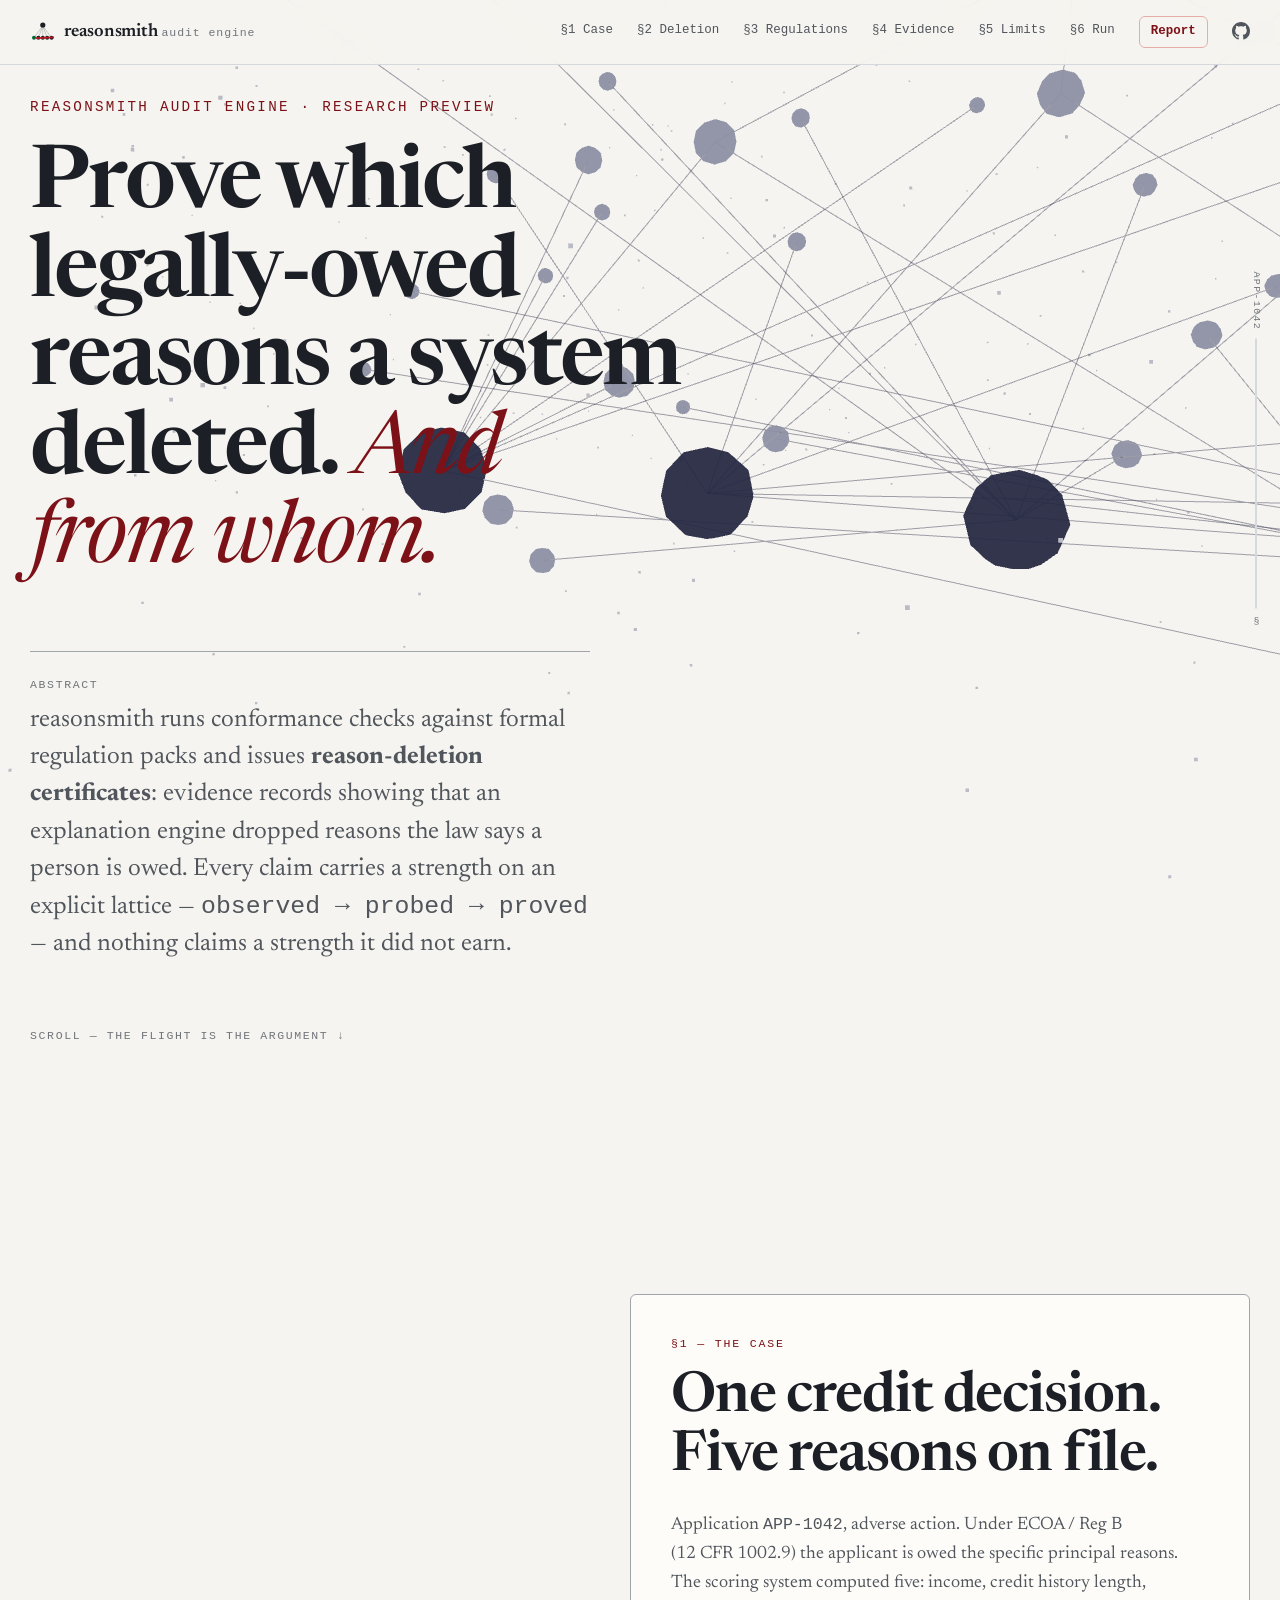
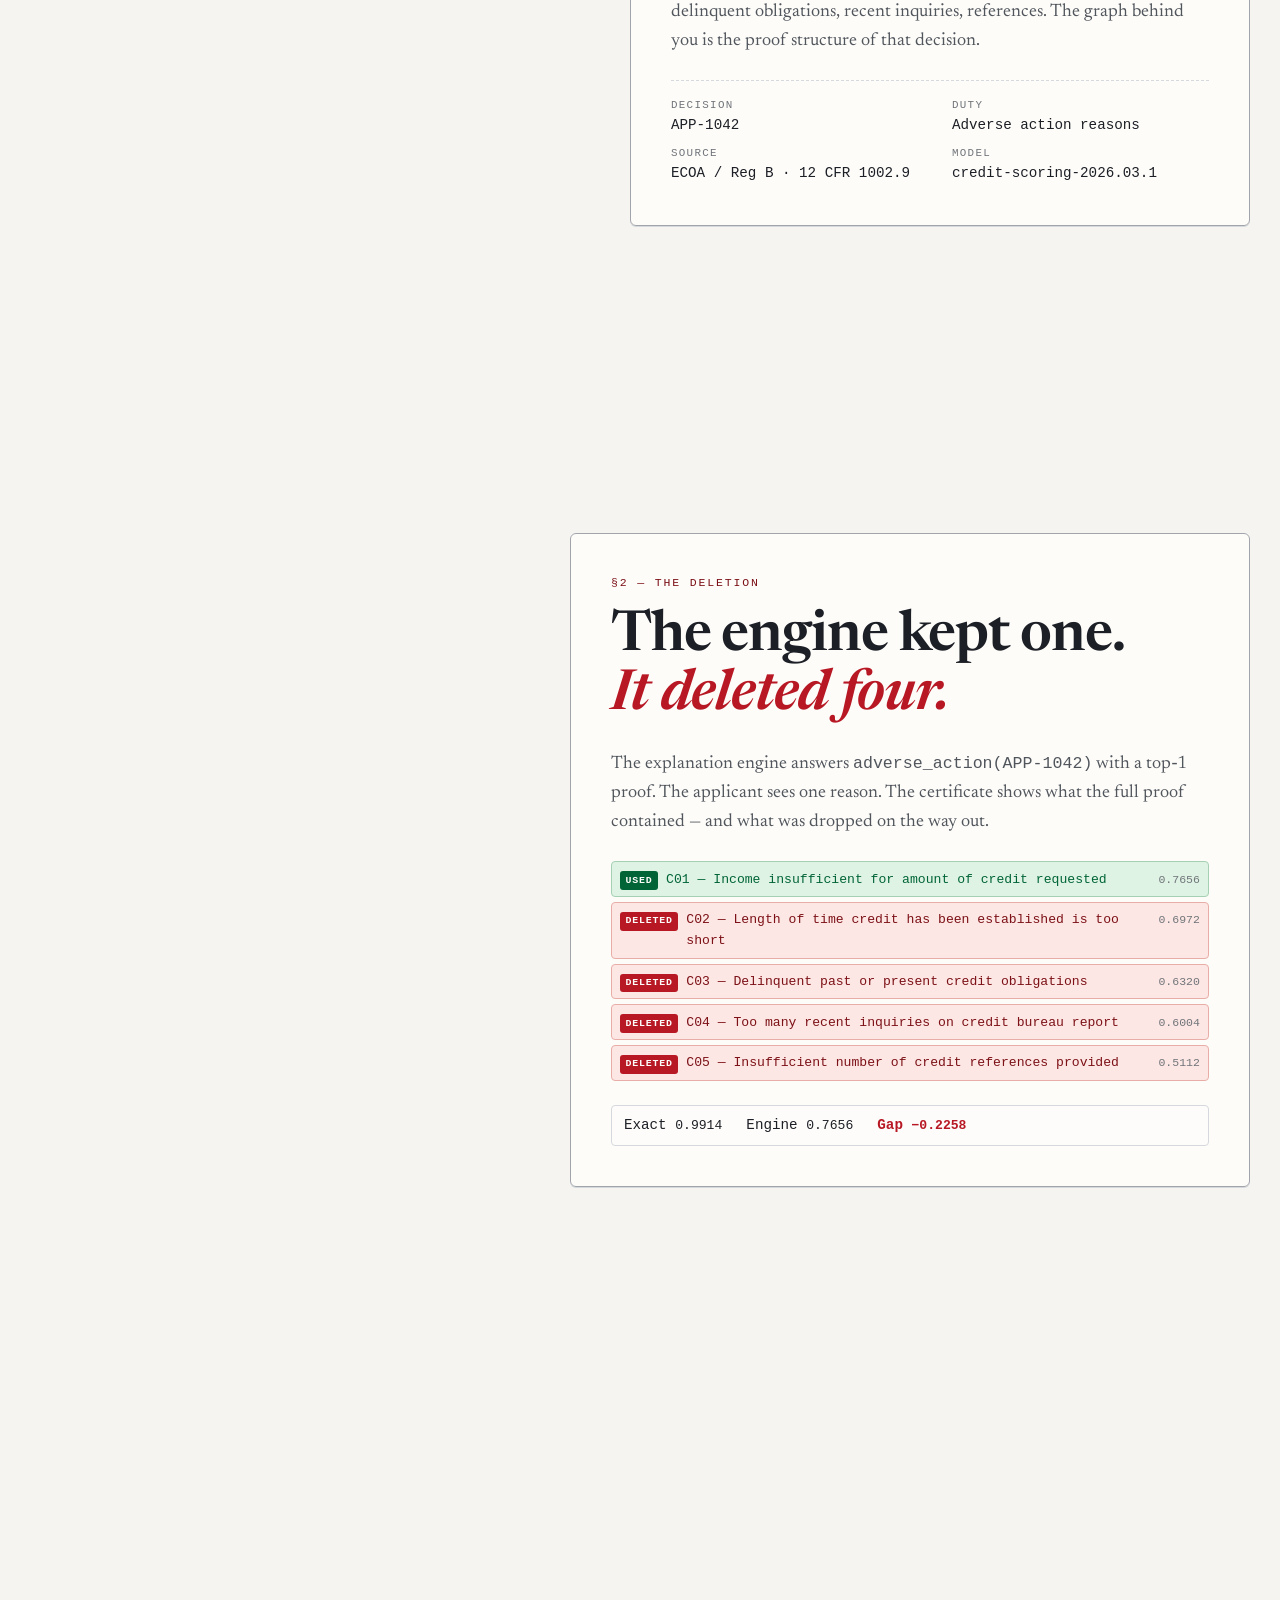
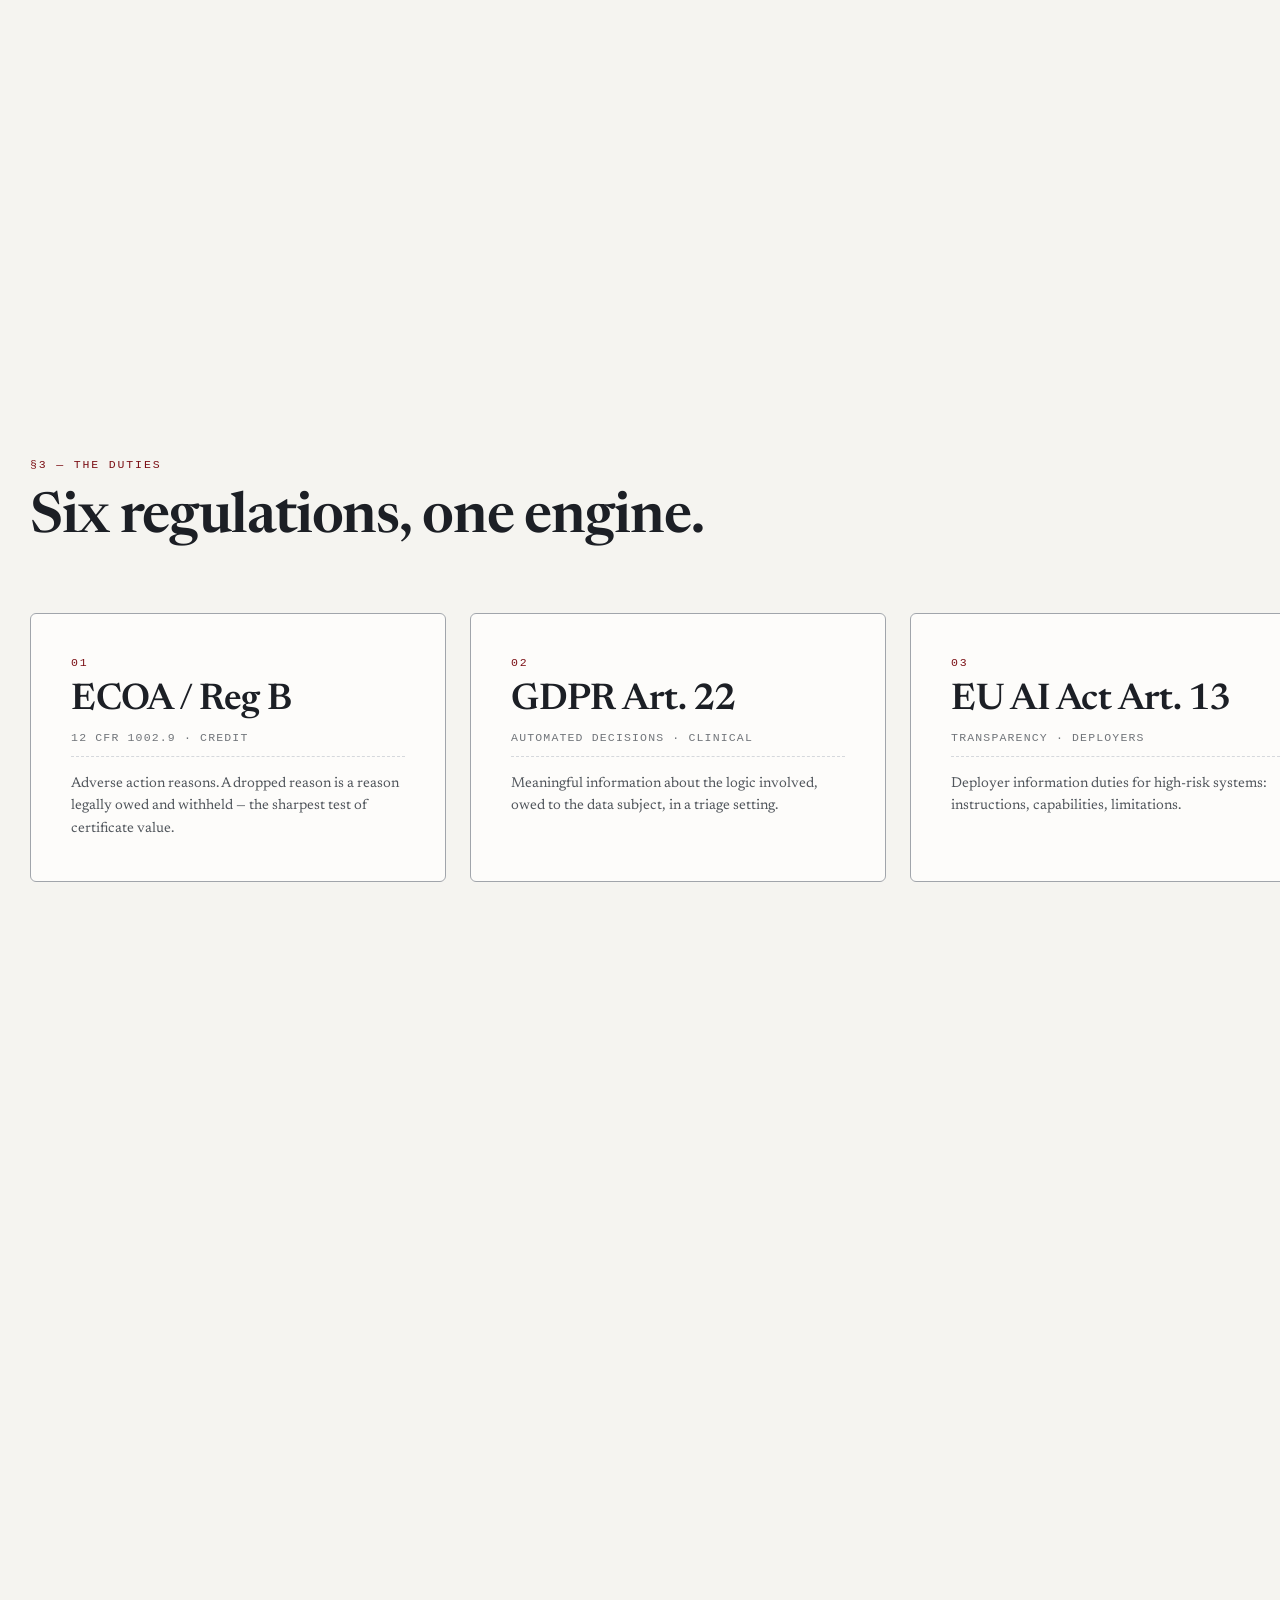
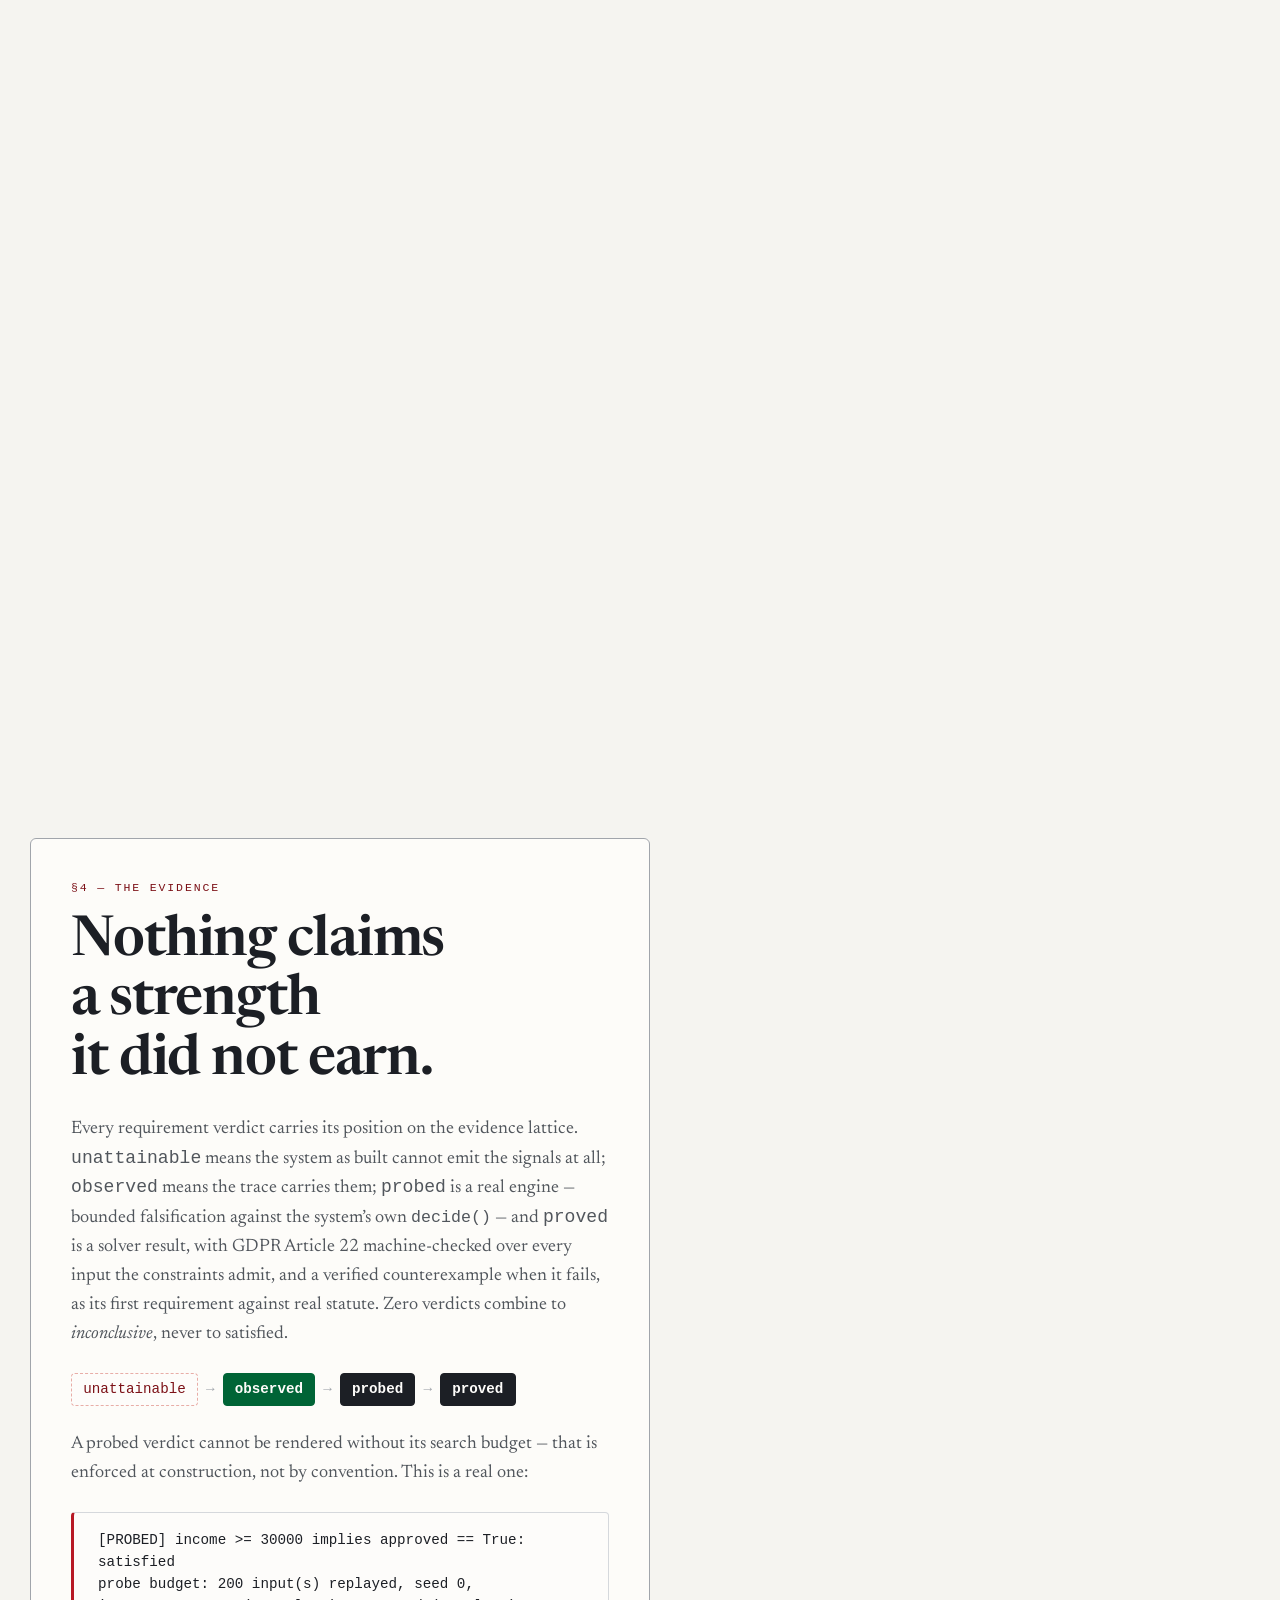
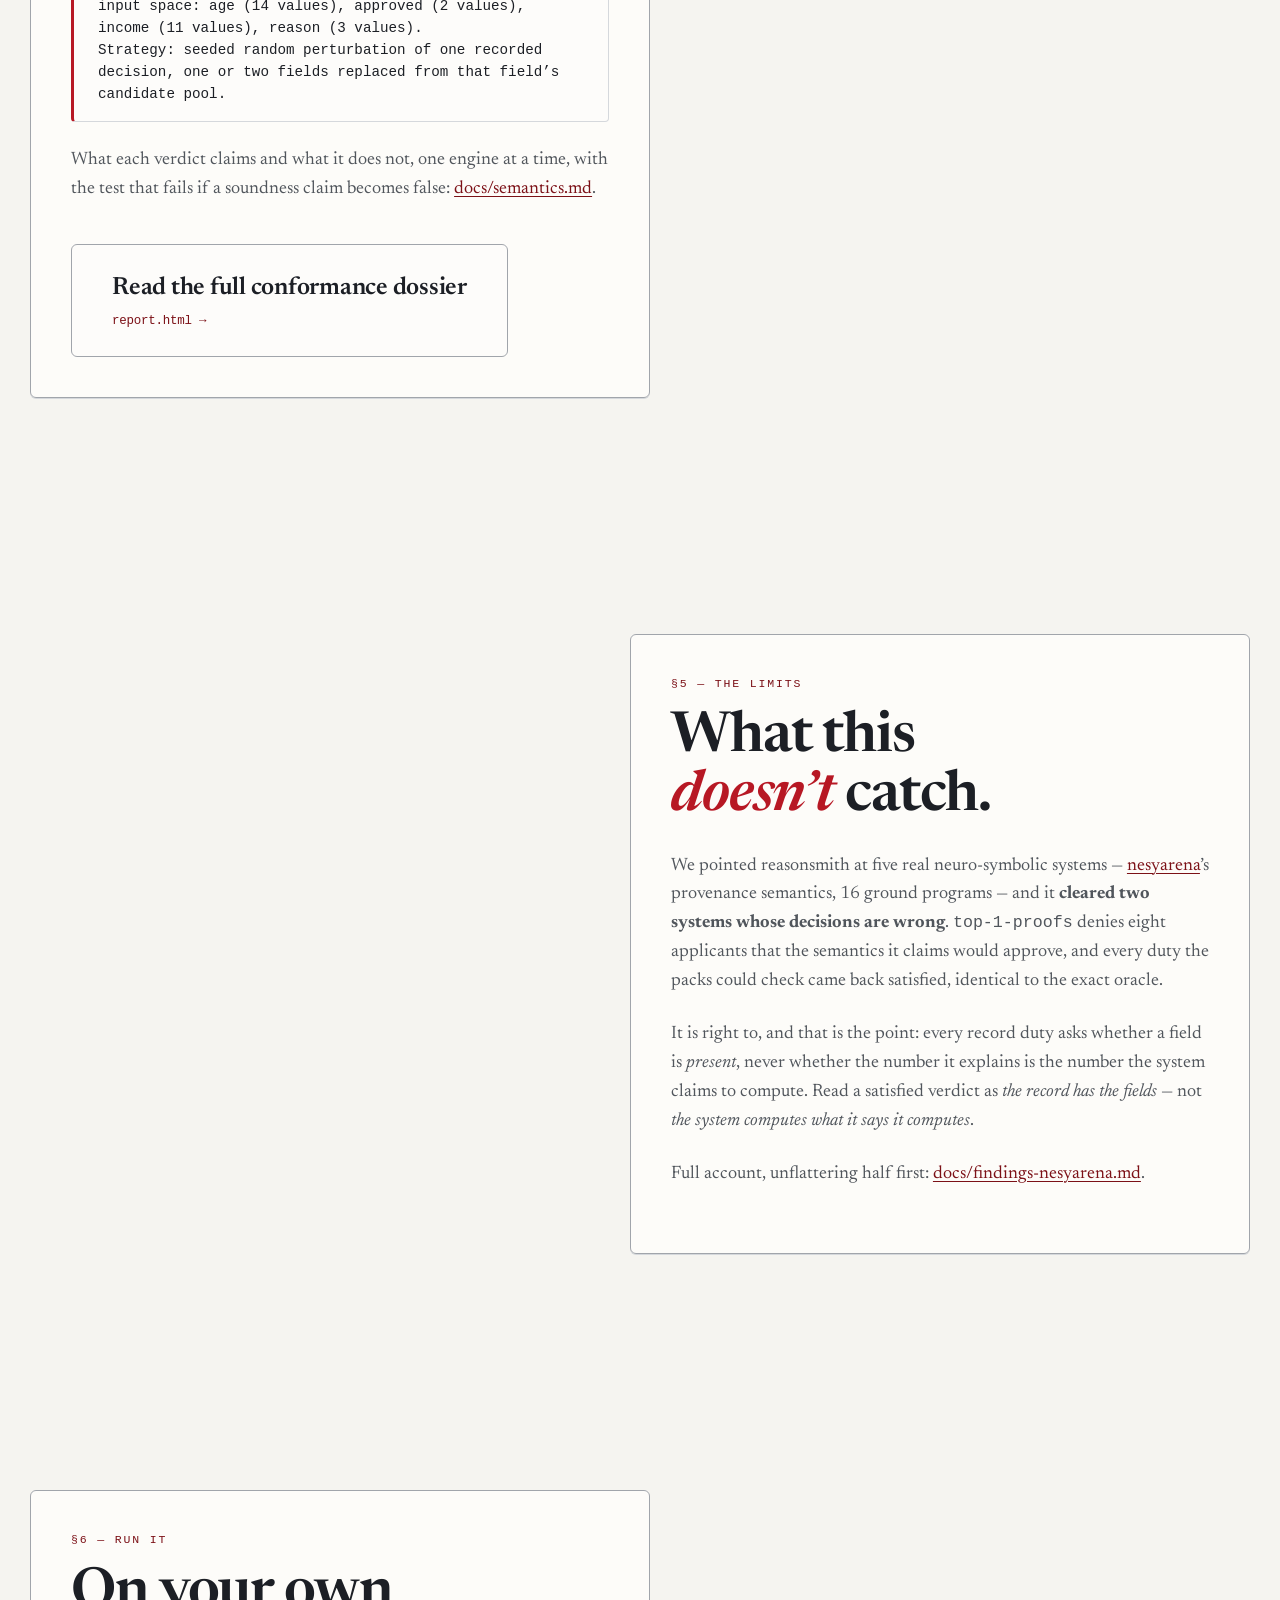
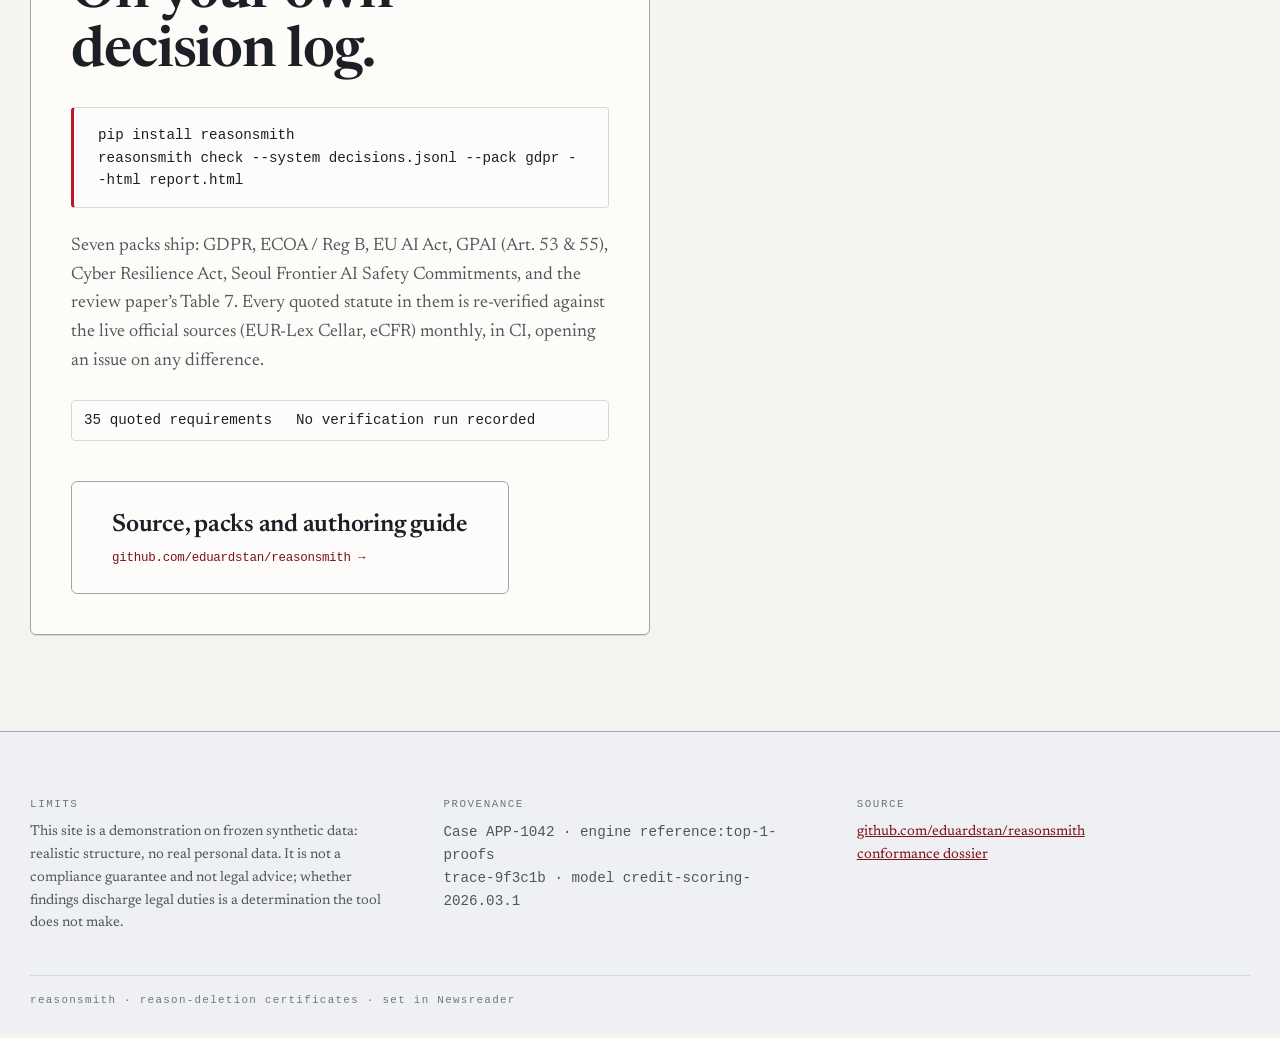
<file: index.html>
<!DOCTYPE html>
<html lang="en">
<head>
  <meta charset="UTF-8">
  <meta name="viewport" content="width=device-width, initial-scale=1.0">
  <title>reasonsmith — prove which legally-owed reasons a system deleted, and from whom</title>
  <meta name="description" content="reasonsmith runs conformance checks against formal regulation packs and issues reason-deletion certificates with explicit evidence-strength verdicts.">
  <link rel="canonical" href="https://reasonsmith.dev/">
  <meta property="og:title" content="reasonsmith — reason-deletion certificates for decision systems">
  <meta property="og:description" content="Prove which legally-owed reasons a system deleted, and from whom. 5 reasons found · 4 deleted — ECOA / Reg B.">
  <meta property="og:image" content="https://reasonsmith.dev/assets/og.png">
  <meta property="og:type" content="website">
  <meta property="og:url" content="https://reasonsmith.dev/">
  <meta name="twitter:card" content="summary_large_image">
  <meta name="twitter:title" content="reasonsmith — reason-deletion certificates for decision systems">
  <meta name="twitter:description" content="Prove which legally-owed reasons a system deleted, and from whom. Every verdict carries its evidence strength: observed, probed, proved.">
  <meta name="twitter:image" content="https://reasonsmith.dev/assets/og.png">
  <script type="application/ld+json">
  {
    "@context": "https://schema.org",
    "@type": "SoftwareSourceCode",
    "name": "reasonsmith",
    "description": "Evidence records and reason-deletion certificates for decision systems: conformance checks against formal regulation packs with explicit evidence-strength verdicts.",
    "license": "https://opensource.org/licenses/MIT",
    "codeRepository": "https://github.com/eduardstan/reasonsmith",
    "programmingLanguage": "Python",
    "author": {
      "@type": "Person",
      "name": "Ionel Eduard Stan"
    }
  }
  </script>
  <link rel="icon" type="image/svg+xml" href="assets/favicon.svg">
  <link rel="preload" as="font" type="font/woff2" href="assets/fonts/newsreader-normal.woff2" crossorigin>
  <link rel="stylesheet" href="site/css/landing.css">
  <script type="importmap">
    {
      "imports": {
        "three": "./vendor/three.module.js",
        "lenis": "./vendor/lenis.esm.js"
      }
    }
  </script>
  <noscript>
    <style>
      #gl, .progress-rail, .hero-hint { display: none; }
      .beat, .hscroll { min-height: 0; padding: var(--space-xl) 0; }
      .track-wrap { overflow-x: auto; }
    </style>
  </noscript>
</head>
<body>
  <canvas id="gl" aria-hidden="true"></canvas>

  <a class="skip-link" href="#case">Skip to content</a>

  <div class="progress-rail" aria-hidden="true">
    <span class="rail-label">APP-1042</span>
    <span class="rail-track"><span class="rail-fill" id="rail-fill"></span></span>
    <span class="rail-label">§</span>
  </div>

  <header class="site-head">
    <a class="brand" href="#top" aria-label="reasonsmith — back to top">
      <svg class="brand-mark" viewBox="0 0 64 64" aria-hidden="true">
        <g stroke="currentColor" stroke-opacity="0.35" stroke-width="1.5">
          <line x1="10" y1="47" x2="32" y2="17"/><line x1="21" y1="47" x2="32" y2="17"/>
          <line x1="32" y1="47" x2="32" y2="17"/><line x1="43" y1="47" x2="32" y2="17"/>
          <line x1="54" y1="47" x2="32" y2="17"/>
        </g>
        <circle cx="32" cy="15" r="6.5" fill="currentColor"/>
        <circle cx="10" cy="47" r="5" class="mark-live"/>
        <circle cx="21" cy="47" r="5" fill="currentColor"/>
        <circle cx="32" cy="47" r="5" fill="currentColor"/>
        <circle cx="43" cy="47" r="5" fill="currentColor"/>
        <circle cx="54" cy="47" r="5" fill="currentColor"/>
        <rect x="15" y="44.8" width="45" height="4.4" rx="1.2" class="mark-strike" transform="rotate(-3 37.5 47)"/>
      </svg>
      <span class="brand-word">reasonsmith <span class="brand-sub">audit engine</span></span>
    </a>
    <nav class="site-nav" aria-label="Sections">
      <a href="#case">§1 Case</a>
      <a href="#deletion">§2 Deletion</a>
      <a href="#regulations">§3 Regulations</a>
      <a href="#lattice">§4 Evidence</a>
      <a href="#limits">§5 Limits</a>
      <a href="#run">§6 Run</a>
      <a href="report.html" class="nav-report">Report</a>
      <a href="https://github.com/eduardstan/reasonsmith" class="nav-github" aria-label="reasonsmith on GitHub" target="_blank" rel="noopener">
        <svg viewBox="0 0 16 16" width="18" height="18" fill="currentColor" aria-hidden="true">
          <path d="M8 0C3.58 0 0 3.58 0 8c0 3.54 2.29 6.53 5.47 7.59.4.07.55-.17.55-.38 0-.19-.01-.82-.01-1.49-2.01.37-2.53-.49-2.69-.94-.09-.23-.48-.94-.82-1.13-.28-.15-.68-.52-.01-.53.63-.01 1.08.58 1.23.82.72 1.21 1.87.87 2.33.66.07-.52.28-.87.51-1.07-1.78-.2-3.64-.89-3.64-3.95 0-.87.31-1.59.82-2.15-.08-.2-.36-1.02.08-2.12 0 0 .67-.21 2.2.82.64-.18 1.32-.27 2-.27s1.36.09 2 .27c1.53-1.04 2.2-.82 2.2-.82.44 1.1.16 1.92.08 2.12.51.56.82 1.27.82 2.15 0 3.07-1.87 3.75-3.65 3.95.29.25.54.73.54 1.48 0 1.07-.01 1.93-.01 2.2 0 .21.15.46.55.38A8.01 8.01 0 0 0 16 8c0-4.42-3.58-8-8-8Z"/>
        </svg>
      </a>
    </nav>
  </header>

  <main>
    <section class="hero" id="top">
      <p class="kicker">reasonsmith audit engine · research preview</p>
      <h1 class="hero-title">Prove which legally&#8209;owed reasons a system deleted. <em>And from whom.</em></h1>
      <div class="abstract">
        <p class="abstract-label">Abstract</p>
        <p>
          reasonsmith runs conformance checks against formal regulation packs and issues
          <strong>reason-deletion certificates</strong>: evidence records showing that an explanation
          engine dropped reasons the law says a person is owed. Every claim carries a strength on an
          explicit lattice &mdash; <span class="mono">observed &rarr; probed &rarr; proved</span> &mdash;
          and nothing claims a strength it did not earn.
        </p>
      </div>
      <p class="hero-hint mono" aria-hidden="true">scroll &mdash; the flight is the argument &darr;</p>
    </section>

    <section class="beat" id="case">
      <div class="beat-inner">
        <p class="beat-index mono">§1 — The case</p>
        <h2>One credit decision.<br>Five reasons on file.</h2>
        <p class="beat-copy">
          Application <code>APP-1042</code>, adverse action. Under ECOA / Reg&nbsp;B (12&nbsp;CFR&nbsp;1002.9)
          the applicant is owed the specific principal reasons. The scoring system computed five:
          income, credit history length, delinquent obligations, recent inquiries, references.
          The graph behind you is the proof structure of that decision.
        </p>
        <dl class="case-meta mono">
          <div><dt>Decision</dt><dd>APP-1042</dd></div>
          <div><dt>Duty</dt><dd>Adverse action reasons</dd></div>
          <div><dt>Source</dt><dd>ECOA / Reg B · 12 CFR 1002.9</dd></div>
          <div><dt>Model</dt><dd>credit-scoring-2026.03.1</dd></div>
        </dl>
      </div>
    </section>

    <section class="beat pinned" id="deletion">
      <div class="beat-inner">
        <p class="beat-index mono">§2 — The deletion</p>
        <h2>The engine kept one.<br><span class="accent">It deleted four.</span></h2>
        <p class="beat-copy">
          The explanation engine answers <code>adverse_action(APP-1042)</code> with a top&#8209;1 proof.
          The applicant sees one reason. The certificate shows what the full proof contained &mdash;
          and what was dropped on the way out.
        </p>
        <ul class="reason-audit mono" id="reason-audit">
          <li class="ra-live"><span class="ra-tag">used</span> C01 — Income insufficient for amount of credit requested <span class="ra-score">0.7656</span></li>
          <li class="ra-deleted"><span class="ra-tag">deleted</span> C02 — Length of time credit has been established is too short <span class="ra-score">0.6972</span></li>
          <li class="ra-deleted"><span class="ra-tag">deleted</span> C03 — Delinquent past or present credit obligations <span class="ra-score">0.6320</span></li>
          <li class="ra-deleted"><span class="ra-tag">deleted</span> C04 — Too many recent inquiries on credit bureau report <span class="ra-score">0.6004</span></li>
          <li class="ra-deleted"><span class="ra-tag">deleted</span> C05 — Insufficient number of credit references provided <span class="ra-score">0.5112</span></li>
        </ul>
        <p class="values-bar mono">
          <span>Exact <code>0.9914</code></span>
          <span>Engine <code>0.7656</code></span>
          <span class="gap">Gap <code>&minus;0.2258</code></span>
        </p>
      </div>
    </section>

    <section class="hscroll" id="regulations">
      <div class="hscroll-head">
        <p class="beat-index mono">§3 — The duties</p>
        <h2>Six regulations, one engine.</h2>
      </div>
      <div class="track-wrap">
        <div class="track" id="track">
          <article class="panel">
            <p class="panel-no mono">01</p>
            <h3>ECOA / Reg B</h3>
            <p class="panel-law mono">12 CFR 1002.9 · credit</p>
            <p>Adverse action reasons. A dropped reason is a reason legally owed and withheld — the sharpest test of certificate value.</p>
          </article>
          <article class="panel">
            <p class="panel-no mono">02</p>
            <h3>GDPR Art. 22</h3>
            <p class="panel-law mono">automated decisions · clinical</p>
            <p>Meaningful information about the logic involved, owed to the data subject, in a triage setting.</p>
          </article>
          <article class="panel">
            <p class="panel-no mono">03</p>
            <h3>EU AI Act Art. 13</h3>
            <p class="panel-law mono">transparency · deployers</p>
            <p>Deployer information duties for high-risk systems: instructions, capabilities, limitations.</p>
          </article>
          <article class="panel">
            <p class="panel-no mono">04</p>
            <h3>EU AI Act Art. 12</h3>
            <p class="panel-law mono">record-keeping · logs</p>
            <p>Automatic event logs over the system's lifetime, retained for the regulatory lookback window.</p>
          </article>
          <article class="panel">
            <p class="panel-no mono">05</p>
            <h3>FDA GMLP</h3>
            <p class="panel-law mono">SaMD · good machine learning practice</p>
            <p>Design history, verification logs and change control for software as a medical device.</p>
          </article>
          <article class="panel">
            <p class="panel-no mono">06</p>
            <h3>NIST AI RMF 1.0</h3>
            <p class="panel-law mono">continuous monitoring</p>
            <p>Monitoring logs, thresholds, reviews and incident tickets as ongoing evidence, not one-off attestations.</p>
          </article>
        </div>
      </div>
    </section>

    <section class="beat" id="lattice">
      <div class="beat-inner">
        <p class="beat-index mono">§4 — The evidence</p>
        <h2>Nothing claims a strength<br>it did not earn.</h2>
        <p class="beat-copy">
          Every requirement verdict carries its position on the evidence lattice.
          <span class="mono">unattainable</span> means the system as built cannot emit the signals at all;
          <span class="mono">observed</span> means the trace carries them;
          <span class="mono">probed</span> is a real engine &mdash; bounded falsification against the
          system&rsquo;s own <code>decide()</code> &mdash; and <span class="mono">proved</span> is a solver
          result, with GDPR Article&nbsp;22 machine-checked over every input the constraints admit,
          and a verified counterexample when it fails, as its
          first requirement against real statute. Zero verdicts combine to <em>inconclusive</em>, never
          to satisfied.
        </p>
        <div class="lattice-strip mono" aria-label="Evidence strength lattice">
          <span class="ls-step ls-unattainable">unattainable</span><span class="ls-arrow">&rarr;</span>
          <span class="ls-step ls-observed">observed</span><span class="ls-arrow">&rarr;</span>
          <span class="ls-step ls-probed">probed</span><span class="ls-arrow">&rarr;</span>
          <span class="ls-step ls-proved">proved</span>
        </div>
        <p class="beat-copy">
          A probed verdict cannot be rendered without its search budget &mdash; that is enforced at
          construction, not by convention. This is a real one:
        </p>
        <pre class="terminal mono">[PROBED] income &gt;= 30000 implies approved == True: satisfied
probe budget: 200 input(s) replayed, seed 0,
input space: age (14 values), approved (2 values),
income (11 values), reason (3 values).
Strategy: seeded random perturbation of one recorded
decision, one or two fields replaced from that field&rsquo;s
candidate pool.</pre>
        <p class="beat-copy">
          What each verdict claims and what it does not, one engine at a time, with the test that
          fails if a soundness claim becomes false:
          <a href="https://github.com/eduardstan/reasonsmith/blob/main/docs/semantics.md">docs/semantics.md</a>.
        </p>
        <p class="report-cta">
          <a class="report-link" href="report.html">
            Read the full conformance dossier
            <span class="mono">report.html &rarr;</span>
          </a>
        </p>
      </div>
    </section>

    <section class="beat" id="limits">
      <div class="beat-inner">
        <p class="beat-index mono">§5 — The limits</p>
        <h2>What this <span class="accent">doesn&rsquo;t</span> catch.</h2>
        <p class="beat-copy">
          We pointed reasonsmith at five real neuro-symbolic systems &mdash;
          <a href="https://github.com/eduardstan/nesyarena">nesyarena</a>&rsquo;s provenance semantics,
          16 ground programs &mdash; and it <strong>cleared two systems whose decisions are wrong</strong>.
          <code>top-1-proofs</code> denies eight applicants that the semantics it claims would approve,
          and every duty the packs could check came back satisfied, identical to the exact oracle.
        </p>
        <p class="beat-copy">
          It is right to, and that is the point: every record duty asks whether a field is
          <em>present</em>, never whether the number it explains is the number the system claims to
          compute. Read a satisfied verdict as <em>the record has the fields</em> &mdash; not
          <em>the system computes what it says it computes</em>.
        </p>
        <p class="beat-copy">
          Full account, unflattering half first:
          <a href="https://github.com/eduardstan/reasonsmith/blob/main/docs/findings-nesyarena.md">docs/findings-nesyarena.md</a>.
        </p>
      </div>
    </section>

    <section class="beat" id="run">
      <div class="beat-inner">
        <p class="beat-index mono">§6 — Run it</p>
        <h2>On your own decision log.</h2>
        <pre class="terminal mono">pip install reasonsmith
reasonsmith check --system decisions.jsonl --pack gdpr --html report.html</pre>
        <p class="beat-copy">
          <span data-count="pack_count" data-value="7">Seven</span> packs ship: GDPR,
          ECOA&nbsp;/&nbsp;Reg&nbsp;B, EU AI Act, GPAI (Art.&nbsp;53 &amp; 55), Cyber Resilience
          Act, Seoul Frontier AI Safety Commitments, and the review paper&rsquo;s Table&nbsp;7. Every
          quoted statute in them is re-verified against the live official sources (EUR-Lex Cellar,
          eCFR) monthly, in CI, opening an issue on any difference.
        </p>
        <p class="values-bar mono">
          <span><span data-count="quote_count" data-value="35">35</span> quoted requirements</span>
          <span data-count="quotes_verification" data-value="not_run">No verification run recorded</span>
        </p>
        <p class="report-cta">
          <a class="report-link" href="https://github.com/eduardstan/reasonsmith">
            Source, packs and authoring guide
            <span class="mono">github.com/eduardstan/reasonsmith &rarr;</span>
          </a>
        </p>
      </div>
    </section>
  </main>

  <footer class="colophon">
    <div class="colophon-grid">
      <div>
        <p class="foot-label mono">Limits</p>
        <p class="foot-copy">
          This site is a demonstration on frozen synthetic data: realistic structure, no real personal
          data. It is not a compliance guarantee and not legal advice; whether findings discharge legal
          duties is a determination the tool does not make.
        </p>
      </div>
      <div>
        <p class="foot-label mono">Provenance</p>
        <p class="foot-copy mono">
          Case APP-1042 · engine reference:top-1-proofs<br>
          trace-9f3c1b · model credit-scoring-2026.03.1
        </p>
      </div>
      <div>
        <p class="foot-label mono">Source</p>
        <p class="foot-copy">
          <a href="https://github.com/eduardstan/reasonsmith">github.com/eduardstan/reasonsmith</a><br>
          <a href="report.html">conformance dossier</a>
        </p>
      </div>
    </div>
    <p class="foot-line mono">reasonsmith · reason-deletion certificates · set in Newsreader</p>
  </footer>

  <script src="vendor/gsap.min.js"></script>
  <script src="vendor/ScrollTrigger.min.js"></script>
  <script type="module" src="site/js/main.js"></script>
</body>
</html>
</file>
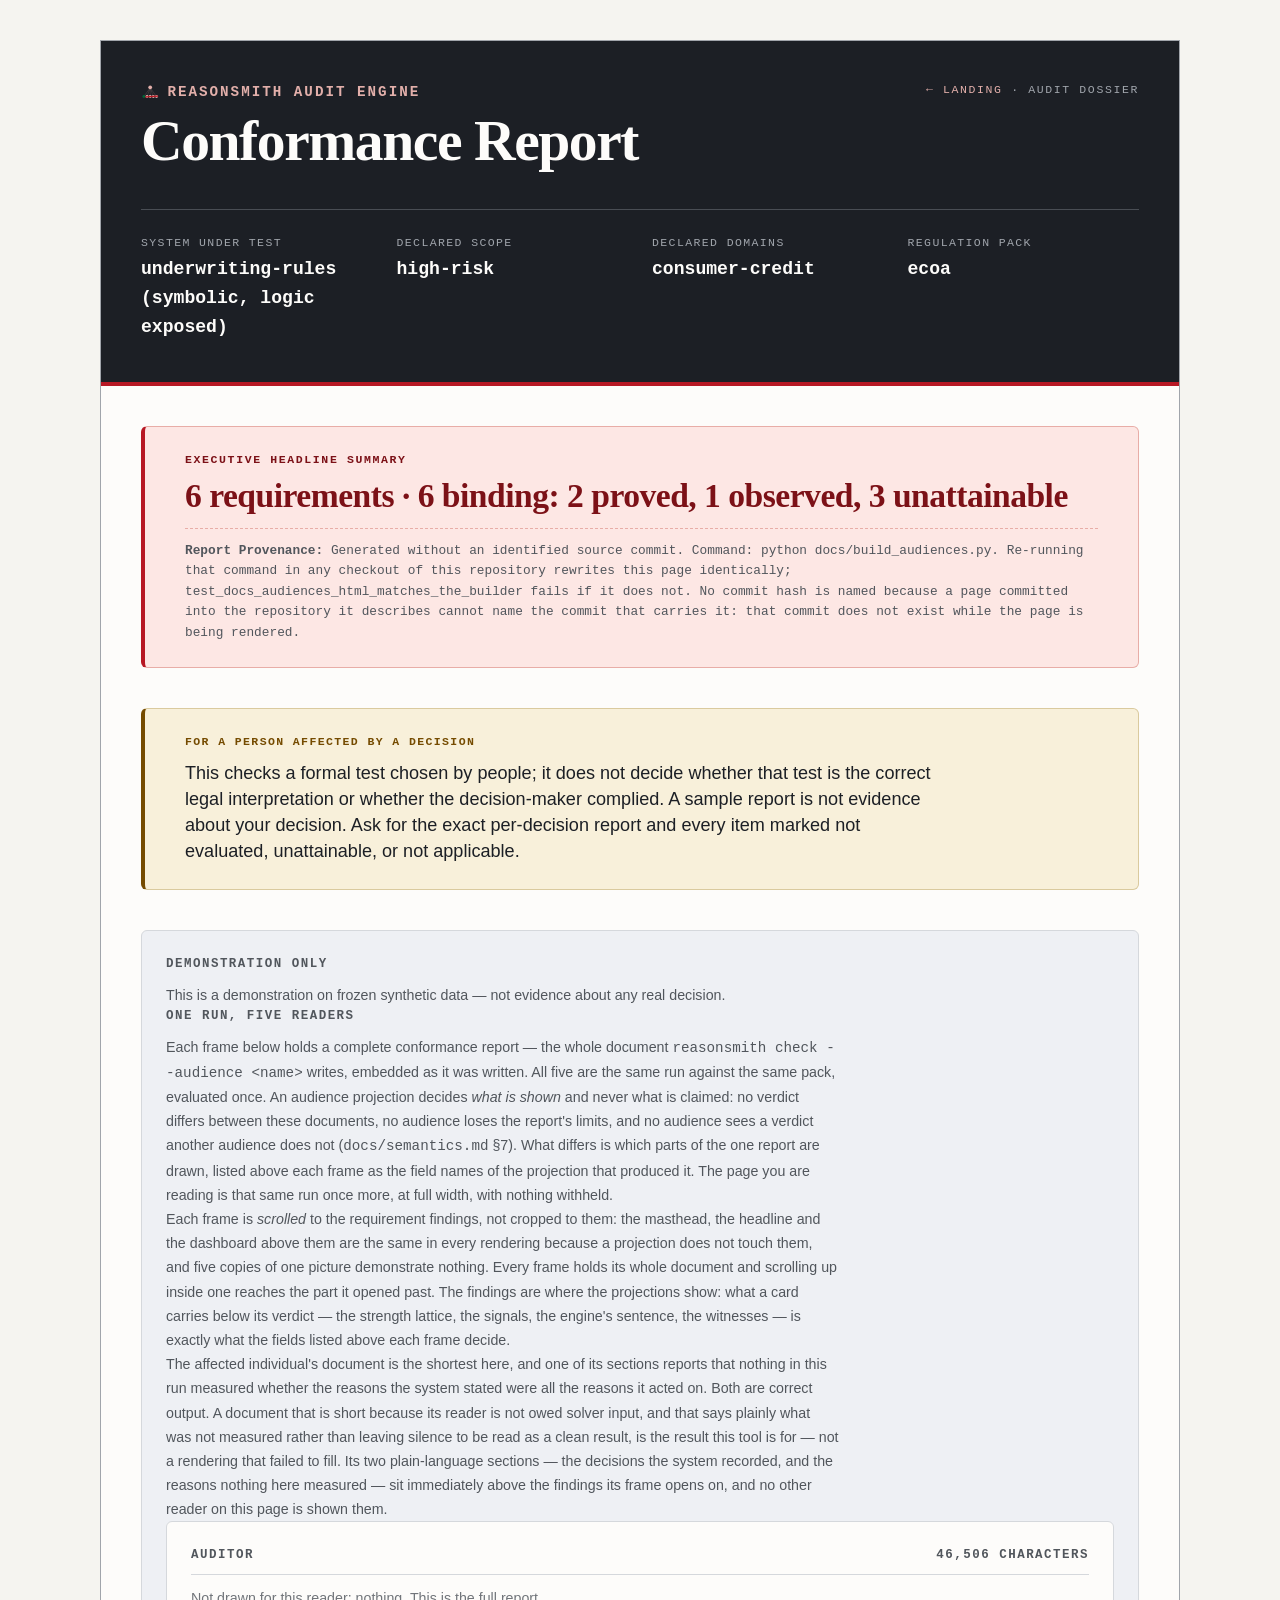
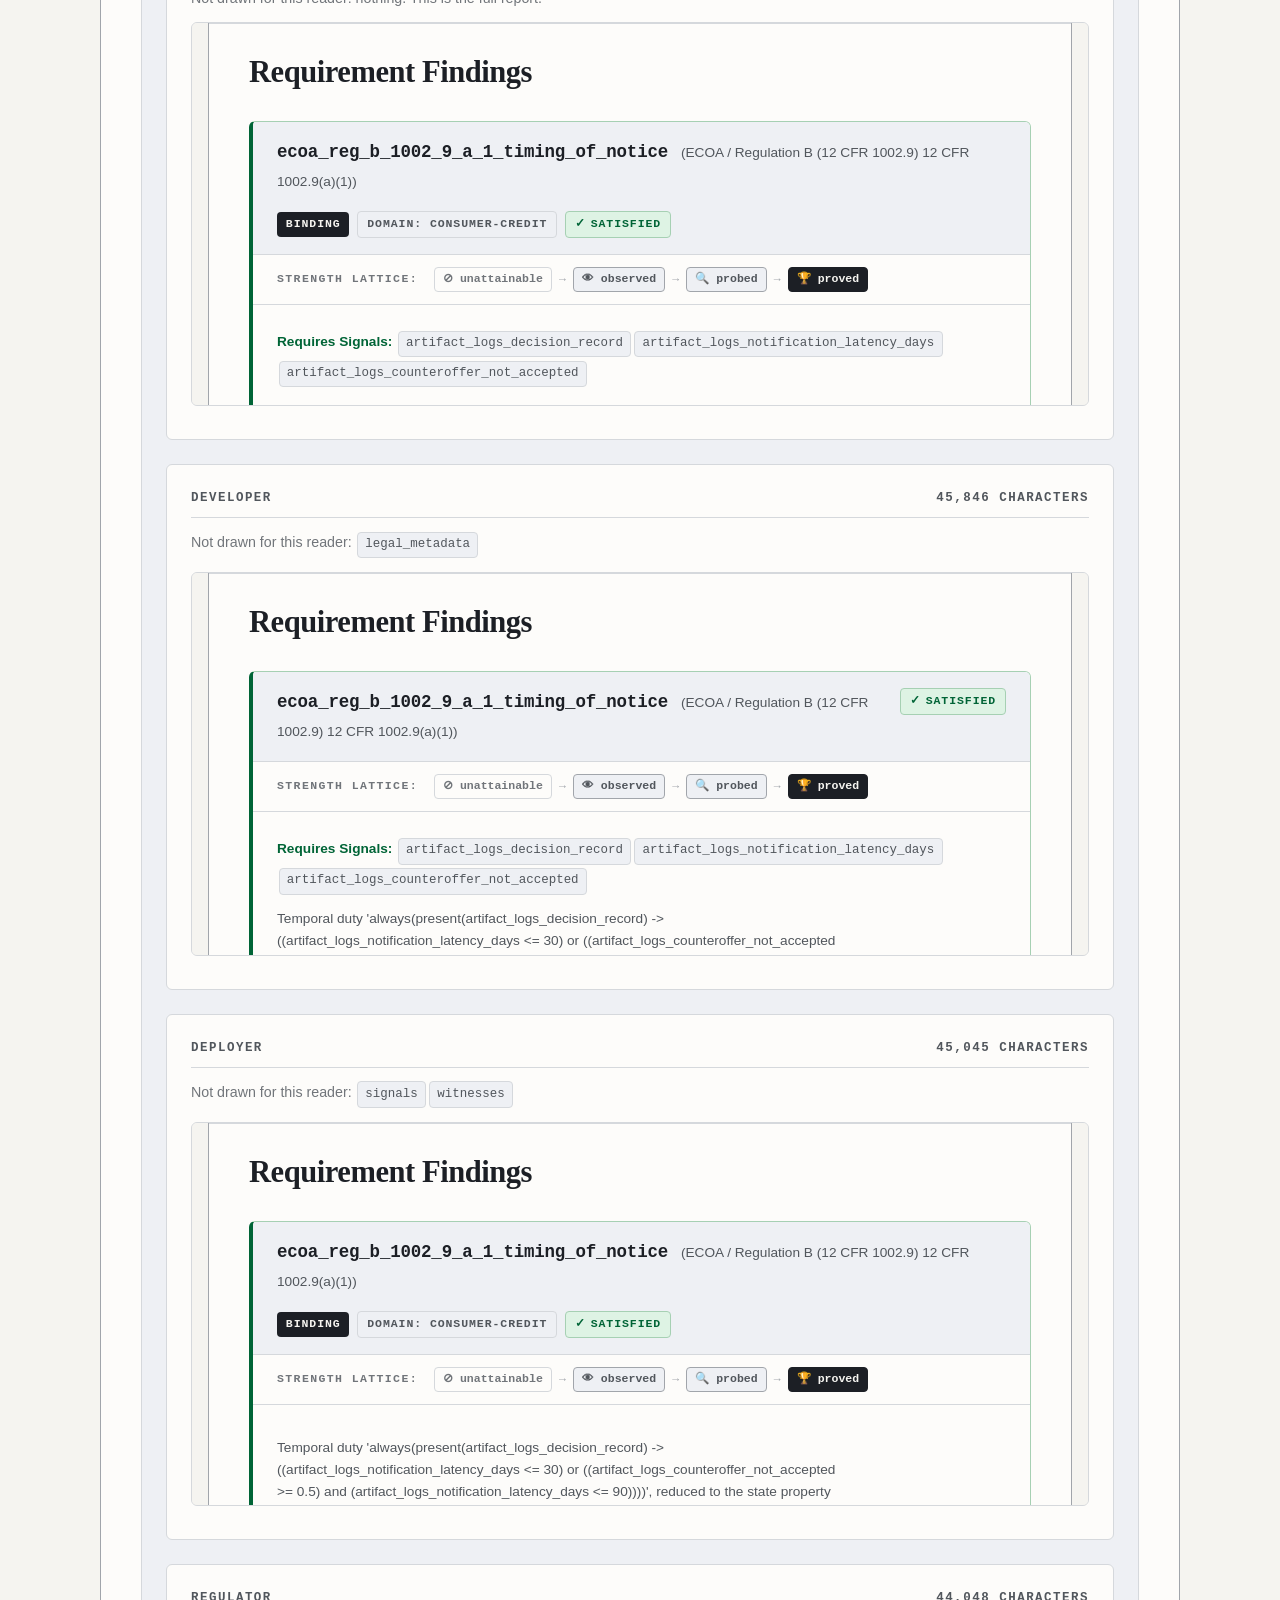
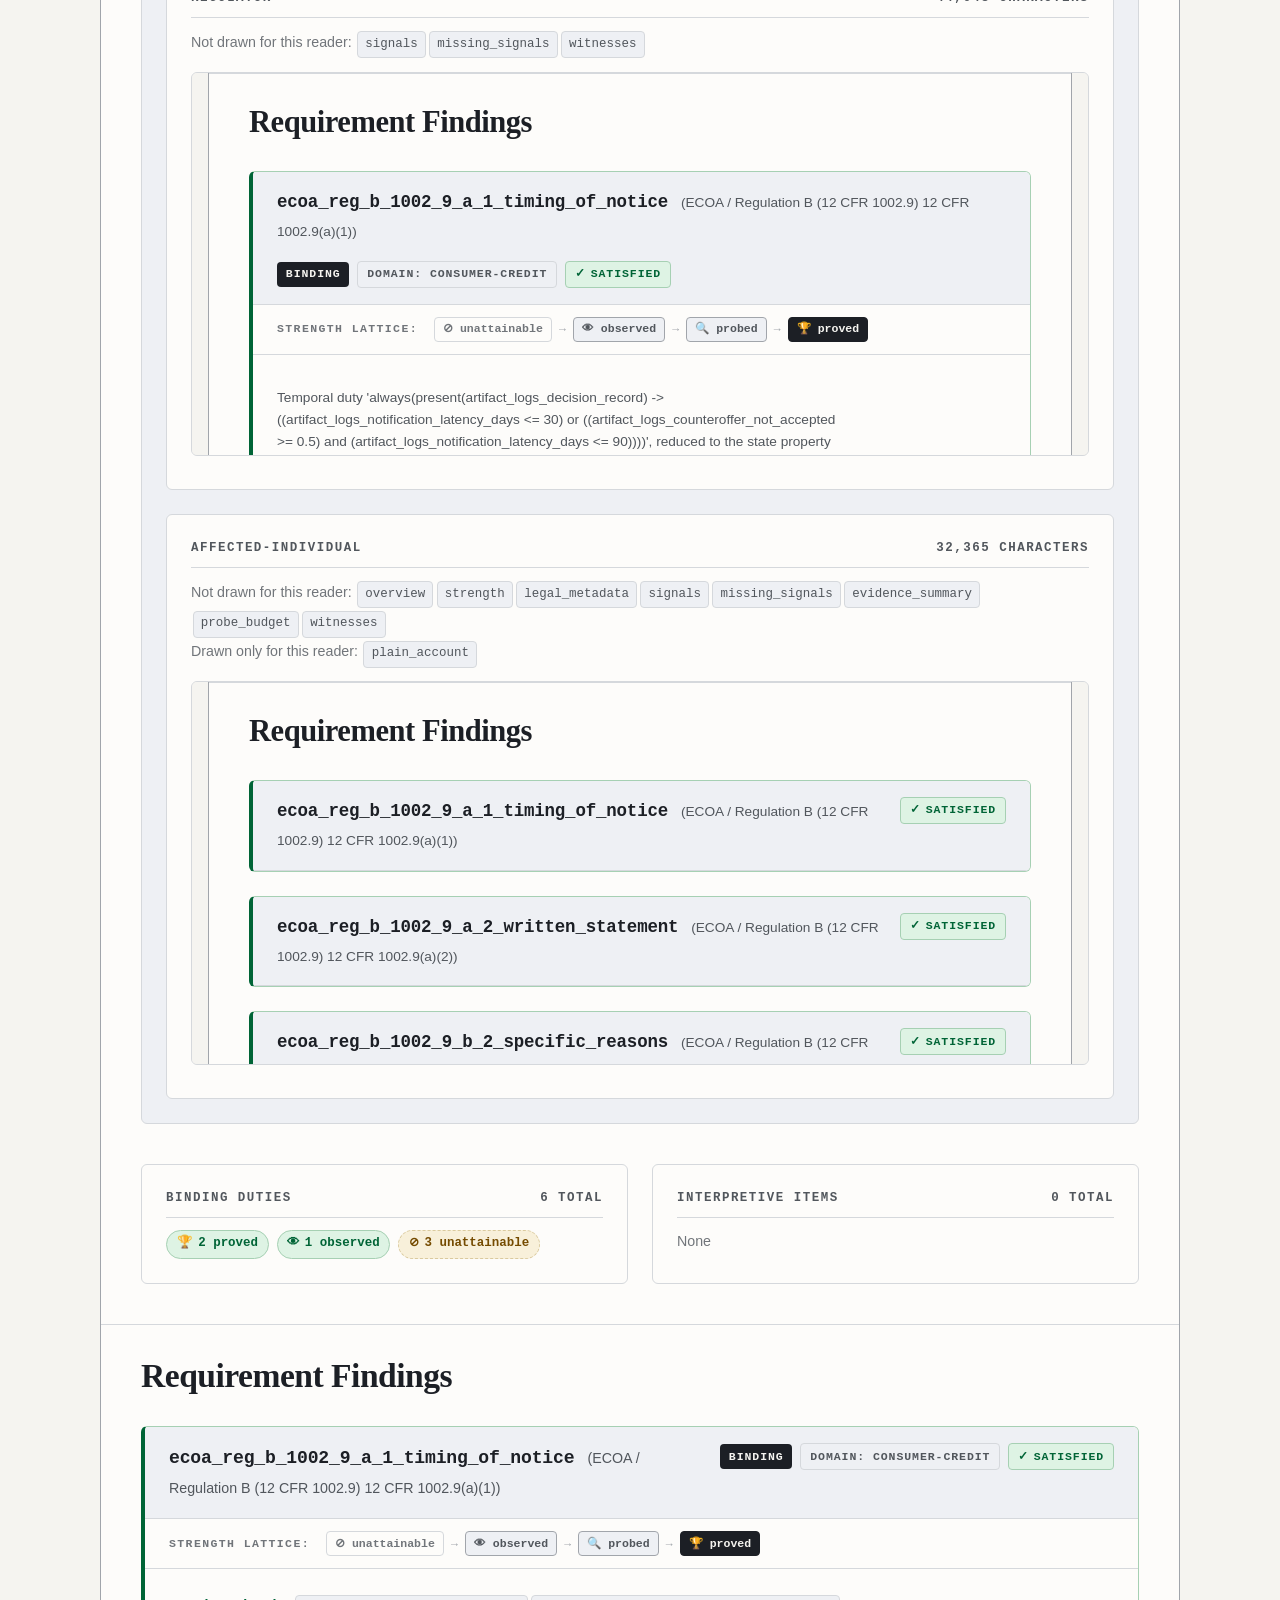
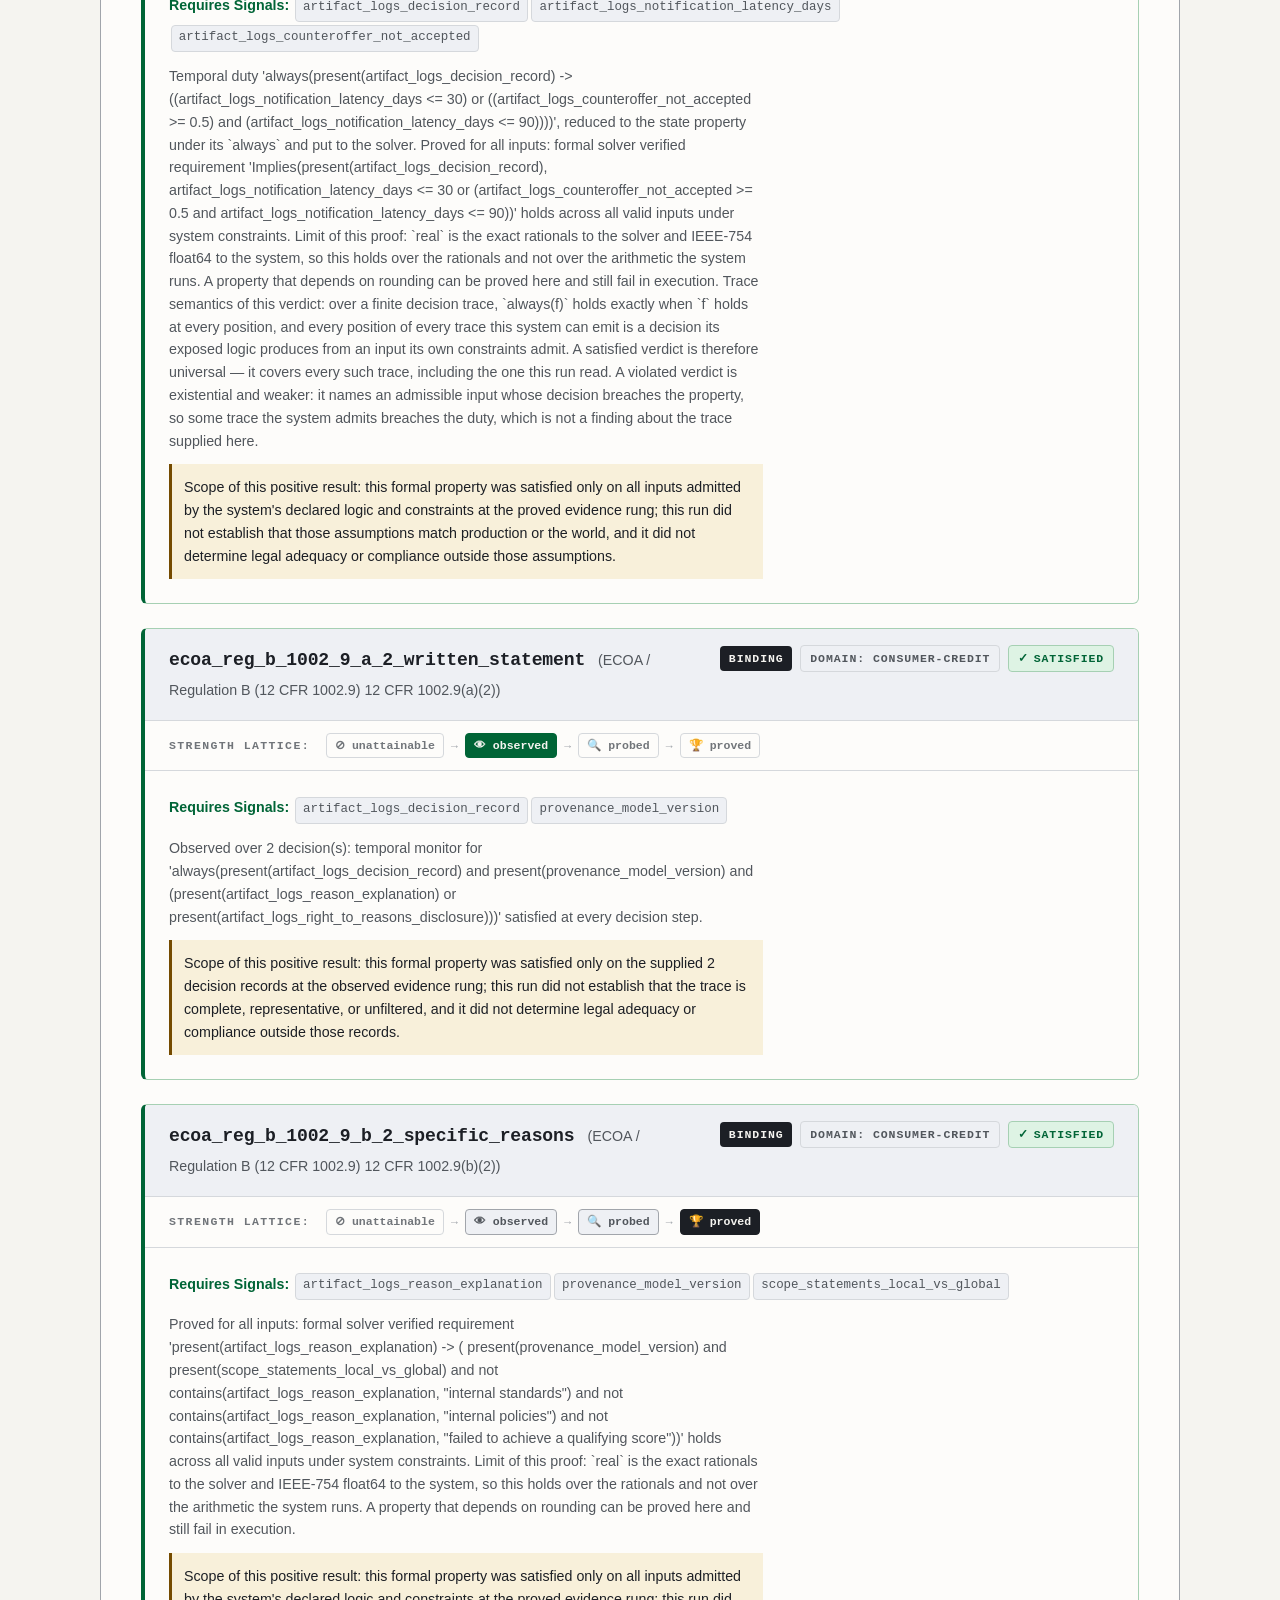
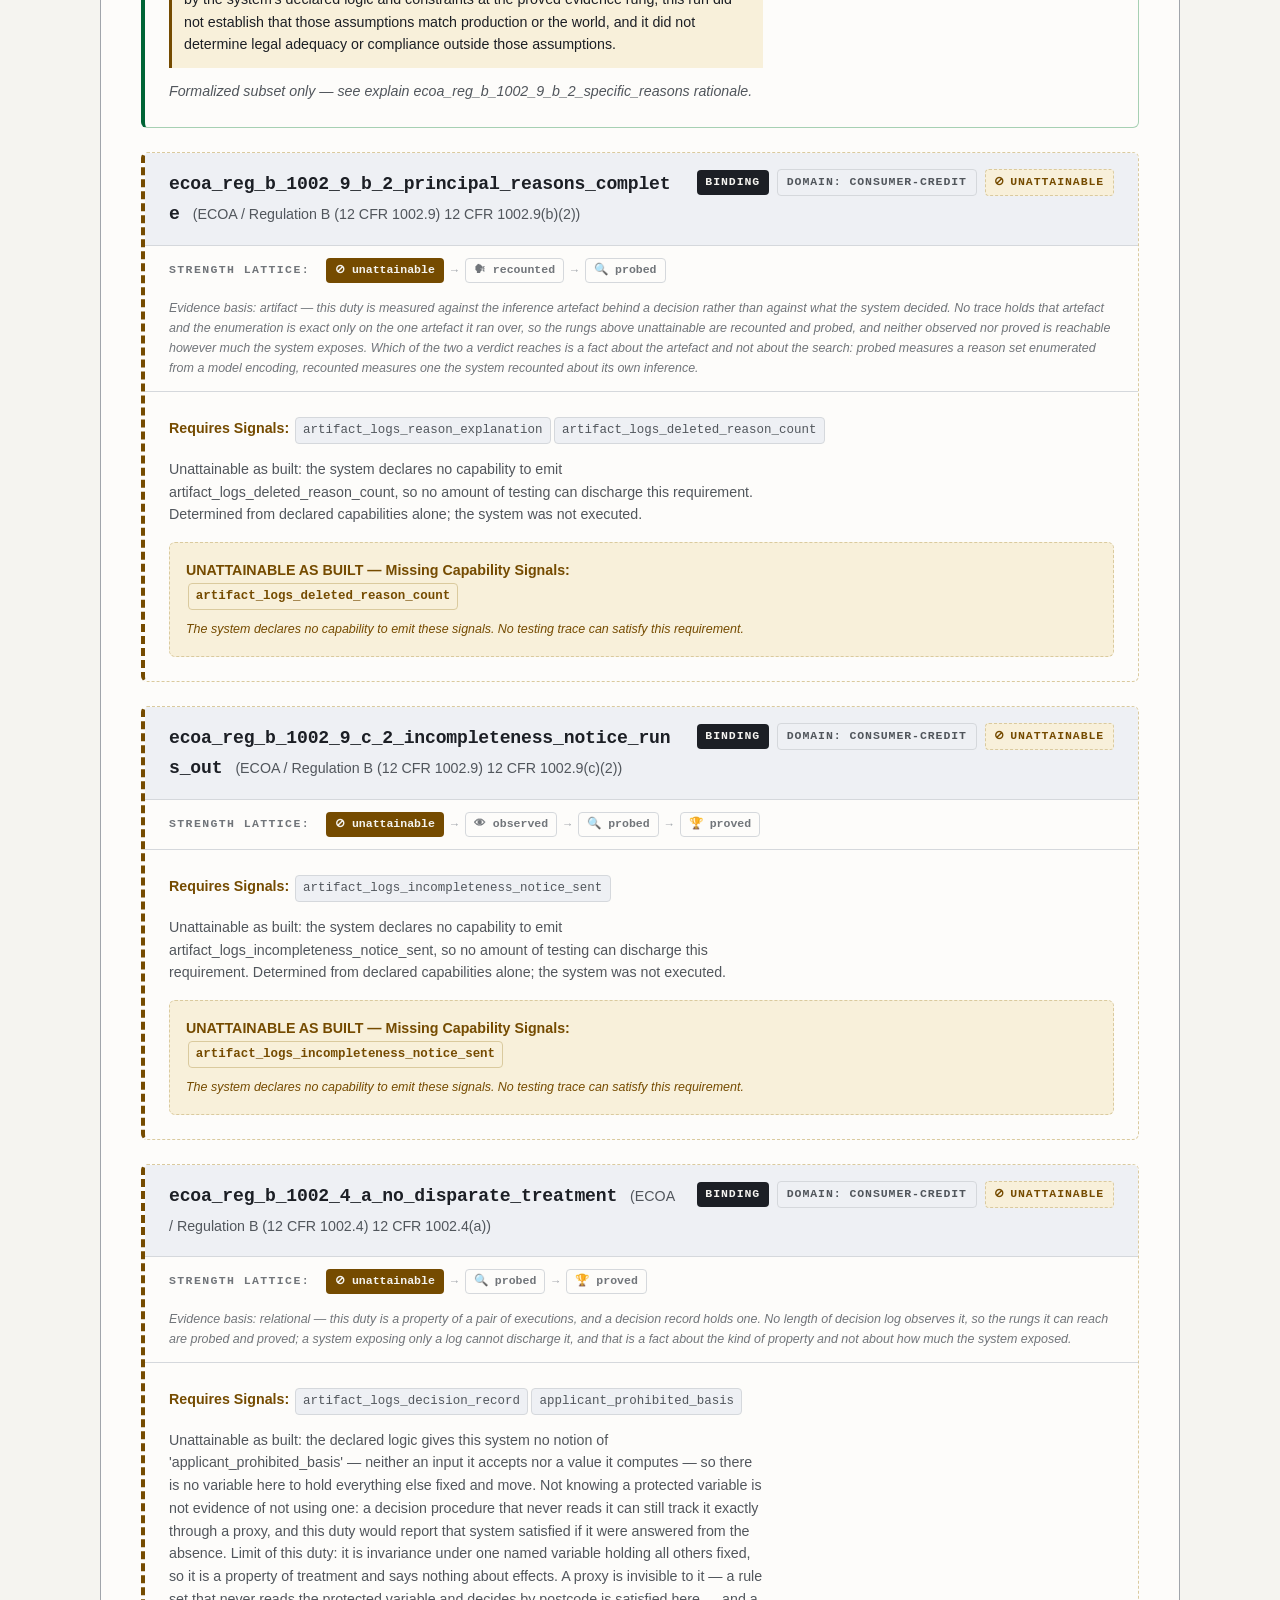
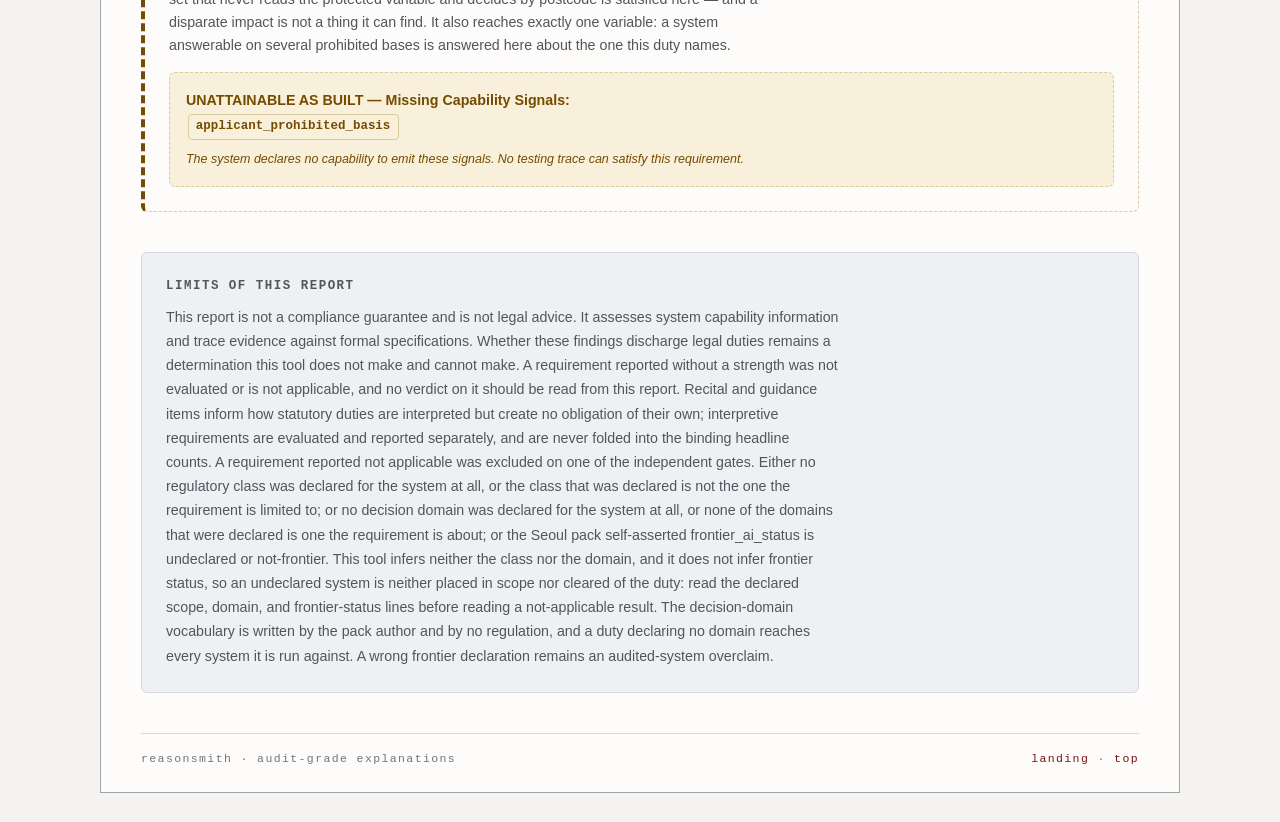
<file: audiences.html>
<!DOCTYPE html>
<html lang="en">
<head>
  <meta charset="UTF-8">
  <meta name="viewport" content="width=device-width, initial-scale=1.0">
  <title>Reasonsmith Conformance Report - underwriting-rules (symbolic, logic exposed)</title>
  <style>
    :root {
      --font-sans: -apple-system, BlinkMacSystemFont, "Segoe UI", Roboto, sans-serif;
      --font-mono: ui-monospace, SFMono-Regular, Menlo, Monaco, Consolas, monospace;
      /* ponytail: a system serif, not Newsreader as on the landing page — the report
         stays self-contained (one inlined woff2 would cost ~130KB for every CLI report).
         Upgrade path: subset Newsreader + data URI if the identity demands it. */
      --font-serif: Georgia, "Times New Roman", serif;

      /* Dossier palette: tinted neutrals in oklch, one accent (deletion red), color by role.
         Every colour is a token here so the dark block below is a second set of values,
         not a second stylesheet. Two rules keep both schemes legible:
         solid chips pair var(--ink)/var(--ok)/var(--warn) with var(--paper), which inverts
         with the scheme; and the report header keeps its own --band/--band-ink pair,
         because it is a dark band in both schemes rather than an inversion of the page. */
      --paper: oklch(96.6% 0.005 95);
      --surface: oklch(99.2% 0.003 95);
      --ink: oklch(24% 0.012 260);
      --ink-muted: oklch(45% 0.012 260);
      --ink-faint: oklch(56% 0.01 260);
      --line: oklch(88% 0.007 260);
      --line-strong: oklch(72% 0.01 260);
      --neutral-soft: oklch(95.5% 0.005 260);
      --band: oklch(24% 0.012 260);
      --band-ink: oklch(99.2% 0.003 95);
      --band-faint: oklch(72% 0.012 260);
      --band-line: oklch(42% 0.012 260);
      --band-accent: oklch(80% 0.06 25);

      --accent: oklch(50% 0.19 25);
      --accent-deep: oklch(38% 0.14 25);
      --accent-soft: oklch(94.5% 0.025 25);
      --accent-line: oklch(80% 0.07 25);

      --ok: oklch(44% 0.11 155);
      --ok-soft: oklch(94.5% 0.03 155);
      --ok-line: oklch(82% 0.06 155);

      --warn: oklch(45% 0.1 75);
      --warn-soft: oklch(95.5% 0.03 90);
      --warn-line: oklch(84% 0.06 90);

      /* Fluid type, ratio 1.25 */
      --step--1: clamp(0.80rem, 0.77rem + 0.15vw, 0.90rem);
      --step-0: clamp(1.00rem, 0.95rem + 0.25vw, 1.13rem);
      --step-1: clamp(1.25rem, 1.15rem + 0.5vw, 1.55rem);
      --step-2: clamp(1.55rem, 1.35rem + 1vw, 2.10rem);
      --display: clamp(2.2rem, 1.5rem + 3.4vw, 3.6rem);

      --space-2xs: 0.5rem;
      --space-xs: 0.75rem;
      --space-s: 1rem;
      --space-m: 1.5rem;
      --space-l: 2.5rem;

      --dur-fast: 0.18s;
      --dur-base: 0.4s;
      --ease-out: cubic-bezier(0.22, 1, 0.36, 1);
      --ease-snap: cubic-bezier(0.16, 1, 0.3, 1);

      --radius: 6px;
    }

    /* Dark scheme. Scoped to `screen` on purpose: the @media print block below assumes the
       light tokens, so a dark OS setting must not follow the page onto paper. */
    @media screen and (prefers-color-scheme: dark) {
      :root {
        --paper: oklch(18% 0.008 260);
        --surface: oklch(22.5% 0.009 260);
        --ink: oklch(93% 0.006 95);
        --ink-muted: oklch(76% 0.008 260);
        --ink-faint: oklch(64% 0.008 260);
        --line: oklch(32% 0.01 260);
        --line-strong: oklch(45% 0.012 260);
        --neutral-soft: oklch(27% 0.009 260);
        --band: oklch(13.5% 0.01 260);
        --band-ink: oklch(95% 0.004 95);
        --band-faint: oklch(70% 0.012 260);
        --band-line: oklch(34% 0.012 260);
        --band-accent: oklch(78% 0.08 25);

        /* Violated red and satisfied green must stay far apart on a dark ground:
           the foreground pair is 72% L red against 78% L green, and each sits on its
           own tinted soft ground rather than on the shared page background. */
        --accent: oklch(66% 0.19 25);
        --accent-deep: oklch(78% 0.13 25);
        --accent-soft: oklch(27% 0.055 25);
        --accent-line: oklch(45% 0.11 25);

        --ok: oklch(78% 0.14 155);
        --ok-soft: oklch(26% 0.045 155);
        --ok-line: oklch(44% 0.08 155);

        --warn: oklch(80% 0.12 80);
        --warn-soft: oklch(27% 0.04 85);
        --warn-line: oklch(46% 0.07 85);
      }
    }

    * { box-sizing: border-box; margin: 0; padding: 0; }
    body {
      font-family: var(--font-sans);
      background-color: var(--paper);
      color: var(--ink);
      line-height: 1.6;
      font-size: var(--step-0);
      padding: var(--space-l) var(--space-s);
    }

    .skip-link {
      position: absolute;
      left: -9999px;
      top: 0;
      z-index: 10;
      background: var(--ink);
      color: var(--paper);
      font-family: var(--font-mono);
      font-size: var(--step--1);
      padding: var(--space-2xs) var(--space-s);
    }
    .skip-link:focus { left: var(--space-s); top: var(--space-s); }

    :focus-visible { outline: 2px solid var(--accent); outline-offset: 2px; }

    .container {
      max-width: 1080px;
      margin: 0 auto;
      background: var(--surface);
      border: 1px solid var(--line-strong);
      overflow: hidden;
    }

    .report-header {
      background: var(--band);
      color: var(--band-ink);
      padding: var(--space-l);
      border-bottom: 4px solid var(--accent);
    }
    .header-top {
      display: flex;
      justify-content: space-between;
      align-items: flex-start;
      gap: var(--space-s);
    }
    .header-corner {
      font-family: var(--font-mono);
      font-size: 0.72rem;
      letter-spacing: 0.14em;
      text-transform: uppercase;
      color: var(--band-faint);
      white-space: nowrap;
    }
    .header-corner a { color: var(--band-accent); text-decoration: none; }
    .header-corner a:hover { text-decoration: underline; }
    .dossier-foot {
      margin: 0 var(--space-l) var(--space-m);
      padding-top: var(--space-s);
      border-top: 1px solid var(--line);
      font-family: var(--font-mono);
      font-size: 0.72rem;
      letter-spacing: 0.12em;
      color: var(--ink-faint);
      display: flex;
      justify-content: space-between;
      gap: var(--space-s);
      flex-wrap: wrap;
    }
    .dossier-foot a { color: var(--accent-deep); text-decoration: none; }
    .dossier-foot a:hover { text-decoration: underline; }
    .brand-title {
      display: flex;
      align-items: center;
      gap: var(--space-2xs);
      font-family: var(--font-mono);
      font-size: var(--step--1);
      font-weight: 600;
      letter-spacing: 0.14em;
      text-transform: uppercase;
      color: var(--band-accent);
      margin-bottom: var(--space-2xs);
    }
    .brand-title svg { width: 1.15rem; height: 1.15rem; }
    .brand-title .mark-live { fill: var(--ok); }
    .brand-title .mark-strike { fill: var(--accent); }
    .main-title {
      font-family: var(--font-serif);
      font-size: var(--display);
      font-weight: 600;
      line-height: 1.0;
      letter-spacing: -0.025em;
      text-wrap: balance;
    }
    .meta-grid {
      display: grid;
      grid-template-columns: repeat(auto-fit, minmax(200px, 1fr));
      gap: var(--space-m);
      margin-top: var(--space-l);
      padding-top: var(--space-m);
      border-top: 1px solid var(--band-line);
    }
    .meta-item { display: flex; flex-direction: column; gap: 0.15rem; }
    .meta-label {
      font-family: var(--font-mono);
      font-size: 0.72rem;
      text-transform: uppercase;
      letter-spacing: 0.12em;
      color: var(--band-faint);
    }
    .meta-value {
      font-size: var(--step-0);
      font-weight: 600;
      color: var(--band-ink);
      font-family: var(--font-mono);
      font-variant-numeric: tabular-nums;
    }

    .headline-banner {
      background: var(--accent-soft);
      border: 1px solid var(--accent-line);
      border-left: 4px solid var(--accent);
      padding: var(--space-m) var(--space-l);
      margin: var(--space-l);
      border-radius: var(--radius);
    }
    .headline-title {
      font-family: var(--font-mono);
      font-size: 0.72rem;
      font-weight: 700;
      text-transform: uppercase;
      letter-spacing: 0.14em;
      color: var(--accent-deep);
      margin-bottom: var(--space-2xs);
    }
    .notice-banner {
      background: var(--warn-soft);
      border-color: var(--warn-line);
      border-left-color: var(--warn);
    }
    .notice-banner .headline-title { color: var(--warn); }
    .notice-text {
      font-family: var(--font-serif);
      font-size: var(--step-0);
      font-weight: 600;
      line-height: 1.45;
      color: var(--warn);
      max-width: 70ch;
      text-wrap: pretty;
    }
    .headline-text {
      font-family: var(--font-serif);
      font-size: var(--step-2);
      font-weight: 600;
      line-height: 1.15;
      letter-spacing: -0.015em;
      color: var(--accent-deep);
      max-width: 65ch;
      text-wrap: pretty;
    }
    .affected-person-card {
      margin: var(--space-l);
      padding: var(--space-m) var(--space-l);
      background: var(--warn-soft);
      border: 1px solid var(--warn-line);
      border-left: 4px solid var(--warn);
      border-radius: var(--radius);
    }
    .affected-person-card-title {
      font-family: var(--font-mono);
      font-size: 0.72rem;
      font-weight: 700;
      text-transform: uppercase;
      letter-spacing: 0.12em;
      color: var(--warn);
      margin-bottom: var(--space-2xs);
    }
    .affected-person-card p {
      margin: 0;
      max-width: 75ch;
      font-size: var(--step-0);
      line-height: 1.45;
      color: var(--ink);
    }
    .provenance-bar {
      font-size: 0.8rem;
      color: var(--ink-muted);
      margin-top: var(--space-xs);
      padding-top: var(--space-xs);
      border-top: 1px dashed var(--accent-line);
      font-family: var(--font-mono);
      font-variant-numeric: tabular-nums;
    }

    .dashboard-section {
      padding: 0 var(--space-l) var(--space-l) var(--space-l);
    }
    .split-grid {
      display: grid;
      grid-template-columns: 1fr 1fr;
      gap: var(--space-m);
    }
    @media (max-width: 768px) {
      .split-grid { grid-template-columns: 1fr; }
    }
    .split-card {
      border: 1px solid var(--line);
      border-radius: var(--radius);
      padding: var(--space-m);
      background: var(--surface);
    }
    .split-card-header {
      font-family: var(--font-mono);
      font-size: 0.78rem;
      font-weight: 700;
      text-transform: uppercase;
      letter-spacing: 0.12em;
      margin-bottom: var(--space-xs);
      padding-bottom: var(--space-2xs);
      border-bottom: 1px solid var(--line);
      display: flex;
      justify-content: space-between;
      color: var(--ink-muted);
      font-variant-numeric: tabular-nums;
    }
    .pill-group {
      display: flex;
      flex-wrap: wrap;
      gap: var(--space-2xs);
    }
    .stat-pill {
      font-family: var(--font-mono);
      font-size: 0.78rem;
      font-weight: 600;
      padding: 0.2rem 0.6rem;
      border-radius: 9999px;
      display: inline-flex;
      align-items: center;
      gap: 0.35rem;
      font-variant-numeric: tabular-nums;
    }
    .text-muted { color: var(--ink-faint); font-size: var(--step--1); }

    .section-title {
      font-family: var(--font-serif);
      font-size: var(--step-2);
      font-weight: 600;
      letter-spacing: -0.015em;
      padding: var(--space-m) var(--space-l) var(--space-xs);
      border-top: 1px solid var(--line);
      color: var(--ink);
      text-wrap: balance;
    }
    .req-list {
      padding: var(--space-xs) var(--space-l) var(--space-l);
      display: flex;
      flex-direction: column;
      gap: var(--space-m);
    }

    .req-card {
      border: 1px solid var(--line);
      border-radius: var(--radius);
      background: var(--surface);
      overflow: hidden;
    }
    .req-card.verdict-violated {
      border: 1px solid var(--accent-line);
      border-left: 4px solid var(--accent);
      background: var(--surface);
    }
    .req-card.verdict-unattainable {
      border: 1px dashed var(--warn-line);
      border-left: 4px dashed var(--warn);
      background: var(--surface);
    }
    .req-card.verdict-satisfied {
      border-left: 4px solid var(--ok);
      background: var(--surface);
    }

    .req-card-header {
      padding: var(--space-s) var(--space-m);
      background: var(--neutral-soft);
      border-bottom: 1px solid var(--line);
      display: flex;
      justify-content: space-between;
      align-items: flex-start;
      gap: var(--space-s);
      flex-wrap: wrap;
    }
    /* `flex: 1 1 20rem` and not `flex: 1; min-width: 16rem`. With a zero basis and a floor
       narrower than a requirement identifier, this item was handed less width than its own
       content between roughly 768px and 1000px — wide enough for the desktop row, too narrow
       for a long identifier beside three badges — and the identifier overflowed *under* the
       badges instead of the badges wrapping. The basis is the width below which the row is
       not worth keeping, so the badge group drops to its own line before anything collides.
       `overflow-wrap` on the identifier is the backstop: an identifier is one unbreakable
       token, so at a real phone width no reflow can help and it must be allowed to break. */
    .req-title-group { flex: 1 1 26rem; min-width: 0; }
    .req-id {
      font-size: var(--step-0);
      font-weight: 700;
      font-family: var(--font-mono);
      color: var(--ink);
      letter-spacing: -0.01em;
      overflow-wrap: anywhere;
    }
    .req-clause {
      font-size: var(--step--1);
      color: var(--ink-muted);
      margin-left: var(--space-2xs);
    }
    .badge-group {
      display: flex;
      align-items: center;
      gap: var(--space-2xs);
      flex-wrap: wrap;
    }

    .badge {
      font-family: var(--font-mono);
      font-size: 0.72rem;
      font-weight: 700;
      padding: 0.2rem 0.55rem;
      border-radius: 4px;
      text-transform: uppercase;
      letter-spacing: 0.08em;
      display: inline-flex;
      align-items: center;
      gap: 0.3rem;
      white-space: nowrap;
    }
    .badge-binding { background: var(--ink); color: var(--paper); }
    .badge-interpretive {
      background: var(--surface); color: var(--ink-muted); border: 1px solid var(--line-strong);
    }
    .badge-scope {
      background: var(--neutral-soft); color: var(--ink-muted); border: 1px solid var(--line);
    }

    .verdict-satisfied {
      background: var(--ok-soft);
      color: var(--ok);
      border: 1px solid var(--ok-line);
    }
    .verdict-violated {
      background: var(--accent-soft);
      color: var(--accent-deep);
      border: 1px solid var(--accent-line);
    }
    .verdict-unattainable {
      background: var(--warn-soft);
      color: var(--warn);
      border: 1px dashed var(--warn-line);
    }
    .verdict-inconclusive {
      background: var(--neutral-soft);
      color: var(--ink-muted);
      border: 1px solid var(--line);
    }
    .verdict-not-applicable {
      background: var(--surface);
      color: var(--ink-faint);
      border: 1px solid var(--line);
    }

    .lattice-container {
      padding: var(--space-xs) var(--space-m);
      background: var(--surface);
      border-bottom: 1px solid var(--line);
      display: flex;
      align-items: center;
      gap: var(--space-s);
      flex-wrap: wrap;
    }
    .lattice-label {
      font-family: var(--font-mono);
      font-size: 0.72rem;
      font-weight: 700;
      text-transform: uppercase;
      letter-spacing: 0.12em;
      color: var(--ink-faint);
      white-space: nowrap;
    }
    .lattice-track {
      display: flex;
      align-items: center;
      gap: 0.3rem;
      flex-wrap: wrap;
    }
    .lattice-step {
      font-family: var(--font-mono);
      font-size: 0.72rem;
      font-weight: 600;
      padding: 0.15rem 0.5rem;
      border-radius: 4px;
      color: var(--ink-faint);
      background: var(--surface);
      border: 1px solid var(--line);
      font-variant-numeric: tabular-nums;
    }
    .lattice-step.active-proved {
      background: var(--ink); color: var(--paper); border-color: var(--ink); font-weight: 700;
    }
    .lattice-step.active-probed {
      background: var(--ok); color: var(--paper); border-color: var(--ok); font-weight: 700;
    }
    .lattice-step.active-observed {
      background: var(--ok); color: var(--paper); border-color: var(--ok); font-weight: 700;
    }
    .lattice-step.active-unattainable {
      background: var(--warn); color: var(--paper); border-color: var(--warn);
      font-weight: 700; border-style: dashed;
    }
    .lattice-step.passed {
      background: var(--neutral-soft); color: var(--ink-muted); border-color: var(--line-strong);
    }
    .lattice-arrow { color: var(--line-strong); font-size: 0.72rem; }
    /* The basis sentence takes its own line under the track — `flex-basis: 100%` inside the
       wrapping `.lattice-container` — so it reads as an account of the track and never as one
       more step on it. Existing tokens only, so both schemes and the print block inherit it. */
    .lattice-basis {
      flex-basis: 100%;
      font-size: 0.78rem;
      font-style: italic;
      color: var(--ink-faint);
    }

    .req-card-body { padding: var(--space-m); }
    .signal-list { margin-bottom: var(--space-xs); font-size: var(--step--1); }
    .signal-tag {
      font-family: var(--font-mono);
      background: var(--neutral-soft);
      color: var(--ink-muted);
      padding: 0.15rem 0.45rem;
      border-radius: 4px;
      border: 1px solid var(--line);
      font-size: 0.78rem;
      display: inline-block;
      margin: 0.1rem;
    }
    .signal-tag.missing {
      background: var(--warn-soft); color: var(--warn); border-color: var(--warn-line);
      font-weight: 600;
    }
    .signal-tag.absent {
      background: var(--accent-soft); color: var(--accent-deep); border-color: var(--accent-line);
      font-weight: 600;
    }

    .evidence-summary {
      font-size: var(--step--1);
      color: var(--ink-muted);
      margin-top: var(--space-2xs);
      line-height: 1.6;
      max-width: 75ch;
      text-wrap: pretty;
    }
    .scope-boundary {
      margin-top: var(--space-xs);
      padding: var(--space-xs);
      border-left: 3px solid var(--warn);
      background: var(--warn-soft);
      color: var(--ink);
      font-size: var(--step--1);
      max-width: 75ch;
    }
    .witness-pill {
      display: inline-block;
      margin-top: var(--space-xs);
      padding: 0.2rem 0.6rem;
      border-radius: 9999px;
      background: var(--ink);
      color: var(--paper);
      font-family: var(--font-mono);
      font-size: 0.78rem;
    }
    .subset-marker {
      margin-top: var(--space-xs);
      color: var(--ink-muted);
      font-size: var(--step--1);
      font-style: italic;
    }
    .callout-box {
      margin-top: var(--space-s);
      padding: var(--space-s);
      border-radius: var(--radius);
      font-size: var(--step--1);
    }
    .callout-unattainable {
      background: var(--warn-soft); border: 1px dashed var(--warn-line); color: var(--warn);
    }
    .callout-violated {
      background: var(--accent-soft); border: 1px solid var(--accent-line);
      color: var(--accent-deep);
    }
    .callout-probe {
      background: var(--neutral-soft); border: 1px solid var(--line-strong); color: var(--ink);
    }
    .callout-note { font-size: 0.78rem; margin-top: var(--space-2xs); font-style: italic; }

    .witness-table {
      width: 100%;
      border-collapse: collapse;
      margin-top: var(--space-xs);
      font-size: 0.78rem;
      font-family: var(--font-mono);
      font-variant-numeric: tabular-nums;
    }
    .witness-table th, .witness-table td {
      border: 1px solid var(--accent-line);
      padding: 0.4rem 0.6rem;
      text-align: left;
      vertical-align: top;
    }
    .witness-table th {
      background: var(--surface);
      color: var(--accent-deep);
      font-weight: 700;
      text-transform: uppercase;
      letter-spacing: 0.08em;
      font-size: 0.72rem;
    }
    .witness-table tr:nth-child(even) { background: var(--surface); }

    .limits-card {
      margin: var(--space-l);
      margin-top: 0;
      padding: var(--space-m);
      background: var(--neutral-soft);
      border: 1px solid var(--line);
      border-radius: var(--radius);
    }
    .limits-header {
      font-family: var(--font-mono);
      font-size: 0.78rem;
      font-weight: 700;
      text-transform: uppercase;
      letter-spacing: 0.12em;
      color: var(--ink-muted);
      margin-bottom: var(--space-2xs);
    }
    .limits-text {
      font-size: var(--step--1);
      color: var(--ink-muted);
      line-height: 1.7;
      max-width: 85ch;
      text-wrap: pretty;
    }

    .reveal { opacity: 0; transform: translateY(16px); }
    .reveal.in {
      opacity: 1;
      transform: none;
      transition: opacity var(--dur-base) var(--ease-out),
        transform var(--dur-base) var(--ease-out);
    }
    @media (prefers-reduced-motion: reduce) {
      .reveal { opacity: 1; transform: none; }
    }

    @media print {
      body { background: #ffffff; padding: 0; }
      .container { border: none; max-width: 100%; }
      .reveal { opacity: 1 !important; transform: none !important; }
      .report-header {
        background: oklch(24% 0.012 260) !important;
        -webkit-print-color-adjust: exact;
        print-color-adjust: exact;
      }
      .req-card { break-inside: avoid; border: 1px solid oklch(30% 0.012 260) !important; }
      .req-card.verdict-violated { border-left: 4px solid oklch(50% 0.19 25) !important; }
      .req-card.verdict-unattainable { border-left: 4px dashed oklch(45% 0.1 75) !important; }
      .witness-table th, .witness-table td { border-color: oklch(50% 0.07 25) !important; }
    }
  </style>
</head>
<body>
  <a class="skip-link" href="#findings">Skip to requirement findings</a>
  <div class="container" id="top">
    <header class="report-header">
      <div class="header-top">
        <div>
          <div class="brand-title">
            <svg viewBox="0 0 64 64" aria-hidden="true">
              <g stroke="currentColor" stroke-opacity="0.35" stroke-width="1.5">
                <line x1="10" y1="47" x2="32" y2="17"/><line x1="21" y1="47" x2="32" y2="17"/>
                <line x1="32" y1="47" x2="32" y2="17"/><line x1="43" y1="47" x2="32" y2="17"/>
                <line x1="54" y1="47" x2="32" y2="17"/>
              </g>
              <circle cx="32" cy="15" r="6.5" fill="currentColor"/>
              <circle cx="10" cy="47" r="5" class="mark-live"/>
              <circle cx="21" cy="47" r="5" fill="currentColor"/>
              <circle cx="32" cy="47" r="5" fill="currentColor"/>
              <circle cx="43" cy="47" r="5" fill="currentColor"/>
              <circle cx="54" cy="47" r="5" fill="currentColor"/>
              <rect x="15" y="44.8" width="45" height="4.4" rx="1.2" class="mark-strike"
                transform="rotate(-3 37.5 47)"/>
            </svg>
            reasonsmith audit engine
          </div>
          <h1 class="main-title">Conformance Report</h1>
        </div>
        <span class="header-corner">
          <a href="https://reasonsmith.dev/">&larr; landing</a> &middot; audit dossier
        </span>
      </div>
      <div class="meta-grid">
        <div class="meta-item">
          <span class="meta-label">System under test</span>
          <span class="meta-value">underwriting-rules (symbolic, logic exposed)</span>
        </div>
        <div class="meta-item">
          <span class="meta-label">Declared Scope</span>
          <span class="meta-value">high-risk</span>
        </div>
        <div class="meta-item">
          <span class="meta-label">Declared Domains</span>
          <span class="meta-value">consumer-credit</span>
        </div>
        <div class="meta-item">
          <span class="meta-label">Regulation Pack</span>
          <span class="meta-value">ecoa</span>
        </div>
      </div>
    </header>

    <div class="headline-banner">
      <div class="headline-title">Executive Headline Summary</div>
      <div class="headline-text">6 requirements · 6 binding: 2 proved, 1 observed, 3 unattainable</div>
      <div class="provenance-bar"><strong>Report Provenance:</strong> Generated without an identified source commit. Command: <code>python docs/build_audiences.py</code>. Re-running that command in any checkout of this repository rewrites this page identically; test_docs_audiences_html_matches_the_builder fails if it does not. No commit hash is named because a page committed into the repository it describes cannot name the commit that carries it: that commit does not exist while the page is being rendered.</div>
    </div>

    <aside class="affected-person-card" aria-label="For a person affected by a decision">
      <div class="affected-person-card-title">For a person affected by a decision</div>
      <p>This checks a formal test chosen by people; it does not decide whether that test is the correct legal interpretation or whether the decision-maker complied. A sample report is not evidence about your decision. Ask for the exact per-decision report and every item marked not evaluated, unattainable, or not applicable.</p>
    </aside>

    

    
    <section class="limits-card">
      <h3 class="limits-header">Demonstration only</h3>
      <p class="limits-text">This is a demonstration on frozen synthetic data &mdash; not evidence about any real decision.</p>
      <h3 class="limits-header">One run, five readers</h3>
      <p class="limits-text">Each frame below holds a complete conformance report — the whole
      document <code>reasonsmith check --audience &lt;name&gt;</code> writes, embedded as it was
      written. All five are the same run against the same pack, evaluated once. An audience
      projection decides <em>what is shown</em> and never what is claimed: no verdict differs
      between these documents, no audience loses the report's limits, and no audience sees a
      verdict another audience does not (<code>docs/semantics.md</code> §7). What differs is
      which parts of the one report are drawn, listed above each frame as the field names of
      the projection that produced it. The page you are reading is that same run once more, at
      full width, with nothing withheld.</p>
      <p class="limits-text">Each frame is <em>scrolled</em> to the requirement findings, not
      cropped to them: the masthead, the headline and the dashboard above them are the same in
      every rendering because a projection does not touch them, and five copies of one picture
      demonstrate nothing. Every frame holds its whole document and scrolling up inside one
      reaches the part it opened past. The findings are where the projections show: what a card
      carries below its verdict — the strength lattice, the signals, the engine's sentence, the
      witnesses — is exactly what the fields listed above each frame decide.</p>
      <p class="limits-text">The affected individual's document is the shortest here, and one of
      its sections reports that nothing in this run measured whether the reasons the system
      stated were all the reasons it acted on. Both are correct output. A document that is short
      because its reader is not owed solver input, and that says plainly what was not measured
      rather than leaving silence to be read as a clean result, is the result this tool is for —
      not a rendering that failed to fill. Its two plain-language sections — the decisions the
      system recorded, and the reasons nothing here measured — sit immediately above the findings
      its frame opens on, and no other reader on this page is shown them.</p>
      <div class="split-grid" style="grid-template-columns: 1fr;">
        <div class="split-card">
          <div class="split-card-header">
            <span>auditor</span>
            <span>46,506 characters</span>
          </div>
          <p class="text-muted">Not drawn for this reader: nothing. This is the full report.</p>
          <iframe title="The auditor rendering of this run" onload="var w=this.contentWindow,e=w.document.getElementById(&#x27;findings&#x27;);if(e)w.scrollTo(0,e.getBoundingClientRect().top+w.scrollY)" loading="lazy" style="width: 100%; height: 24rem; margin-top: var(--space-xs); border: 1px solid var(--line); border-radius: var(--radius); background: var(--paper);" srcdoc="&lt;!DOCTYPE html&gt;
&lt;html lang=&quot;en&quot;&gt;
&lt;head&gt;
  &lt;meta charset=&quot;UTF-8&quot;&gt;
  &lt;meta name=&quot;viewport&quot; content=&quot;width=device-width, initial-scale=1.0&quot;&gt;
  &lt;title&gt;Reasonsmith Conformance Report - underwriting-rules (symbolic, logic exposed)&lt;/title&gt;
  &lt;style&gt;
    :root {
      --font-sans: -apple-system, BlinkMacSystemFont, &quot;Segoe UI&quot;, Roboto, sans-serif;
      --font-mono: ui-monospace, SFMono-Regular, Menlo, Monaco, Consolas, monospace;
      /* ponytail: a system serif, not Newsreader as on the landing page — the report
         stays self-contained (one inlined woff2 would cost ~130KB for every CLI report).
         Upgrade path: subset Newsreader + data URI if the identity demands it. */
      --font-serif: Georgia, &quot;Times New Roman&quot;, serif;

      /* Dossier palette: tinted neutrals in oklch, one accent (deletion red), color by role.
         Every colour is a token here so the dark block below is a second set of values,
         not a second stylesheet. Two rules keep both schemes legible:
         solid chips pair var(--ink)/var(--ok)/var(--warn) with var(--paper), which inverts
         with the scheme; and the report header keeps its own --band/--band-ink pair,
         because it is a dark band in both schemes rather than an inversion of the page. */
      --paper: oklch(96.6% 0.005 95);
      --surface: oklch(99.2% 0.003 95);
      --ink: oklch(24% 0.012 260);
      --ink-muted: oklch(45% 0.012 260);
      --ink-faint: oklch(56% 0.01 260);
      --line: oklch(88% 0.007 260);
      --line-strong: oklch(72% 0.01 260);
      --neutral-soft: oklch(95.5% 0.005 260);
      --band: oklch(24% 0.012 260);
      --band-ink: oklch(99.2% 0.003 95);
      --band-faint: oklch(72% 0.012 260);
      --band-line: oklch(42% 0.012 260);
      --band-accent: oklch(80% 0.06 25);

      --accent: oklch(50% 0.19 25);
      --accent-deep: oklch(38% 0.14 25);
      --accent-soft: oklch(94.5% 0.025 25);
      --accent-line: oklch(80% 0.07 25);

      --ok: oklch(44% 0.11 155);
      --ok-soft: oklch(94.5% 0.03 155);
      --ok-line: oklch(82% 0.06 155);

      --warn: oklch(45% 0.1 75);
      --warn-soft: oklch(95.5% 0.03 90);
      --warn-line: oklch(84% 0.06 90);

      /* Fluid type, ratio 1.25 */
      --step--1: clamp(0.80rem, 0.77rem + 0.15vw, 0.90rem);
      --step-0: clamp(1.00rem, 0.95rem + 0.25vw, 1.13rem);
      --step-1: clamp(1.25rem, 1.15rem + 0.5vw, 1.55rem);
      --step-2: clamp(1.55rem, 1.35rem + 1vw, 2.10rem);
      --display: clamp(2.2rem, 1.5rem + 3.4vw, 3.6rem);

      --space-2xs: 0.5rem;
      --space-xs: 0.75rem;
      --space-s: 1rem;
      --space-m: 1.5rem;
      --space-l: 2.5rem;

      --dur-fast: 0.18s;
      --dur-base: 0.4s;
      --ease-out: cubic-bezier(0.22, 1, 0.36, 1);
      --ease-snap: cubic-bezier(0.16, 1, 0.3, 1);

      --radius: 6px;
    }

    /* Dark scheme. Scoped to `screen` on purpose: the @media print block below assumes the
       light tokens, so a dark OS setting must not follow the page onto paper. */
    @media screen and (prefers-color-scheme: dark) {
      :root {
        --paper: oklch(18% 0.008 260);
        --surface: oklch(22.5% 0.009 260);
        --ink: oklch(93% 0.006 95);
        --ink-muted: oklch(76% 0.008 260);
        --ink-faint: oklch(64% 0.008 260);
        --line: oklch(32% 0.01 260);
        --line-strong: oklch(45% 0.012 260);
        --neutral-soft: oklch(27% 0.009 260);
        --band: oklch(13.5% 0.01 260);
        --band-ink: oklch(95% 0.004 95);
        --band-faint: oklch(70% 0.012 260);
        --band-line: oklch(34% 0.012 260);
        --band-accent: oklch(78% 0.08 25);

        /* Violated red and satisfied green must stay far apart on a dark ground:
           the foreground pair is 72% L red against 78% L green, and each sits on its
           own tinted soft ground rather than on the shared page background. */
        --accent: oklch(66% 0.19 25);
        --accent-deep: oklch(78% 0.13 25);
        --accent-soft: oklch(27% 0.055 25);
        --accent-line: oklch(45% 0.11 25);

        --ok: oklch(78% 0.14 155);
        --ok-soft: oklch(26% 0.045 155);
        --ok-line: oklch(44% 0.08 155);

        --warn: oklch(80% 0.12 80);
        --warn-soft: oklch(27% 0.04 85);
        --warn-line: oklch(46% 0.07 85);
      }
    }

    * { box-sizing: border-box; margin: 0; padding: 0; }
    body {
      font-family: var(--font-sans);
      background-color: var(--paper);
      color: var(--ink);
      line-height: 1.6;
      font-size: var(--step-0);
      padding: var(--space-l) var(--space-s);
    }

    .skip-link {
      position: absolute;
      left: -9999px;
      top: 0;
      z-index: 10;
      background: var(--ink);
      color: var(--paper);
      font-family: var(--font-mono);
      font-size: var(--step--1);
      padding: var(--space-2xs) var(--space-s);
    }
    .skip-link:focus { left: var(--space-s); top: var(--space-s); }

    :focus-visible { outline: 2px solid var(--accent); outline-offset: 2px; }

    .container {
      max-width: 1080px;
      margin: 0 auto;
      background: var(--surface);
      border: 1px solid var(--line-strong);
      overflow: hidden;
    }

    .report-header {
      background: var(--band);
      color: var(--band-ink);
      padding: var(--space-l);
      border-bottom: 4px solid var(--accent);
    }
    .header-top {
      display: flex;
      justify-content: space-between;
      align-items: flex-start;
      gap: var(--space-s);
    }
    .header-corner {
      font-family: var(--font-mono);
      font-size: 0.72rem;
      letter-spacing: 0.14em;
      text-transform: uppercase;
      color: var(--band-faint);
      white-space: nowrap;
    }
    .header-corner a { color: var(--band-accent); text-decoration: none; }
    .header-corner a:hover { text-decoration: underline; }
    .dossier-foot {
      margin: 0 var(--space-l) var(--space-m);
      padding-top: var(--space-s);
      border-top: 1px solid var(--line);
      font-family: var(--font-mono);
      font-size: 0.72rem;
      letter-spacing: 0.12em;
      color: var(--ink-faint);
      display: flex;
      justify-content: space-between;
      gap: var(--space-s);
      flex-wrap: wrap;
    }
    .dossier-foot a { color: var(--accent-deep); text-decoration: none; }
    .dossier-foot a:hover { text-decoration: underline; }
    .brand-title {
      display: flex;
      align-items: center;
      gap: var(--space-2xs);
      font-family: var(--font-mono);
      font-size: var(--step--1);
      font-weight: 600;
      letter-spacing: 0.14em;
      text-transform: uppercase;
      color: var(--band-accent);
      margin-bottom: var(--space-2xs);
    }
    .brand-title svg { width: 1.15rem; height: 1.15rem; }
    .brand-title .mark-live { fill: var(--ok); }
    .brand-title .mark-strike { fill: var(--accent); }
    .main-title {
      font-family: var(--font-serif);
      font-size: var(--display);
      font-weight: 600;
      line-height: 1.0;
      letter-spacing: -0.025em;
      text-wrap: balance;
    }
    .meta-grid {
      display: grid;
      grid-template-columns: repeat(auto-fit, minmax(200px, 1fr));
      gap: var(--space-m);
      margin-top: var(--space-l);
      padding-top: var(--space-m);
      border-top: 1px solid var(--band-line);
    }
    .meta-item { display: flex; flex-direction: column; gap: 0.15rem; }
    .meta-label {
      font-family: var(--font-mono);
      font-size: 0.72rem;
      text-transform: uppercase;
      letter-spacing: 0.12em;
      color: var(--band-faint);
    }
    .meta-value {
      font-size: var(--step-0);
      font-weight: 600;
      color: var(--band-ink);
      font-family: var(--font-mono);
      font-variant-numeric: tabular-nums;
    }

    .headline-banner {
      background: var(--accent-soft);
      border: 1px solid var(--accent-line);
      border-left: 4px solid var(--accent);
      padding: var(--space-m) var(--space-l);
      margin: var(--space-l);
      border-radius: var(--radius);
    }
    .headline-title {
      font-family: var(--font-mono);
      font-size: 0.72rem;
      font-weight: 700;
      text-transform: uppercase;
      letter-spacing: 0.14em;
      color: var(--accent-deep);
      margin-bottom: var(--space-2xs);
    }
    .notice-banner {
      background: var(--warn-soft);
      border-color: var(--warn-line);
      border-left-color: var(--warn);
    }
    .notice-banner .headline-title { color: var(--warn); }
    .notice-text {
      font-family: var(--font-serif);
      font-size: var(--step-0);
      font-weight: 600;
      line-height: 1.45;
      color: var(--warn);
      max-width: 70ch;
      text-wrap: pretty;
    }
    .headline-text {
      font-family: var(--font-serif);
      font-size: var(--step-2);
      font-weight: 600;
      line-height: 1.15;
      letter-spacing: -0.015em;
      color: var(--accent-deep);
      max-width: 65ch;
      text-wrap: pretty;
    }
    .affected-person-card {
      margin: var(--space-l);
      padding: var(--space-m) var(--space-l);
      background: var(--warn-soft);
      border: 1px solid var(--warn-line);
      border-left: 4px solid var(--warn);
      border-radius: var(--radius);
    }
    .affected-person-card-title {
      font-family: var(--font-mono);
      font-size: 0.72rem;
      font-weight: 700;
      text-transform: uppercase;
      letter-spacing: 0.12em;
      color: var(--warn);
      margin-bottom: var(--space-2xs);
    }
    .affected-person-card p {
      margin: 0;
      max-width: 75ch;
      font-size: var(--step-0);
      line-height: 1.45;
      color: var(--ink);
    }
    .provenance-bar {
      font-size: 0.8rem;
      color: var(--ink-muted);
      margin-top: var(--space-xs);
      padding-top: var(--space-xs);
      border-top: 1px dashed var(--accent-line);
      font-family: var(--font-mono);
      font-variant-numeric: tabular-nums;
    }

    .dashboard-section {
      padding: 0 var(--space-l) var(--space-l) var(--space-l);
    }
    .split-grid {
      display: grid;
      grid-template-columns: 1fr 1fr;
      gap: var(--space-m);
    }
    @media (max-width: 768px) {
      .split-grid { grid-template-columns: 1fr; }
    }
    .split-card {
      border: 1px solid var(--line);
      border-radius: var(--radius);
      padding: var(--space-m);
      background: var(--surface);
    }
    .split-card-header {
      font-family: var(--font-mono);
      font-size: 0.78rem;
      font-weight: 700;
      text-transform: uppercase;
      letter-spacing: 0.12em;
      margin-bottom: var(--space-xs);
      padding-bottom: var(--space-2xs);
      border-bottom: 1px solid var(--line);
      display: flex;
      justify-content: space-between;
      color: var(--ink-muted);
      font-variant-numeric: tabular-nums;
    }
    .pill-group {
      display: flex;
      flex-wrap: wrap;
      gap: var(--space-2xs);
    }
    .stat-pill {
      font-family: var(--font-mono);
      font-size: 0.78rem;
      font-weight: 600;
      padding: 0.2rem 0.6rem;
      border-radius: 9999px;
      display: inline-flex;
      align-items: center;
      gap: 0.35rem;
      font-variant-numeric: tabular-nums;
    }
    .text-muted { color: var(--ink-faint); font-size: var(--step--1); }

    .section-title {
      font-family: var(--font-serif);
      font-size: var(--step-2);
      font-weight: 600;
      letter-spacing: -0.015em;
      padding: var(--space-m) var(--space-l) var(--space-xs);
      border-top: 1px solid var(--line);
      color: var(--ink);
      text-wrap: balance;
    }
    .req-list {
      padding: var(--space-xs) var(--space-l) var(--space-l);
      display: flex;
      flex-direction: column;
      gap: var(--space-m);
    }

    .req-card {
      border: 1px solid var(--line);
      border-radius: var(--radius);
      background: var(--surface);
      overflow: hidden;
    }
    .req-card.verdict-violated {
      border: 1px solid var(--accent-line);
      border-left: 4px solid var(--accent);
      background: var(--surface);
    }
    .req-card.verdict-unattainable {
      border: 1px dashed var(--warn-line);
      border-left: 4px dashed var(--warn);
      background: var(--surface);
    }
    .req-card.verdict-satisfied {
      border-left: 4px solid var(--ok);
      background: var(--surface);
    }

    .req-card-header {
      padding: var(--space-s) var(--space-m);
      background: var(--neutral-soft);
      border-bottom: 1px solid var(--line);
      display: flex;
      justify-content: space-between;
      align-items: flex-start;
      gap: var(--space-s);
      flex-wrap: wrap;
    }
    /* `flex: 1 1 20rem` and not `flex: 1; min-width: 16rem`. With a zero basis and a floor
       narrower than a requirement identifier, this item was handed less width than its own
       content between roughly 768px and 1000px — wide enough for the desktop row, too narrow
       for a long identifier beside three badges — and the identifier overflowed *under* the
       badges instead of the badges wrapping. The basis is the width below which the row is
       not worth keeping, so the badge group drops to its own line before anything collides.
       `overflow-wrap` on the identifier is the backstop: an identifier is one unbreakable
       token, so at a real phone width no reflow can help and it must be allowed to break. */
    .req-title-group { flex: 1 1 26rem; min-width: 0; }
    .req-id {
      font-size: var(--step-0);
      font-weight: 700;
      font-family: var(--font-mono);
      color: var(--ink);
      letter-spacing: -0.01em;
      overflow-wrap: anywhere;
    }
    .req-clause {
      font-size: var(--step--1);
      color: var(--ink-muted);
      margin-left: var(--space-2xs);
    }
    .badge-group {
      display: flex;
      align-items: center;
      gap: var(--space-2xs);
      flex-wrap: wrap;
    }

    .badge {
      font-family: var(--font-mono);
      font-size: 0.72rem;
      font-weight: 700;
      padding: 0.2rem 0.55rem;
      border-radius: 4px;
      text-transform: uppercase;
      letter-spacing: 0.08em;
      display: inline-flex;
      align-items: center;
      gap: 0.3rem;
      white-space: nowrap;
    }
    .badge-binding { background: var(--ink); color: var(--paper); }
    .badge-interpretive {
      background: var(--surface); color: var(--ink-muted); border: 1px solid var(--line-strong);
    }
    .badge-scope {
      background: var(--neutral-soft); color: var(--ink-muted); border: 1px solid var(--line);
    }

    .verdict-satisfied {
      background: var(--ok-soft);
      color: var(--ok);
      border: 1px solid var(--ok-line);
    }
    .verdict-violated {
      background: var(--accent-soft);
      color: var(--accent-deep);
      border: 1px solid var(--accent-line);
    }
    .verdict-unattainable {
      background: var(--warn-soft);
      color: var(--warn);
      border: 1px dashed var(--warn-line);
    }
    .verdict-inconclusive {
      background: var(--neutral-soft);
      color: var(--ink-muted);
      border: 1px solid var(--line);
    }
    .verdict-not-applicable {
      background: var(--surface);
      color: var(--ink-faint);
      border: 1px solid var(--line);
    }

    .lattice-container {
      padding: var(--space-xs) var(--space-m);
      background: var(--surface);
      border-bottom: 1px solid var(--line);
      display: flex;
      align-items: center;
      gap: var(--space-s);
      flex-wrap: wrap;
    }
    .lattice-label {
      font-family: var(--font-mono);
      font-size: 0.72rem;
      font-weight: 700;
      text-transform: uppercase;
      letter-spacing: 0.12em;
      color: var(--ink-faint);
      white-space: nowrap;
    }
    .lattice-track {
      display: flex;
      align-items: center;
      gap: 0.3rem;
      flex-wrap: wrap;
    }
    .lattice-step {
      font-family: var(--font-mono);
      font-size: 0.72rem;
      font-weight: 600;
      padding: 0.15rem 0.5rem;
      border-radius: 4px;
      color: var(--ink-faint);
      background: var(--surface);
      border: 1px solid var(--line);
      font-variant-numeric: tabular-nums;
    }
    .lattice-step.active-proved {
      background: var(--ink); color: var(--paper); border-color: var(--ink); font-weight: 700;
    }
    .lattice-step.active-probed {
      background: var(--ok); color: var(--paper); border-color: var(--ok); font-weight: 700;
    }
    .lattice-step.active-observed {
      background: var(--ok); color: var(--paper); border-color: var(--ok); font-weight: 700;
    }
    .lattice-step.active-unattainable {
      background: var(--warn); color: var(--paper); border-color: var(--warn);
      font-weight: 700; border-style: dashed;
    }
    .lattice-step.passed {
      background: var(--neutral-soft); color: var(--ink-muted); border-color: var(--line-strong);
    }
    .lattice-arrow { color: var(--line-strong); font-size: 0.72rem; }
    /* The basis sentence takes its own line under the track — `flex-basis: 100%` inside the
       wrapping `.lattice-container` — so it reads as an account of the track and never as one
       more step on it. Existing tokens only, so both schemes and the print block inherit it. */
    .lattice-basis {
      flex-basis: 100%;
      font-size: 0.78rem;
      font-style: italic;
      color: var(--ink-faint);
    }

    .req-card-body { padding: var(--space-m); }
    .signal-list { margin-bottom: var(--space-xs); font-size: var(--step--1); }
    .signal-tag {
      font-family: var(--font-mono);
      background: var(--neutral-soft);
      color: var(--ink-muted);
      padding: 0.15rem 0.45rem;
      border-radius: 4px;
      border: 1px solid var(--line);
      font-size: 0.78rem;
      display: inline-block;
      margin: 0.1rem;
    }
    .signal-tag.missing {
      background: var(--warn-soft); color: var(--warn); border-color: var(--warn-line);
      font-weight: 600;
    }
    .signal-tag.absent {
      background: var(--accent-soft); color: var(--accent-deep); border-color: var(--accent-line);
      font-weight: 600;
    }

    .evidence-summary {
      font-size: var(--step--1);
      color: var(--ink-muted);
      margin-top: var(--space-2xs);
      line-height: 1.6;
      max-width: 75ch;
      text-wrap: pretty;
    }
    .scope-boundary {
      margin-top: var(--space-xs);
      padding: var(--space-xs);
      border-left: 3px solid var(--warn);
      background: var(--warn-soft);
      color: var(--ink);
      font-size: var(--step--1);
      max-width: 75ch;
    }
    .witness-pill {
      display: inline-block;
      margin-top: var(--space-xs);
      padding: 0.2rem 0.6rem;
      border-radius: 9999px;
      background: var(--ink);
      color: var(--paper);
      font-family: var(--font-mono);
      font-size: 0.78rem;
    }
    .subset-marker {
      margin-top: var(--space-xs);
      color: var(--ink-muted);
      font-size: var(--step--1);
      font-style: italic;
    }
    .callout-box {
      margin-top: var(--space-s);
      padding: var(--space-s);
      border-radius: var(--radius);
      font-size: var(--step--1);
    }
    .callout-unattainable {
      background: var(--warn-soft); border: 1px dashed var(--warn-line); color: var(--warn);
    }
    .callout-violated {
      background: var(--accent-soft); border: 1px solid var(--accent-line);
      color: var(--accent-deep);
    }
    .callout-probe {
      background: var(--neutral-soft); border: 1px solid var(--line-strong); color: var(--ink);
    }
    .callout-note { font-size: 0.78rem; margin-top: var(--space-2xs); font-style: italic; }

    .witness-table {
      width: 100%;
      border-collapse: collapse;
      margin-top: var(--space-xs);
      font-size: 0.78rem;
      font-family: var(--font-mono);
      font-variant-numeric: tabular-nums;
    }
    .witness-table th, .witness-table td {
      border: 1px solid var(--accent-line);
      padding: 0.4rem 0.6rem;
      text-align: left;
      vertical-align: top;
    }
    .witness-table th {
      background: var(--surface);
      color: var(--accent-deep);
      font-weight: 700;
      text-transform: uppercase;
      letter-spacing: 0.08em;
      font-size: 0.72rem;
    }
    .witness-table tr:nth-child(even) { background: var(--surface); }

    .limits-card {
      margin: var(--space-l);
      margin-top: 0;
      padding: var(--space-m);
      background: var(--neutral-soft);
      border: 1px solid var(--line);
      border-radius: var(--radius);
    }
    .limits-header {
      font-family: var(--font-mono);
      font-size: 0.78rem;
      font-weight: 700;
      text-transform: uppercase;
      letter-spacing: 0.12em;
      color: var(--ink-muted);
      margin-bottom: var(--space-2xs);
    }
    .limits-text {
      font-size: var(--step--1);
      color: var(--ink-muted);
      line-height: 1.7;
      max-width: 85ch;
      text-wrap: pretty;
    }

    .reveal { opacity: 0; transform: translateY(16px); }
    .reveal.in {
      opacity: 1;
      transform: none;
      transition: opacity var(--dur-base) var(--ease-out),
        transform var(--dur-base) var(--ease-out);
    }
    @media (prefers-reduced-motion: reduce) {
      .reveal { opacity: 1; transform: none; }
    }

    @media print {
      body { background: #ffffff; padding: 0; }
      .container { border: none; max-width: 100%; }
      .reveal { opacity: 1 !important; transform: none !important; }
      .report-header {
        background: oklch(24% 0.012 260) !important;
        -webkit-print-color-adjust: exact;
        print-color-adjust: exact;
      }
      .req-card { break-inside: avoid; border: 1px solid oklch(30% 0.012 260) !important; }
      .req-card.verdict-violated { border-left: 4px solid oklch(50% 0.19 25) !important; }
      .req-card.verdict-unattainable { border-left: 4px dashed oklch(45% 0.1 75) !important; }
      .witness-table th, .witness-table td { border-color: oklch(50% 0.07 25) !important; }
    }
  &lt;/style&gt;
&lt;/head&gt;
&lt;body&gt;
  &lt;a class=&quot;skip-link&quot; href=&quot;#findings&quot;&gt;Skip to requirement findings&lt;/a&gt;
  &lt;div class=&quot;container&quot; id=&quot;top&quot;&gt;
    &lt;header class=&quot;report-header&quot;&gt;
      &lt;div class=&quot;header-top&quot;&gt;
        &lt;div&gt;
          &lt;div class=&quot;brand-title&quot;&gt;
            &lt;svg viewBox=&quot;0 0 64 64&quot; aria-hidden=&quot;true&quot;&gt;
              &lt;g stroke=&quot;currentColor&quot; stroke-opacity=&quot;0.35&quot; stroke-width=&quot;1.5&quot;&gt;
                &lt;line x1=&quot;10&quot; y1=&quot;47&quot; x2=&quot;32&quot; y2=&quot;17&quot;/&gt;&lt;line x1=&quot;21&quot; y1=&quot;47&quot; x2=&quot;32&quot; y2=&quot;17&quot;/&gt;
                &lt;line x1=&quot;32&quot; y1=&quot;47&quot; x2=&quot;32&quot; y2=&quot;17&quot;/&gt;&lt;line x1=&quot;43&quot; y1=&quot;47&quot; x2=&quot;32&quot; y2=&quot;17&quot;/&gt;
                &lt;line x1=&quot;54&quot; y1=&quot;47&quot; x2=&quot;32&quot; y2=&quot;17&quot;/&gt;
              &lt;/g&gt;
              &lt;circle cx=&quot;32&quot; cy=&quot;15&quot; r=&quot;6.5&quot; fill=&quot;currentColor&quot;/&gt;
              &lt;circle cx=&quot;10&quot; cy=&quot;47&quot; r=&quot;5&quot; class=&quot;mark-live&quot;/&gt;
              &lt;circle cx=&quot;21&quot; cy=&quot;47&quot; r=&quot;5&quot; fill=&quot;currentColor&quot;/&gt;
              &lt;circle cx=&quot;32&quot; cy=&quot;47&quot; r=&quot;5&quot; fill=&quot;currentColor&quot;/&gt;
              &lt;circle cx=&quot;43&quot; cy=&quot;47&quot; r=&quot;5&quot; fill=&quot;currentColor&quot;/&gt;
              &lt;circle cx=&quot;54&quot; cy=&quot;47&quot; r=&quot;5&quot; fill=&quot;currentColor&quot;/&gt;
              &lt;rect x=&quot;15&quot; y=&quot;44.8&quot; width=&quot;45&quot; height=&quot;4.4&quot; rx=&quot;1.2&quot; class=&quot;mark-strike&quot;
                transform=&quot;rotate(-3 37.5 47)&quot;/&gt;
            &lt;/svg&gt;
            reasonsmith audit engine
          &lt;/div&gt;
          &lt;h1 class=&quot;main-title&quot;&gt;Conformance Report&lt;/h1&gt;
        &lt;/div&gt;
        &lt;span class=&quot;header-corner&quot;&gt;
          &lt;a href=&quot;https://reasonsmith.dev/&quot;&gt;&amp;larr; landing&lt;/a&gt; &amp;middot; audit dossier
        &lt;/span&gt;
      &lt;/div&gt;
      &lt;div class=&quot;meta-grid&quot;&gt;
        &lt;div class=&quot;meta-item&quot;&gt;
          &lt;span class=&quot;meta-label&quot;&gt;System under test&lt;/span&gt;
          &lt;span class=&quot;meta-value&quot;&gt;underwriting-rules (symbolic, logic exposed)&lt;/span&gt;
        &lt;/div&gt;
        &lt;div class=&quot;meta-item&quot;&gt;
          &lt;span class=&quot;meta-label&quot;&gt;Declared Scope&lt;/span&gt;
          &lt;span class=&quot;meta-value&quot;&gt;high-risk&lt;/span&gt;
        &lt;/div&gt;
        &lt;div class=&quot;meta-item&quot;&gt;
          &lt;span class=&quot;meta-label&quot;&gt;Declared Domains&lt;/span&gt;
          &lt;span class=&quot;meta-value&quot;&gt;consumer-credit&lt;/span&gt;
        &lt;/div&gt;
        &lt;div class=&quot;meta-item&quot;&gt;
          &lt;span class=&quot;meta-label&quot;&gt;Regulation Pack&lt;/span&gt;
          &lt;span class=&quot;meta-value&quot;&gt;ecoa&lt;/span&gt;
        &lt;/div&gt;
      &lt;/div&gt;
    &lt;/header&gt;

    &lt;div class=&quot;headline-banner&quot;&gt;
      &lt;div class=&quot;headline-title&quot;&gt;Executive Headline Summary&lt;/div&gt;
      &lt;div class=&quot;headline-text&quot;&gt;6 requirements · 6 binding: 2 proved, 1 observed, 3 unattainable&lt;/div&gt;
      &lt;div class=&quot;provenance-bar&quot;&gt;&lt;strong&gt;Report Provenance:&lt;/strong&gt; Generated without an identified source commit. Command: &lt;code&gt;python docs/build_audiences.py&lt;/code&gt;.&lt;/div&gt;
    &lt;/div&gt;

    &lt;aside class=&quot;affected-person-card&quot; aria-label=&quot;For a person affected by a decision&quot;&gt;
      &lt;div class=&quot;affected-person-card-title&quot;&gt;For a person affected by a decision&lt;/div&gt;
      &lt;p&gt;This checks a formal test chosen by people; it does not decide whether that test is the correct legal interpretation or whether the decision-maker complied. A sample report is not evidence about your decision. Ask for the exact per-decision report and every item marked not evaluated, unattainable, or not applicable.&lt;/p&gt;
    &lt;/aside&gt;

    

    

    &lt;section class=&quot;dashboard-section&quot;&gt;
      &lt;div class=&quot;split-grid&quot;&gt;
        &lt;div class=&quot;split-card&quot;&gt;
          &lt;div class=&quot;split-card-header&quot;&gt;
            &lt;span&gt;Binding Duties&lt;/span&gt;
            &lt;span&gt;6 total&lt;/span&gt;
          &lt;/div&gt;
          &lt;div class=&quot;pill-group&quot;&gt;
            &lt;span class=&quot;stat-pill verdict-satisfied&quot;&gt;&lt;span aria-hidden=&quot;true&quot;&gt;🏆&lt;/span&gt; 2 proved&lt;/span&gt;&lt;span class=&quot;stat-pill verdict-satisfied&quot;&gt;&lt;span aria-hidden=&quot;true&quot;&gt;👁&lt;/span&gt; 1 observed&lt;/span&gt;&lt;span class=&quot;stat-pill verdict-unattainable&quot;&gt;&lt;span aria-hidden=&quot;true&quot;&gt;⊘&lt;/span&gt; 3 unattainable&lt;/span&gt;
          &lt;/div&gt;
        &lt;/div&gt;
        &lt;div class=&quot;split-card&quot;&gt;
          &lt;div class=&quot;split-card-header&quot;&gt;
            &lt;span&gt;Interpretive Items&lt;/span&gt;
            &lt;span&gt;0 total&lt;/span&gt;
          &lt;/div&gt;
          &lt;div class=&quot;pill-group&quot;&gt;
            &lt;span class=&quot;text-muted&quot;&gt;None&lt;/span&gt;
          &lt;/div&gt;
        &lt;/div&gt;
      &lt;/div&gt;
    &lt;/section&gt;

    &lt;h2 class=&quot;section-title&quot; id=&quot;findings&quot;&gt;Requirement Findings&lt;/h2&gt;
    &lt;main class=&quot;req-list&quot;&gt;

        &lt;article class=&quot;req-card verdict-satisfied&quot;&gt;
          &lt;header class=&quot;req-card-header&quot;&gt;
            &lt;div class=&quot;req-title-group&quot;&gt;
              &lt;span class=&quot;req-id&quot;&gt;ecoa_reg_b_1002_9_a_1_timing_of_notice&lt;/span&gt;
              &lt;span class=&quot;req-clause&quot;&gt;(ECOA / Regulation B (12 CFR 1002.9) 12 CFR 1002.9(a)(1))&lt;/span&gt;
            &lt;/div&gt;
            &lt;div class=&quot;badge-group&quot;&gt;
              &lt;span class=&quot;badge badge-binding&quot;&gt;Binding&lt;/span&gt;
              
              &lt;span class=&quot;badge badge-scope&quot;&gt;Domain: consumer-credit&lt;/span&gt;
              &lt;span class=&quot;badge verdict-satisfied&quot;&gt;&lt;span aria-hidden=&quot;true&quot;&gt;✓&lt;/span&gt; SATISFIED&lt;/span&gt;
            &lt;/div&gt;
          &lt;/header&gt;
          &lt;div class=&quot;lattice-container&quot;&gt;
            &lt;span class=&quot;lattice-label&quot;&gt;Strength Lattice:&lt;/span&gt;
            &lt;div class=&quot;lattice-track&quot;&gt;&lt;span class=&quot;lattice-step &quot;&gt;&lt;span aria-hidden=&quot;true&quot;&gt;⊘&lt;/span&gt; unattainable&lt;/span&gt;&lt;span class=&quot;lattice-arrow&quot;&gt;&amp;rarr;&lt;/span&gt;&lt;span class=&quot;lattice-step passed&quot;&gt;&lt;span aria-hidden=&quot;true&quot;&gt;👁&lt;/span&gt; observed&lt;/span&gt;&lt;span class=&quot;lattice-arrow&quot;&gt;&amp;rarr;&lt;/span&gt;&lt;span class=&quot;lattice-step passed&quot;&gt;&lt;span aria-hidden=&quot;true&quot;&gt;🔍&lt;/span&gt; probed&lt;/span&gt;&lt;span class=&quot;lattice-arrow&quot;&gt;&amp;rarr;&lt;/span&gt;&lt;span class=&quot;lattice-step active-proved&quot;&gt;&lt;span aria-hidden=&quot;true&quot;&gt;🏆&lt;/span&gt; proved&lt;/span&gt;&lt;/div&gt;
          &lt;/div&gt;
          &lt;div class=&quot;req-card-body&quot;&gt;
            &lt;div class=&quot;signal-list&quot;&gt;
              &lt;strong&gt;Requires Signals:&lt;/strong&gt; &lt;span class=&quot;signal-tag&quot;&gt;artifact_logs_decision_record&lt;/span&gt;&lt;span class=&quot;signal-tag&quot;&gt;artifact_logs_notification_latency_days&lt;/span&gt;&lt;span class=&quot;signal-tag&quot;&gt;artifact_logs_counteroffer_not_accepted&lt;/span&gt;
            &lt;/div&gt;
            &lt;div class=&quot;evidence-summary&quot;&gt;Temporal duty &amp;#x27;always(present(artifact_logs_decision_record) -&amp;gt; ((artifact_logs_notification_latency_days &amp;lt;= 30) or ((artifact_logs_counteroffer_not_accepted &amp;gt;= 0.5) and (artifact_logs_notification_latency_days &amp;lt;= 90))))&amp;#x27;, reduced to the state property under its `always` and put to the solver. Proved for all inputs: formal solver verified requirement &amp;#x27;Implies(present(artifact_logs_decision_record), artifact_logs_notification_latency_days &amp;lt;= 30 or (artifact_logs_counteroffer_not_accepted &amp;gt;= 0.5 and artifact_logs_notification_latency_days &amp;lt;= 90))&amp;#x27; holds across all valid inputs under system constraints. Limit of this proof: `real` is the exact rationals to the solver and IEEE-754 float64 to the system, so this holds over the rationals and not over the arithmetic the system runs. A property that depends on rounding can be proved here and still fail in execution. Trace semantics of this verdict: over a finite decision trace, `always(f)` holds exactly when `f` holds at every position, and every position of every trace this system can emit is a decision its exposed logic produces from an input its own constraints admit. A satisfied verdict is therefore universal — it covers every such trace, including the one this run read. A violated verdict is existential and weaker: it names an admissible input whose decision breaches the property, so some trace the system admits breaches the duty, which is not a finding about the trace supplied here.&lt;/div&gt;
            &lt;div class=&quot;scope-boundary&quot;&gt;Scope of this positive result: this formal property was satisfied only on all inputs admitted by the system&amp;#x27;s declared logic and constraints at the proved evidence rung; this run did not establish that those assumptions match production or the world, and it did not determine legal adequacy or compliance outside those assumptions.&lt;/div&gt;

            
          &lt;/div&gt;
        &lt;/article&gt;

        &lt;article class=&quot;req-card verdict-satisfied&quot;&gt;
          &lt;header class=&quot;req-card-header&quot;&gt;
            &lt;div class=&quot;req-title-group&quot;&gt;
              &lt;span class=&quot;req-id&quot;&gt;ecoa_reg_b_1002_9_a_2_written_statement&lt;/span&gt;
              &lt;span class=&quot;req-clause&quot;&gt;(ECOA / Regulation B (12 CFR 1002.9) 12 CFR 1002.9(a)(2))&lt;/span&gt;
            &lt;/div&gt;
            &lt;div class=&quot;badge-group&quot;&gt;
              &lt;span class=&quot;badge badge-binding&quot;&gt;Binding&lt;/span&gt;
              
              &lt;span class=&quot;badge badge-scope&quot;&gt;Domain: consumer-credit&lt;/span&gt;
              &lt;span class=&quot;badge verdict-satisfied&quot;&gt;&lt;span aria-hidden=&quot;true&quot;&gt;✓&lt;/span&gt; SATISFIED&lt;/span&gt;
            &lt;/div&gt;
          &lt;/header&gt;
          &lt;div class=&quot;lattice-container&quot;&gt;
            &lt;span class=&quot;lattice-label&quot;&gt;Strength Lattice:&lt;/span&gt;
            &lt;div class=&quot;lattice-track&quot;&gt;&lt;span class=&quot;lattice-step &quot;&gt;&lt;span aria-hidden=&quot;true&quot;&gt;⊘&lt;/span&gt; unattainable&lt;/span&gt;&lt;span class=&quot;lattice-arrow&quot;&gt;&amp;rarr;&lt;/span&gt;&lt;span class=&quot;lattice-step active-observed&quot;&gt;&lt;span aria-hidden=&quot;true&quot;&gt;👁&lt;/span&gt; observed&lt;/span&gt;&lt;span class=&quot;lattice-arrow&quot;&gt;&amp;rarr;&lt;/span&gt;&lt;span class=&quot;lattice-step &quot;&gt;&lt;span aria-hidden=&quot;true&quot;&gt;🔍&lt;/span&gt; probed&lt;/span&gt;&lt;span class=&quot;lattice-arrow&quot;&gt;&amp;rarr;&lt;/span&gt;&lt;span class=&quot;lattice-step &quot;&gt;&lt;span aria-hidden=&quot;true&quot;&gt;🏆&lt;/span&gt; proved&lt;/span&gt;&lt;/div&gt;
          &lt;/div&gt;
          &lt;div class=&quot;req-card-body&quot;&gt;
            &lt;div class=&quot;signal-list&quot;&gt;
              &lt;strong&gt;Requires Signals:&lt;/strong&gt; &lt;span class=&quot;signal-tag&quot;&gt;artifact_logs_decision_record&lt;/span&gt;&lt;span class=&quot;signal-tag&quot;&gt;provenance_model_version&lt;/span&gt;
            &lt;/div&gt;
            &lt;div class=&quot;evidence-summary&quot;&gt;Observed over 2 decision(s): temporal monitor for &amp;#x27;always(present(artifact_logs_decision_record) and present(provenance_model_version) and (present(artifact_logs_reason_explanation) or present(artifact_logs_right_to_reasons_disclosure)))&amp;#x27; satisfied at every decision step.&lt;/div&gt;
            &lt;div class=&quot;scope-boundary&quot;&gt;Scope of this positive result: this formal property was satisfied only on the supplied 2 decision records at the observed evidence rung; this run did not establish that the trace is complete, representative, or unfiltered, and it did not determine legal adequacy or compliance outside those records.&lt;/div&gt;

            
          &lt;/div&gt;
        &lt;/article&gt;

        &lt;article class=&quot;req-card verdict-satisfied&quot;&gt;
          &lt;header class=&quot;req-card-header&quot;&gt;
            &lt;div class=&quot;req-title-group&quot;&gt;
              &lt;span class=&quot;req-id&quot;&gt;ecoa_reg_b_1002_9_b_2_specific_reasons&lt;/span&gt;
              &lt;span class=&quot;req-clause&quot;&gt;(ECOA / Regulation B (12 CFR 1002.9) 12 CFR 1002.9(b)(2))&lt;/span&gt;
            &lt;/div&gt;
            &lt;div class=&quot;badge-group&quot;&gt;
              &lt;span class=&quot;badge badge-binding&quot;&gt;Binding&lt;/span&gt;
              
              &lt;span class=&quot;badge badge-scope&quot;&gt;Domain: consumer-credit&lt;/span&gt;
              &lt;span class=&quot;badge verdict-satisfied&quot;&gt;&lt;span aria-hidden=&quot;true&quot;&gt;✓&lt;/span&gt; SATISFIED&lt;/span&gt;
            &lt;/div&gt;
          &lt;/header&gt;
          &lt;div class=&quot;lattice-container&quot;&gt;
            &lt;span class=&quot;lattice-label&quot;&gt;Strength Lattice:&lt;/span&gt;
            &lt;div class=&quot;lattice-track&quot;&gt;&lt;span class=&quot;lattice-step &quot;&gt;&lt;span aria-hidden=&quot;true&quot;&gt;⊘&lt;/span&gt; unattainable&lt;/span&gt;&lt;span class=&quot;lattice-arrow&quot;&gt;&amp;rarr;&lt;/span&gt;&lt;span class=&quot;lattice-step passed&quot;&gt;&lt;span aria-hidden=&quot;true&quot;&gt;👁&lt;/span&gt; observed&lt;/span&gt;&lt;span class=&quot;lattice-arrow&quot;&gt;&amp;rarr;&lt;/span&gt;&lt;span class=&quot;lattice-step passed&quot;&gt;&lt;span aria-hidden=&quot;true&quot;&gt;🔍&lt;/span&gt; probed&lt;/span&gt;&lt;span class=&quot;lattice-arrow&quot;&gt;&amp;rarr;&lt;/span&gt;&lt;span class=&quot;lattice-step active-proved&quot;&gt;&lt;span aria-hidden=&quot;true&quot;&gt;🏆&lt;/span&gt; proved&lt;/span&gt;&lt;/div&gt;
          &lt;/div&gt;
          &lt;div class=&quot;req-card-body&quot;&gt;
            &lt;div class=&quot;signal-list&quot;&gt;
              &lt;strong&gt;Requires Signals:&lt;/strong&gt; &lt;span class=&quot;signal-tag&quot;&gt;artifact_logs_reason_explanation&lt;/span&gt;&lt;span class=&quot;signal-tag&quot;&gt;provenance_model_version&lt;/span&gt;&lt;span class=&quot;signal-tag&quot;&gt;scope_statements_local_vs_global&lt;/span&gt;
            &lt;/div&gt;
            &lt;div class=&quot;evidence-summary&quot;&gt;Proved for all inputs: formal solver verified requirement &amp;#x27;present(artifact_logs_reason_explanation) -&amp;gt; ( present(provenance_model_version) and present(scope_statements_local_vs_global) and not contains(artifact_logs_reason_explanation, &amp;quot;internal standards&amp;quot;) and not contains(artifact_logs_reason_explanation, &amp;quot;internal policies&amp;quot;) and not contains(artifact_logs_reason_explanation, &amp;quot;failed to achieve a qualifying score&amp;quot;))&amp;#x27; holds across all valid inputs under system constraints. Limit of this proof: `real` is the exact rationals to the solver and IEEE-754 float64 to the system, so this holds over the rationals and not over the arithmetic the system runs. A property that depends on rounding can be proved here and still fail in execution.&lt;/div&gt;
            &lt;div class=&quot;scope-boundary&quot;&gt;Scope of this positive result: this formal property was satisfied only on all inputs admitted by the system&amp;#x27;s declared logic and constraints at the proved evidence rung; this run did not establish that those assumptions match production or the world, and it did not determine legal adequacy or compliance outside those assumptions.&lt;/div&gt;
            &lt;div class=&quot;subset-marker&quot;&gt;Formalized subset only — see explain ecoa_reg_b_1002_9_b_2_specific_reasons rationale.&lt;/div&gt;
            
          &lt;/div&gt;
        &lt;/article&gt;

        &lt;article class=&quot;req-card verdict-unattainable&quot;&gt;
          &lt;header class=&quot;req-card-header&quot;&gt;
            &lt;div class=&quot;req-title-group&quot;&gt;
              &lt;span class=&quot;req-id&quot;&gt;ecoa_reg_b_1002_9_b_2_principal_reasons_complete&lt;/span&gt;
              &lt;span class=&quot;req-clause&quot;&gt;(ECOA / Regulation B (12 CFR 1002.9) 12 CFR 1002.9(b)(2))&lt;/span&gt;
            &lt;/div&gt;
            &lt;div class=&quot;badge-group&quot;&gt;
              &lt;span class=&quot;badge badge-binding&quot;&gt;Binding&lt;/span&gt;
              
              &lt;span class=&quot;badge badge-scope&quot;&gt;Domain: consumer-credit&lt;/span&gt;
              &lt;span class=&quot;badge verdict-unattainable&quot;&gt;&lt;span aria-hidden=&quot;true&quot;&gt;⊘&lt;/span&gt; UNATTAINABLE&lt;/span&gt;
            &lt;/div&gt;
          &lt;/header&gt;
          &lt;div class=&quot;lattice-container&quot;&gt;
            &lt;span class=&quot;lattice-label&quot;&gt;Strength Lattice:&lt;/span&gt;
            &lt;div class=&quot;lattice-track&quot;&gt;&lt;span class=&quot;lattice-step active-unattainable&quot;&gt;&lt;span aria-hidden=&quot;true&quot;&gt;⊘&lt;/span&gt; unattainable&lt;/span&gt;&lt;span class=&quot;lattice-arrow&quot;&gt;&amp;rarr;&lt;/span&gt;&lt;span class=&quot;lattice-step &quot;&gt;&lt;span aria-hidden=&quot;true&quot;&gt;🗣&lt;/span&gt; recounted&lt;/span&gt;&lt;span class=&quot;lattice-arrow&quot;&gt;&amp;rarr;&lt;/span&gt;&lt;span class=&quot;lattice-step &quot;&gt;&lt;span aria-hidden=&quot;true&quot;&gt;🔍&lt;/span&gt; probed&lt;/span&gt;&lt;/div&gt;&lt;div class=&quot;lattice-basis&quot;&gt;Evidence basis: artifact — this duty is measured against the inference artefact behind a decision rather than against what the system decided. No trace holds that artefact and the enumeration is exact only on the one artefact it ran over, so the rungs above unattainable are recounted and probed, and neither observed nor proved is reachable however much the system exposes. Which of the two a verdict reaches is a fact about the artefact and not about the search: probed measures a reason set enumerated from a model encoding, recounted measures one the system recounted about its own inference.&lt;/div&gt;
          &lt;/div&gt;
          &lt;div class=&quot;req-card-body&quot;&gt;
            &lt;div class=&quot;signal-list&quot;&gt;
              &lt;strong&gt;Requires Signals:&lt;/strong&gt; &lt;span class=&quot;signal-tag&quot;&gt;artifact_logs_reason_explanation&lt;/span&gt;&lt;span class=&quot;signal-tag&quot;&gt;artifact_logs_deleted_reason_count&lt;/span&gt;
            &lt;/div&gt;
            &lt;div class=&quot;evidence-summary&quot;&gt;Unattainable as built: the system declares no capability to emit artifact_logs_deleted_reason_count, so no amount of testing can discharge this requirement. Determined from declared capabilities alone; the system was not executed.&lt;/div&gt;


            &lt;div class=&quot;callout-box callout-unattainable&quot;&gt;&lt;strong&gt;UNATTAINABLE AS BUILT — Missing Capability Signals:&lt;/strong&gt;&lt;br&gt;&lt;span class=&quot;signal-tag missing&quot;&gt;artifact_logs_deleted_reason_count&lt;/span&gt;&lt;div class=&quot;callout-note&quot;&gt;The system declares no capability to emit these signals. No testing trace can satisfy this requirement.&lt;/div&gt;&lt;/div&gt;
          &lt;/div&gt;
        &lt;/article&gt;

        &lt;article class=&quot;req-card verdict-unattainable&quot;&gt;
          &lt;header class=&quot;req-card-header&quot;&gt;
            &lt;div class=&quot;req-title-group&quot;&gt;
              &lt;span class=&quot;req-id&quot;&gt;ecoa_reg_b_1002_9_c_2_incompleteness_notice_runs_out&lt;/span&gt;
              &lt;span class=&quot;req-clause&quot;&gt;(ECOA / Regulation B (12 CFR 1002.9) 12 CFR 1002.9(c)(2))&lt;/span&gt;
            &lt;/div&gt;
            &lt;div class=&quot;badge-group&quot;&gt;
              &lt;span class=&quot;badge badge-binding&quot;&gt;Binding&lt;/span&gt;
              
              &lt;span class=&quot;badge badge-scope&quot;&gt;Domain: consumer-credit&lt;/span&gt;
              &lt;span class=&quot;badge verdict-unattainable&quot;&gt;&lt;span aria-hidden=&quot;true&quot;&gt;⊘&lt;/span&gt; UNATTAINABLE&lt;/span&gt;
            &lt;/div&gt;
          &lt;/header&gt;
          &lt;div class=&quot;lattice-container&quot;&gt;
            &lt;span class=&quot;lattice-label&quot;&gt;Strength Lattice:&lt;/span&gt;
            &lt;div class=&quot;lattice-track&quot;&gt;&lt;span class=&quot;lattice-step active-unattainable&quot;&gt;&lt;span aria-hidden=&quot;true&quot;&gt;⊘&lt;/span&gt; unattainable&lt;/span&gt;&lt;span class=&quot;lattice-arrow&quot;&gt;&amp;rarr;&lt;/span&gt;&lt;span class=&quot;lattice-step &quot;&gt;&lt;span aria-hidden=&quot;true&quot;&gt;👁&lt;/span&gt; observed&lt;/span&gt;&lt;span class=&quot;lattice-arrow&quot;&gt;&amp;rarr;&lt;/span&gt;&lt;span class=&quot;lattice-step &quot;&gt;&lt;span aria-hidden=&quot;true&quot;&gt;🔍&lt;/span&gt; probed&lt;/span&gt;&lt;span class=&quot;lattice-arrow&quot;&gt;&amp;rarr;&lt;/span&gt;&lt;span class=&quot;lattice-step &quot;&gt;&lt;span aria-hidden=&quot;true&quot;&gt;🏆&lt;/span&gt; proved&lt;/span&gt;&lt;/div&gt;
          &lt;/div&gt;
          &lt;div class=&quot;req-card-body&quot;&gt;
            &lt;div class=&quot;signal-list&quot;&gt;
              &lt;strong&gt;Requires Signals:&lt;/strong&gt; &lt;span class=&quot;signal-tag&quot;&gt;artifact_logs_incompleteness_notice_sent&lt;/span&gt;
            &lt;/div&gt;
            &lt;div class=&quot;evidence-summary&quot;&gt;Unattainable as built: the system declares no capability to emit artifact_logs_incompleteness_notice_sent, so no amount of testing can discharge this requirement. Determined from declared capabilities alone; the system was not executed.&lt;/div&gt;


            &lt;div class=&quot;callout-box callout-unattainable&quot;&gt;&lt;strong&gt;UNATTAINABLE AS BUILT — Missing Capability Signals:&lt;/strong&gt;&lt;br&gt;&lt;span class=&quot;signal-tag missing&quot;&gt;artifact_logs_incompleteness_notice_sent&lt;/span&gt;&lt;div class=&quot;callout-note&quot;&gt;The system declares no capability to emit these signals. No testing trace can satisfy this requirement.&lt;/div&gt;&lt;/div&gt;
          &lt;/div&gt;
        &lt;/article&gt;

        &lt;article class=&quot;req-card verdict-unattainable&quot;&gt;
          &lt;header class=&quot;req-card-header&quot;&gt;
            &lt;div class=&quot;req-title-group&quot;&gt;
              &lt;span class=&quot;req-id&quot;&gt;ecoa_reg_b_1002_4_a_no_disparate_treatment&lt;/span&gt;
              &lt;span class=&quot;req-clause&quot;&gt;(ECOA / Regulation B (12 CFR 1002.4) 12 CFR 1002.4(a))&lt;/span&gt;
            &lt;/div&gt;
            &lt;div class=&quot;badge-group&quot;&gt;
              &lt;span class=&quot;badge badge-binding&quot;&gt;Binding&lt;/span&gt;
              
              &lt;span class=&quot;badge badge-scope&quot;&gt;Domain: consumer-credit&lt;/span&gt;
              &lt;span class=&quot;badge verdict-unattainable&quot;&gt;&lt;span aria-hidden=&quot;true&quot;&gt;⊘&lt;/span&gt; UNATTAINABLE&lt;/span&gt;
            &lt;/div&gt;
          &lt;/header&gt;
          &lt;div class=&quot;lattice-container&quot;&gt;
            &lt;span class=&quot;lattice-label&quot;&gt;Strength Lattice:&lt;/span&gt;
            &lt;div class=&quot;lattice-track&quot;&gt;&lt;span class=&quot;lattice-step active-unattainable&quot;&gt;&lt;span aria-hidden=&quot;true&quot;&gt;⊘&lt;/span&gt; unattainable&lt;/span&gt;&lt;span class=&quot;lattice-arrow&quot;&gt;&amp;rarr;&lt;/span&gt;&lt;span class=&quot;lattice-step &quot;&gt;&lt;span aria-hidden=&quot;true&quot;&gt;🔍&lt;/span&gt; probed&lt;/span&gt;&lt;span class=&quot;lattice-arrow&quot;&gt;&amp;rarr;&lt;/span&gt;&lt;span class=&quot;lattice-step &quot;&gt;&lt;span aria-hidden=&quot;true&quot;&gt;🏆&lt;/span&gt; proved&lt;/span&gt;&lt;/div&gt;&lt;div class=&quot;lattice-basis&quot;&gt;Evidence basis: relational — this duty is a property of a pair of executions, and a decision record holds one. No length of decision log observes it, so the rungs it can reach are probed and proved; a system exposing only a log cannot discharge it, and that is a fact about the kind of property and not about how much the system exposed.&lt;/div&gt;
          &lt;/div&gt;
          &lt;div class=&quot;req-card-body&quot;&gt;
            &lt;div class=&quot;signal-list&quot;&gt;
              &lt;strong&gt;Requires Signals:&lt;/strong&gt; &lt;span class=&quot;signal-tag&quot;&gt;artifact_logs_decision_record&lt;/span&gt;&lt;span class=&quot;signal-tag&quot;&gt;applicant_prohibited_basis&lt;/span&gt;
            &lt;/div&gt;
            &lt;div class=&quot;evidence-summary&quot;&gt;Unattainable as built: the declared logic gives this system no notion of &amp;#x27;applicant_prohibited_basis&amp;#x27; — neither an input it accepts nor a value it computes — so there is no variable here to hold everything else fixed and move. Not knowing a protected variable is not evidence of not using one: a decision procedure that never reads it can still track it exactly through a proxy, and this duty would report that system satisfied if it were answered from the absence. Limit of this duty: it is invariance under one named variable holding all others fixed, so it is a property of treatment and says nothing about effects. A proxy is invisible to it — a rule set that never reads the protected variable and decides by postcode is satisfied here — and a disparate impact is not a thing it can find. It also reaches exactly one variable: a system answerable on several prohibited bases is answered here about the one this duty names.&lt;/div&gt;


            &lt;div class=&quot;callout-box callout-unattainable&quot;&gt;&lt;strong&gt;UNATTAINABLE AS BUILT — Missing Capability Signals:&lt;/strong&gt;&lt;br&gt;&lt;span class=&quot;signal-tag missing&quot;&gt;applicant_prohibited_basis&lt;/span&gt;&lt;div class=&quot;callout-note&quot;&gt;The system declares no capability to emit these signals. No testing trace can satisfy this requirement.&lt;/div&gt;&lt;/div&gt;
          &lt;/div&gt;
        &lt;/article&gt;
    &lt;/main&gt;

    &lt;section class=&quot;limits-card&quot;&gt;
      &lt;h3 class=&quot;limits-header&quot;&gt;Limits of this report&lt;/h3&gt;
      &lt;p class=&quot;limits-text&quot;&gt;This report is not a compliance guarantee and is not legal advice. It assesses system capability information and trace evidence against formal specifications. Whether these findings discharge legal duties remains a determination this tool does not make and cannot make. A requirement reported without a strength was not evaluated or is not applicable, and no verdict on it should be read from this report. Recital and guidance items inform how statutory duties are interpreted but create no obligation of their own; interpretive requirements are evaluated and reported separately, and are never folded into the binding headline counts. A requirement reported not applicable was excluded on one of the independent gates. Either no regulatory class was declared for the system at all, or the class that was declared is not the one the requirement is limited to; or no decision domain was declared for the system at all, or none of the domains that were declared is one the requirement is about; or the Seoul pack self-asserted frontier_ai_status is undeclared or not-frontier. This tool infers neither the class nor the domain, and it does not infer frontier status, so an undeclared system is neither placed in scope nor cleared of the duty: read the declared scope, domain, and frontier-status lines before reading a not-applicable result. The decision-domain vocabulary is written by the pack author and by no regulation, and a duty declaring no domain reaches every system it is run against. A wrong frontier declaration remains an audited-system overclaim.&lt;/p&gt;
    &lt;/section&gt;
    &lt;footer class=&quot;dossier-foot&quot;&gt;
      &lt;span&gt;reasonsmith &amp;middot; audit-grade explanations&lt;/span&gt;
      &lt;span&gt;&lt;a href=&quot;https://reasonsmith.dev/&quot;&gt;landing&lt;/a&gt; &amp;middot; &lt;a href=&quot;#top&quot;&gt;top&lt;/a&gt;&lt;/span&gt;
    &lt;/footer&gt;
  &lt;/div&gt;
  &lt;script&gt;
    (function () {
      var reduce = window.matchMedia(&quot;(prefers-reduced-motion: reduce)&quot;).matches;
      var deleted = document.querySelectorAll(&quot;.reason-deleted&quot;);
      if (reduce || !(&quot;IntersectionObserver&quot; in window)) {
        deleted.forEach(function (li) { li.classList.add(&quot;struck&quot;); });
        return;
      }
      var blocks = document.querySelectorAll(
        &quot;.split-card, .req-card, .limits-card&quot;
      );
      blocks.forEach(function (el) { el.classList.add(&quot;reveal&quot;); });
      var io = new IntersectionObserver(function (entries) {
        entries.forEach(function (en) {
          if (!en.isIntersecting) return;
          en.target.classList.add(&quot;in&quot;);
          io.unobserve(en.target);
        });
      }, { rootMargin: &quot;0px 0px -10% 0px&quot; });
      blocks.forEach(function (el, i) {
        el.style.transitionDelay = (i % 4) * 60 + &quot;ms&quot;;
        io.observe(el);
      });
      var audit = deleted.length ? deleted[0].parentNode : null;
      if (audit) {
        var rio = new IntersectionObserver(function (entries) {
          entries.forEach(function (en) {
            if (!en.isIntersecting) return;
            deleted.forEach(function (li, i) {
              setTimeout(function () { li.classList.add(&quot;struck&quot;); }, 350 + i * 200);
            });
            rio.unobserve(en.target);
          });
        }, { threshold: 0.35 });
        rio.observe(audit);
      }
    })();
  &lt;/script&gt;
&lt;/body&gt;
&lt;/html&gt;
"></iframe>
        </div>
        <div class="split-card">
          <div class="split-card-header">
            <span>developer</span>
            <span>45,846 characters</span>
          </div>
          <p class="text-muted">Not drawn for this reader: <span class="signal-tag">legal_metadata</span></p>
          <iframe title="The developer rendering of this run" onload="var w=this.contentWindow,e=w.document.getElementById(&#x27;findings&#x27;);if(e)w.scrollTo(0,e.getBoundingClientRect().top+w.scrollY)" loading="lazy" style="width: 100%; height: 24rem; margin-top: var(--space-xs); border: 1px solid var(--line); border-radius: var(--radius); background: var(--paper);" srcdoc="&lt;!DOCTYPE html&gt;
&lt;html lang=&quot;en&quot;&gt;
&lt;head&gt;
  &lt;meta charset=&quot;UTF-8&quot;&gt;
  &lt;meta name=&quot;viewport&quot; content=&quot;width=device-width, initial-scale=1.0&quot;&gt;
  &lt;title&gt;Reasonsmith Conformance Report - underwriting-rules (symbolic, logic exposed)&lt;/title&gt;
  &lt;style&gt;
    :root {
      --font-sans: -apple-system, BlinkMacSystemFont, &quot;Segoe UI&quot;, Roboto, sans-serif;
      --font-mono: ui-monospace, SFMono-Regular, Menlo, Monaco, Consolas, monospace;
      /* ponytail: a system serif, not Newsreader as on the landing page — the report
         stays self-contained (one inlined woff2 would cost ~130KB for every CLI report).
         Upgrade path: subset Newsreader + data URI if the identity demands it. */
      --font-serif: Georgia, &quot;Times New Roman&quot;, serif;

      /* Dossier palette: tinted neutrals in oklch, one accent (deletion red), color by role.
         Every colour is a token here so the dark block below is a second set of values,
         not a second stylesheet. Two rules keep both schemes legible:
         solid chips pair var(--ink)/var(--ok)/var(--warn) with var(--paper), which inverts
         with the scheme; and the report header keeps its own --band/--band-ink pair,
         because it is a dark band in both schemes rather than an inversion of the page. */
      --paper: oklch(96.6% 0.005 95);
      --surface: oklch(99.2% 0.003 95);
      --ink: oklch(24% 0.012 260);
      --ink-muted: oklch(45% 0.012 260);
      --ink-faint: oklch(56% 0.01 260);
      --line: oklch(88% 0.007 260);
      --line-strong: oklch(72% 0.01 260);
      --neutral-soft: oklch(95.5% 0.005 260);
      --band: oklch(24% 0.012 260);
      --band-ink: oklch(99.2% 0.003 95);
      --band-faint: oklch(72% 0.012 260);
      --band-line: oklch(42% 0.012 260);
      --band-accent: oklch(80% 0.06 25);

      --accent: oklch(50% 0.19 25);
      --accent-deep: oklch(38% 0.14 25);
      --accent-soft: oklch(94.5% 0.025 25);
      --accent-line: oklch(80% 0.07 25);

      --ok: oklch(44% 0.11 155);
      --ok-soft: oklch(94.5% 0.03 155);
      --ok-line: oklch(82% 0.06 155);

      --warn: oklch(45% 0.1 75);
      --warn-soft: oklch(95.5% 0.03 90);
      --warn-line: oklch(84% 0.06 90);

      /* Fluid type, ratio 1.25 */
      --step--1: clamp(0.80rem, 0.77rem + 0.15vw, 0.90rem);
      --step-0: clamp(1.00rem, 0.95rem + 0.25vw, 1.13rem);
      --step-1: clamp(1.25rem, 1.15rem + 0.5vw, 1.55rem);
      --step-2: clamp(1.55rem, 1.35rem + 1vw, 2.10rem);
      --display: clamp(2.2rem, 1.5rem + 3.4vw, 3.6rem);

      --space-2xs: 0.5rem;
      --space-xs: 0.75rem;
      --space-s: 1rem;
      --space-m: 1.5rem;
      --space-l: 2.5rem;

      --dur-fast: 0.18s;
      --dur-base: 0.4s;
      --ease-out: cubic-bezier(0.22, 1, 0.36, 1);
      --ease-snap: cubic-bezier(0.16, 1, 0.3, 1);

      --radius: 6px;
    }

    /* Dark scheme. Scoped to `screen` on purpose: the @media print block below assumes the
       light tokens, so a dark OS setting must not follow the page onto paper. */
    @media screen and (prefers-color-scheme: dark) {
      :root {
        --paper: oklch(18% 0.008 260);
        --surface: oklch(22.5% 0.009 260);
        --ink: oklch(93% 0.006 95);
        --ink-muted: oklch(76% 0.008 260);
        --ink-faint: oklch(64% 0.008 260);
        --line: oklch(32% 0.01 260);
        --line-strong: oklch(45% 0.012 260);
        --neutral-soft: oklch(27% 0.009 260);
        --band: oklch(13.5% 0.01 260);
        --band-ink: oklch(95% 0.004 95);
        --band-faint: oklch(70% 0.012 260);
        --band-line: oklch(34% 0.012 260);
        --band-accent: oklch(78% 0.08 25);

        /* Violated red and satisfied green must stay far apart on a dark ground:
           the foreground pair is 72% L red against 78% L green, and each sits on its
           own tinted soft ground rather than on the shared page background. */
        --accent: oklch(66% 0.19 25);
        --accent-deep: oklch(78% 0.13 25);
        --accent-soft: oklch(27% 0.055 25);
        --accent-line: oklch(45% 0.11 25);

        --ok: oklch(78% 0.14 155);
        --ok-soft: oklch(26% 0.045 155);
        --ok-line: oklch(44% 0.08 155);

        --warn: oklch(80% 0.12 80);
        --warn-soft: oklch(27% 0.04 85);
        --warn-line: oklch(46% 0.07 85);
      }
    }

    * { box-sizing: border-box; margin: 0; padding: 0; }
    body {
      font-family: var(--font-sans);
      background-color: var(--paper);
      color: var(--ink);
      line-height: 1.6;
      font-size: var(--step-0);
      padding: var(--space-l) var(--space-s);
    }

    .skip-link {
      position: absolute;
      left: -9999px;
      top: 0;
      z-index: 10;
      background: var(--ink);
      color: var(--paper);
      font-family: var(--font-mono);
      font-size: var(--step--1);
      padding: var(--space-2xs) var(--space-s);
    }
    .skip-link:focus { left: var(--space-s); top: var(--space-s); }

    :focus-visible { outline: 2px solid var(--accent); outline-offset: 2px; }

    .container {
      max-width: 1080px;
      margin: 0 auto;
      background: var(--surface);
      border: 1px solid var(--line-strong);
      overflow: hidden;
    }

    .report-header {
      background: var(--band);
      color: var(--band-ink);
      padding: var(--space-l);
      border-bottom: 4px solid var(--accent);
    }
    .header-top {
      display: flex;
      justify-content: space-between;
      align-items: flex-start;
      gap: var(--space-s);
    }
    .header-corner {
      font-family: var(--font-mono);
      font-size: 0.72rem;
      letter-spacing: 0.14em;
      text-transform: uppercase;
      color: var(--band-faint);
      white-space: nowrap;
    }
    .header-corner a { color: var(--band-accent); text-decoration: none; }
    .header-corner a:hover { text-decoration: underline; }
    .dossier-foot {
      margin: 0 var(--space-l) var(--space-m);
      padding-top: var(--space-s);
      border-top: 1px solid var(--line);
      font-family: var(--font-mono);
      font-size: 0.72rem;
      letter-spacing: 0.12em;
      color: var(--ink-faint);
      display: flex;
      justify-content: space-between;
      gap: var(--space-s);
      flex-wrap: wrap;
    }
    .dossier-foot a { color: var(--accent-deep); text-decoration: none; }
    .dossier-foot a:hover { text-decoration: underline; }
    .brand-title {
      display: flex;
      align-items: center;
      gap: var(--space-2xs);
      font-family: var(--font-mono);
      font-size: var(--step--1);
      font-weight: 600;
      letter-spacing: 0.14em;
      text-transform: uppercase;
      color: var(--band-accent);
      margin-bottom: var(--space-2xs);
    }
    .brand-title svg { width: 1.15rem; height: 1.15rem; }
    .brand-title .mark-live { fill: var(--ok); }
    .brand-title .mark-strike { fill: var(--accent); }
    .main-title {
      font-family: var(--font-serif);
      font-size: var(--display);
      font-weight: 600;
      line-height: 1.0;
      letter-spacing: -0.025em;
      text-wrap: balance;
    }
    .meta-grid {
      display: grid;
      grid-template-columns: repeat(auto-fit, minmax(200px, 1fr));
      gap: var(--space-m);
      margin-top: var(--space-l);
      padding-top: var(--space-m);
      border-top: 1px solid var(--band-line);
    }
    .meta-item { display: flex; flex-direction: column; gap: 0.15rem; }
    .meta-label {
      font-family: var(--font-mono);
      font-size: 0.72rem;
      text-transform: uppercase;
      letter-spacing: 0.12em;
      color: var(--band-faint);
    }
    .meta-value {
      font-size: var(--step-0);
      font-weight: 600;
      color: var(--band-ink);
      font-family: var(--font-mono);
      font-variant-numeric: tabular-nums;
    }

    .headline-banner {
      background: var(--accent-soft);
      border: 1px solid var(--accent-line);
      border-left: 4px solid var(--accent);
      padding: var(--space-m) var(--space-l);
      margin: var(--space-l);
      border-radius: var(--radius);
    }
    .headline-title {
      font-family: var(--font-mono);
      font-size: 0.72rem;
      font-weight: 700;
      text-transform: uppercase;
      letter-spacing: 0.14em;
      color: var(--accent-deep);
      margin-bottom: var(--space-2xs);
    }
    .notice-banner {
      background: var(--warn-soft);
      border-color: var(--warn-line);
      border-left-color: var(--warn);
    }
    .notice-banner .headline-title { color: var(--warn); }
    .notice-text {
      font-family: var(--font-serif);
      font-size: var(--step-0);
      font-weight: 600;
      line-height: 1.45;
      color: var(--warn);
      max-width: 70ch;
      text-wrap: pretty;
    }
    .headline-text {
      font-family: var(--font-serif);
      font-size: var(--step-2);
      font-weight: 600;
      line-height: 1.15;
      letter-spacing: -0.015em;
      color: var(--accent-deep);
      max-width: 65ch;
      text-wrap: pretty;
    }
    .affected-person-card {
      margin: var(--space-l);
      padding: var(--space-m) var(--space-l);
      background: var(--warn-soft);
      border: 1px solid var(--warn-line);
      border-left: 4px solid var(--warn);
      border-radius: var(--radius);
    }
    .affected-person-card-title {
      font-family: var(--font-mono);
      font-size: 0.72rem;
      font-weight: 700;
      text-transform: uppercase;
      letter-spacing: 0.12em;
      color: var(--warn);
      margin-bottom: var(--space-2xs);
    }
    .affected-person-card p {
      margin: 0;
      max-width: 75ch;
      font-size: var(--step-0);
      line-height: 1.45;
      color: var(--ink);
    }
    .provenance-bar {
      font-size: 0.8rem;
      color: var(--ink-muted);
      margin-top: var(--space-xs);
      padding-top: var(--space-xs);
      border-top: 1px dashed var(--accent-line);
      font-family: var(--font-mono);
      font-variant-numeric: tabular-nums;
    }

    .dashboard-section {
      padding: 0 var(--space-l) var(--space-l) var(--space-l);
    }
    .split-grid {
      display: grid;
      grid-template-columns: 1fr 1fr;
      gap: var(--space-m);
    }
    @media (max-width: 768px) {
      .split-grid { grid-template-columns: 1fr; }
    }
    .split-card {
      border: 1px solid var(--line);
      border-radius: var(--radius);
      padding: var(--space-m);
      background: var(--surface);
    }
    .split-card-header {
      font-family: var(--font-mono);
      font-size: 0.78rem;
      font-weight: 700;
      text-transform: uppercase;
      letter-spacing: 0.12em;
      margin-bottom: var(--space-xs);
      padding-bottom: var(--space-2xs);
      border-bottom: 1px solid var(--line);
      display: flex;
      justify-content: space-between;
      color: var(--ink-muted);
      font-variant-numeric: tabular-nums;
    }
    .pill-group {
      display: flex;
      flex-wrap: wrap;
      gap: var(--space-2xs);
    }
    .stat-pill {
      font-family: var(--font-mono);
      font-size: 0.78rem;
      font-weight: 600;
      padding: 0.2rem 0.6rem;
      border-radius: 9999px;
      display: inline-flex;
      align-items: center;
      gap: 0.35rem;
      font-variant-numeric: tabular-nums;
    }
    .text-muted { color: var(--ink-faint); font-size: var(--step--1); }

    .section-title {
      font-family: var(--font-serif);
      font-size: var(--step-2);
      font-weight: 600;
      letter-spacing: -0.015em;
      padding: var(--space-m) var(--space-l) var(--space-xs);
      border-top: 1px solid var(--line);
      color: var(--ink);
      text-wrap: balance;
    }
    .req-list {
      padding: var(--space-xs) var(--space-l) var(--space-l);
      display: flex;
      flex-direction: column;
      gap: var(--space-m);
    }

    .req-card {
      border: 1px solid var(--line);
      border-radius: var(--radius);
      background: var(--surface);
      overflow: hidden;
    }
    .req-card.verdict-violated {
      border: 1px solid var(--accent-line);
      border-left: 4px solid var(--accent);
      background: var(--surface);
    }
    .req-card.verdict-unattainable {
      border: 1px dashed var(--warn-line);
      border-left: 4px dashed var(--warn);
      background: var(--surface);
    }
    .req-card.verdict-satisfied {
      border-left: 4px solid var(--ok);
      background: var(--surface);
    }

    .req-card-header {
      padding: var(--space-s) var(--space-m);
      background: var(--neutral-soft);
      border-bottom: 1px solid var(--line);
      display: flex;
      justify-content: space-between;
      align-items: flex-start;
      gap: var(--space-s);
      flex-wrap: wrap;
    }
    /* `flex: 1 1 20rem` and not `flex: 1; min-width: 16rem`. With a zero basis and a floor
       narrower than a requirement identifier, this item was handed less width than its own
       content between roughly 768px and 1000px — wide enough for the desktop row, too narrow
       for a long identifier beside three badges — and the identifier overflowed *under* the
       badges instead of the badges wrapping. The basis is the width below which the row is
       not worth keeping, so the badge group drops to its own line before anything collides.
       `overflow-wrap` on the identifier is the backstop: an identifier is one unbreakable
       token, so at a real phone width no reflow can help and it must be allowed to break. */
    .req-title-group { flex: 1 1 26rem; min-width: 0; }
    .req-id {
      font-size: var(--step-0);
      font-weight: 700;
      font-family: var(--font-mono);
      color: var(--ink);
      letter-spacing: -0.01em;
      overflow-wrap: anywhere;
    }
    .req-clause {
      font-size: var(--step--1);
      color: var(--ink-muted);
      margin-left: var(--space-2xs);
    }
    .badge-group {
      display: flex;
      align-items: center;
      gap: var(--space-2xs);
      flex-wrap: wrap;
    }

    .badge {
      font-family: var(--font-mono);
      font-size: 0.72rem;
      font-weight: 700;
      padding: 0.2rem 0.55rem;
      border-radius: 4px;
      text-transform: uppercase;
      letter-spacing: 0.08em;
      display: inline-flex;
      align-items: center;
      gap: 0.3rem;
      white-space: nowrap;
    }
    .badge-binding { background: var(--ink); color: var(--paper); }
    .badge-interpretive {
      background: var(--surface); color: var(--ink-muted); border: 1px solid var(--line-strong);
    }
    .badge-scope {
      background: var(--neutral-soft); color: var(--ink-muted); border: 1px solid var(--line);
    }

    .verdict-satisfied {
      background: var(--ok-soft);
      color: var(--ok);
      border: 1px solid var(--ok-line);
    }
    .verdict-violated {
      background: var(--accent-soft);
      color: var(--accent-deep);
      border: 1px solid var(--accent-line);
    }
    .verdict-unattainable {
      background: var(--warn-soft);
      color: var(--warn);
      border: 1px dashed var(--warn-line);
    }
    .verdict-inconclusive {
      background: var(--neutral-soft);
      color: var(--ink-muted);
      border: 1px solid var(--line);
    }
    .verdict-not-applicable {
      background: var(--surface);
      color: var(--ink-faint);
      border: 1px solid var(--line);
    }

    .lattice-container {
      padding: var(--space-xs) var(--space-m);
      background: var(--surface);
      border-bottom: 1px solid var(--line);
      display: flex;
      align-items: center;
      gap: var(--space-s);
      flex-wrap: wrap;
    }
    .lattice-label {
      font-family: var(--font-mono);
      font-size: 0.72rem;
      font-weight: 700;
      text-transform: uppercase;
      letter-spacing: 0.12em;
      color: var(--ink-faint);
      white-space: nowrap;
    }
    .lattice-track {
      display: flex;
      align-items: center;
      gap: 0.3rem;
      flex-wrap: wrap;
    }
    .lattice-step {
      font-family: var(--font-mono);
      font-size: 0.72rem;
      font-weight: 600;
      padding: 0.15rem 0.5rem;
      border-radius: 4px;
      color: var(--ink-faint);
      background: var(--surface);
      border: 1px solid var(--line);
      font-variant-numeric: tabular-nums;
    }
    .lattice-step.active-proved {
      background: var(--ink); color: var(--paper); border-color: var(--ink); font-weight: 700;
    }
    .lattice-step.active-probed {
      background: var(--ok); color: var(--paper); border-color: var(--ok); font-weight: 700;
    }
    .lattice-step.active-observed {
      background: var(--ok); color: var(--paper); border-color: var(--ok); font-weight: 700;
    }
    .lattice-step.active-unattainable {
      background: var(--warn); color: var(--paper); border-color: var(--warn);
      font-weight: 700; border-style: dashed;
    }
    .lattice-step.passed {
      background: var(--neutral-soft); color: var(--ink-muted); border-color: var(--line-strong);
    }
    .lattice-arrow { color: var(--line-strong); font-size: 0.72rem; }
    /* The basis sentence takes its own line under the track — `flex-basis: 100%` inside the
       wrapping `.lattice-container` — so it reads as an account of the track and never as one
       more step on it. Existing tokens only, so both schemes and the print block inherit it. */
    .lattice-basis {
      flex-basis: 100%;
      font-size: 0.78rem;
      font-style: italic;
      color: var(--ink-faint);
    }

    .req-card-body { padding: var(--space-m); }
    .signal-list { margin-bottom: var(--space-xs); font-size: var(--step--1); }
    .signal-tag {
      font-family: var(--font-mono);
      background: var(--neutral-soft);
      color: var(--ink-muted);
      padding: 0.15rem 0.45rem;
      border-radius: 4px;
      border: 1px solid var(--line);
      font-size: 0.78rem;
      display: inline-block;
      margin: 0.1rem;
    }
    .signal-tag.missing {
      background: var(--warn-soft); color: var(--warn); border-color: var(--warn-line);
      font-weight: 600;
    }
    .signal-tag.absent {
      background: var(--accent-soft); color: var(--accent-deep); border-color: var(--accent-line);
      font-weight: 600;
    }

    .evidence-summary {
      font-size: var(--step--1);
      color: var(--ink-muted);
      margin-top: var(--space-2xs);
      line-height: 1.6;
      max-width: 75ch;
      text-wrap: pretty;
    }
    .scope-boundary {
      margin-top: var(--space-xs);
      padding: var(--space-xs);
      border-left: 3px solid var(--warn);
      background: var(--warn-soft);
      color: var(--ink);
      font-size: var(--step--1);
      max-width: 75ch;
    }
    .witness-pill {
      display: inline-block;
      margin-top: var(--space-xs);
      padding: 0.2rem 0.6rem;
      border-radius: 9999px;
      background: var(--ink);
      color: var(--paper);
      font-family: var(--font-mono);
      font-size: 0.78rem;
    }
    .subset-marker {
      margin-top: var(--space-xs);
      color: var(--ink-muted);
      font-size: var(--step--1);
      font-style: italic;
    }
    .callout-box {
      margin-top: var(--space-s);
      padding: var(--space-s);
      border-radius: var(--radius);
      font-size: var(--step--1);
    }
    .callout-unattainable {
      background: var(--warn-soft); border: 1px dashed var(--warn-line); color: var(--warn);
    }
    .callout-violated {
      background: var(--accent-soft); border: 1px solid var(--accent-line);
      color: var(--accent-deep);
    }
    .callout-probe {
      background: var(--neutral-soft); border: 1px solid var(--line-strong); color: var(--ink);
    }
    .callout-note { font-size: 0.78rem; margin-top: var(--space-2xs); font-style: italic; }

    .witness-table {
      width: 100%;
      border-collapse: collapse;
      margin-top: var(--space-xs);
      font-size: 0.78rem;
      font-family: var(--font-mono);
      font-variant-numeric: tabular-nums;
    }
    .witness-table th, .witness-table td {
      border: 1px solid var(--accent-line);
      padding: 0.4rem 0.6rem;
      text-align: left;
      vertical-align: top;
    }
    .witness-table th {
      background: var(--surface);
      color: var(--accent-deep);
      font-weight: 700;
      text-transform: uppercase;
      letter-spacing: 0.08em;
      font-size: 0.72rem;
    }
    .witness-table tr:nth-child(even) { background: var(--surface); }

    .limits-card {
      margin: var(--space-l);
      margin-top: 0;
      padding: var(--space-m);
      background: var(--neutral-soft);
      border: 1px solid var(--line);
      border-radius: var(--radius);
    }
    .limits-header {
      font-family: var(--font-mono);
      font-size: 0.78rem;
      font-weight: 700;
      text-transform: uppercase;
      letter-spacing: 0.12em;
      color: var(--ink-muted);
      margin-bottom: var(--space-2xs);
    }
    .limits-text {
      font-size: var(--step--1);
      color: var(--ink-muted);
      line-height: 1.7;
      max-width: 85ch;
      text-wrap: pretty;
    }

    .reveal { opacity: 0; transform: translateY(16px); }
    .reveal.in {
      opacity: 1;
      transform: none;
      transition: opacity var(--dur-base) var(--ease-out),
        transform var(--dur-base) var(--ease-out);
    }
    @media (prefers-reduced-motion: reduce) {
      .reveal { opacity: 1; transform: none; }
    }

    @media print {
      body { background: #ffffff; padding: 0; }
      .container { border: none; max-width: 100%; }
      .reveal { opacity: 1 !important; transform: none !important; }
      .report-header {
        background: oklch(24% 0.012 260) !important;
        -webkit-print-color-adjust: exact;
        print-color-adjust: exact;
      }
      .req-card { break-inside: avoid; border: 1px solid oklch(30% 0.012 260) !important; }
      .req-card.verdict-violated { border-left: 4px solid oklch(50% 0.19 25) !important; }
      .req-card.verdict-unattainable { border-left: 4px dashed oklch(45% 0.1 75) !important; }
      .witness-table th, .witness-table td { border-color: oklch(50% 0.07 25) !important; }
    }
  &lt;/style&gt;
&lt;/head&gt;
&lt;body&gt;
  &lt;a class=&quot;skip-link&quot; href=&quot;#findings&quot;&gt;Skip to requirement findings&lt;/a&gt;
  &lt;div class=&quot;container&quot; id=&quot;top&quot;&gt;
    &lt;header class=&quot;report-header&quot;&gt;
      &lt;div class=&quot;header-top&quot;&gt;
        &lt;div&gt;
          &lt;div class=&quot;brand-title&quot;&gt;
            &lt;svg viewBox=&quot;0 0 64 64&quot; aria-hidden=&quot;true&quot;&gt;
              &lt;g stroke=&quot;currentColor&quot; stroke-opacity=&quot;0.35&quot; stroke-width=&quot;1.5&quot;&gt;
                &lt;line x1=&quot;10&quot; y1=&quot;47&quot; x2=&quot;32&quot; y2=&quot;17&quot;/&gt;&lt;line x1=&quot;21&quot; y1=&quot;47&quot; x2=&quot;32&quot; y2=&quot;17&quot;/&gt;
                &lt;line x1=&quot;32&quot; y1=&quot;47&quot; x2=&quot;32&quot; y2=&quot;17&quot;/&gt;&lt;line x1=&quot;43&quot; y1=&quot;47&quot; x2=&quot;32&quot; y2=&quot;17&quot;/&gt;
                &lt;line x1=&quot;54&quot; y1=&quot;47&quot; x2=&quot;32&quot; y2=&quot;17&quot;/&gt;
              &lt;/g&gt;
              &lt;circle cx=&quot;32&quot; cy=&quot;15&quot; r=&quot;6.5&quot; fill=&quot;currentColor&quot;/&gt;
              &lt;circle cx=&quot;10&quot; cy=&quot;47&quot; r=&quot;5&quot; class=&quot;mark-live&quot;/&gt;
              &lt;circle cx=&quot;21&quot; cy=&quot;47&quot; r=&quot;5&quot; fill=&quot;currentColor&quot;/&gt;
              &lt;circle cx=&quot;32&quot; cy=&quot;47&quot; r=&quot;5&quot; fill=&quot;currentColor&quot;/&gt;
              &lt;circle cx=&quot;43&quot; cy=&quot;47&quot; r=&quot;5&quot; fill=&quot;currentColor&quot;/&gt;
              &lt;circle cx=&quot;54&quot; cy=&quot;47&quot; r=&quot;5&quot; fill=&quot;currentColor&quot;/&gt;
              &lt;rect x=&quot;15&quot; y=&quot;44.8&quot; width=&quot;45&quot; height=&quot;4.4&quot; rx=&quot;1.2&quot; class=&quot;mark-strike&quot;
                transform=&quot;rotate(-3 37.5 47)&quot;/&gt;
            &lt;/svg&gt;
            reasonsmith audit engine
          &lt;/div&gt;
          &lt;h1 class=&quot;main-title&quot;&gt;Conformance Report&lt;/h1&gt;
        &lt;/div&gt;
        &lt;span class=&quot;header-corner&quot;&gt;
          &lt;a href=&quot;https://reasonsmith.dev/&quot;&gt;&amp;larr; landing&lt;/a&gt; &amp;middot; audit dossier
        &lt;/span&gt;
      &lt;/div&gt;
      &lt;div class=&quot;meta-grid&quot;&gt;
        &lt;div class=&quot;meta-item&quot;&gt;
          &lt;span class=&quot;meta-label&quot;&gt;System under test&lt;/span&gt;
          &lt;span class=&quot;meta-value&quot;&gt;underwriting-rules (symbolic, logic exposed)&lt;/span&gt;
        &lt;/div&gt;
        &lt;div class=&quot;meta-item&quot;&gt;
          &lt;span class=&quot;meta-label&quot;&gt;Declared Scope&lt;/span&gt;
          &lt;span class=&quot;meta-value&quot;&gt;high-risk&lt;/span&gt;
        &lt;/div&gt;
        &lt;div class=&quot;meta-item&quot;&gt;
          &lt;span class=&quot;meta-label&quot;&gt;Declared Domains&lt;/span&gt;
          &lt;span class=&quot;meta-value&quot;&gt;consumer-credit&lt;/span&gt;
        &lt;/div&gt;
        &lt;div class=&quot;meta-item&quot;&gt;
          &lt;span class=&quot;meta-label&quot;&gt;Regulation Pack&lt;/span&gt;
          &lt;span class=&quot;meta-value&quot;&gt;ecoa&lt;/span&gt;
        &lt;/div&gt;
      &lt;/div&gt;
    &lt;/header&gt;

    &lt;div class=&quot;headline-banner&quot;&gt;
      &lt;div class=&quot;headline-title&quot;&gt;Executive Headline Summary&lt;/div&gt;
      &lt;div class=&quot;headline-text&quot;&gt;6 requirements · 6 binding: 2 proved, 1 observed, 3 unattainable&lt;/div&gt;
      &lt;div class=&quot;provenance-bar&quot;&gt;&lt;strong&gt;Report Provenance:&lt;/strong&gt; Generated without an identified source commit. Command: &lt;code&gt;python docs/build_audiences.py&lt;/code&gt;.&lt;/div&gt;
    &lt;/div&gt;

    &lt;aside class=&quot;affected-person-card&quot; aria-label=&quot;For a person affected by a decision&quot;&gt;
      &lt;div class=&quot;affected-person-card-title&quot;&gt;For a person affected by a decision&lt;/div&gt;
      &lt;p&gt;This checks a formal test chosen by people; it does not decide whether that test is the correct legal interpretation or whether the decision-maker complied. A sample report is not evidence about your decision. Ask for the exact per-decision report and every item marked not evaluated, unattainable, or not applicable.&lt;/p&gt;
    &lt;/aside&gt;

    

    

    &lt;section class=&quot;dashboard-section&quot;&gt;
      &lt;div class=&quot;split-grid&quot;&gt;
        &lt;div class=&quot;split-card&quot;&gt;
          &lt;div class=&quot;split-card-header&quot;&gt;
            &lt;span&gt;Binding Duties&lt;/span&gt;
            &lt;span&gt;6 total&lt;/span&gt;
          &lt;/div&gt;
          &lt;div class=&quot;pill-group&quot;&gt;
            &lt;span class=&quot;stat-pill verdict-satisfied&quot;&gt;&lt;span aria-hidden=&quot;true&quot;&gt;🏆&lt;/span&gt; 2 proved&lt;/span&gt;&lt;span class=&quot;stat-pill verdict-satisfied&quot;&gt;&lt;span aria-hidden=&quot;true&quot;&gt;👁&lt;/span&gt; 1 observed&lt;/span&gt;&lt;span class=&quot;stat-pill verdict-unattainable&quot;&gt;&lt;span aria-hidden=&quot;true&quot;&gt;⊘&lt;/span&gt; 3 unattainable&lt;/span&gt;
          &lt;/div&gt;
        &lt;/div&gt;
        &lt;div class=&quot;split-card&quot;&gt;
          &lt;div class=&quot;split-card-header&quot;&gt;
            &lt;span&gt;Interpretive Items&lt;/span&gt;
            &lt;span&gt;0 total&lt;/span&gt;
          &lt;/div&gt;
          &lt;div class=&quot;pill-group&quot;&gt;
            &lt;span class=&quot;text-muted&quot;&gt;None&lt;/span&gt;
          &lt;/div&gt;
        &lt;/div&gt;
      &lt;/div&gt;
    &lt;/section&gt;

    &lt;h2 class=&quot;section-title&quot; id=&quot;findings&quot;&gt;Requirement Findings&lt;/h2&gt;
    &lt;main class=&quot;req-list&quot;&gt;

        &lt;article class=&quot;req-card verdict-satisfied&quot;&gt;
          &lt;header class=&quot;req-card-header&quot;&gt;
            &lt;div class=&quot;req-title-group&quot;&gt;
              &lt;span class=&quot;req-id&quot;&gt;ecoa_reg_b_1002_9_a_1_timing_of_notice&lt;/span&gt;
              &lt;span class=&quot;req-clause&quot;&gt;(ECOA / Regulation B (12 CFR 1002.9) 12 CFR 1002.9(a)(1))&lt;/span&gt;
            &lt;/div&gt;
            &lt;div class=&quot;badge-group&quot;&gt;
              
              
              
              &lt;span class=&quot;badge verdict-satisfied&quot;&gt;&lt;span aria-hidden=&quot;true&quot;&gt;✓&lt;/span&gt; SATISFIED&lt;/span&gt;
            &lt;/div&gt;
          &lt;/header&gt;
          &lt;div class=&quot;lattice-container&quot;&gt;
            &lt;span class=&quot;lattice-label&quot;&gt;Strength Lattice:&lt;/span&gt;
            &lt;div class=&quot;lattice-track&quot;&gt;&lt;span class=&quot;lattice-step &quot;&gt;&lt;span aria-hidden=&quot;true&quot;&gt;⊘&lt;/span&gt; unattainable&lt;/span&gt;&lt;span class=&quot;lattice-arrow&quot;&gt;&amp;rarr;&lt;/span&gt;&lt;span class=&quot;lattice-step passed&quot;&gt;&lt;span aria-hidden=&quot;true&quot;&gt;👁&lt;/span&gt; observed&lt;/span&gt;&lt;span class=&quot;lattice-arrow&quot;&gt;&amp;rarr;&lt;/span&gt;&lt;span class=&quot;lattice-step passed&quot;&gt;&lt;span aria-hidden=&quot;true&quot;&gt;🔍&lt;/span&gt; probed&lt;/span&gt;&lt;span class=&quot;lattice-arrow&quot;&gt;&amp;rarr;&lt;/span&gt;&lt;span class=&quot;lattice-step active-proved&quot;&gt;&lt;span aria-hidden=&quot;true&quot;&gt;🏆&lt;/span&gt; proved&lt;/span&gt;&lt;/div&gt;
          &lt;/div&gt;
          &lt;div class=&quot;req-card-body&quot;&gt;
            &lt;div class=&quot;signal-list&quot;&gt;
              &lt;strong&gt;Requires Signals:&lt;/strong&gt; &lt;span class=&quot;signal-tag&quot;&gt;artifact_logs_decision_record&lt;/span&gt;&lt;span class=&quot;signal-tag&quot;&gt;artifact_logs_notification_latency_days&lt;/span&gt;&lt;span class=&quot;signal-tag&quot;&gt;artifact_logs_counteroffer_not_accepted&lt;/span&gt;
            &lt;/div&gt;
            &lt;div class=&quot;evidence-summary&quot;&gt;Temporal duty &amp;#x27;always(present(artifact_logs_decision_record) -&amp;gt; ((artifact_logs_notification_latency_days &amp;lt;= 30) or ((artifact_logs_counteroffer_not_accepted &amp;gt;= 0.5) and (artifact_logs_notification_latency_days &amp;lt;= 90))))&amp;#x27;, reduced to the state property under its `always` and put to the solver. Proved for all inputs: formal solver verified requirement &amp;#x27;Implies(present(artifact_logs_decision_record), artifact_logs_notification_latency_days &amp;lt;= 30 or (artifact_logs_counteroffer_not_accepted &amp;gt;= 0.5 and artifact_logs_notification_latency_days &amp;lt;= 90))&amp;#x27; holds across all valid inputs under system constraints. Limit of this proof: `real` is the exact rationals to the solver and IEEE-754 float64 to the system, so this holds over the rationals and not over the arithmetic the system runs. A property that depends on rounding can be proved here and still fail in execution. Trace semantics of this verdict: over a finite decision trace, `always(f)` holds exactly when `f` holds at every position, and every position of every trace this system can emit is a decision its exposed logic produces from an input its own constraints admit. A satisfied verdict is therefore universal — it covers every such trace, including the one this run read. A violated verdict is existential and weaker: it names an admissible input whose decision breaches the property, so some trace the system admits breaches the duty, which is not a finding about the trace supplied here.&lt;/div&gt;
            &lt;div class=&quot;scope-boundary&quot;&gt;Scope of this positive result: this formal property was satisfied only on all inputs admitted by the system&amp;#x27;s declared logic and constraints at the proved evidence rung; this run did not establish that those assumptions match production or the world, and it did not determine legal adequacy or compliance outside those assumptions.&lt;/div&gt;

            
          &lt;/div&gt;
        &lt;/article&gt;

        &lt;article class=&quot;req-card verdict-satisfied&quot;&gt;
          &lt;header class=&quot;req-card-header&quot;&gt;
            &lt;div class=&quot;req-title-group&quot;&gt;
              &lt;span class=&quot;req-id&quot;&gt;ecoa_reg_b_1002_9_a_2_written_statement&lt;/span&gt;
              &lt;span class=&quot;req-clause&quot;&gt;(ECOA / Regulation B (12 CFR 1002.9) 12 CFR 1002.9(a)(2))&lt;/span&gt;
            &lt;/div&gt;
            &lt;div class=&quot;badge-group&quot;&gt;
              
              
              
              &lt;span class=&quot;badge verdict-satisfied&quot;&gt;&lt;span aria-hidden=&quot;true&quot;&gt;✓&lt;/span&gt; SATISFIED&lt;/span&gt;
            &lt;/div&gt;
          &lt;/header&gt;
          &lt;div class=&quot;lattice-container&quot;&gt;
            &lt;span class=&quot;lattice-label&quot;&gt;Strength Lattice:&lt;/span&gt;
            &lt;div class=&quot;lattice-track&quot;&gt;&lt;span class=&quot;lattice-step &quot;&gt;&lt;span aria-hidden=&quot;true&quot;&gt;⊘&lt;/span&gt; unattainable&lt;/span&gt;&lt;span class=&quot;lattice-arrow&quot;&gt;&amp;rarr;&lt;/span&gt;&lt;span class=&quot;lattice-step active-observed&quot;&gt;&lt;span aria-hidden=&quot;true&quot;&gt;👁&lt;/span&gt; observed&lt;/span&gt;&lt;span class=&quot;lattice-arrow&quot;&gt;&amp;rarr;&lt;/span&gt;&lt;span class=&quot;lattice-step &quot;&gt;&lt;span aria-hidden=&quot;true&quot;&gt;🔍&lt;/span&gt; probed&lt;/span&gt;&lt;span class=&quot;lattice-arrow&quot;&gt;&amp;rarr;&lt;/span&gt;&lt;span class=&quot;lattice-step &quot;&gt;&lt;span aria-hidden=&quot;true&quot;&gt;🏆&lt;/span&gt; proved&lt;/span&gt;&lt;/div&gt;
          &lt;/div&gt;
          &lt;div class=&quot;req-card-body&quot;&gt;
            &lt;div class=&quot;signal-list&quot;&gt;
              &lt;strong&gt;Requires Signals:&lt;/strong&gt; &lt;span class=&quot;signal-tag&quot;&gt;artifact_logs_decision_record&lt;/span&gt;&lt;span class=&quot;signal-tag&quot;&gt;provenance_model_version&lt;/span&gt;
            &lt;/div&gt;
            &lt;div class=&quot;evidence-summary&quot;&gt;Observed over 2 decision(s): temporal monitor for &amp;#x27;always(present(artifact_logs_decision_record) and present(provenance_model_version) and (present(artifact_logs_reason_explanation) or present(artifact_logs_right_to_reasons_disclosure)))&amp;#x27; satisfied at every decision step.&lt;/div&gt;
            &lt;div class=&quot;scope-boundary&quot;&gt;Scope of this positive result: this formal property was satisfied only on the supplied 2 decision records at the observed evidence rung; this run did not establish that the trace is complete, representative, or unfiltered, and it did not determine legal adequacy or compliance outside those records.&lt;/div&gt;

            
          &lt;/div&gt;
        &lt;/article&gt;

        &lt;article class=&quot;req-card verdict-satisfied&quot;&gt;
          &lt;header class=&quot;req-card-header&quot;&gt;
            &lt;div class=&quot;req-title-group&quot;&gt;
              &lt;span class=&quot;req-id&quot;&gt;ecoa_reg_b_1002_9_b_2_specific_reasons&lt;/span&gt;
              &lt;span class=&quot;req-clause&quot;&gt;(ECOA / Regulation B (12 CFR 1002.9) 12 CFR 1002.9(b)(2))&lt;/span&gt;
            &lt;/div&gt;
            &lt;div class=&quot;badge-group&quot;&gt;
              
              
              
              &lt;span class=&quot;badge verdict-satisfied&quot;&gt;&lt;span aria-hidden=&quot;true&quot;&gt;✓&lt;/span&gt; SATISFIED&lt;/span&gt;
            &lt;/div&gt;
          &lt;/header&gt;
          &lt;div class=&quot;lattice-container&quot;&gt;
            &lt;span class=&quot;lattice-label&quot;&gt;Strength Lattice:&lt;/span&gt;
            &lt;div class=&quot;lattice-track&quot;&gt;&lt;span class=&quot;lattice-step &quot;&gt;&lt;span aria-hidden=&quot;true&quot;&gt;⊘&lt;/span&gt; unattainable&lt;/span&gt;&lt;span class=&quot;lattice-arrow&quot;&gt;&amp;rarr;&lt;/span&gt;&lt;span class=&quot;lattice-step passed&quot;&gt;&lt;span aria-hidden=&quot;true&quot;&gt;👁&lt;/span&gt; observed&lt;/span&gt;&lt;span class=&quot;lattice-arrow&quot;&gt;&amp;rarr;&lt;/span&gt;&lt;span class=&quot;lattice-step passed&quot;&gt;&lt;span aria-hidden=&quot;true&quot;&gt;🔍&lt;/span&gt; probed&lt;/span&gt;&lt;span class=&quot;lattice-arrow&quot;&gt;&amp;rarr;&lt;/span&gt;&lt;span class=&quot;lattice-step active-proved&quot;&gt;&lt;span aria-hidden=&quot;true&quot;&gt;🏆&lt;/span&gt; proved&lt;/span&gt;&lt;/div&gt;
          &lt;/div&gt;
          &lt;div class=&quot;req-card-body&quot;&gt;
            &lt;div class=&quot;signal-list&quot;&gt;
              &lt;strong&gt;Requires Signals:&lt;/strong&gt; &lt;span class=&quot;signal-tag&quot;&gt;artifact_logs_reason_explanation&lt;/span&gt;&lt;span class=&quot;signal-tag&quot;&gt;provenance_model_version&lt;/span&gt;&lt;span class=&quot;signal-tag&quot;&gt;scope_statements_local_vs_global&lt;/span&gt;
            &lt;/div&gt;
            &lt;div class=&quot;evidence-summary&quot;&gt;Proved for all inputs: formal solver verified requirement &amp;#x27;present(artifact_logs_reason_explanation) -&amp;gt; ( present(provenance_model_version) and present(scope_statements_local_vs_global) and not contains(artifact_logs_reason_explanation, &amp;quot;internal standards&amp;quot;) and not contains(artifact_logs_reason_explanation, &amp;quot;internal policies&amp;quot;) and not contains(artifact_logs_reason_explanation, &amp;quot;failed to achieve a qualifying score&amp;quot;))&amp;#x27; holds across all valid inputs under system constraints. Limit of this proof: `real` is the exact rationals to the solver and IEEE-754 float64 to the system, so this holds over the rationals and not over the arithmetic the system runs. A property that depends on rounding can be proved here and still fail in execution.&lt;/div&gt;
            &lt;div class=&quot;scope-boundary&quot;&gt;Scope of this positive result: this formal property was satisfied only on all inputs admitted by the system&amp;#x27;s declared logic and constraints at the proved evidence rung; this run did not establish that those assumptions match production or the world, and it did not determine legal adequacy or compliance outside those assumptions.&lt;/div&gt;
            &lt;div class=&quot;subset-marker&quot;&gt;Formalized subset only — see explain ecoa_reg_b_1002_9_b_2_specific_reasons rationale.&lt;/div&gt;
            
          &lt;/div&gt;
        &lt;/article&gt;

        &lt;article class=&quot;req-card verdict-unattainable&quot;&gt;
          &lt;header class=&quot;req-card-header&quot;&gt;
            &lt;div class=&quot;req-title-group&quot;&gt;
              &lt;span class=&quot;req-id&quot;&gt;ecoa_reg_b_1002_9_b_2_principal_reasons_complete&lt;/span&gt;
              &lt;span class=&quot;req-clause&quot;&gt;(ECOA / Regulation B (12 CFR 1002.9) 12 CFR 1002.9(b)(2))&lt;/span&gt;
            &lt;/div&gt;
            &lt;div class=&quot;badge-group&quot;&gt;
              
              
              
              &lt;span class=&quot;badge verdict-unattainable&quot;&gt;&lt;span aria-hidden=&quot;true&quot;&gt;⊘&lt;/span&gt; UNATTAINABLE&lt;/span&gt;
            &lt;/div&gt;
          &lt;/header&gt;
          &lt;div class=&quot;lattice-container&quot;&gt;
            &lt;span class=&quot;lattice-label&quot;&gt;Strength Lattice:&lt;/span&gt;
            &lt;div class=&quot;lattice-track&quot;&gt;&lt;span class=&quot;lattice-step active-unattainable&quot;&gt;&lt;span aria-hidden=&quot;true&quot;&gt;⊘&lt;/span&gt; unattainable&lt;/span&gt;&lt;span class=&quot;lattice-arrow&quot;&gt;&amp;rarr;&lt;/span&gt;&lt;span class=&quot;lattice-step &quot;&gt;&lt;span aria-hidden=&quot;true&quot;&gt;🗣&lt;/span&gt; recounted&lt;/span&gt;&lt;span class=&quot;lattice-arrow&quot;&gt;&amp;rarr;&lt;/span&gt;&lt;span class=&quot;lattice-step &quot;&gt;&lt;span aria-hidden=&quot;true&quot;&gt;🔍&lt;/span&gt; probed&lt;/span&gt;&lt;/div&gt;&lt;div class=&quot;lattice-basis&quot;&gt;Evidence basis: artifact — this duty is measured against the inference artefact behind a decision rather than against what the system decided. No trace holds that artefact and the enumeration is exact only on the one artefact it ran over, so the rungs above unattainable are recounted and probed, and neither observed nor proved is reachable however much the system exposes. Which of the two a verdict reaches is a fact about the artefact and not about the search: probed measures a reason set enumerated from a model encoding, recounted measures one the system recounted about its own inference.&lt;/div&gt;
          &lt;/div&gt;
          &lt;div class=&quot;req-card-body&quot;&gt;
            &lt;div class=&quot;signal-list&quot;&gt;
              &lt;strong&gt;Requires Signals:&lt;/strong&gt; &lt;span class=&quot;signal-tag&quot;&gt;artifact_logs_reason_explanation&lt;/span&gt;&lt;span class=&quot;signal-tag&quot;&gt;artifact_logs_deleted_reason_count&lt;/span&gt;
            &lt;/div&gt;
            &lt;div class=&quot;evidence-summary&quot;&gt;Unattainable as built: the system declares no capability to emit artifact_logs_deleted_reason_count, so no amount of testing can discharge this requirement. Determined from declared capabilities alone; the system was not executed.&lt;/div&gt;


            &lt;div class=&quot;callout-box callout-unattainable&quot;&gt;&lt;strong&gt;UNATTAINABLE AS BUILT — Missing Capability Signals:&lt;/strong&gt;&lt;br&gt;&lt;span class=&quot;signal-tag missing&quot;&gt;artifact_logs_deleted_reason_count&lt;/span&gt;&lt;div class=&quot;callout-note&quot;&gt;The system declares no capability to emit these signals. No testing trace can satisfy this requirement.&lt;/div&gt;&lt;/div&gt;
          &lt;/div&gt;
        &lt;/article&gt;

        &lt;article class=&quot;req-card verdict-unattainable&quot;&gt;
          &lt;header class=&quot;req-card-header&quot;&gt;
            &lt;div class=&quot;req-title-group&quot;&gt;
              &lt;span class=&quot;req-id&quot;&gt;ecoa_reg_b_1002_9_c_2_incompleteness_notice_runs_out&lt;/span&gt;
              &lt;span class=&quot;req-clause&quot;&gt;(ECOA / Regulation B (12 CFR 1002.9) 12 CFR 1002.9(c)(2))&lt;/span&gt;
            &lt;/div&gt;
            &lt;div class=&quot;badge-group&quot;&gt;
              
              
              
              &lt;span class=&quot;badge verdict-unattainable&quot;&gt;&lt;span aria-hidden=&quot;true&quot;&gt;⊘&lt;/span&gt; UNATTAINABLE&lt;/span&gt;
            &lt;/div&gt;
          &lt;/header&gt;
          &lt;div class=&quot;lattice-container&quot;&gt;
            &lt;span class=&quot;lattice-label&quot;&gt;Strength Lattice:&lt;/span&gt;
            &lt;div class=&quot;lattice-track&quot;&gt;&lt;span class=&quot;lattice-step active-unattainable&quot;&gt;&lt;span aria-hidden=&quot;true&quot;&gt;⊘&lt;/span&gt; unattainable&lt;/span&gt;&lt;span class=&quot;lattice-arrow&quot;&gt;&amp;rarr;&lt;/span&gt;&lt;span class=&quot;lattice-step &quot;&gt;&lt;span aria-hidden=&quot;true&quot;&gt;👁&lt;/span&gt; observed&lt;/span&gt;&lt;span class=&quot;lattice-arrow&quot;&gt;&amp;rarr;&lt;/span&gt;&lt;span class=&quot;lattice-step &quot;&gt;&lt;span aria-hidden=&quot;true&quot;&gt;🔍&lt;/span&gt; probed&lt;/span&gt;&lt;span class=&quot;lattice-arrow&quot;&gt;&amp;rarr;&lt;/span&gt;&lt;span class=&quot;lattice-step &quot;&gt;&lt;span aria-hidden=&quot;true&quot;&gt;🏆&lt;/span&gt; proved&lt;/span&gt;&lt;/div&gt;
          &lt;/div&gt;
          &lt;div class=&quot;req-card-body&quot;&gt;
            &lt;div class=&quot;signal-list&quot;&gt;
              &lt;strong&gt;Requires Signals:&lt;/strong&gt; &lt;span class=&quot;signal-tag&quot;&gt;artifact_logs_incompleteness_notice_sent&lt;/span&gt;
            &lt;/div&gt;
            &lt;div class=&quot;evidence-summary&quot;&gt;Unattainable as built: the system declares no capability to emit artifact_logs_incompleteness_notice_sent, so no amount of testing can discharge this requirement. Determined from declared capabilities alone; the system was not executed.&lt;/div&gt;


            &lt;div class=&quot;callout-box callout-unattainable&quot;&gt;&lt;strong&gt;UNATTAINABLE AS BUILT — Missing Capability Signals:&lt;/strong&gt;&lt;br&gt;&lt;span class=&quot;signal-tag missing&quot;&gt;artifact_logs_incompleteness_notice_sent&lt;/span&gt;&lt;div class=&quot;callout-note&quot;&gt;The system declares no capability to emit these signals. No testing trace can satisfy this requirement.&lt;/div&gt;&lt;/div&gt;
          &lt;/div&gt;
        &lt;/article&gt;

        &lt;article class=&quot;req-card verdict-unattainable&quot;&gt;
          &lt;header class=&quot;req-card-header&quot;&gt;
            &lt;div class=&quot;req-title-group&quot;&gt;
              &lt;span class=&quot;req-id&quot;&gt;ecoa_reg_b_1002_4_a_no_disparate_treatment&lt;/span&gt;
              &lt;span class=&quot;req-clause&quot;&gt;(ECOA / Regulation B (12 CFR 1002.4) 12 CFR 1002.4(a))&lt;/span&gt;
            &lt;/div&gt;
            &lt;div class=&quot;badge-group&quot;&gt;
              
              
              
              &lt;span class=&quot;badge verdict-unattainable&quot;&gt;&lt;span aria-hidden=&quot;true&quot;&gt;⊘&lt;/span&gt; UNATTAINABLE&lt;/span&gt;
            &lt;/div&gt;
          &lt;/header&gt;
          &lt;div class=&quot;lattice-container&quot;&gt;
            &lt;span class=&quot;lattice-label&quot;&gt;Strength Lattice:&lt;/span&gt;
            &lt;div class=&quot;lattice-track&quot;&gt;&lt;span class=&quot;lattice-step active-unattainable&quot;&gt;&lt;span aria-hidden=&quot;true&quot;&gt;⊘&lt;/span&gt; unattainable&lt;/span&gt;&lt;span class=&quot;lattice-arrow&quot;&gt;&amp;rarr;&lt;/span&gt;&lt;span class=&quot;lattice-step &quot;&gt;&lt;span aria-hidden=&quot;true&quot;&gt;🔍&lt;/span&gt; probed&lt;/span&gt;&lt;span class=&quot;lattice-arrow&quot;&gt;&amp;rarr;&lt;/span&gt;&lt;span class=&quot;lattice-step &quot;&gt;&lt;span aria-hidden=&quot;true&quot;&gt;🏆&lt;/span&gt; proved&lt;/span&gt;&lt;/div&gt;&lt;div class=&quot;lattice-basis&quot;&gt;Evidence basis: relational — this duty is a property of a pair of executions, and a decision record holds one. No length of decision log observes it, so the rungs it can reach are probed and proved; a system exposing only a log cannot discharge it, and that is a fact about the kind of property and not about how much the system exposed.&lt;/div&gt;
          &lt;/div&gt;
          &lt;div class=&quot;req-card-body&quot;&gt;
            &lt;div class=&quot;signal-list&quot;&gt;
              &lt;strong&gt;Requires Signals:&lt;/strong&gt; &lt;span class=&quot;signal-tag&quot;&gt;artifact_logs_decision_record&lt;/span&gt;&lt;span class=&quot;signal-tag&quot;&gt;applicant_prohibited_basis&lt;/span&gt;
            &lt;/div&gt;
            &lt;div class=&quot;evidence-summary&quot;&gt;Unattainable as built: the declared logic gives this system no notion of &amp;#x27;applicant_prohibited_basis&amp;#x27; — neither an input it accepts nor a value it computes — so there is no variable here to hold everything else fixed and move. Not knowing a protected variable is not evidence of not using one: a decision procedure that never reads it can still track it exactly through a proxy, and this duty would report that system satisfied if it were answered from the absence. Limit of this duty: it is invariance under one named variable holding all others fixed, so it is a property of treatment and says nothing about effects. A proxy is invisible to it — a rule set that never reads the protected variable and decides by postcode is satisfied here — and a disparate impact is not a thing it can find. It also reaches exactly one variable: a system answerable on several prohibited bases is answered here about the one this duty names.&lt;/div&gt;


            &lt;div class=&quot;callout-box callout-unattainable&quot;&gt;&lt;strong&gt;UNATTAINABLE AS BUILT — Missing Capability Signals:&lt;/strong&gt;&lt;br&gt;&lt;span class=&quot;signal-tag missing&quot;&gt;applicant_prohibited_basis&lt;/span&gt;&lt;div class=&quot;callout-note&quot;&gt;The system declares no capability to emit these signals. No testing trace can satisfy this requirement.&lt;/div&gt;&lt;/div&gt;
          &lt;/div&gt;
        &lt;/article&gt;
    &lt;/main&gt;

    &lt;section class=&quot;limits-card&quot;&gt;
      &lt;h3 class=&quot;limits-header&quot;&gt;Limits of this report&lt;/h3&gt;
      &lt;p class=&quot;limits-text&quot;&gt;This report is not a compliance guarantee and is not legal advice. It assesses system capability information and trace evidence against formal specifications. Whether these findings discharge legal duties remains a determination this tool does not make and cannot make. A requirement reported without a strength was not evaluated or is not applicable, and no verdict on it should be read from this report. Recital and guidance items inform how statutory duties are interpreted but create no obligation of their own; interpretive requirements are evaluated and reported separately, and are never folded into the binding headline counts. A requirement reported not applicable was excluded on one of the independent gates. Either no regulatory class was declared for the system at all, or the class that was declared is not the one the requirement is limited to; or no decision domain was declared for the system at all, or none of the domains that were declared is one the requirement is about; or the Seoul pack self-asserted frontier_ai_status is undeclared or not-frontier. This tool infers neither the class nor the domain, and it does not infer frontier status, so an undeclared system is neither placed in scope nor cleared of the duty: read the declared scope, domain, and frontier-status lines before reading a not-applicable result. The decision-domain vocabulary is written by the pack author and by no regulation, and a duty declaring no domain reaches every system it is run against. A wrong frontier declaration remains an audited-system overclaim.&lt;/p&gt;
    &lt;/section&gt;
    &lt;footer class=&quot;dossier-foot&quot;&gt;
      &lt;span&gt;reasonsmith &amp;middot; audit-grade explanations&lt;/span&gt;
      &lt;span&gt;&lt;a href=&quot;https://reasonsmith.dev/&quot;&gt;landing&lt;/a&gt; &amp;middot; &lt;a href=&quot;#top&quot;&gt;top&lt;/a&gt;&lt;/span&gt;
    &lt;/footer&gt;
  &lt;/div&gt;
  &lt;script&gt;
    (function () {
      var reduce = window.matchMedia(&quot;(prefers-reduced-motion: reduce)&quot;).matches;
      var deleted = document.querySelectorAll(&quot;.reason-deleted&quot;);
      if (reduce || !(&quot;IntersectionObserver&quot; in window)) {
        deleted.forEach(function (li) { li.classList.add(&quot;struck&quot;); });
        return;
      }
      var blocks = document.querySelectorAll(
        &quot;.split-card, .req-card, .limits-card&quot;
      );
      blocks.forEach(function (el) { el.classList.add(&quot;reveal&quot;); });
      var io = new IntersectionObserver(function (entries) {
        entries.forEach(function (en) {
          if (!en.isIntersecting) return;
          en.target.classList.add(&quot;in&quot;);
          io.unobserve(en.target);
        });
      }, { rootMargin: &quot;0px 0px -10% 0px&quot; });
      blocks.forEach(function (el, i) {
        el.style.transitionDelay = (i % 4) * 60 + &quot;ms&quot;;
        io.observe(el);
      });
      var audit = deleted.length ? deleted[0].parentNode : null;
      if (audit) {
        var rio = new IntersectionObserver(function (entries) {
          entries.forEach(function (en) {
            if (!en.isIntersecting) return;
            deleted.forEach(function (li, i) {
              setTimeout(function () { li.classList.add(&quot;struck&quot;); }, 350 + i * 200);
            });
            rio.unobserve(en.target);
          });
        }, { threshold: 0.35 });
        rio.observe(audit);
      }
    })();
  &lt;/script&gt;
&lt;/body&gt;
&lt;/html&gt;
"></iframe>
        </div>
        <div class="split-card">
          <div class="split-card-header">
            <span>deployer</span>
            <span>45,045 characters</span>
          </div>
          <p class="text-muted">Not drawn for this reader: <span class="signal-tag">signals</span><span class="signal-tag">witnesses</span></p>
          <iframe title="The deployer rendering of this run" onload="var w=this.contentWindow,e=w.document.getElementById(&#x27;findings&#x27;);if(e)w.scrollTo(0,e.getBoundingClientRect().top+w.scrollY)" loading="lazy" style="width: 100%; height: 24rem; margin-top: var(--space-xs); border: 1px solid var(--line); border-radius: var(--radius); background: var(--paper);" srcdoc="&lt;!DOCTYPE html&gt;
&lt;html lang=&quot;en&quot;&gt;
&lt;head&gt;
  &lt;meta charset=&quot;UTF-8&quot;&gt;
  &lt;meta name=&quot;viewport&quot; content=&quot;width=device-width, initial-scale=1.0&quot;&gt;
  &lt;title&gt;Reasonsmith Conformance Report - underwriting-rules (symbolic, logic exposed)&lt;/title&gt;
  &lt;style&gt;
    :root {
      --font-sans: -apple-system, BlinkMacSystemFont, &quot;Segoe UI&quot;, Roboto, sans-serif;
      --font-mono: ui-monospace, SFMono-Regular, Menlo, Monaco, Consolas, monospace;
      /* ponytail: a system serif, not Newsreader as on the landing page — the report
         stays self-contained (one inlined woff2 would cost ~130KB for every CLI report).
         Upgrade path: subset Newsreader + data URI if the identity demands it. */
      --font-serif: Georgia, &quot;Times New Roman&quot;, serif;

      /* Dossier palette: tinted neutrals in oklch, one accent (deletion red), color by role.
         Every colour is a token here so the dark block below is a second set of values,
         not a second stylesheet. Two rules keep both schemes legible:
         solid chips pair var(--ink)/var(--ok)/var(--warn) with var(--paper), which inverts
         with the scheme; and the report header keeps its own --band/--band-ink pair,
         because it is a dark band in both schemes rather than an inversion of the page. */
      --paper: oklch(96.6% 0.005 95);
      --surface: oklch(99.2% 0.003 95);
      --ink: oklch(24% 0.012 260);
      --ink-muted: oklch(45% 0.012 260);
      --ink-faint: oklch(56% 0.01 260);
      --line: oklch(88% 0.007 260);
      --line-strong: oklch(72% 0.01 260);
      --neutral-soft: oklch(95.5% 0.005 260);
      --band: oklch(24% 0.012 260);
      --band-ink: oklch(99.2% 0.003 95);
      --band-faint: oklch(72% 0.012 260);
      --band-line: oklch(42% 0.012 260);
      --band-accent: oklch(80% 0.06 25);

      --accent: oklch(50% 0.19 25);
      --accent-deep: oklch(38% 0.14 25);
      --accent-soft: oklch(94.5% 0.025 25);
      --accent-line: oklch(80% 0.07 25);

      --ok: oklch(44% 0.11 155);
      --ok-soft: oklch(94.5% 0.03 155);
      --ok-line: oklch(82% 0.06 155);

      --warn: oklch(45% 0.1 75);
      --warn-soft: oklch(95.5% 0.03 90);
      --warn-line: oklch(84% 0.06 90);

      /* Fluid type, ratio 1.25 */
      --step--1: clamp(0.80rem, 0.77rem + 0.15vw, 0.90rem);
      --step-0: clamp(1.00rem, 0.95rem + 0.25vw, 1.13rem);
      --step-1: clamp(1.25rem, 1.15rem + 0.5vw, 1.55rem);
      --step-2: clamp(1.55rem, 1.35rem + 1vw, 2.10rem);
      --display: clamp(2.2rem, 1.5rem + 3.4vw, 3.6rem);

      --space-2xs: 0.5rem;
      --space-xs: 0.75rem;
      --space-s: 1rem;
      --space-m: 1.5rem;
      --space-l: 2.5rem;

      --dur-fast: 0.18s;
      --dur-base: 0.4s;
      --ease-out: cubic-bezier(0.22, 1, 0.36, 1);
      --ease-snap: cubic-bezier(0.16, 1, 0.3, 1);

      --radius: 6px;
    }

    /* Dark scheme. Scoped to `screen` on purpose: the @media print block below assumes the
       light tokens, so a dark OS setting must not follow the page onto paper. */
    @media screen and (prefers-color-scheme: dark) {
      :root {
        --paper: oklch(18% 0.008 260);
        --surface: oklch(22.5% 0.009 260);
        --ink: oklch(93% 0.006 95);
        --ink-muted: oklch(76% 0.008 260);
        --ink-faint: oklch(64% 0.008 260);
        --line: oklch(32% 0.01 260);
        --line-strong: oklch(45% 0.012 260);
        --neutral-soft: oklch(27% 0.009 260);
        --band: oklch(13.5% 0.01 260);
        --band-ink: oklch(95% 0.004 95);
        --band-faint: oklch(70% 0.012 260);
        --band-line: oklch(34% 0.012 260);
        --band-accent: oklch(78% 0.08 25);

        /* Violated red and satisfied green must stay far apart on a dark ground:
           the foreground pair is 72% L red against 78% L green, and each sits on its
           own tinted soft ground rather than on the shared page background. */
        --accent: oklch(66% 0.19 25);
        --accent-deep: oklch(78% 0.13 25);
        --accent-soft: oklch(27% 0.055 25);
        --accent-line: oklch(45% 0.11 25);

        --ok: oklch(78% 0.14 155);
        --ok-soft: oklch(26% 0.045 155);
        --ok-line: oklch(44% 0.08 155);

        --warn: oklch(80% 0.12 80);
        --warn-soft: oklch(27% 0.04 85);
        --warn-line: oklch(46% 0.07 85);
      }
    }

    * { box-sizing: border-box; margin: 0; padding: 0; }
    body {
      font-family: var(--font-sans);
      background-color: var(--paper);
      color: var(--ink);
      line-height: 1.6;
      font-size: var(--step-0);
      padding: var(--space-l) var(--space-s);
    }

    .skip-link {
      position: absolute;
      left: -9999px;
      top: 0;
      z-index: 10;
      background: var(--ink);
      color: var(--paper);
      font-family: var(--font-mono);
      font-size: var(--step--1);
      padding: var(--space-2xs) var(--space-s);
    }
    .skip-link:focus { left: var(--space-s); top: var(--space-s); }

    :focus-visible { outline: 2px solid var(--accent); outline-offset: 2px; }

    .container {
      max-width: 1080px;
      margin: 0 auto;
      background: var(--surface);
      border: 1px solid var(--line-strong);
      overflow: hidden;
    }

    .report-header {
      background: var(--band);
      color: var(--band-ink);
      padding: var(--space-l);
      border-bottom: 4px solid var(--accent);
    }
    .header-top {
      display: flex;
      justify-content: space-between;
      align-items: flex-start;
      gap: var(--space-s);
    }
    .header-corner {
      font-family: var(--font-mono);
      font-size: 0.72rem;
      letter-spacing: 0.14em;
      text-transform: uppercase;
      color: var(--band-faint);
      white-space: nowrap;
    }
    .header-corner a { color: var(--band-accent); text-decoration: none; }
    .header-corner a:hover { text-decoration: underline; }
    .dossier-foot {
      margin: 0 var(--space-l) var(--space-m);
      padding-top: var(--space-s);
      border-top: 1px solid var(--line);
      font-family: var(--font-mono);
      font-size: 0.72rem;
      letter-spacing: 0.12em;
      color: var(--ink-faint);
      display: flex;
      justify-content: space-between;
      gap: var(--space-s);
      flex-wrap: wrap;
    }
    .dossier-foot a { color: var(--accent-deep); text-decoration: none; }
    .dossier-foot a:hover { text-decoration: underline; }
    .brand-title {
      display: flex;
      align-items: center;
      gap: var(--space-2xs);
      font-family: var(--font-mono);
      font-size: var(--step--1);
      font-weight: 600;
      letter-spacing: 0.14em;
      text-transform: uppercase;
      color: var(--band-accent);
      margin-bottom: var(--space-2xs);
    }
    .brand-title svg { width: 1.15rem; height: 1.15rem; }
    .brand-title .mark-live { fill: var(--ok); }
    .brand-title .mark-strike { fill: var(--accent); }
    .main-title {
      font-family: var(--font-serif);
      font-size: var(--display);
      font-weight: 600;
      line-height: 1.0;
      letter-spacing: -0.025em;
      text-wrap: balance;
    }
    .meta-grid {
      display: grid;
      grid-template-columns: repeat(auto-fit, minmax(200px, 1fr));
      gap: var(--space-m);
      margin-top: var(--space-l);
      padding-top: var(--space-m);
      border-top: 1px solid var(--band-line);
    }
    .meta-item { display: flex; flex-direction: column; gap: 0.15rem; }
    .meta-label {
      font-family: var(--font-mono);
      font-size: 0.72rem;
      text-transform: uppercase;
      letter-spacing: 0.12em;
      color: var(--band-faint);
    }
    .meta-value {
      font-size: var(--step-0);
      font-weight: 600;
      color: var(--band-ink);
      font-family: var(--font-mono);
      font-variant-numeric: tabular-nums;
    }

    .headline-banner {
      background: var(--accent-soft);
      border: 1px solid var(--accent-line);
      border-left: 4px solid var(--accent);
      padding: var(--space-m) var(--space-l);
      margin: var(--space-l);
      border-radius: var(--radius);
    }
    .headline-title {
      font-family: var(--font-mono);
      font-size: 0.72rem;
      font-weight: 700;
      text-transform: uppercase;
      letter-spacing: 0.14em;
      color: var(--accent-deep);
      margin-bottom: var(--space-2xs);
    }
    .notice-banner {
      background: var(--warn-soft);
      border-color: var(--warn-line);
      border-left-color: var(--warn);
    }
    .notice-banner .headline-title { color: var(--warn); }
    .notice-text {
      font-family: var(--font-serif);
      font-size: var(--step-0);
      font-weight: 600;
      line-height: 1.45;
      color: var(--warn);
      max-width: 70ch;
      text-wrap: pretty;
    }
    .headline-text {
      font-family: var(--font-serif);
      font-size: var(--step-2);
      font-weight: 600;
      line-height: 1.15;
      letter-spacing: -0.015em;
      color: var(--accent-deep);
      max-width: 65ch;
      text-wrap: pretty;
    }
    .affected-person-card {
      margin: var(--space-l);
      padding: var(--space-m) var(--space-l);
      background: var(--warn-soft);
      border: 1px solid var(--warn-line);
      border-left: 4px solid var(--warn);
      border-radius: var(--radius);
    }
    .affected-person-card-title {
      font-family: var(--font-mono);
      font-size: 0.72rem;
      font-weight: 700;
      text-transform: uppercase;
      letter-spacing: 0.12em;
      color: var(--warn);
      margin-bottom: var(--space-2xs);
    }
    .affected-person-card p {
      margin: 0;
      max-width: 75ch;
      font-size: var(--step-0);
      line-height: 1.45;
      color: var(--ink);
    }
    .provenance-bar {
      font-size: 0.8rem;
      color: var(--ink-muted);
      margin-top: var(--space-xs);
      padding-top: var(--space-xs);
      border-top: 1px dashed var(--accent-line);
      font-family: var(--font-mono);
      font-variant-numeric: tabular-nums;
    }

    .dashboard-section {
      padding: 0 var(--space-l) var(--space-l) var(--space-l);
    }
    .split-grid {
      display: grid;
      grid-template-columns: 1fr 1fr;
      gap: var(--space-m);
    }
    @media (max-width: 768px) {
      .split-grid { grid-template-columns: 1fr; }
    }
    .split-card {
      border: 1px solid var(--line);
      border-radius: var(--radius);
      padding: var(--space-m);
      background: var(--surface);
    }
    .split-card-header {
      font-family: var(--font-mono);
      font-size: 0.78rem;
      font-weight: 700;
      text-transform: uppercase;
      letter-spacing: 0.12em;
      margin-bottom: var(--space-xs);
      padding-bottom: var(--space-2xs);
      border-bottom: 1px solid var(--line);
      display: flex;
      justify-content: space-between;
      color: var(--ink-muted);
      font-variant-numeric: tabular-nums;
    }
    .pill-group {
      display: flex;
      flex-wrap: wrap;
      gap: var(--space-2xs);
    }
    .stat-pill {
      font-family: var(--font-mono);
      font-size: 0.78rem;
      font-weight: 600;
      padding: 0.2rem 0.6rem;
      border-radius: 9999px;
      display: inline-flex;
      align-items: center;
      gap: 0.35rem;
      font-variant-numeric: tabular-nums;
    }
    .text-muted { color: var(--ink-faint); font-size: var(--step--1); }

    .section-title {
      font-family: var(--font-serif);
      font-size: var(--step-2);
      font-weight: 600;
      letter-spacing: -0.015em;
      padding: var(--space-m) var(--space-l) var(--space-xs);
      border-top: 1px solid var(--line);
      color: var(--ink);
      text-wrap: balance;
    }
    .req-list {
      padding: var(--space-xs) var(--space-l) var(--space-l);
      display: flex;
      flex-direction: column;
      gap: var(--space-m);
    }

    .req-card {
      border: 1px solid var(--line);
      border-radius: var(--radius);
      background: var(--surface);
      overflow: hidden;
    }
    .req-card.verdict-violated {
      border: 1px solid var(--accent-line);
      border-left: 4px solid var(--accent);
      background: var(--surface);
    }
    .req-card.verdict-unattainable {
      border: 1px dashed var(--warn-line);
      border-left: 4px dashed var(--warn);
      background: var(--surface);
    }
    .req-card.verdict-satisfied {
      border-left: 4px solid var(--ok);
      background: var(--surface);
    }

    .req-card-header {
      padding: var(--space-s) var(--space-m);
      background: var(--neutral-soft);
      border-bottom: 1px solid var(--line);
      display: flex;
      justify-content: space-between;
      align-items: flex-start;
      gap: var(--space-s);
      flex-wrap: wrap;
    }
    /* `flex: 1 1 20rem` and not `flex: 1; min-width: 16rem`. With a zero basis and a floor
       narrower than a requirement identifier, this item was handed less width than its own
       content between roughly 768px and 1000px — wide enough for the desktop row, too narrow
       for a long identifier beside three badges — and the identifier overflowed *under* the
       badges instead of the badges wrapping. The basis is the width below which the row is
       not worth keeping, so the badge group drops to its own line before anything collides.
       `overflow-wrap` on the identifier is the backstop: an identifier is one unbreakable
       token, so at a real phone width no reflow can help and it must be allowed to break. */
    .req-title-group { flex: 1 1 26rem; min-width: 0; }
    .req-id {
      font-size: var(--step-0);
      font-weight: 700;
      font-family: var(--font-mono);
      color: var(--ink);
      letter-spacing: -0.01em;
      overflow-wrap: anywhere;
    }
    .req-clause {
      font-size: var(--step--1);
      color: var(--ink-muted);
      margin-left: var(--space-2xs);
    }
    .badge-group {
      display: flex;
      align-items: center;
      gap: var(--space-2xs);
      flex-wrap: wrap;
    }

    .badge {
      font-family: var(--font-mono);
      font-size: 0.72rem;
      font-weight: 700;
      padding: 0.2rem 0.55rem;
      border-radius: 4px;
      text-transform: uppercase;
      letter-spacing: 0.08em;
      display: inline-flex;
      align-items: center;
      gap: 0.3rem;
      white-space: nowrap;
    }
    .badge-binding { background: var(--ink); color: var(--paper); }
    .badge-interpretive {
      background: var(--surface); color: var(--ink-muted); border: 1px solid var(--line-strong);
    }
    .badge-scope {
      background: var(--neutral-soft); color: var(--ink-muted); border: 1px solid var(--line);
    }

    .verdict-satisfied {
      background: var(--ok-soft);
      color: var(--ok);
      border: 1px solid var(--ok-line);
    }
    .verdict-violated {
      background: var(--accent-soft);
      color: var(--accent-deep);
      border: 1px solid var(--accent-line);
    }
    .verdict-unattainable {
      background: var(--warn-soft);
      color: var(--warn);
      border: 1px dashed var(--warn-line);
    }
    .verdict-inconclusive {
      background: var(--neutral-soft);
      color: var(--ink-muted);
      border: 1px solid var(--line);
    }
    .verdict-not-applicable {
      background: var(--surface);
      color: var(--ink-faint);
      border: 1px solid var(--line);
    }

    .lattice-container {
      padding: var(--space-xs) var(--space-m);
      background: var(--surface);
      border-bottom: 1px solid var(--line);
      display: flex;
      align-items: center;
      gap: var(--space-s);
      flex-wrap: wrap;
    }
    .lattice-label {
      font-family: var(--font-mono);
      font-size: 0.72rem;
      font-weight: 700;
      text-transform: uppercase;
      letter-spacing: 0.12em;
      color: var(--ink-faint);
      white-space: nowrap;
    }
    .lattice-track {
      display: flex;
      align-items: center;
      gap: 0.3rem;
      flex-wrap: wrap;
    }
    .lattice-step {
      font-family: var(--font-mono);
      font-size: 0.72rem;
      font-weight: 600;
      padding: 0.15rem 0.5rem;
      border-radius: 4px;
      color: var(--ink-faint);
      background: var(--surface);
      border: 1px solid var(--line);
      font-variant-numeric: tabular-nums;
    }
    .lattice-step.active-proved {
      background: var(--ink); color: var(--paper); border-color: var(--ink); font-weight: 700;
    }
    .lattice-step.active-probed {
      background: var(--ok); color: var(--paper); border-color: var(--ok); font-weight: 700;
    }
    .lattice-step.active-observed {
      background: var(--ok); color: var(--paper); border-color: var(--ok); font-weight: 700;
    }
    .lattice-step.active-unattainable {
      background: var(--warn); color: var(--paper); border-color: var(--warn);
      font-weight: 700; border-style: dashed;
    }
    .lattice-step.passed {
      background: var(--neutral-soft); color: var(--ink-muted); border-color: var(--line-strong);
    }
    .lattice-arrow { color: var(--line-strong); font-size: 0.72rem; }
    /* The basis sentence takes its own line under the track — `flex-basis: 100%` inside the
       wrapping `.lattice-container` — so it reads as an account of the track and never as one
       more step on it. Existing tokens only, so both schemes and the print block inherit it. */
    .lattice-basis {
      flex-basis: 100%;
      font-size: 0.78rem;
      font-style: italic;
      color: var(--ink-faint);
    }

    .req-card-body { padding: var(--space-m); }
    .signal-list { margin-bottom: var(--space-xs); font-size: var(--step--1); }
    .signal-tag {
      font-family: var(--font-mono);
      background: var(--neutral-soft);
      color: var(--ink-muted);
      padding: 0.15rem 0.45rem;
      border-radius: 4px;
      border: 1px solid var(--line);
      font-size: 0.78rem;
      display: inline-block;
      margin: 0.1rem;
    }
    .signal-tag.missing {
      background: var(--warn-soft); color: var(--warn); border-color: var(--warn-line);
      font-weight: 600;
    }
    .signal-tag.absent {
      background: var(--accent-soft); color: var(--accent-deep); border-color: var(--accent-line);
      font-weight: 600;
    }

    .evidence-summary {
      font-size: var(--step--1);
      color: var(--ink-muted);
      margin-top: var(--space-2xs);
      line-height: 1.6;
      max-width: 75ch;
      text-wrap: pretty;
    }
    .scope-boundary {
      margin-top: var(--space-xs);
      padding: var(--space-xs);
      border-left: 3px solid var(--warn);
      background: var(--warn-soft);
      color: var(--ink);
      font-size: var(--step--1);
      max-width: 75ch;
    }
    .witness-pill {
      display: inline-block;
      margin-top: var(--space-xs);
      padding: 0.2rem 0.6rem;
      border-radius: 9999px;
      background: var(--ink);
      color: var(--paper);
      font-family: var(--font-mono);
      font-size: 0.78rem;
    }
    .subset-marker {
      margin-top: var(--space-xs);
      color: var(--ink-muted);
      font-size: var(--step--1);
      font-style: italic;
    }
    .callout-box {
      margin-top: var(--space-s);
      padding: var(--space-s);
      border-radius: var(--radius);
      font-size: var(--step--1);
    }
    .callout-unattainable {
      background: var(--warn-soft); border: 1px dashed var(--warn-line); color: var(--warn);
    }
    .callout-violated {
      background: var(--accent-soft); border: 1px solid var(--accent-line);
      color: var(--accent-deep);
    }
    .callout-probe {
      background: var(--neutral-soft); border: 1px solid var(--line-strong); color: var(--ink);
    }
    .callout-note { font-size: 0.78rem; margin-top: var(--space-2xs); font-style: italic; }

    .witness-table {
      width: 100%;
      border-collapse: collapse;
      margin-top: var(--space-xs);
      font-size: 0.78rem;
      font-family: var(--font-mono);
      font-variant-numeric: tabular-nums;
    }
    .witness-table th, .witness-table td {
      border: 1px solid var(--accent-line);
      padding: 0.4rem 0.6rem;
      text-align: left;
      vertical-align: top;
    }
    .witness-table th {
      background: var(--surface);
      color: var(--accent-deep);
      font-weight: 700;
      text-transform: uppercase;
      letter-spacing: 0.08em;
      font-size: 0.72rem;
    }
    .witness-table tr:nth-child(even) { background: var(--surface); }

    .limits-card {
      margin: var(--space-l);
      margin-top: 0;
      padding: var(--space-m);
      background: var(--neutral-soft);
      border: 1px solid var(--line);
      border-radius: var(--radius);
    }
    .limits-header {
      font-family: var(--font-mono);
      font-size: 0.78rem;
      font-weight: 700;
      text-transform: uppercase;
      letter-spacing: 0.12em;
      color: var(--ink-muted);
      margin-bottom: var(--space-2xs);
    }
    .limits-text {
      font-size: var(--step--1);
      color: var(--ink-muted);
      line-height: 1.7;
      max-width: 85ch;
      text-wrap: pretty;
    }

    .reveal { opacity: 0; transform: translateY(16px); }
    .reveal.in {
      opacity: 1;
      transform: none;
      transition: opacity var(--dur-base) var(--ease-out),
        transform var(--dur-base) var(--ease-out);
    }
    @media (prefers-reduced-motion: reduce) {
      .reveal { opacity: 1; transform: none; }
    }

    @media print {
      body { background: #ffffff; padding: 0; }
      .container { border: none; max-width: 100%; }
      .reveal { opacity: 1 !important; transform: none !important; }
      .report-header {
        background: oklch(24% 0.012 260) !important;
        -webkit-print-color-adjust: exact;
        print-color-adjust: exact;
      }
      .req-card { break-inside: avoid; border: 1px solid oklch(30% 0.012 260) !important; }
      .req-card.verdict-violated { border-left: 4px solid oklch(50% 0.19 25) !important; }
      .req-card.verdict-unattainable { border-left: 4px dashed oklch(45% 0.1 75) !important; }
      .witness-table th, .witness-table td { border-color: oklch(50% 0.07 25) !important; }
    }
  &lt;/style&gt;
&lt;/head&gt;
&lt;body&gt;
  &lt;a class=&quot;skip-link&quot; href=&quot;#findings&quot;&gt;Skip to requirement findings&lt;/a&gt;
  &lt;div class=&quot;container&quot; id=&quot;top&quot;&gt;
    &lt;header class=&quot;report-header&quot;&gt;
      &lt;div class=&quot;header-top&quot;&gt;
        &lt;div&gt;
          &lt;div class=&quot;brand-title&quot;&gt;
            &lt;svg viewBox=&quot;0 0 64 64&quot; aria-hidden=&quot;true&quot;&gt;
              &lt;g stroke=&quot;currentColor&quot; stroke-opacity=&quot;0.35&quot; stroke-width=&quot;1.5&quot;&gt;
                &lt;line x1=&quot;10&quot; y1=&quot;47&quot; x2=&quot;32&quot; y2=&quot;17&quot;/&gt;&lt;line x1=&quot;21&quot; y1=&quot;47&quot; x2=&quot;32&quot; y2=&quot;17&quot;/&gt;
                &lt;line x1=&quot;32&quot; y1=&quot;47&quot; x2=&quot;32&quot; y2=&quot;17&quot;/&gt;&lt;line x1=&quot;43&quot; y1=&quot;47&quot; x2=&quot;32&quot; y2=&quot;17&quot;/&gt;
                &lt;line x1=&quot;54&quot; y1=&quot;47&quot; x2=&quot;32&quot; y2=&quot;17&quot;/&gt;
              &lt;/g&gt;
              &lt;circle cx=&quot;32&quot; cy=&quot;15&quot; r=&quot;6.5&quot; fill=&quot;currentColor&quot;/&gt;
              &lt;circle cx=&quot;10&quot; cy=&quot;47&quot; r=&quot;5&quot; class=&quot;mark-live&quot;/&gt;
              &lt;circle cx=&quot;21&quot; cy=&quot;47&quot; r=&quot;5&quot; fill=&quot;currentColor&quot;/&gt;
              &lt;circle cx=&quot;32&quot; cy=&quot;47&quot; r=&quot;5&quot; fill=&quot;currentColor&quot;/&gt;
              &lt;circle cx=&quot;43&quot; cy=&quot;47&quot; r=&quot;5&quot; fill=&quot;currentColor&quot;/&gt;
              &lt;circle cx=&quot;54&quot; cy=&quot;47&quot; r=&quot;5&quot; fill=&quot;currentColor&quot;/&gt;
              &lt;rect x=&quot;15&quot; y=&quot;44.8&quot; width=&quot;45&quot; height=&quot;4.4&quot; rx=&quot;1.2&quot; class=&quot;mark-strike&quot;
                transform=&quot;rotate(-3 37.5 47)&quot;/&gt;
            &lt;/svg&gt;
            reasonsmith audit engine
          &lt;/div&gt;
          &lt;h1 class=&quot;main-title&quot;&gt;Conformance Report&lt;/h1&gt;
        &lt;/div&gt;
        &lt;span class=&quot;header-corner&quot;&gt;
          &lt;a href=&quot;https://reasonsmith.dev/&quot;&gt;&amp;larr; landing&lt;/a&gt; &amp;middot; audit dossier
        &lt;/span&gt;
      &lt;/div&gt;
      &lt;div class=&quot;meta-grid&quot;&gt;
        &lt;div class=&quot;meta-item&quot;&gt;
          &lt;span class=&quot;meta-label&quot;&gt;System under test&lt;/span&gt;
          &lt;span class=&quot;meta-value&quot;&gt;underwriting-rules (symbolic, logic exposed)&lt;/span&gt;
        &lt;/div&gt;
        &lt;div class=&quot;meta-item&quot;&gt;
          &lt;span class=&quot;meta-label&quot;&gt;Declared Scope&lt;/span&gt;
          &lt;span class=&quot;meta-value&quot;&gt;high-risk&lt;/span&gt;
        &lt;/div&gt;
        &lt;div class=&quot;meta-item&quot;&gt;
          &lt;span class=&quot;meta-label&quot;&gt;Declared Domains&lt;/span&gt;
          &lt;span class=&quot;meta-value&quot;&gt;consumer-credit&lt;/span&gt;
        &lt;/div&gt;
        &lt;div class=&quot;meta-item&quot;&gt;
          &lt;span class=&quot;meta-label&quot;&gt;Regulation Pack&lt;/span&gt;
          &lt;span class=&quot;meta-value&quot;&gt;ecoa&lt;/span&gt;
        &lt;/div&gt;
      &lt;/div&gt;
    &lt;/header&gt;

    &lt;div class=&quot;headline-banner&quot;&gt;
      &lt;div class=&quot;headline-title&quot;&gt;Executive Headline Summary&lt;/div&gt;
      &lt;div class=&quot;headline-text&quot;&gt;6 requirements · 6 binding: 2 proved, 1 observed, 3 unattainable&lt;/div&gt;
      &lt;div class=&quot;provenance-bar&quot;&gt;&lt;strong&gt;Report Provenance:&lt;/strong&gt; Generated without an identified source commit. Command: &lt;code&gt;python docs/build_audiences.py&lt;/code&gt;.&lt;/div&gt;
    &lt;/div&gt;

    &lt;aside class=&quot;affected-person-card&quot; aria-label=&quot;For a person affected by a decision&quot;&gt;
      &lt;div class=&quot;affected-person-card-title&quot;&gt;For a person affected by a decision&lt;/div&gt;
      &lt;p&gt;This checks a formal test chosen by people; it does not decide whether that test is the correct legal interpretation or whether the decision-maker complied. A sample report is not evidence about your decision. Ask for the exact per-decision report and every item marked not evaluated, unattainable, or not applicable.&lt;/p&gt;
    &lt;/aside&gt;

    

    

    &lt;section class=&quot;dashboard-section&quot;&gt;
      &lt;div class=&quot;split-grid&quot;&gt;
        &lt;div class=&quot;split-card&quot;&gt;
          &lt;div class=&quot;split-card-header&quot;&gt;
            &lt;span&gt;Binding Duties&lt;/span&gt;
            &lt;span&gt;6 total&lt;/span&gt;
          &lt;/div&gt;
          &lt;div class=&quot;pill-group&quot;&gt;
            &lt;span class=&quot;stat-pill verdict-satisfied&quot;&gt;&lt;span aria-hidden=&quot;true&quot;&gt;🏆&lt;/span&gt; 2 proved&lt;/span&gt;&lt;span class=&quot;stat-pill verdict-satisfied&quot;&gt;&lt;span aria-hidden=&quot;true&quot;&gt;👁&lt;/span&gt; 1 observed&lt;/span&gt;&lt;span class=&quot;stat-pill verdict-unattainable&quot;&gt;&lt;span aria-hidden=&quot;true&quot;&gt;⊘&lt;/span&gt; 3 unattainable&lt;/span&gt;
          &lt;/div&gt;
        &lt;/div&gt;
        &lt;div class=&quot;split-card&quot;&gt;
          &lt;div class=&quot;split-card-header&quot;&gt;
            &lt;span&gt;Interpretive Items&lt;/span&gt;
            &lt;span&gt;0 total&lt;/span&gt;
          &lt;/div&gt;
          &lt;div class=&quot;pill-group&quot;&gt;
            &lt;span class=&quot;text-muted&quot;&gt;None&lt;/span&gt;
          &lt;/div&gt;
        &lt;/div&gt;
      &lt;/div&gt;
    &lt;/section&gt;

    &lt;h2 class=&quot;section-title&quot; id=&quot;findings&quot;&gt;Requirement Findings&lt;/h2&gt;
    &lt;main class=&quot;req-list&quot;&gt;

        &lt;article class=&quot;req-card verdict-satisfied&quot;&gt;
          &lt;header class=&quot;req-card-header&quot;&gt;
            &lt;div class=&quot;req-title-group&quot;&gt;
              &lt;span class=&quot;req-id&quot;&gt;ecoa_reg_b_1002_9_a_1_timing_of_notice&lt;/span&gt;
              &lt;span class=&quot;req-clause&quot;&gt;(ECOA / Regulation B (12 CFR 1002.9) 12 CFR 1002.9(a)(1))&lt;/span&gt;
            &lt;/div&gt;
            &lt;div class=&quot;badge-group&quot;&gt;
              &lt;span class=&quot;badge badge-binding&quot;&gt;Binding&lt;/span&gt;
              
              &lt;span class=&quot;badge badge-scope&quot;&gt;Domain: consumer-credit&lt;/span&gt;
              &lt;span class=&quot;badge verdict-satisfied&quot;&gt;&lt;span aria-hidden=&quot;true&quot;&gt;✓&lt;/span&gt; SATISFIED&lt;/span&gt;
            &lt;/div&gt;
          &lt;/header&gt;
          &lt;div class=&quot;lattice-container&quot;&gt;
            &lt;span class=&quot;lattice-label&quot;&gt;Strength Lattice:&lt;/span&gt;
            &lt;div class=&quot;lattice-track&quot;&gt;&lt;span class=&quot;lattice-step &quot;&gt;&lt;span aria-hidden=&quot;true&quot;&gt;⊘&lt;/span&gt; unattainable&lt;/span&gt;&lt;span class=&quot;lattice-arrow&quot;&gt;&amp;rarr;&lt;/span&gt;&lt;span class=&quot;lattice-step passed&quot;&gt;&lt;span aria-hidden=&quot;true&quot;&gt;👁&lt;/span&gt; observed&lt;/span&gt;&lt;span class=&quot;lattice-arrow&quot;&gt;&amp;rarr;&lt;/span&gt;&lt;span class=&quot;lattice-step passed&quot;&gt;&lt;span aria-hidden=&quot;true&quot;&gt;🔍&lt;/span&gt; probed&lt;/span&gt;&lt;span class=&quot;lattice-arrow&quot;&gt;&amp;rarr;&lt;/span&gt;&lt;span class=&quot;lattice-step active-proved&quot;&gt;&lt;span aria-hidden=&quot;true&quot;&gt;🏆&lt;/span&gt; proved&lt;/span&gt;&lt;/div&gt;
          &lt;/div&gt;
          &lt;div class=&quot;req-card-body&quot;&gt;

            &lt;div class=&quot;evidence-summary&quot;&gt;Temporal duty &amp;#x27;always(present(artifact_logs_decision_record) -&amp;gt; ((artifact_logs_notification_latency_days &amp;lt;= 30) or ((artifact_logs_counteroffer_not_accepted &amp;gt;= 0.5) and (artifact_logs_notification_latency_days &amp;lt;= 90))))&amp;#x27;, reduced to the state property under its `always` and put to the solver. Proved for all inputs: formal solver verified requirement &amp;#x27;Implies(present(artifact_logs_decision_record), artifact_logs_notification_latency_days &amp;lt;= 30 or (artifact_logs_counteroffer_not_accepted &amp;gt;= 0.5 and artifact_logs_notification_latency_days &amp;lt;= 90))&amp;#x27; holds across all valid inputs under system constraints. Limit of this proof: `real` is the exact rationals to the solver and IEEE-754 float64 to the system, so this holds over the rationals and not over the arithmetic the system runs. A property that depends on rounding can be proved here and still fail in execution. Trace semantics of this verdict: over a finite decision trace, `always(f)` holds exactly when `f` holds at every position, and every position of every trace this system can emit is a decision its exposed logic produces from an input its own constraints admit. A satisfied verdict is therefore universal — it covers every such trace, including the one this run read. A violated verdict is existential and weaker: it names an admissible input whose decision breaches the property, so some trace the system admits breaches the duty, which is not a finding about the trace supplied here.&lt;/div&gt;
            &lt;div class=&quot;scope-boundary&quot;&gt;Scope of this positive result: this formal property was satisfied only on all inputs admitted by the system&amp;#x27;s declared logic and constraints at the proved evidence rung; this run did not establish that those assumptions match production or the world, and it did not determine legal adequacy or compliance outside those assumptions.&lt;/div&gt;

            
          &lt;/div&gt;
        &lt;/article&gt;

        &lt;article class=&quot;req-card verdict-satisfied&quot;&gt;
          &lt;header class=&quot;req-card-header&quot;&gt;
            &lt;div class=&quot;req-title-group&quot;&gt;
              &lt;span class=&quot;req-id&quot;&gt;ecoa_reg_b_1002_9_a_2_written_statement&lt;/span&gt;
              &lt;span class=&quot;req-clause&quot;&gt;(ECOA / Regulation B (12 CFR 1002.9) 12 CFR 1002.9(a)(2))&lt;/span&gt;
            &lt;/div&gt;
            &lt;div class=&quot;badge-group&quot;&gt;
              &lt;span class=&quot;badge badge-binding&quot;&gt;Binding&lt;/span&gt;
              
              &lt;span class=&quot;badge badge-scope&quot;&gt;Domain: consumer-credit&lt;/span&gt;
              &lt;span class=&quot;badge verdict-satisfied&quot;&gt;&lt;span aria-hidden=&quot;true&quot;&gt;✓&lt;/span&gt; SATISFIED&lt;/span&gt;
            &lt;/div&gt;
          &lt;/header&gt;
          &lt;div class=&quot;lattice-container&quot;&gt;
            &lt;span class=&quot;lattice-label&quot;&gt;Strength Lattice:&lt;/span&gt;
            &lt;div class=&quot;lattice-track&quot;&gt;&lt;span class=&quot;lattice-step &quot;&gt;&lt;span aria-hidden=&quot;true&quot;&gt;⊘&lt;/span&gt; unattainable&lt;/span&gt;&lt;span class=&quot;lattice-arrow&quot;&gt;&amp;rarr;&lt;/span&gt;&lt;span class=&quot;lattice-step active-observed&quot;&gt;&lt;span aria-hidden=&quot;true&quot;&gt;👁&lt;/span&gt; observed&lt;/span&gt;&lt;span class=&quot;lattice-arrow&quot;&gt;&amp;rarr;&lt;/span&gt;&lt;span class=&quot;lattice-step &quot;&gt;&lt;span aria-hidden=&quot;true&quot;&gt;🔍&lt;/span&gt; probed&lt;/span&gt;&lt;span class=&quot;lattice-arrow&quot;&gt;&amp;rarr;&lt;/span&gt;&lt;span class=&quot;lattice-step &quot;&gt;&lt;span aria-hidden=&quot;true&quot;&gt;🏆&lt;/span&gt; proved&lt;/span&gt;&lt;/div&gt;
          &lt;/div&gt;
          &lt;div class=&quot;req-card-body&quot;&gt;

            &lt;div class=&quot;evidence-summary&quot;&gt;Observed over 2 decision(s): temporal monitor for &amp;#x27;always(present(artifact_logs_decision_record) and present(provenance_model_version) and (present(artifact_logs_reason_explanation) or present(artifact_logs_right_to_reasons_disclosure)))&amp;#x27; satisfied at every decision step.&lt;/div&gt;
            &lt;div class=&quot;scope-boundary&quot;&gt;Scope of this positive result: this formal property was satisfied only on the supplied 2 decision records at the observed evidence rung; this run did not establish that the trace is complete, representative, or unfiltered, and it did not determine legal adequacy or compliance outside those records.&lt;/div&gt;

            
          &lt;/div&gt;
        &lt;/article&gt;

        &lt;article class=&quot;req-card verdict-satisfied&quot;&gt;
          &lt;header class=&quot;req-card-header&quot;&gt;
            &lt;div class=&quot;req-title-group&quot;&gt;
              &lt;span class=&quot;req-id&quot;&gt;ecoa_reg_b_1002_9_b_2_specific_reasons&lt;/span&gt;
              &lt;span class=&quot;req-clause&quot;&gt;(ECOA / Regulation B (12 CFR 1002.9) 12 CFR 1002.9(b)(2))&lt;/span&gt;
            &lt;/div&gt;
            &lt;div class=&quot;badge-group&quot;&gt;
              &lt;span class=&quot;badge badge-binding&quot;&gt;Binding&lt;/span&gt;
              
              &lt;span class=&quot;badge badge-scope&quot;&gt;Domain: consumer-credit&lt;/span&gt;
              &lt;span class=&quot;badge verdict-satisfied&quot;&gt;&lt;span aria-hidden=&quot;true&quot;&gt;✓&lt;/span&gt; SATISFIED&lt;/span&gt;
            &lt;/div&gt;
          &lt;/header&gt;
          &lt;div class=&quot;lattice-container&quot;&gt;
            &lt;span class=&quot;lattice-label&quot;&gt;Strength Lattice:&lt;/span&gt;
            &lt;div class=&quot;lattice-track&quot;&gt;&lt;span class=&quot;lattice-step &quot;&gt;&lt;span aria-hidden=&quot;true&quot;&gt;⊘&lt;/span&gt; unattainable&lt;/span&gt;&lt;span class=&quot;lattice-arrow&quot;&gt;&amp;rarr;&lt;/span&gt;&lt;span class=&quot;lattice-step passed&quot;&gt;&lt;span aria-hidden=&quot;true&quot;&gt;👁&lt;/span&gt; observed&lt;/span&gt;&lt;span class=&quot;lattice-arrow&quot;&gt;&amp;rarr;&lt;/span&gt;&lt;span class=&quot;lattice-step passed&quot;&gt;&lt;span aria-hidden=&quot;true&quot;&gt;🔍&lt;/span&gt; probed&lt;/span&gt;&lt;span class=&quot;lattice-arrow&quot;&gt;&amp;rarr;&lt;/span&gt;&lt;span class=&quot;lattice-step active-proved&quot;&gt;&lt;span aria-hidden=&quot;true&quot;&gt;🏆&lt;/span&gt; proved&lt;/span&gt;&lt;/div&gt;
          &lt;/div&gt;
          &lt;div class=&quot;req-card-body&quot;&gt;

            &lt;div class=&quot;evidence-summary&quot;&gt;Proved for all inputs: formal solver verified requirement &amp;#x27;present(artifact_logs_reason_explanation) -&amp;gt; ( present(provenance_model_version) and present(scope_statements_local_vs_global) and not contains(artifact_logs_reason_explanation, &amp;quot;internal standards&amp;quot;) and not contains(artifact_logs_reason_explanation, &amp;quot;internal policies&amp;quot;) and not contains(artifact_logs_reason_explanation, &amp;quot;failed to achieve a qualifying score&amp;quot;))&amp;#x27; holds across all valid inputs under system constraints. Limit of this proof: `real` is the exact rationals to the solver and IEEE-754 float64 to the system, so this holds over the rationals and not over the arithmetic the system runs. A property that depends on rounding can be proved here and still fail in execution.&lt;/div&gt;
            &lt;div class=&quot;scope-boundary&quot;&gt;Scope of this positive result: this formal property was satisfied only on all inputs admitted by the system&amp;#x27;s declared logic and constraints at the proved evidence rung; this run did not establish that those assumptions match production or the world, and it did not determine legal adequacy or compliance outside those assumptions.&lt;/div&gt;
            &lt;div class=&quot;subset-marker&quot;&gt;Formalized subset only — see explain ecoa_reg_b_1002_9_b_2_specific_reasons rationale.&lt;/div&gt;
            
          &lt;/div&gt;
        &lt;/article&gt;

        &lt;article class=&quot;req-card verdict-unattainable&quot;&gt;
          &lt;header class=&quot;req-card-header&quot;&gt;
            &lt;div class=&quot;req-title-group&quot;&gt;
              &lt;span class=&quot;req-id&quot;&gt;ecoa_reg_b_1002_9_b_2_principal_reasons_complete&lt;/span&gt;
              &lt;span class=&quot;req-clause&quot;&gt;(ECOA / Regulation B (12 CFR 1002.9) 12 CFR 1002.9(b)(2))&lt;/span&gt;
            &lt;/div&gt;
            &lt;div class=&quot;badge-group&quot;&gt;
              &lt;span class=&quot;badge badge-binding&quot;&gt;Binding&lt;/span&gt;
              
              &lt;span class=&quot;badge badge-scope&quot;&gt;Domain: consumer-credit&lt;/span&gt;
              &lt;span class=&quot;badge verdict-unattainable&quot;&gt;&lt;span aria-hidden=&quot;true&quot;&gt;⊘&lt;/span&gt; UNATTAINABLE&lt;/span&gt;
            &lt;/div&gt;
          &lt;/header&gt;
          &lt;div class=&quot;lattice-container&quot;&gt;
            &lt;span class=&quot;lattice-label&quot;&gt;Strength Lattice:&lt;/span&gt;
            &lt;div class=&quot;lattice-track&quot;&gt;&lt;span class=&quot;lattice-step active-unattainable&quot;&gt;&lt;span aria-hidden=&quot;true&quot;&gt;⊘&lt;/span&gt; unattainable&lt;/span&gt;&lt;span class=&quot;lattice-arrow&quot;&gt;&amp;rarr;&lt;/span&gt;&lt;span class=&quot;lattice-step &quot;&gt;&lt;span aria-hidden=&quot;true&quot;&gt;🗣&lt;/span&gt; recounted&lt;/span&gt;&lt;span class=&quot;lattice-arrow&quot;&gt;&amp;rarr;&lt;/span&gt;&lt;span class=&quot;lattice-step &quot;&gt;&lt;span aria-hidden=&quot;true&quot;&gt;🔍&lt;/span&gt; probed&lt;/span&gt;&lt;/div&gt;&lt;div class=&quot;lattice-basis&quot;&gt;Evidence basis: artifact — this duty is measured against the inference artefact behind a decision rather than against what the system decided. No trace holds that artefact and the enumeration is exact only on the one artefact it ran over, so the rungs above unattainable are recounted and probed, and neither observed nor proved is reachable however much the system exposes. Which of the two a verdict reaches is a fact about the artefact and not about the search: probed measures a reason set enumerated from a model encoding, recounted measures one the system recounted about its own inference.&lt;/div&gt;
          &lt;/div&gt;
          &lt;div class=&quot;req-card-body&quot;&gt;

            &lt;div class=&quot;evidence-summary&quot;&gt;Unattainable as built: the system declares no capability to emit artifact_logs_deleted_reason_count, so no amount of testing can discharge this requirement. Determined from declared capabilities alone; the system was not executed.&lt;/div&gt;


            &lt;div class=&quot;callout-box callout-unattainable&quot;&gt;&lt;strong&gt;UNATTAINABLE AS BUILT — Missing Capability Signals:&lt;/strong&gt;&lt;br&gt;&lt;span class=&quot;signal-tag missing&quot;&gt;artifact_logs_deleted_reason_count&lt;/span&gt;&lt;div class=&quot;callout-note&quot;&gt;The system declares no capability to emit these signals. No testing trace can satisfy this requirement.&lt;/div&gt;&lt;/div&gt;
          &lt;/div&gt;
        &lt;/article&gt;

        &lt;article class=&quot;req-card verdict-unattainable&quot;&gt;
          &lt;header class=&quot;req-card-header&quot;&gt;
            &lt;div class=&quot;req-title-group&quot;&gt;
              &lt;span class=&quot;req-id&quot;&gt;ecoa_reg_b_1002_9_c_2_incompleteness_notice_runs_out&lt;/span&gt;
              &lt;span class=&quot;req-clause&quot;&gt;(ECOA / Regulation B (12 CFR 1002.9) 12 CFR 1002.9(c)(2))&lt;/span&gt;
            &lt;/div&gt;
            &lt;div class=&quot;badge-group&quot;&gt;
              &lt;span class=&quot;badge badge-binding&quot;&gt;Binding&lt;/span&gt;
              
              &lt;span class=&quot;badge badge-scope&quot;&gt;Domain: consumer-credit&lt;/span&gt;
              &lt;span class=&quot;badge verdict-unattainable&quot;&gt;&lt;span aria-hidden=&quot;true&quot;&gt;⊘&lt;/span&gt; UNATTAINABLE&lt;/span&gt;
            &lt;/div&gt;
          &lt;/header&gt;
          &lt;div class=&quot;lattice-container&quot;&gt;
            &lt;span class=&quot;lattice-label&quot;&gt;Strength Lattice:&lt;/span&gt;
            &lt;div class=&quot;lattice-track&quot;&gt;&lt;span class=&quot;lattice-step active-unattainable&quot;&gt;&lt;span aria-hidden=&quot;true&quot;&gt;⊘&lt;/span&gt; unattainable&lt;/span&gt;&lt;span class=&quot;lattice-arrow&quot;&gt;&amp;rarr;&lt;/span&gt;&lt;span class=&quot;lattice-step &quot;&gt;&lt;span aria-hidden=&quot;true&quot;&gt;👁&lt;/span&gt; observed&lt;/span&gt;&lt;span class=&quot;lattice-arrow&quot;&gt;&amp;rarr;&lt;/span&gt;&lt;span class=&quot;lattice-step &quot;&gt;&lt;span aria-hidden=&quot;true&quot;&gt;🔍&lt;/span&gt; probed&lt;/span&gt;&lt;span class=&quot;lattice-arrow&quot;&gt;&amp;rarr;&lt;/span&gt;&lt;span class=&quot;lattice-step &quot;&gt;&lt;span aria-hidden=&quot;true&quot;&gt;🏆&lt;/span&gt; proved&lt;/span&gt;&lt;/div&gt;
          &lt;/div&gt;
          &lt;div class=&quot;req-card-body&quot;&gt;

            &lt;div class=&quot;evidence-summary&quot;&gt;Unattainable as built: the system declares no capability to emit artifact_logs_incompleteness_notice_sent, so no amount of testing can discharge this requirement. Determined from declared capabilities alone; the system was not executed.&lt;/div&gt;


            &lt;div class=&quot;callout-box callout-unattainable&quot;&gt;&lt;strong&gt;UNATTAINABLE AS BUILT — Missing Capability Signals:&lt;/strong&gt;&lt;br&gt;&lt;span class=&quot;signal-tag missing&quot;&gt;artifact_logs_incompleteness_notice_sent&lt;/span&gt;&lt;div class=&quot;callout-note&quot;&gt;The system declares no capability to emit these signals. No testing trace can satisfy this requirement.&lt;/div&gt;&lt;/div&gt;
          &lt;/div&gt;
        &lt;/article&gt;

        &lt;article class=&quot;req-card verdict-unattainable&quot;&gt;
          &lt;header class=&quot;req-card-header&quot;&gt;
            &lt;div class=&quot;req-title-group&quot;&gt;
              &lt;span class=&quot;req-id&quot;&gt;ecoa_reg_b_1002_4_a_no_disparate_treatment&lt;/span&gt;
              &lt;span class=&quot;req-clause&quot;&gt;(ECOA / Regulation B (12 CFR 1002.4) 12 CFR 1002.4(a))&lt;/span&gt;
            &lt;/div&gt;
            &lt;div class=&quot;badge-group&quot;&gt;
              &lt;span class=&quot;badge badge-binding&quot;&gt;Binding&lt;/span&gt;
              
              &lt;span class=&quot;badge badge-scope&quot;&gt;Domain: consumer-credit&lt;/span&gt;
              &lt;span class=&quot;badge verdict-unattainable&quot;&gt;&lt;span aria-hidden=&quot;true&quot;&gt;⊘&lt;/span&gt; UNATTAINABLE&lt;/span&gt;
            &lt;/div&gt;
          &lt;/header&gt;
          &lt;div class=&quot;lattice-container&quot;&gt;
            &lt;span class=&quot;lattice-label&quot;&gt;Strength Lattice:&lt;/span&gt;
            &lt;div class=&quot;lattice-track&quot;&gt;&lt;span class=&quot;lattice-step active-unattainable&quot;&gt;&lt;span aria-hidden=&quot;true&quot;&gt;⊘&lt;/span&gt; unattainable&lt;/span&gt;&lt;span class=&quot;lattice-arrow&quot;&gt;&amp;rarr;&lt;/span&gt;&lt;span class=&quot;lattice-step &quot;&gt;&lt;span aria-hidden=&quot;true&quot;&gt;🔍&lt;/span&gt; probed&lt;/span&gt;&lt;span class=&quot;lattice-arrow&quot;&gt;&amp;rarr;&lt;/span&gt;&lt;span class=&quot;lattice-step &quot;&gt;&lt;span aria-hidden=&quot;true&quot;&gt;🏆&lt;/span&gt; proved&lt;/span&gt;&lt;/div&gt;&lt;div class=&quot;lattice-basis&quot;&gt;Evidence basis: relational — this duty is a property of a pair of executions, and a decision record holds one. No length of decision log observes it, so the rungs it can reach are probed and proved; a system exposing only a log cannot discharge it, and that is a fact about the kind of property and not about how much the system exposed.&lt;/div&gt;
          &lt;/div&gt;
          &lt;div class=&quot;req-card-body&quot;&gt;

            &lt;div class=&quot;evidence-summary&quot;&gt;Unattainable as built: the declared logic gives this system no notion of &amp;#x27;applicant_prohibited_basis&amp;#x27; — neither an input it accepts nor a value it computes — so there is no variable here to hold everything else fixed and move. Not knowing a protected variable is not evidence of not using one: a decision procedure that never reads it can still track it exactly through a proxy, and this duty would report that system satisfied if it were answered from the absence. Limit of this duty: it is invariance under one named variable holding all others fixed, so it is a property of treatment and says nothing about effects. A proxy is invisible to it — a rule set that never reads the protected variable and decides by postcode is satisfied here — and a disparate impact is not a thing it can find. It also reaches exactly one variable: a system answerable on several prohibited bases is answered here about the one this duty names.&lt;/div&gt;


            &lt;div class=&quot;callout-box callout-unattainable&quot;&gt;&lt;strong&gt;UNATTAINABLE AS BUILT — Missing Capability Signals:&lt;/strong&gt;&lt;br&gt;&lt;span class=&quot;signal-tag missing&quot;&gt;applicant_prohibited_basis&lt;/span&gt;&lt;div class=&quot;callout-note&quot;&gt;The system declares no capability to emit these signals. No testing trace can satisfy this requirement.&lt;/div&gt;&lt;/div&gt;
          &lt;/div&gt;
        &lt;/article&gt;
    &lt;/main&gt;

    &lt;section class=&quot;limits-card&quot;&gt;
      &lt;h3 class=&quot;limits-header&quot;&gt;Limits of this report&lt;/h3&gt;
      &lt;p class=&quot;limits-text&quot;&gt;This report is not a compliance guarantee and is not legal advice. It assesses system capability information and trace evidence against formal specifications. Whether these findings discharge legal duties remains a determination this tool does not make and cannot make. A requirement reported without a strength was not evaluated or is not applicable, and no verdict on it should be read from this report. Recital and guidance items inform how statutory duties are interpreted but create no obligation of their own; interpretive requirements are evaluated and reported separately, and are never folded into the binding headline counts. A requirement reported not applicable was excluded on one of the independent gates. Either no regulatory class was declared for the system at all, or the class that was declared is not the one the requirement is limited to; or no decision domain was declared for the system at all, or none of the domains that were declared is one the requirement is about; or the Seoul pack self-asserted frontier_ai_status is undeclared or not-frontier. This tool infers neither the class nor the domain, and it does not infer frontier status, so an undeclared system is neither placed in scope nor cleared of the duty: read the declared scope, domain, and frontier-status lines before reading a not-applicable result. The decision-domain vocabulary is written by the pack author and by no regulation, and a duty declaring no domain reaches every system it is run against. A wrong frontier declaration remains an audited-system overclaim.&lt;/p&gt;
    &lt;/section&gt;
    &lt;footer class=&quot;dossier-foot&quot;&gt;
      &lt;span&gt;reasonsmith &amp;middot; audit-grade explanations&lt;/span&gt;
      &lt;span&gt;&lt;a href=&quot;https://reasonsmith.dev/&quot;&gt;landing&lt;/a&gt; &amp;middot; &lt;a href=&quot;#top&quot;&gt;top&lt;/a&gt;&lt;/span&gt;
    &lt;/footer&gt;
  &lt;/div&gt;
  &lt;script&gt;
    (function () {
      var reduce = window.matchMedia(&quot;(prefers-reduced-motion: reduce)&quot;).matches;
      var deleted = document.querySelectorAll(&quot;.reason-deleted&quot;);
      if (reduce || !(&quot;IntersectionObserver&quot; in window)) {
        deleted.forEach(function (li) { li.classList.add(&quot;struck&quot;); });
        return;
      }
      var blocks = document.querySelectorAll(
        &quot;.split-card, .req-card, .limits-card&quot;
      );
      blocks.forEach(function (el) { el.classList.add(&quot;reveal&quot;); });
      var io = new IntersectionObserver(function (entries) {
        entries.forEach(function (en) {
          if (!en.isIntersecting) return;
          en.target.classList.add(&quot;in&quot;);
          io.unobserve(en.target);
        });
      }, { rootMargin: &quot;0px 0px -10% 0px&quot; });
      blocks.forEach(function (el, i) {
        el.style.transitionDelay = (i % 4) * 60 + &quot;ms&quot;;
        io.observe(el);
      });
      var audit = deleted.length ? deleted[0].parentNode : null;
      if (audit) {
        var rio = new IntersectionObserver(function (entries) {
          entries.forEach(function (en) {
            if (!en.isIntersecting) return;
            deleted.forEach(function (li, i) {
              setTimeout(function () { li.classList.add(&quot;struck&quot;); }, 350 + i * 200);
            });
            rio.unobserve(en.target);
          });
        }, { threshold: 0.35 });
        rio.observe(audit);
      }
    })();
  &lt;/script&gt;
&lt;/body&gt;
&lt;/html&gt;
"></iframe>
        </div>
        <div class="split-card">
          <div class="split-card-header">
            <span>regulator</span>
            <span>44,048 characters</span>
          </div>
          <p class="text-muted">Not drawn for this reader: <span class="signal-tag">signals</span><span class="signal-tag">missing_signals</span><span class="signal-tag">witnesses</span></p>
          <iframe title="The regulator rendering of this run" onload="var w=this.contentWindow,e=w.document.getElementById(&#x27;findings&#x27;);if(e)w.scrollTo(0,e.getBoundingClientRect().top+w.scrollY)" loading="lazy" style="width: 100%; height: 24rem; margin-top: var(--space-xs); border: 1px solid var(--line); border-radius: var(--radius); background: var(--paper);" srcdoc="&lt;!DOCTYPE html&gt;
&lt;html lang=&quot;en&quot;&gt;
&lt;head&gt;
  &lt;meta charset=&quot;UTF-8&quot;&gt;
  &lt;meta name=&quot;viewport&quot; content=&quot;width=device-width, initial-scale=1.0&quot;&gt;
  &lt;title&gt;Reasonsmith Conformance Report - underwriting-rules (symbolic, logic exposed)&lt;/title&gt;
  &lt;style&gt;
    :root {
      --font-sans: -apple-system, BlinkMacSystemFont, &quot;Segoe UI&quot;, Roboto, sans-serif;
      --font-mono: ui-monospace, SFMono-Regular, Menlo, Monaco, Consolas, monospace;
      /* ponytail: a system serif, not Newsreader as on the landing page — the report
         stays self-contained (one inlined woff2 would cost ~130KB for every CLI report).
         Upgrade path: subset Newsreader + data URI if the identity demands it. */
      --font-serif: Georgia, &quot;Times New Roman&quot;, serif;

      /* Dossier palette: tinted neutrals in oklch, one accent (deletion red), color by role.
         Every colour is a token here so the dark block below is a second set of values,
         not a second stylesheet. Two rules keep both schemes legible:
         solid chips pair var(--ink)/var(--ok)/var(--warn) with var(--paper), which inverts
         with the scheme; and the report header keeps its own --band/--band-ink pair,
         because it is a dark band in both schemes rather than an inversion of the page. */
      --paper: oklch(96.6% 0.005 95);
      --surface: oklch(99.2% 0.003 95);
      --ink: oklch(24% 0.012 260);
      --ink-muted: oklch(45% 0.012 260);
      --ink-faint: oklch(56% 0.01 260);
      --line: oklch(88% 0.007 260);
      --line-strong: oklch(72% 0.01 260);
      --neutral-soft: oklch(95.5% 0.005 260);
      --band: oklch(24% 0.012 260);
      --band-ink: oklch(99.2% 0.003 95);
      --band-faint: oklch(72% 0.012 260);
      --band-line: oklch(42% 0.012 260);
      --band-accent: oklch(80% 0.06 25);

      --accent: oklch(50% 0.19 25);
      --accent-deep: oklch(38% 0.14 25);
      --accent-soft: oklch(94.5% 0.025 25);
      --accent-line: oklch(80% 0.07 25);

      --ok: oklch(44% 0.11 155);
      --ok-soft: oklch(94.5% 0.03 155);
      --ok-line: oklch(82% 0.06 155);

      --warn: oklch(45% 0.1 75);
      --warn-soft: oklch(95.5% 0.03 90);
      --warn-line: oklch(84% 0.06 90);

      /* Fluid type, ratio 1.25 */
      --step--1: clamp(0.80rem, 0.77rem + 0.15vw, 0.90rem);
      --step-0: clamp(1.00rem, 0.95rem + 0.25vw, 1.13rem);
      --step-1: clamp(1.25rem, 1.15rem + 0.5vw, 1.55rem);
      --step-2: clamp(1.55rem, 1.35rem + 1vw, 2.10rem);
      --display: clamp(2.2rem, 1.5rem + 3.4vw, 3.6rem);

      --space-2xs: 0.5rem;
      --space-xs: 0.75rem;
      --space-s: 1rem;
      --space-m: 1.5rem;
      --space-l: 2.5rem;

      --dur-fast: 0.18s;
      --dur-base: 0.4s;
      --ease-out: cubic-bezier(0.22, 1, 0.36, 1);
      --ease-snap: cubic-bezier(0.16, 1, 0.3, 1);

      --radius: 6px;
    }

    /* Dark scheme. Scoped to `screen` on purpose: the @media print block below assumes the
       light tokens, so a dark OS setting must not follow the page onto paper. */
    @media screen and (prefers-color-scheme: dark) {
      :root {
        --paper: oklch(18% 0.008 260);
        --surface: oklch(22.5% 0.009 260);
        --ink: oklch(93% 0.006 95);
        --ink-muted: oklch(76% 0.008 260);
        --ink-faint: oklch(64% 0.008 260);
        --line: oklch(32% 0.01 260);
        --line-strong: oklch(45% 0.012 260);
        --neutral-soft: oklch(27% 0.009 260);
        --band: oklch(13.5% 0.01 260);
        --band-ink: oklch(95% 0.004 95);
        --band-faint: oklch(70% 0.012 260);
        --band-line: oklch(34% 0.012 260);
        --band-accent: oklch(78% 0.08 25);

        /* Violated red and satisfied green must stay far apart on a dark ground:
           the foreground pair is 72% L red against 78% L green, and each sits on its
           own tinted soft ground rather than on the shared page background. */
        --accent: oklch(66% 0.19 25);
        --accent-deep: oklch(78% 0.13 25);
        --accent-soft: oklch(27% 0.055 25);
        --accent-line: oklch(45% 0.11 25);

        --ok: oklch(78% 0.14 155);
        --ok-soft: oklch(26% 0.045 155);
        --ok-line: oklch(44% 0.08 155);

        --warn: oklch(80% 0.12 80);
        --warn-soft: oklch(27% 0.04 85);
        --warn-line: oklch(46% 0.07 85);
      }
    }

    * { box-sizing: border-box; margin: 0; padding: 0; }
    body {
      font-family: var(--font-sans);
      background-color: var(--paper);
      color: var(--ink);
      line-height: 1.6;
      font-size: var(--step-0);
      padding: var(--space-l) var(--space-s);
    }

    .skip-link {
      position: absolute;
      left: -9999px;
      top: 0;
      z-index: 10;
      background: var(--ink);
      color: var(--paper);
      font-family: var(--font-mono);
      font-size: var(--step--1);
      padding: var(--space-2xs) var(--space-s);
    }
    .skip-link:focus { left: var(--space-s); top: var(--space-s); }

    :focus-visible { outline: 2px solid var(--accent); outline-offset: 2px; }

    .container {
      max-width: 1080px;
      margin: 0 auto;
      background: var(--surface);
      border: 1px solid var(--line-strong);
      overflow: hidden;
    }

    .report-header {
      background: var(--band);
      color: var(--band-ink);
      padding: var(--space-l);
      border-bottom: 4px solid var(--accent);
    }
    .header-top {
      display: flex;
      justify-content: space-between;
      align-items: flex-start;
      gap: var(--space-s);
    }
    .header-corner {
      font-family: var(--font-mono);
      font-size: 0.72rem;
      letter-spacing: 0.14em;
      text-transform: uppercase;
      color: var(--band-faint);
      white-space: nowrap;
    }
    .header-corner a { color: var(--band-accent); text-decoration: none; }
    .header-corner a:hover { text-decoration: underline; }
    .dossier-foot {
      margin: 0 var(--space-l) var(--space-m);
      padding-top: var(--space-s);
      border-top: 1px solid var(--line);
      font-family: var(--font-mono);
      font-size: 0.72rem;
      letter-spacing: 0.12em;
      color: var(--ink-faint);
      display: flex;
      justify-content: space-between;
      gap: var(--space-s);
      flex-wrap: wrap;
    }
    .dossier-foot a { color: var(--accent-deep); text-decoration: none; }
    .dossier-foot a:hover { text-decoration: underline; }
    .brand-title {
      display: flex;
      align-items: center;
      gap: var(--space-2xs);
      font-family: var(--font-mono);
      font-size: var(--step--1);
      font-weight: 600;
      letter-spacing: 0.14em;
      text-transform: uppercase;
      color: var(--band-accent);
      margin-bottom: var(--space-2xs);
    }
    .brand-title svg { width: 1.15rem; height: 1.15rem; }
    .brand-title .mark-live { fill: var(--ok); }
    .brand-title .mark-strike { fill: var(--accent); }
    .main-title {
      font-family: var(--font-serif);
      font-size: var(--display);
      font-weight: 600;
      line-height: 1.0;
      letter-spacing: -0.025em;
      text-wrap: balance;
    }
    .meta-grid {
      display: grid;
      grid-template-columns: repeat(auto-fit, minmax(200px, 1fr));
      gap: var(--space-m);
      margin-top: var(--space-l);
      padding-top: var(--space-m);
      border-top: 1px solid var(--band-line);
    }
    .meta-item { display: flex; flex-direction: column; gap: 0.15rem; }
    .meta-label {
      font-family: var(--font-mono);
      font-size: 0.72rem;
      text-transform: uppercase;
      letter-spacing: 0.12em;
      color: var(--band-faint);
    }
    .meta-value {
      font-size: var(--step-0);
      font-weight: 600;
      color: var(--band-ink);
      font-family: var(--font-mono);
      font-variant-numeric: tabular-nums;
    }

    .headline-banner {
      background: var(--accent-soft);
      border: 1px solid var(--accent-line);
      border-left: 4px solid var(--accent);
      padding: var(--space-m) var(--space-l);
      margin: var(--space-l);
      border-radius: var(--radius);
    }
    .headline-title {
      font-family: var(--font-mono);
      font-size: 0.72rem;
      font-weight: 700;
      text-transform: uppercase;
      letter-spacing: 0.14em;
      color: var(--accent-deep);
      margin-bottom: var(--space-2xs);
    }
    .notice-banner {
      background: var(--warn-soft);
      border-color: var(--warn-line);
      border-left-color: var(--warn);
    }
    .notice-banner .headline-title { color: var(--warn); }
    .notice-text {
      font-family: var(--font-serif);
      font-size: var(--step-0);
      font-weight: 600;
      line-height: 1.45;
      color: var(--warn);
      max-width: 70ch;
      text-wrap: pretty;
    }
    .headline-text {
      font-family: var(--font-serif);
      font-size: var(--step-2);
      font-weight: 600;
      line-height: 1.15;
      letter-spacing: -0.015em;
      color: var(--accent-deep);
      max-width: 65ch;
      text-wrap: pretty;
    }
    .affected-person-card {
      margin: var(--space-l);
      padding: var(--space-m) var(--space-l);
      background: var(--warn-soft);
      border: 1px solid var(--warn-line);
      border-left: 4px solid var(--warn);
      border-radius: var(--radius);
    }
    .affected-person-card-title {
      font-family: var(--font-mono);
      font-size: 0.72rem;
      font-weight: 700;
      text-transform: uppercase;
      letter-spacing: 0.12em;
      color: var(--warn);
      margin-bottom: var(--space-2xs);
    }
    .affected-person-card p {
      margin: 0;
      max-width: 75ch;
      font-size: var(--step-0);
      line-height: 1.45;
      color: var(--ink);
    }
    .provenance-bar {
      font-size: 0.8rem;
      color: var(--ink-muted);
      margin-top: var(--space-xs);
      padding-top: var(--space-xs);
      border-top: 1px dashed var(--accent-line);
      font-family: var(--font-mono);
      font-variant-numeric: tabular-nums;
    }

    .dashboard-section {
      padding: 0 var(--space-l) var(--space-l) var(--space-l);
    }
    .split-grid {
      display: grid;
      grid-template-columns: 1fr 1fr;
      gap: var(--space-m);
    }
    @media (max-width: 768px) {
      .split-grid { grid-template-columns: 1fr; }
    }
    .split-card {
      border: 1px solid var(--line);
      border-radius: var(--radius);
      padding: var(--space-m);
      background: var(--surface);
    }
    .split-card-header {
      font-family: var(--font-mono);
      font-size: 0.78rem;
      font-weight: 700;
      text-transform: uppercase;
      letter-spacing: 0.12em;
      margin-bottom: var(--space-xs);
      padding-bottom: var(--space-2xs);
      border-bottom: 1px solid var(--line);
      display: flex;
      justify-content: space-between;
      color: var(--ink-muted);
      font-variant-numeric: tabular-nums;
    }
    .pill-group {
      display: flex;
      flex-wrap: wrap;
      gap: var(--space-2xs);
    }
    .stat-pill {
      font-family: var(--font-mono);
      font-size: 0.78rem;
      font-weight: 600;
      padding: 0.2rem 0.6rem;
      border-radius: 9999px;
      display: inline-flex;
      align-items: center;
      gap: 0.35rem;
      font-variant-numeric: tabular-nums;
    }
    .text-muted { color: var(--ink-faint); font-size: var(--step--1); }

    .section-title {
      font-family: var(--font-serif);
      font-size: var(--step-2);
      font-weight: 600;
      letter-spacing: -0.015em;
      padding: var(--space-m) var(--space-l) var(--space-xs);
      border-top: 1px solid var(--line);
      color: var(--ink);
      text-wrap: balance;
    }
    .req-list {
      padding: var(--space-xs) var(--space-l) var(--space-l);
      display: flex;
      flex-direction: column;
      gap: var(--space-m);
    }

    .req-card {
      border: 1px solid var(--line);
      border-radius: var(--radius);
      background: var(--surface);
      overflow: hidden;
    }
    .req-card.verdict-violated {
      border: 1px solid var(--accent-line);
      border-left: 4px solid var(--accent);
      background: var(--surface);
    }
    .req-card.verdict-unattainable {
      border: 1px dashed var(--warn-line);
      border-left: 4px dashed var(--warn);
      background: var(--surface);
    }
    .req-card.verdict-satisfied {
      border-left: 4px solid var(--ok);
      background: var(--surface);
    }

    .req-card-header {
      padding: var(--space-s) var(--space-m);
      background: var(--neutral-soft);
      border-bottom: 1px solid var(--line);
      display: flex;
      justify-content: space-between;
      align-items: flex-start;
      gap: var(--space-s);
      flex-wrap: wrap;
    }
    /* `flex: 1 1 20rem` and not `flex: 1; min-width: 16rem`. With a zero basis and a floor
       narrower than a requirement identifier, this item was handed less width than its own
       content between roughly 768px and 1000px — wide enough for the desktop row, too narrow
       for a long identifier beside three badges — and the identifier overflowed *under* the
       badges instead of the badges wrapping. The basis is the width below which the row is
       not worth keeping, so the badge group drops to its own line before anything collides.
       `overflow-wrap` on the identifier is the backstop: an identifier is one unbreakable
       token, so at a real phone width no reflow can help and it must be allowed to break. */
    .req-title-group { flex: 1 1 26rem; min-width: 0; }
    .req-id {
      font-size: var(--step-0);
      font-weight: 700;
      font-family: var(--font-mono);
      color: var(--ink);
      letter-spacing: -0.01em;
      overflow-wrap: anywhere;
    }
    .req-clause {
      font-size: var(--step--1);
      color: var(--ink-muted);
      margin-left: var(--space-2xs);
    }
    .badge-group {
      display: flex;
      align-items: center;
      gap: var(--space-2xs);
      flex-wrap: wrap;
    }

    .badge {
      font-family: var(--font-mono);
      font-size: 0.72rem;
      font-weight: 700;
      padding: 0.2rem 0.55rem;
      border-radius: 4px;
      text-transform: uppercase;
      letter-spacing: 0.08em;
      display: inline-flex;
      align-items: center;
      gap: 0.3rem;
      white-space: nowrap;
    }
    .badge-binding { background: var(--ink); color: var(--paper); }
    .badge-interpretive {
      background: var(--surface); color: var(--ink-muted); border: 1px solid var(--line-strong);
    }
    .badge-scope {
      background: var(--neutral-soft); color: var(--ink-muted); border: 1px solid var(--line);
    }

    .verdict-satisfied {
      background: var(--ok-soft);
      color: var(--ok);
      border: 1px solid var(--ok-line);
    }
    .verdict-violated {
      background: var(--accent-soft);
      color: var(--accent-deep);
      border: 1px solid var(--accent-line);
    }
    .verdict-unattainable {
      background: var(--warn-soft);
      color: var(--warn);
      border: 1px dashed var(--warn-line);
    }
    .verdict-inconclusive {
      background: var(--neutral-soft);
      color: var(--ink-muted);
      border: 1px solid var(--line);
    }
    .verdict-not-applicable {
      background: var(--surface);
      color: var(--ink-faint);
      border: 1px solid var(--line);
    }

    .lattice-container {
      padding: var(--space-xs) var(--space-m);
      background: var(--surface);
      border-bottom: 1px solid var(--line);
      display: flex;
      align-items: center;
      gap: var(--space-s);
      flex-wrap: wrap;
    }
    .lattice-label {
      font-family: var(--font-mono);
      font-size: 0.72rem;
      font-weight: 700;
      text-transform: uppercase;
      letter-spacing: 0.12em;
      color: var(--ink-faint);
      white-space: nowrap;
    }
    .lattice-track {
      display: flex;
      align-items: center;
      gap: 0.3rem;
      flex-wrap: wrap;
    }
    .lattice-step {
      font-family: var(--font-mono);
      font-size: 0.72rem;
      font-weight: 600;
      padding: 0.15rem 0.5rem;
      border-radius: 4px;
      color: var(--ink-faint);
      background: var(--surface);
      border: 1px solid var(--line);
      font-variant-numeric: tabular-nums;
    }
    .lattice-step.active-proved {
      background: var(--ink); color: var(--paper); border-color: var(--ink); font-weight: 700;
    }
    .lattice-step.active-probed {
      background: var(--ok); color: var(--paper); border-color: var(--ok); font-weight: 700;
    }
    .lattice-step.active-observed {
      background: var(--ok); color: var(--paper); border-color: var(--ok); font-weight: 700;
    }
    .lattice-step.active-unattainable {
      background: var(--warn); color: var(--paper); border-color: var(--warn);
      font-weight: 700; border-style: dashed;
    }
    .lattice-step.passed {
      background: var(--neutral-soft); color: var(--ink-muted); border-color: var(--line-strong);
    }
    .lattice-arrow { color: var(--line-strong); font-size: 0.72rem; }
    /* The basis sentence takes its own line under the track — `flex-basis: 100%` inside the
       wrapping `.lattice-container` — so it reads as an account of the track and never as one
       more step on it. Existing tokens only, so both schemes and the print block inherit it. */
    .lattice-basis {
      flex-basis: 100%;
      font-size: 0.78rem;
      font-style: italic;
      color: var(--ink-faint);
    }

    .req-card-body { padding: var(--space-m); }
    .signal-list { margin-bottom: var(--space-xs); font-size: var(--step--1); }
    .signal-tag {
      font-family: var(--font-mono);
      background: var(--neutral-soft);
      color: var(--ink-muted);
      padding: 0.15rem 0.45rem;
      border-radius: 4px;
      border: 1px solid var(--line);
      font-size: 0.78rem;
      display: inline-block;
      margin: 0.1rem;
    }
    .signal-tag.missing {
      background: var(--warn-soft); color: var(--warn); border-color: var(--warn-line);
      font-weight: 600;
    }
    .signal-tag.absent {
      background: var(--accent-soft); color: var(--accent-deep); border-color: var(--accent-line);
      font-weight: 600;
    }

    .evidence-summary {
      font-size: var(--step--1);
      color: var(--ink-muted);
      margin-top: var(--space-2xs);
      line-height: 1.6;
      max-width: 75ch;
      text-wrap: pretty;
    }
    .scope-boundary {
      margin-top: var(--space-xs);
      padding: var(--space-xs);
      border-left: 3px solid var(--warn);
      background: var(--warn-soft);
      color: var(--ink);
      font-size: var(--step--1);
      max-width: 75ch;
    }
    .witness-pill {
      display: inline-block;
      margin-top: var(--space-xs);
      padding: 0.2rem 0.6rem;
      border-radius: 9999px;
      background: var(--ink);
      color: var(--paper);
      font-family: var(--font-mono);
      font-size: 0.78rem;
    }
    .subset-marker {
      margin-top: var(--space-xs);
      color: var(--ink-muted);
      font-size: var(--step--1);
      font-style: italic;
    }
    .callout-box {
      margin-top: var(--space-s);
      padding: var(--space-s);
      border-radius: var(--radius);
      font-size: var(--step--1);
    }
    .callout-unattainable {
      background: var(--warn-soft); border: 1px dashed var(--warn-line); color: var(--warn);
    }
    .callout-violated {
      background: var(--accent-soft); border: 1px solid var(--accent-line);
      color: var(--accent-deep);
    }
    .callout-probe {
      background: var(--neutral-soft); border: 1px solid var(--line-strong); color: var(--ink);
    }
    .callout-note { font-size: 0.78rem; margin-top: var(--space-2xs); font-style: italic; }

    .witness-table {
      width: 100%;
      border-collapse: collapse;
      margin-top: var(--space-xs);
      font-size: 0.78rem;
      font-family: var(--font-mono);
      font-variant-numeric: tabular-nums;
    }
    .witness-table th, .witness-table td {
      border: 1px solid var(--accent-line);
      padding: 0.4rem 0.6rem;
      text-align: left;
      vertical-align: top;
    }
    .witness-table th {
      background: var(--surface);
      color: var(--accent-deep);
      font-weight: 700;
      text-transform: uppercase;
      letter-spacing: 0.08em;
      font-size: 0.72rem;
    }
    .witness-table tr:nth-child(even) { background: var(--surface); }

    .limits-card {
      margin: var(--space-l);
      margin-top: 0;
      padding: var(--space-m);
      background: var(--neutral-soft);
      border: 1px solid var(--line);
      border-radius: var(--radius);
    }
    .limits-header {
      font-family: var(--font-mono);
      font-size: 0.78rem;
      font-weight: 700;
      text-transform: uppercase;
      letter-spacing: 0.12em;
      color: var(--ink-muted);
      margin-bottom: var(--space-2xs);
    }
    .limits-text {
      font-size: var(--step--1);
      color: var(--ink-muted);
      line-height: 1.7;
      max-width: 85ch;
      text-wrap: pretty;
    }

    .reveal { opacity: 0; transform: translateY(16px); }
    .reveal.in {
      opacity: 1;
      transform: none;
      transition: opacity var(--dur-base) var(--ease-out),
        transform var(--dur-base) var(--ease-out);
    }
    @media (prefers-reduced-motion: reduce) {
      .reveal { opacity: 1; transform: none; }
    }

    @media print {
      body { background: #ffffff; padding: 0; }
      .container { border: none; max-width: 100%; }
      .reveal { opacity: 1 !important; transform: none !important; }
      .report-header {
        background: oklch(24% 0.012 260) !important;
        -webkit-print-color-adjust: exact;
        print-color-adjust: exact;
      }
      .req-card { break-inside: avoid; border: 1px solid oklch(30% 0.012 260) !important; }
      .req-card.verdict-violated { border-left: 4px solid oklch(50% 0.19 25) !important; }
      .req-card.verdict-unattainable { border-left: 4px dashed oklch(45% 0.1 75) !important; }
      .witness-table th, .witness-table td { border-color: oklch(50% 0.07 25) !important; }
    }
  &lt;/style&gt;
&lt;/head&gt;
&lt;body&gt;
  &lt;a class=&quot;skip-link&quot; href=&quot;#findings&quot;&gt;Skip to requirement findings&lt;/a&gt;
  &lt;div class=&quot;container&quot; id=&quot;top&quot;&gt;
    &lt;header class=&quot;report-header&quot;&gt;
      &lt;div class=&quot;header-top&quot;&gt;
        &lt;div&gt;
          &lt;div class=&quot;brand-title&quot;&gt;
            &lt;svg viewBox=&quot;0 0 64 64&quot; aria-hidden=&quot;true&quot;&gt;
              &lt;g stroke=&quot;currentColor&quot; stroke-opacity=&quot;0.35&quot; stroke-width=&quot;1.5&quot;&gt;
                &lt;line x1=&quot;10&quot; y1=&quot;47&quot; x2=&quot;32&quot; y2=&quot;17&quot;/&gt;&lt;line x1=&quot;21&quot; y1=&quot;47&quot; x2=&quot;32&quot; y2=&quot;17&quot;/&gt;
                &lt;line x1=&quot;32&quot; y1=&quot;47&quot; x2=&quot;32&quot; y2=&quot;17&quot;/&gt;&lt;line x1=&quot;43&quot; y1=&quot;47&quot; x2=&quot;32&quot; y2=&quot;17&quot;/&gt;
                &lt;line x1=&quot;54&quot; y1=&quot;47&quot; x2=&quot;32&quot; y2=&quot;17&quot;/&gt;
              &lt;/g&gt;
              &lt;circle cx=&quot;32&quot; cy=&quot;15&quot; r=&quot;6.5&quot; fill=&quot;currentColor&quot;/&gt;
              &lt;circle cx=&quot;10&quot; cy=&quot;47&quot; r=&quot;5&quot; class=&quot;mark-live&quot;/&gt;
              &lt;circle cx=&quot;21&quot; cy=&quot;47&quot; r=&quot;5&quot; fill=&quot;currentColor&quot;/&gt;
              &lt;circle cx=&quot;32&quot; cy=&quot;47&quot; r=&quot;5&quot; fill=&quot;currentColor&quot;/&gt;
              &lt;circle cx=&quot;43&quot; cy=&quot;47&quot; r=&quot;5&quot; fill=&quot;currentColor&quot;/&gt;
              &lt;circle cx=&quot;54&quot; cy=&quot;47&quot; r=&quot;5&quot; fill=&quot;currentColor&quot;/&gt;
              &lt;rect x=&quot;15&quot; y=&quot;44.8&quot; width=&quot;45&quot; height=&quot;4.4&quot; rx=&quot;1.2&quot; class=&quot;mark-strike&quot;
                transform=&quot;rotate(-3 37.5 47)&quot;/&gt;
            &lt;/svg&gt;
            reasonsmith audit engine
          &lt;/div&gt;
          &lt;h1 class=&quot;main-title&quot;&gt;Conformance Report&lt;/h1&gt;
        &lt;/div&gt;
        &lt;span class=&quot;header-corner&quot;&gt;
          &lt;a href=&quot;https://reasonsmith.dev/&quot;&gt;&amp;larr; landing&lt;/a&gt; &amp;middot; audit dossier
        &lt;/span&gt;
      &lt;/div&gt;
      &lt;div class=&quot;meta-grid&quot;&gt;
        &lt;div class=&quot;meta-item&quot;&gt;
          &lt;span class=&quot;meta-label&quot;&gt;System under test&lt;/span&gt;
          &lt;span class=&quot;meta-value&quot;&gt;underwriting-rules (symbolic, logic exposed)&lt;/span&gt;
        &lt;/div&gt;
        &lt;div class=&quot;meta-item&quot;&gt;
          &lt;span class=&quot;meta-label&quot;&gt;Declared Scope&lt;/span&gt;
          &lt;span class=&quot;meta-value&quot;&gt;high-risk&lt;/span&gt;
        &lt;/div&gt;
        &lt;div class=&quot;meta-item&quot;&gt;
          &lt;span class=&quot;meta-label&quot;&gt;Declared Domains&lt;/span&gt;
          &lt;span class=&quot;meta-value&quot;&gt;consumer-credit&lt;/span&gt;
        &lt;/div&gt;
        &lt;div class=&quot;meta-item&quot;&gt;
          &lt;span class=&quot;meta-label&quot;&gt;Regulation Pack&lt;/span&gt;
          &lt;span class=&quot;meta-value&quot;&gt;ecoa&lt;/span&gt;
        &lt;/div&gt;
      &lt;/div&gt;
    &lt;/header&gt;

    &lt;div class=&quot;headline-banner&quot;&gt;
      &lt;div class=&quot;headline-title&quot;&gt;Executive Headline Summary&lt;/div&gt;
      &lt;div class=&quot;headline-text&quot;&gt;6 requirements · 6 binding: 2 proved, 1 observed, 3 unattainable&lt;/div&gt;
      &lt;div class=&quot;provenance-bar&quot;&gt;&lt;strong&gt;Report Provenance:&lt;/strong&gt; Generated without an identified source commit. Command: &lt;code&gt;python docs/build_audiences.py&lt;/code&gt;.&lt;/div&gt;
    &lt;/div&gt;

    &lt;aside class=&quot;affected-person-card&quot; aria-label=&quot;For a person affected by a decision&quot;&gt;
      &lt;div class=&quot;affected-person-card-title&quot;&gt;For a person affected by a decision&lt;/div&gt;
      &lt;p&gt;This checks a formal test chosen by people; it does not decide whether that test is the correct legal interpretation or whether the decision-maker complied. A sample report is not evidence about your decision. Ask for the exact per-decision report and every item marked not evaluated, unattainable, or not applicable.&lt;/p&gt;
    &lt;/aside&gt;

    

    

    &lt;section class=&quot;dashboard-section&quot;&gt;
      &lt;div class=&quot;split-grid&quot;&gt;
        &lt;div class=&quot;split-card&quot;&gt;
          &lt;div class=&quot;split-card-header&quot;&gt;
            &lt;span&gt;Binding Duties&lt;/span&gt;
            &lt;span&gt;6 total&lt;/span&gt;
          &lt;/div&gt;
          &lt;div class=&quot;pill-group&quot;&gt;
            &lt;span class=&quot;stat-pill verdict-satisfied&quot;&gt;&lt;span aria-hidden=&quot;true&quot;&gt;🏆&lt;/span&gt; 2 proved&lt;/span&gt;&lt;span class=&quot;stat-pill verdict-satisfied&quot;&gt;&lt;span aria-hidden=&quot;true&quot;&gt;👁&lt;/span&gt; 1 observed&lt;/span&gt;&lt;span class=&quot;stat-pill verdict-unattainable&quot;&gt;&lt;span aria-hidden=&quot;true&quot;&gt;⊘&lt;/span&gt; 3 unattainable&lt;/span&gt;
          &lt;/div&gt;
        &lt;/div&gt;
        &lt;div class=&quot;split-card&quot;&gt;
          &lt;div class=&quot;split-card-header&quot;&gt;
            &lt;span&gt;Interpretive Items&lt;/span&gt;
            &lt;span&gt;0 total&lt;/span&gt;
          &lt;/div&gt;
          &lt;div class=&quot;pill-group&quot;&gt;
            &lt;span class=&quot;text-muted&quot;&gt;None&lt;/span&gt;
          &lt;/div&gt;
        &lt;/div&gt;
      &lt;/div&gt;
    &lt;/section&gt;

    &lt;h2 class=&quot;section-title&quot; id=&quot;findings&quot;&gt;Requirement Findings&lt;/h2&gt;
    &lt;main class=&quot;req-list&quot;&gt;

        &lt;article class=&quot;req-card verdict-satisfied&quot;&gt;
          &lt;header class=&quot;req-card-header&quot;&gt;
            &lt;div class=&quot;req-title-group&quot;&gt;
              &lt;span class=&quot;req-id&quot;&gt;ecoa_reg_b_1002_9_a_1_timing_of_notice&lt;/span&gt;
              &lt;span class=&quot;req-clause&quot;&gt;(ECOA / Regulation B (12 CFR 1002.9) 12 CFR 1002.9(a)(1))&lt;/span&gt;
            &lt;/div&gt;
            &lt;div class=&quot;badge-group&quot;&gt;
              &lt;span class=&quot;badge badge-binding&quot;&gt;Binding&lt;/span&gt;
              
              &lt;span class=&quot;badge badge-scope&quot;&gt;Domain: consumer-credit&lt;/span&gt;
              &lt;span class=&quot;badge verdict-satisfied&quot;&gt;&lt;span aria-hidden=&quot;true&quot;&gt;✓&lt;/span&gt; SATISFIED&lt;/span&gt;
            &lt;/div&gt;
          &lt;/header&gt;
          &lt;div class=&quot;lattice-container&quot;&gt;
            &lt;span class=&quot;lattice-label&quot;&gt;Strength Lattice:&lt;/span&gt;
            &lt;div class=&quot;lattice-track&quot;&gt;&lt;span class=&quot;lattice-step &quot;&gt;&lt;span aria-hidden=&quot;true&quot;&gt;⊘&lt;/span&gt; unattainable&lt;/span&gt;&lt;span class=&quot;lattice-arrow&quot;&gt;&amp;rarr;&lt;/span&gt;&lt;span class=&quot;lattice-step passed&quot;&gt;&lt;span aria-hidden=&quot;true&quot;&gt;👁&lt;/span&gt; observed&lt;/span&gt;&lt;span class=&quot;lattice-arrow&quot;&gt;&amp;rarr;&lt;/span&gt;&lt;span class=&quot;lattice-step passed&quot;&gt;&lt;span aria-hidden=&quot;true&quot;&gt;🔍&lt;/span&gt; probed&lt;/span&gt;&lt;span class=&quot;lattice-arrow&quot;&gt;&amp;rarr;&lt;/span&gt;&lt;span class=&quot;lattice-step active-proved&quot;&gt;&lt;span aria-hidden=&quot;true&quot;&gt;🏆&lt;/span&gt; proved&lt;/span&gt;&lt;/div&gt;
          &lt;/div&gt;
          &lt;div class=&quot;req-card-body&quot;&gt;

            &lt;div class=&quot;evidence-summary&quot;&gt;Temporal duty &amp;#x27;always(present(artifact_logs_decision_record) -&amp;gt; ((artifact_logs_notification_latency_days &amp;lt;= 30) or ((artifact_logs_counteroffer_not_accepted &amp;gt;= 0.5) and (artifact_logs_notification_latency_days &amp;lt;= 90))))&amp;#x27;, reduced to the state property under its `always` and put to the solver. Proved for all inputs: formal solver verified requirement &amp;#x27;Implies(present(artifact_logs_decision_record), artifact_logs_notification_latency_days &amp;lt;= 30 or (artifact_logs_counteroffer_not_accepted &amp;gt;= 0.5 and artifact_logs_notification_latency_days &amp;lt;= 90))&amp;#x27; holds across all valid inputs under system constraints. Limit of this proof: `real` is the exact rationals to the solver and IEEE-754 float64 to the system, so this holds over the rationals and not over the arithmetic the system runs. A property that depends on rounding can be proved here and still fail in execution. Trace semantics of this verdict: over a finite decision trace, `always(f)` holds exactly when `f` holds at every position, and every position of every trace this system can emit is a decision its exposed logic produces from an input its own constraints admit. A satisfied verdict is therefore universal — it covers every such trace, including the one this run read. A violated verdict is existential and weaker: it names an admissible input whose decision breaches the property, so some trace the system admits breaches the duty, which is not a finding about the trace supplied here.&lt;/div&gt;
            &lt;div class=&quot;scope-boundary&quot;&gt;Scope of this positive result: this formal property was satisfied only on all inputs admitted by the system&amp;#x27;s declared logic and constraints at the proved evidence rung; this run did not establish that those assumptions match production or the world, and it did not determine legal adequacy or compliance outside those assumptions.&lt;/div&gt;

            
          &lt;/div&gt;
        &lt;/article&gt;

        &lt;article class=&quot;req-card verdict-satisfied&quot;&gt;
          &lt;header class=&quot;req-card-header&quot;&gt;
            &lt;div class=&quot;req-title-group&quot;&gt;
              &lt;span class=&quot;req-id&quot;&gt;ecoa_reg_b_1002_9_a_2_written_statement&lt;/span&gt;
              &lt;span class=&quot;req-clause&quot;&gt;(ECOA / Regulation B (12 CFR 1002.9) 12 CFR 1002.9(a)(2))&lt;/span&gt;
            &lt;/div&gt;
            &lt;div class=&quot;badge-group&quot;&gt;
              &lt;span class=&quot;badge badge-binding&quot;&gt;Binding&lt;/span&gt;
              
              &lt;span class=&quot;badge badge-scope&quot;&gt;Domain: consumer-credit&lt;/span&gt;
              &lt;span class=&quot;badge verdict-satisfied&quot;&gt;&lt;span aria-hidden=&quot;true&quot;&gt;✓&lt;/span&gt; SATISFIED&lt;/span&gt;
            &lt;/div&gt;
          &lt;/header&gt;
          &lt;div class=&quot;lattice-container&quot;&gt;
            &lt;span class=&quot;lattice-label&quot;&gt;Strength Lattice:&lt;/span&gt;
            &lt;div class=&quot;lattice-track&quot;&gt;&lt;span class=&quot;lattice-step &quot;&gt;&lt;span aria-hidden=&quot;true&quot;&gt;⊘&lt;/span&gt; unattainable&lt;/span&gt;&lt;span class=&quot;lattice-arrow&quot;&gt;&amp;rarr;&lt;/span&gt;&lt;span class=&quot;lattice-step active-observed&quot;&gt;&lt;span aria-hidden=&quot;true&quot;&gt;👁&lt;/span&gt; observed&lt;/span&gt;&lt;span class=&quot;lattice-arrow&quot;&gt;&amp;rarr;&lt;/span&gt;&lt;span class=&quot;lattice-step &quot;&gt;&lt;span aria-hidden=&quot;true&quot;&gt;🔍&lt;/span&gt; probed&lt;/span&gt;&lt;span class=&quot;lattice-arrow&quot;&gt;&amp;rarr;&lt;/span&gt;&lt;span class=&quot;lattice-step &quot;&gt;&lt;span aria-hidden=&quot;true&quot;&gt;🏆&lt;/span&gt; proved&lt;/span&gt;&lt;/div&gt;
          &lt;/div&gt;
          &lt;div class=&quot;req-card-body&quot;&gt;

            &lt;div class=&quot;evidence-summary&quot;&gt;Observed over 2 decision(s): temporal monitor for &amp;#x27;always(present(artifact_logs_decision_record) and present(provenance_model_version) and (present(artifact_logs_reason_explanation) or present(artifact_logs_right_to_reasons_disclosure)))&amp;#x27; satisfied at every decision step.&lt;/div&gt;
            &lt;div class=&quot;scope-boundary&quot;&gt;Scope of this positive result: this formal property was satisfied only on the supplied 2 decision records at the observed evidence rung; this run did not establish that the trace is complete, representative, or unfiltered, and it did not determine legal adequacy or compliance outside those records.&lt;/div&gt;

            
          &lt;/div&gt;
        &lt;/article&gt;

        &lt;article class=&quot;req-card verdict-satisfied&quot;&gt;
          &lt;header class=&quot;req-card-header&quot;&gt;
            &lt;div class=&quot;req-title-group&quot;&gt;
              &lt;span class=&quot;req-id&quot;&gt;ecoa_reg_b_1002_9_b_2_specific_reasons&lt;/span&gt;
              &lt;span class=&quot;req-clause&quot;&gt;(ECOA / Regulation B (12 CFR 1002.9) 12 CFR 1002.9(b)(2))&lt;/span&gt;
            &lt;/div&gt;
            &lt;div class=&quot;badge-group&quot;&gt;
              &lt;span class=&quot;badge badge-binding&quot;&gt;Binding&lt;/span&gt;
              
              &lt;span class=&quot;badge badge-scope&quot;&gt;Domain: consumer-credit&lt;/span&gt;
              &lt;span class=&quot;badge verdict-satisfied&quot;&gt;&lt;span aria-hidden=&quot;true&quot;&gt;✓&lt;/span&gt; SATISFIED&lt;/span&gt;
            &lt;/div&gt;
          &lt;/header&gt;
          &lt;div class=&quot;lattice-container&quot;&gt;
            &lt;span class=&quot;lattice-label&quot;&gt;Strength Lattice:&lt;/span&gt;
            &lt;div class=&quot;lattice-track&quot;&gt;&lt;span class=&quot;lattice-step &quot;&gt;&lt;span aria-hidden=&quot;true&quot;&gt;⊘&lt;/span&gt; unattainable&lt;/span&gt;&lt;span class=&quot;lattice-arrow&quot;&gt;&amp;rarr;&lt;/span&gt;&lt;span class=&quot;lattice-step passed&quot;&gt;&lt;span aria-hidden=&quot;true&quot;&gt;👁&lt;/span&gt; observed&lt;/span&gt;&lt;span class=&quot;lattice-arrow&quot;&gt;&amp;rarr;&lt;/span&gt;&lt;span class=&quot;lattice-step passed&quot;&gt;&lt;span aria-hidden=&quot;true&quot;&gt;🔍&lt;/span&gt; probed&lt;/span&gt;&lt;span class=&quot;lattice-arrow&quot;&gt;&amp;rarr;&lt;/span&gt;&lt;span class=&quot;lattice-step active-proved&quot;&gt;&lt;span aria-hidden=&quot;true&quot;&gt;🏆&lt;/span&gt; proved&lt;/span&gt;&lt;/div&gt;
          &lt;/div&gt;
          &lt;div class=&quot;req-card-body&quot;&gt;

            &lt;div class=&quot;evidence-summary&quot;&gt;Proved for all inputs: formal solver verified requirement &amp;#x27;present(artifact_logs_reason_explanation) -&amp;gt; ( present(provenance_model_version) and present(scope_statements_local_vs_global) and not contains(artifact_logs_reason_explanation, &amp;quot;internal standards&amp;quot;) and not contains(artifact_logs_reason_explanation, &amp;quot;internal policies&amp;quot;) and not contains(artifact_logs_reason_explanation, &amp;quot;failed to achieve a qualifying score&amp;quot;))&amp;#x27; holds across all valid inputs under system constraints. Limit of this proof: `real` is the exact rationals to the solver and IEEE-754 float64 to the system, so this holds over the rationals and not over the arithmetic the system runs. A property that depends on rounding can be proved here and still fail in execution.&lt;/div&gt;
            &lt;div class=&quot;scope-boundary&quot;&gt;Scope of this positive result: this formal property was satisfied only on all inputs admitted by the system&amp;#x27;s declared logic and constraints at the proved evidence rung; this run did not establish that those assumptions match production or the world, and it did not determine legal adequacy or compliance outside those assumptions.&lt;/div&gt;
            &lt;div class=&quot;subset-marker&quot;&gt;Formalized subset only — see explain ecoa_reg_b_1002_9_b_2_specific_reasons rationale.&lt;/div&gt;
            
          &lt;/div&gt;
        &lt;/article&gt;

        &lt;article class=&quot;req-card verdict-unattainable&quot;&gt;
          &lt;header class=&quot;req-card-header&quot;&gt;
            &lt;div class=&quot;req-title-group&quot;&gt;
              &lt;span class=&quot;req-id&quot;&gt;ecoa_reg_b_1002_9_b_2_principal_reasons_complete&lt;/span&gt;
              &lt;span class=&quot;req-clause&quot;&gt;(ECOA / Regulation B (12 CFR 1002.9) 12 CFR 1002.9(b)(2))&lt;/span&gt;
            &lt;/div&gt;
            &lt;div class=&quot;badge-group&quot;&gt;
              &lt;span class=&quot;badge badge-binding&quot;&gt;Binding&lt;/span&gt;
              
              &lt;span class=&quot;badge badge-scope&quot;&gt;Domain: consumer-credit&lt;/span&gt;
              &lt;span class=&quot;badge verdict-unattainable&quot;&gt;&lt;span aria-hidden=&quot;true&quot;&gt;⊘&lt;/span&gt; UNATTAINABLE&lt;/span&gt;
            &lt;/div&gt;
          &lt;/header&gt;
          &lt;div class=&quot;lattice-container&quot;&gt;
            &lt;span class=&quot;lattice-label&quot;&gt;Strength Lattice:&lt;/span&gt;
            &lt;div class=&quot;lattice-track&quot;&gt;&lt;span class=&quot;lattice-step active-unattainable&quot;&gt;&lt;span aria-hidden=&quot;true&quot;&gt;⊘&lt;/span&gt; unattainable&lt;/span&gt;&lt;span class=&quot;lattice-arrow&quot;&gt;&amp;rarr;&lt;/span&gt;&lt;span class=&quot;lattice-step &quot;&gt;&lt;span aria-hidden=&quot;true&quot;&gt;🗣&lt;/span&gt; recounted&lt;/span&gt;&lt;span class=&quot;lattice-arrow&quot;&gt;&amp;rarr;&lt;/span&gt;&lt;span class=&quot;lattice-step &quot;&gt;&lt;span aria-hidden=&quot;true&quot;&gt;🔍&lt;/span&gt; probed&lt;/span&gt;&lt;/div&gt;&lt;div class=&quot;lattice-basis&quot;&gt;Evidence basis: artifact — this duty is measured against the inference artefact behind a decision rather than against what the system decided. No trace holds that artefact and the enumeration is exact only on the one artefact it ran over, so the rungs above unattainable are recounted and probed, and neither observed nor proved is reachable however much the system exposes. Which of the two a verdict reaches is a fact about the artefact and not about the search: probed measures a reason set enumerated from a model encoding, recounted measures one the system recounted about its own inference.&lt;/div&gt;
          &lt;/div&gt;
          &lt;div class=&quot;req-card-body&quot;&gt;

            &lt;div class=&quot;evidence-summary&quot;&gt;Unattainable as built: the system declares no capability to emit artifact_logs_deleted_reason_count, so no amount of testing can discharge this requirement. Determined from declared capabilities alone; the system was not executed.&lt;/div&gt;


            
          &lt;/div&gt;
        &lt;/article&gt;

        &lt;article class=&quot;req-card verdict-unattainable&quot;&gt;
          &lt;header class=&quot;req-card-header&quot;&gt;
            &lt;div class=&quot;req-title-group&quot;&gt;
              &lt;span class=&quot;req-id&quot;&gt;ecoa_reg_b_1002_9_c_2_incompleteness_notice_runs_out&lt;/span&gt;
              &lt;span class=&quot;req-clause&quot;&gt;(ECOA / Regulation B (12 CFR 1002.9) 12 CFR 1002.9(c)(2))&lt;/span&gt;
            &lt;/div&gt;
            &lt;div class=&quot;badge-group&quot;&gt;
              &lt;span class=&quot;badge badge-binding&quot;&gt;Binding&lt;/span&gt;
              
              &lt;span class=&quot;badge badge-scope&quot;&gt;Domain: consumer-credit&lt;/span&gt;
              &lt;span class=&quot;badge verdict-unattainable&quot;&gt;&lt;span aria-hidden=&quot;true&quot;&gt;⊘&lt;/span&gt; UNATTAINABLE&lt;/span&gt;
            &lt;/div&gt;
          &lt;/header&gt;
          &lt;div class=&quot;lattice-container&quot;&gt;
            &lt;span class=&quot;lattice-label&quot;&gt;Strength Lattice:&lt;/span&gt;
            &lt;div class=&quot;lattice-track&quot;&gt;&lt;span class=&quot;lattice-step active-unattainable&quot;&gt;&lt;span aria-hidden=&quot;true&quot;&gt;⊘&lt;/span&gt; unattainable&lt;/span&gt;&lt;span class=&quot;lattice-arrow&quot;&gt;&amp;rarr;&lt;/span&gt;&lt;span class=&quot;lattice-step &quot;&gt;&lt;span aria-hidden=&quot;true&quot;&gt;👁&lt;/span&gt; observed&lt;/span&gt;&lt;span class=&quot;lattice-arrow&quot;&gt;&amp;rarr;&lt;/span&gt;&lt;span class=&quot;lattice-step &quot;&gt;&lt;span aria-hidden=&quot;true&quot;&gt;🔍&lt;/span&gt; probed&lt;/span&gt;&lt;span class=&quot;lattice-arrow&quot;&gt;&amp;rarr;&lt;/span&gt;&lt;span class=&quot;lattice-step &quot;&gt;&lt;span aria-hidden=&quot;true&quot;&gt;🏆&lt;/span&gt; proved&lt;/span&gt;&lt;/div&gt;
          &lt;/div&gt;
          &lt;div class=&quot;req-card-body&quot;&gt;

            &lt;div class=&quot;evidence-summary&quot;&gt;Unattainable as built: the system declares no capability to emit artifact_logs_incompleteness_notice_sent, so no amount of testing can discharge this requirement. Determined from declared capabilities alone; the system was not executed.&lt;/div&gt;


            
          &lt;/div&gt;
        &lt;/article&gt;

        &lt;article class=&quot;req-card verdict-unattainable&quot;&gt;
          &lt;header class=&quot;req-card-header&quot;&gt;
            &lt;div class=&quot;req-title-group&quot;&gt;
              &lt;span class=&quot;req-id&quot;&gt;ecoa_reg_b_1002_4_a_no_disparate_treatment&lt;/span&gt;
              &lt;span class=&quot;req-clause&quot;&gt;(ECOA / Regulation B (12 CFR 1002.4) 12 CFR 1002.4(a))&lt;/span&gt;
            &lt;/div&gt;
            &lt;div class=&quot;badge-group&quot;&gt;
              &lt;span class=&quot;badge badge-binding&quot;&gt;Binding&lt;/span&gt;
              
              &lt;span class=&quot;badge badge-scope&quot;&gt;Domain: consumer-credit&lt;/span&gt;
              &lt;span class=&quot;badge verdict-unattainable&quot;&gt;&lt;span aria-hidden=&quot;true&quot;&gt;⊘&lt;/span&gt; UNATTAINABLE&lt;/span&gt;
            &lt;/div&gt;
          &lt;/header&gt;
          &lt;div class=&quot;lattice-container&quot;&gt;
            &lt;span class=&quot;lattice-label&quot;&gt;Strength Lattice:&lt;/span&gt;
            &lt;div class=&quot;lattice-track&quot;&gt;&lt;span class=&quot;lattice-step active-unattainable&quot;&gt;&lt;span aria-hidden=&quot;true&quot;&gt;⊘&lt;/span&gt; unattainable&lt;/span&gt;&lt;span class=&quot;lattice-arrow&quot;&gt;&amp;rarr;&lt;/span&gt;&lt;span class=&quot;lattice-step &quot;&gt;&lt;span aria-hidden=&quot;true&quot;&gt;🔍&lt;/span&gt; probed&lt;/span&gt;&lt;span class=&quot;lattice-arrow&quot;&gt;&amp;rarr;&lt;/span&gt;&lt;span class=&quot;lattice-step &quot;&gt;&lt;span aria-hidden=&quot;true&quot;&gt;🏆&lt;/span&gt; proved&lt;/span&gt;&lt;/div&gt;&lt;div class=&quot;lattice-basis&quot;&gt;Evidence basis: relational — this duty is a property of a pair of executions, and a decision record holds one. No length of decision log observes it, so the rungs it can reach are probed and proved; a system exposing only a log cannot discharge it, and that is a fact about the kind of property and not about how much the system exposed.&lt;/div&gt;
          &lt;/div&gt;
          &lt;div class=&quot;req-card-body&quot;&gt;

            &lt;div class=&quot;evidence-summary&quot;&gt;Unattainable as built: the declared logic gives this system no notion of &amp;#x27;applicant_prohibited_basis&amp;#x27; — neither an input it accepts nor a value it computes — so there is no variable here to hold everything else fixed and move. Not knowing a protected variable is not evidence of not using one: a decision procedure that never reads it can still track it exactly through a proxy, and this duty would report that system satisfied if it were answered from the absence. Limit of this duty: it is invariance under one named variable holding all others fixed, so it is a property of treatment and says nothing about effects. A proxy is invisible to it — a rule set that never reads the protected variable and decides by postcode is satisfied here — and a disparate impact is not a thing it can find. It also reaches exactly one variable: a system answerable on several prohibited bases is answered here about the one this duty names.&lt;/div&gt;


            
          &lt;/div&gt;
        &lt;/article&gt;
    &lt;/main&gt;

    &lt;section class=&quot;limits-card&quot;&gt;
      &lt;h3 class=&quot;limits-header&quot;&gt;Limits of this report&lt;/h3&gt;
      &lt;p class=&quot;limits-text&quot;&gt;This report is not a compliance guarantee and is not legal advice. It assesses system capability information and trace evidence against formal specifications. Whether these findings discharge legal duties remains a determination this tool does not make and cannot make. A requirement reported without a strength was not evaluated or is not applicable, and no verdict on it should be read from this report. Recital and guidance items inform how statutory duties are interpreted but create no obligation of their own; interpretive requirements are evaluated and reported separately, and are never folded into the binding headline counts. A requirement reported not applicable was excluded on one of the independent gates. Either no regulatory class was declared for the system at all, or the class that was declared is not the one the requirement is limited to; or no decision domain was declared for the system at all, or none of the domains that were declared is one the requirement is about; or the Seoul pack self-asserted frontier_ai_status is undeclared or not-frontier. This tool infers neither the class nor the domain, and it does not infer frontier status, so an undeclared system is neither placed in scope nor cleared of the duty: read the declared scope, domain, and frontier-status lines before reading a not-applicable result. The decision-domain vocabulary is written by the pack author and by no regulation, and a duty declaring no domain reaches every system it is run against. A wrong frontier declaration remains an audited-system overclaim.&lt;/p&gt;
    &lt;/section&gt;
    &lt;footer class=&quot;dossier-foot&quot;&gt;
      &lt;span&gt;reasonsmith &amp;middot; audit-grade explanations&lt;/span&gt;
      &lt;span&gt;&lt;a href=&quot;https://reasonsmith.dev/&quot;&gt;landing&lt;/a&gt; &amp;middot; &lt;a href=&quot;#top&quot;&gt;top&lt;/a&gt;&lt;/span&gt;
    &lt;/footer&gt;
  &lt;/div&gt;
  &lt;script&gt;
    (function () {
      var reduce = window.matchMedia(&quot;(prefers-reduced-motion: reduce)&quot;).matches;
      var deleted = document.querySelectorAll(&quot;.reason-deleted&quot;);
      if (reduce || !(&quot;IntersectionObserver&quot; in window)) {
        deleted.forEach(function (li) { li.classList.add(&quot;struck&quot;); });
        return;
      }
      var blocks = document.querySelectorAll(
        &quot;.split-card, .req-card, .limits-card&quot;
      );
      blocks.forEach(function (el) { el.classList.add(&quot;reveal&quot;); });
      var io = new IntersectionObserver(function (entries) {
        entries.forEach(function (en) {
          if (!en.isIntersecting) return;
          en.target.classList.add(&quot;in&quot;);
          io.unobserve(en.target);
        });
      }, { rootMargin: &quot;0px 0px -10% 0px&quot; });
      blocks.forEach(function (el, i) {
        el.style.transitionDelay = (i % 4) * 60 + &quot;ms&quot;;
        io.observe(el);
      });
      var audit = deleted.length ? deleted[0].parentNode : null;
      if (audit) {
        var rio = new IntersectionObserver(function (entries) {
          entries.forEach(function (en) {
            if (!en.isIntersecting) return;
            deleted.forEach(function (li, i) {
              setTimeout(function () { li.classList.add(&quot;struck&quot;); }, 350 + i * 200);
            });
            rio.unobserve(en.target);
          });
        }, { threshold: 0.35 });
        rio.observe(audit);
      }
    })();
  &lt;/script&gt;
&lt;/body&gt;
&lt;/html&gt;
"></iframe>
        </div>
        <div class="split-card">
          <div class="split-card-header">
            <span>affected-individual</span>
            <span>32,365 characters</span>
          </div>
          <p class="text-muted">Not drawn for this reader: <span class="signal-tag">overview</span><span class="signal-tag">strength</span><span class="signal-tag">legal_metadata</span><span class="signal-tag">signals</span><span class="signal-tag">missing_signals</span><span class="signal-tag">evidence_summary</span><span class="signal-tag">probe_budget</span><span class="signal-tag">witnesses</span></p><p class="text-muted">Drawn only for this reader: <span class="signal-tag">plain_account</span></p>
          <iframe title="The affected-individual rendering of this run" onload="var w=this.contentWindow,e=w.document.getElementById(&#x27;findings&#x27;);if(e)w.scrollTo(0,e.getBoundingClientRect().top+w.scrollY)" loading="lazy" style="width: 100%; height: 24rem; margin-top: var(--space-xs); border: 1px solid var(--line); border-radius: var(--radius); background: var(--paper);" srcdoc="&lt;!DOCTYPE html&gt;
&lt;html lang=&quot;en&quot;&gt;
&lt;head&gt;
  &lt;meta charset=&quot;UTF-8&quot;&gt;
  &lt;meta name=&quot;viewport&quot; content=&quot;width=device-width, initial-scale=1.0&quot;&gt;
  &lt;title&gt;Reasonsmith Conformance Report - underwriting-rules (symbolic, logic exposed)&lt;/title&gt;
  &lt;style&gt;
    :root {
      --font-sans: -apple-system, BlinkMacSystemFont, &quot;Segoe UI&quot;, Roboto, sans-serif;
      --font-mono: ui-monospace, SFMono-Regular, Menlo, Monaco, Consolas, monospace;
      /* ponytail: a system serif, not Newsreader as on the landing page — the report
         stays self-contained (one inlined woff2 would cost ~130KB for every CLI report).
         Upgrade path: subset Newsreader + data URI if the identity demands it. */
      --font-serif: Georgia, &quot;Times New Roman&quot;, serif;

      /* Dossier palette: tinted neutrals in oklch, one accent (deletion red), color by role.
         Every colour is a token here so the dark block below is a second set of values,
         not a second stylesheet. Two rules keep both schemes legible:
         solid chips pair var(--ink)/var(--ok)/var(--warn) with var(--paper), which inverts
         with the scheme; and the report header keeps its own --band/--band-ink pair,
         because it is a dark band in both schemes rather than an inversion of the page. */
      --paper: oklch(96.6% 0.005 95);
      --surface: oklch(99.2% 0.003 95);
      --ink: oklch(24% 0.012 260);
      --ink-muted: oklch(45% 0.012 260);
      --ink-faint: oklch(56% 0.01 260);
      --line: oklch(88% 0.007 260);
      --line-strong: oklch(72% 0.01 260);
      --neutral-soft: oklch(95.5% 0.005 260);
      --band: oklch(24% 0.012 260);
      --band-ink: oklch(99.2% 0.003 95);
      --band-faint: oklch(72% 0.012 260);
      --band-line: oklch(42% 0.012 260);
      --band-accent: oklch(80% 0.06 25);

      --accent: oklch(50% 0.19 25);
      --accent-deep: oklch(38% 0.14 25);
      --accent-soft: oklch(94.5% 0.025 25);
      --accent-line: oklch(80% 0.07 25);

      --ok: oklch(44% 0.11 155);
      --ok-soft: oklch(94.5% 0.03 155);
      --ok-line: oklch(82% 0.06 155);

      --warn: oklch(45% 0.1 75);
      --warn-soft: oklch(95.5% 0.03 90);
      --warn-line: oklch(84% 0.06 90);

      /* Fluid type, ratio 1.25 */
      --step--1: clamp(0.80rem, 0.77rem + 0.15vw, 0.90rem);
      --step-0: clamp(1.00rem, 0.95rem + 0.25vw, 1.13rem);
      --step-1: clamp(1.25rem, 1.15rem + 0.5vw, 1.55rem);
      --step-2: clamp(1.55rem, 1.35rem + 1vw, 2.10rem);
      --display: clamp(2.2rem, 1.5rem + 3.4vw, 3.6rem);

      --space-2xs: 0.5rem;
      --space-xs: 0.75rem;
      --space-s: 1rem;
      --space-m: 1.5rem;
      --space-l: 2.5rem;

      --dur-fast: 0.18s;
      --dur-base: 0.4s;
      --ease-out: cubic-bezier(0.22, 1, 0.36, 1);
      --ease-snap: cubic-bezier(0.16, 1, 0.3, 1);

      --radius: 6px;
    }

    /* Dark scheme. Scoped to `screen` on purpose: the @media print block below assumes the
       light tokens, so a dark OS setting must not follow the page onto paper. */
    @media screen and (prefers-color-scheme: dark) {
      :root {
        --paper: oklch(18% 0.008 260);
        --surface: oklch(22.5% 0.009 260);
        --ink: oklch(93% 0.006 95);
        --ink-muted: oklch(76% 0.008 260);
        --ink-faint: oklch(64% 0.008 260);
        --line: oklch(32% 0.01 260);
        --line-strong: oklch(45% 0.012 260);
        --neutral-soft: oklch(27% 0.009 260);
        --band: oklch(13.5% 0.01 260);
        --band-ink: oklch(95% 0.004 95);
        --band-faint: oklch(70% 0.012 260);
        --band-line: oklch(34% 0.012 260);
        --band-accent: oklch(78% 0.08 25);

        /* Violated red and satisfied green must stay far apart on a dark ground:
           the foreground pair is 72% L red against 78% L green, and each sits on its
           own tinted soft ground rather than on the shared page background. */
        --accent: oklch(66% 0.19 25);
        --accent-deep: oklch(78% 0.13 25);
        --accent-soft: oklch(27% 0.055 25);
        --accent-line: oklch(45% 0.11 25);

        --ok: oklch(78% 0.14 155);
        --ok-soft: oklch(26% 0.045 155);
        --ok-line: oklch(44% 0.08 155);

        --warn: oklch(80% 0.12 80);
        --warn-soft: oklch(27% 0.04 85);
        --warn-line: oklch(46% 0.07 85);
      }
    }

    * { box-sizing: border-box; margin: 0; padding: 0; }
    body {
      font-family: var(--font-sans);
      background-color: var(--paper);
      color: var(--ink);
      line-height: 1.6;
      font-size: var(--step-0);
      padding: var(--space-l) var(--space-s);
    }

    .skip-link {
      position: absolute;
      left: -9999px;
      top: 0;
      z-index: 10;
      background: var(--ink);
      color: var(--paper);
      font-family: var(--font-mono);
      font-size: var(--step--1);
      padding: var(--space-2xs) var(--space-s);
    }
    .skip-link:focus { left: var(--space-s); top: var(--space-s); }

    :focus-visible { outline: 2px solid var(--accent); outline-offset: 2px; }

    .container {
      max-width: 1080px;
      margin: 0 auto;
      background: var(--surface);
      border: 1px solid var(--line-strong);
      overflow: hidden;
    }

    .report-header {
      background: var(--band);
      color: var(--band-ink);
      padding: var(--space-l);
      border-bottom: 4px solid var(--accent);
    }
    .header-top {
      display: flex;
      justify-content: space-between;
      align-items: flex-start;
      gap: var(--space-s);
    }
    .header-corner {
      font-family: var(--font-mono);
      font-size: 0.72rem;
      letter-spacing: 0.14em;
      text-transform: uppercase;
      color: var(--band-faint);
      white-space: nowrap;
    }
    .header-corner a { color: var(--band-accent); text-decoration: none; }
    .header-corner a:hover { text-decoration: underline; }
    .dossier-foot {
      margin: 0 var(--space-l) var(--space-m);
      padding-top: var(--space-s);
      border-top: 1px solid var(--line);
      font-family: var(--font-mono);
      font-size: 0.72rem;
      letter-spacing: 0.12em;
      color: var(--ink-faint);
      display: flex;
      justify-content: space-between;
      gap: var(--space-s);
      flex-wrap: wrap;
    }
    .dossier-foot a { color: var(--accent-deep); text-decoration: none; }
    .dossier-foot a:hover { text-decoration: underline; }
    .brand-title {
      display: flex;
      align-items: center;
      gap: var(--space-2xs);
      font-family: var(--font-mono);
      font-size: var(--step--1);
      font-weight: 600;
      letter-spacing: 0.14em;
      text-transform: uppercase;
      color: var(--band-accent);
      margin-bottom: var(--space-2xs);
    }
    .brand-title svg { width: 1.15rem; height: 1.15rem; }
    .brand-title .mark-live { fill: var(--ok); }
    .brand-title .mark-strike { fill: var(--accent); }
    .main-title {
      font-family: var(--font-serif);
      font-size: var(--display);
      font-weight: 600;
      line-height: 1.0;
      letter-spacing: -0.025em;
      text-wrap: balance;
    }
    .meta-grid {
      display: grid;
      grid-template-columns: repeat(auto-fit, minmax(200px, 1fr));
      gap: var(--space-m);
      margin-top: var(--space-l);
      padding-top: var(--space-m);
      border-top: 1px solid var(--band-line);
    }
    .meta-item { display: flex; flex-direction: column; gap: 0.15rem; }
    .meta-label {
      font-family: var(--font-mono);
      font-size: 0.72rem;
      text-transform: uppercase;
      letter-spacing: 0.12em;
      color: var(--band-faint);
    }
    .meta-value {
      font-size: var(--step-0);
      font-weight: 600;
      color: var(--band-ink);
      font-family: var(--font-mono);
      font-variant-numeric: tabular-nums;
    }

    .headline-banner {
      background: var(--accent-soft);
      border: 1px solid var(--accent-line);
      border-left: 4px solid var(--accent);
      padding: var(--space-m) var(--space-l);
      margin: var(--space-l);
      border-radius: var(--radius);
    }
    .headline-title {
      font-family: var(--font-mono);
      font-size: 0.72rem;
      font-weight: 700;
      text-transform: uppercase;
      letter-spacing: 0.14em;
      color: var(--accent-deep);
      margin-bottom: var(--space-2xs);
    }
    .notice-banner {
      background: var(--warn-soft);
      border-color: var(--warn-line);
      border-left-color: var(--warn);
    }
    .notice-banner .headline-title { color: var(--warn); }
    .notice-text {
      font-family: var(--font-serif);
      font-size: var(--step-0);
      font-weight: 600;
      line-height: 1.45;
      color: var(--warn);
      max-width: 70ch;
      text-wrap: pretty;
    }
    .headline-text {
      font-family: var(--font-serif);
      font-size: var(--step-2);
      font-weight: 600;
      line-height: 1.15;
      letter-spacing: -0.015em;
      color: var(--accent-deep);
      max-width: 65ch;
      text-wrap: pretty;
    }
    .affected-person-card {
      margin: var(--space-l);
      padding: var(--space-m) var(--space-l);
      background: var(--warn-soft);
      border: 1px solid var(--warn-line);
      border-left: 4px solid var(--warn);
      border-radius: var(--radius);
    }
    .affected-person-card-title {
      font-family: var(--font-mono);
      font-size: 0.72rem;
      font-weight: 700;
      text-transform: uppercase;
      letter-spacing: 0.12em;
      color: var(--warn);
      margin-bottom: var(--space-2xs);
    }
    .affected-person-card p {
      margin: 0;
      max-width: 75ch;
      font-size: var(--step-0);
      line-height: 1.45;
      color: var(--ink);
    }
    .provenance-bar {
      font-size: 0.8rem;
      color: var(--ink-muted);
      margin-top: var(--space-xs);
      padding-top: var(--space-xs);
      border-top: 1px dashed var(--accent-line);
      font-family: var(--font-mono);
      font-variant-numeric: tabular-nums;
    }

    .dashboard-section {
      padding: 0 var(--space-l) var(--space-l) var(--space-l);
    }
    .split-grid {
      display: grid;
      grid-template-columns: 1fr 1fr;
      gap: var(--space-m);
    }
    @media (max-width: 768px) {
      .split-grid { grid-template-columns: 1fr; }
    }
    .split-card {
      border: 1px solid var(--line);
      border-radius: var(--radius);
      padding: var(--space-m);
      background: var(--surface);
    }
    .split-card-header {
      font-family: var(--font-mono);
      font-size: 0.78rem;
      font-weight: 700;
      text-transform: uppercase;
      letter-spacing: 0.12em;
      margin-bottom: var(--space-xs);
      padding-bottom: var(--space-2xs);
      border-bottom: 1px solid var(--line);
      display: flex;
      justify-content: space-between;
      color: var(--ink-muted);
      font-variant-numeric: tabular-nums;
    }
    .pill-group {
      display: flex;
      flex-wrap: wrap;
      gap: var(--space-2xs);
    }
    .stat-pill {
      font-family: var(--font-mono);
      font-size: 0.78rem;
      font-weight: 600;
      padding: 0.2rem 0.6rem;
      border-radius: 9999px;
      display: inline-flex;
      align-items: center;
      gap: 0.35rem;
      font-variant-numeric: tabular-nums;
    }
    .text-muted { color: var(--ink-faint); font-size: var(--step--1); }

    .section-title {
      font-family: var(--font-serif);
      font-size: var(--step-2);
      font-weight: 600;
      letter-spacing: -0.015em;
      padding: var(--space-m) var(--space-l) var(--space-xs);
      border-top: 1px solid var(--line);
      color: var(--ink);
      text-wrap: balance;
    }
    .req-list {
      padding: var(--space-xs) var(--space-l) var(--space-l);
      display: flex;
      flex-direction: column;
      gap: var(--space-m);
    }

    .req-card {
      border: 1px solid var(--line);
      border-radius: var(--radius);
      background: var(--surface);
      overflow: hidden;
    }
    .req-card.verdict-violated {
      border: 1px solid var(--accent-line);
      border-left: 4px solid var(--accent);
      background: var(--surface);
    }
    .req-card.verdict-unattainable {
      border: 1px dashed var(--warn-line);
      border-left: 4px dashed var(--warn);
      background: var(--surface);
    }
    .req-card.verdict-satisfied {
      border-left: 4px solid var(--ok);
      background: var(--surface);
    }

    .req-card-header {
      padding: var(--space-s) var(--space-m);
      background: var(--neutral-soft);
      border-bottom: 1px solid var(--line);
      display: flex;
      justify-content: space-between;
      align-items: flex-start;
      gap: var(--space-s);
      flex-wrap: wrap;
    }
    /* `flex: 1 1 20rem` and not `flex: 1; min-width: 16rem`. With a zero basis and a floor
       narrower than a requirement identifier, this item was handed less width than its own
       content between roughly 768px and 1000px — wide enough for the desktop row, too narrow
       for a long identifier beside three badges — and the identifier overflowed *under* the
       badges instead of the badges wrapping. The basis is the width below which the row is
       not worth keeping, so the badge group drops to its own line before anything collides.
       `overflow-wrap` on the identifier is the backstop: an identifier is one unbreakable
       token, so at a real phone width no reflow can help and it must be allowed to break. */
    .req-title-group { flex: 1 1 26rem; min-width: 0; }
    .req-id {
      font-size: var(--step-0);
      font-weight: 700;
      font-family: var(--font-mono);
      color: var(--ink);
      letter-spacing: -0.01em;
      overflow-wrap: anywhere;
    }
    .req-clause {
      font-size: var(--step--1);
      color: var(--ink-muted);
      margin-left: var(--space-2xs);
    }
    .badge-group {
      display: flex;
      align-items: center;
      gap: var(--space-2xs);
      flex-wrap: wrap;
    }

    .badge {
      font-family: var(--font-mono);
      font-size: 0.72rem;
      font-weight: 700;
      padding: 0.2rem 0.55rem;
      border-radius: 4px;
      text-transform: uppercase;
      letter-spacing: 0.08em;
      display: inline-flex;
      align-items: center;
      gap: 0.3rem;
      white-space: nowrap;
    }
    .badge-binding { background: var(--ink); color: var(--paper); }
    .badge-interpretive {
      background: var(--surface); color: var(--ink-muted); border: 1px solid var(--line-strong);
    }
    .badge-scope {
      background: var(--neutral-soft); color: var(--ink-muted); border: 1px solid var(--line);
    }

    .verdict-satisfied {
      background: var(--ok-soft);
      color: var(--ok);
      border: 1px solid var(--ok-line);
    }
    .verdict-violated {
      background: var(--accent-soft);
      color: var(--accent-deep);
      border: 1px solid var(--accent-line);
    }
    .verdict-unattainable {
      background: var(--warn-soft);
      color: var(--warn);
      border: 1px dashed var(--warn-line);
    }
    .verdict-inconclusive {
      background: var(--neutral-soft);
      color: var(--ink-muted);
      border: 1px solid var(--line);
    }
    .verdict-not-applicable {
      background: var(--surface);
      color: var(--ink-faint);
      border: 1px solid var(--line);
    }

    .lattice-container {
      padding: var(--space-xs) var(--space-m);
      background: var(--surface);
      border-bottom: 1px solid var(--line);
      display: flex;
      align-items: center;
      gap: var(--space-s);
      flex-wrap: wrap;
    }
    .lattice-label {
      font-family: var(--font-mono);
      font-size: 0.72rem;
      font-weight: 700;
      text-transform: uppercase;
      letter-spacing: 0.12em;
      color: var(--ink-faint);
      white-space: nowrap;
    }
    .lattice-track {
      display: flex;
      align-items: center;
      gap: 0.3rem;
      flex-wrap: wrap;
    }
    .lattice-step {
      font-family: var(--font-mono);
      font-size: 0.72rem;
      font-weight: 600;
      padding: 0.15rem 0.5rem;
      border-radius: 4px;
      color: var(--ink-faint);
      background: var(--surface);
      border: 1px solid var(--line);
      font-variant-numeric: tabular-nums;
    }
    .lattice-step.active-proved {
      background: var(--ink); color: var(--paper); border-color: var(--ink); font-weight: 700;
    }
    .lattice-step.active-probed {
      background: var(--ok); color: var(--paper); border-color: var(--ok); font-weight: 700;
    }
    .lattice-step.active-observed {
      background: var(--ok); color: var(--paper); border-color: var(--ok); font-weight: 700;
    }
    .lattice-step.active-unattainable {
      background: var(--warn); color: var(--paper); border-color: var(--warn);
      font-weight: 700; border-style: dashed;
    }
    .lattice-step.passed {
      background: var(--neutral-soft); color: var(--ink-muted); border-color: var(--line-strong);
    }
    .lattice-arrow { color: var(--line-strong); font-size: 0.72rem; }
    /* The basis sentence takes its own line under the track — `flex-basis: 100%` inside the
       wrapping `.lattice-container` — so it reads as an account of the track and never as one
       more step on it. Existing tokens only, so both schemes and the print block inherit it. */
    .lattice-basis {
      flex-basis: 100%;
      font-size: 0.78rem;
      font-style: italic;
      color: var(--ink-faint);
    }

    .req-card-body { padding: var(--space-m); }
    .signal-list { margin-bottom: var(--space-xs); font-size: var(--step--1); }
    .signal-tag {
      font-family: var(--font-mono);
      background: var(--neutral-soft);
      color: var(--ink-muted);
      padding: 0.15rem 0.45rem;
      border-radius: 4px;
      border: 1px solid var(--line);
      font-size: 0.78rem;
      display: inline-block;
      margin: 0.1rem;
    }
    .signal-tag.missing {
      background: var(--warn-soft); color: var(--warn); border-color: var(--warn-line);
      font-weight: 600;
    }
    .signal-tag.absent {
      background: var(--accent-soft); color: var(--accent-deep); border-color: var(--accent-line);
      font-weight: 600;
    }

    .evidence-summary {
      font-size: var(--step--1);
      color: var(--ink-muted);
      margin-top: var(--space-2xs);
      line-height: 1.6;
      max-width: 75ch;
      text-wrap: pretty;
    }
    .scope-boundary {
      margin-top: var(--space-xs);
      padding: var(--space-xs);
      border-left: 3px solid var(--warn);
      background: var(--warn-soft);
      color: var(--ink);
      font-size: var(--step--1);
      max-width: 75ch;
    }
    .witness-pill {
      display: inline-block;
      margin-top: var(--space-xs);
      padding: 0.2rem 0.6rem;
      border-radius: 9999px;
      background: var(--ink);
      color: var(--paper);
      font-family: var(--font-mono);
      font-size: 0.78rem;
    }
    .subset-marker {
      margin-top: var(--space-xs);
      color: var(--ink-muted);
      font-size: var(--step--1);
      font-style: italic;
    }
    .callout-box {
      margin-top: var(--space-s);
      padding: var(--space-s);
      border-radius: var(--radius);
      font-size: var(--step--1);
    }
    .callout-unattainable {
      background: var(--warn-soft); border: 1px dashed var(--warn-line); color: var(--warn);
    }
    .callout-violated {
      background: var(--accent-soft); border: 1px solid var(--accent-line);
      color: var(--accent-deep);
    }
    .callout-probe {
      background: var(--neutral-soft); border: 1px solid var(--line-strong); color: var(--ink);
    }
    .callout-note { font-size: 0.78rem; margin-top: var(--space-2xs); font-style: italic; }

    .witness-table {
      width: 100%;
      border-collapse: collapse;
      margin-top: var(--space-xs);
      font-size: 0.78rem;
      font-family: var(--font-mono);
      font-variant-numeric: tabular-nums;
    }
    .witness-table th, .witness-table td {
      border: 1px solid var(--accent-line);
      padding: 0.4rem 0.6rem;
      text-align: left;
      vertical-align: top;
    }
    .witness-table th {
      background: var(--surface);
      color: var(--accent-deep);
      font-weight: 700;
      text-transform: uppercase;
      letter-spacing: 0.08em;
      font-size: 0.72rem;
    }
    .witness-table tr:nth-child(even) { background: var(--surface); }

    .limits-card {
      margin: var(--space-l);
      margin-top: 0;
      padding: var(--space-m);
      background: var(--neutral-soft);
      border: 1px solid var(--line);
      border-radius: var(--radius);
    }
    .limits-header {
      font-family: var(--font-mono);
      font-size: 0.78rem;
      font-weight: 700;
      text-transform: uppercase;
      letter-spacing: 0.12em;
      color: var(--ink-muted);
      margin-bottom: var(--space-2xs);
    }
    .limits-text {
      font-size: var(--step--1);
      color: var(--ink-muted);
      line-height: 1.7;
      max-width: 85ch;
      text-wrap: pretty;
    }

    .reveal { opacity: 0; transform: translateY(16px); }
    .reveal.in {
      opacity: 1;
      transform: none;
      transition: opacity var(--dur-base) var(--ease-out),
        transform var(--dur-base) var(--ease-out);
    }
    @media (prefers-reduced-motion: reduce) {
      .reveal { opacity: 1; transform: none; }
    }

    @media print {
      body { background: #ffffff; padding: 0; }
      .container { border: none; max-width: 100%; }
      .reveal { opacity: 1 !important; transform: none !important; }
      .report-header {
        background: oklch(24% 0.012 260) !important;
        -webkit-print-color-adjust: exact;
        print-color-adjust: exact;
      }
      .req-card { break-inside: avoid; border: 1px solid oklch(30% 0.012 260) !important; }
      .req-card.verdict-violated { border-left: 4px solid oklch(50% 0.19 25) !important; }
      .req-card.verdict-unattainable { border-left: 4px dashed oklch(45% 0.1 75) !important; }
      .witness-table th, .witness-table td { border-color: oklch(50% 0.07 25) !important; }
    }
  &lt;/style&gt;
&lt;/head&gt;
&lt;body&gt;
  &lt;a class=&quot;skip-link&quot; href=&quot;#findings&quot;&gt;Skip to requirement findings&lt;/a&gt;
  &lt;div class=&quot;container&quot; id=&quot;top&quot;&gt;
    &lt;header class=&quot;report-header&quot;&gt;
      &lt;div class=&quot;header-top&quot;&gt;
        &lt;div&gt;
          &lt;div class=&quot;brand-title&quot;&gt;
            &lt;svg viewBox=&quot;0 0 64 64&quot; aria-hidden=&quot;true&quot;&gt;
              &lt;g stroke=&quot;currentColor&quot; stroke-opacity=&quot;0.35&quot; stroke-width=&quot;1.5&quot;&gt;
                &lt;line x1=&quot;10&quot; y1=&quot;47&quot; x2=&quot;32&quot; y2=&quot;17&quot;/&gt;&lt;line x1=&quot;21&quot; y1=&quot;47&quot; x2=&quot;32&quot; y2=&quot;17&quot;/&gt;
                &lt;line x1=&quot;32&quot; y1=&quot;47&quot; x2=&quot;32&quot; y2=&quot;17&quot;/&gt;&lt;line x1=&quot;43&quot; y1=&quot;47&quot; x2=&quot;32&quot; y2=&quot;17&quot;/&gt;
                &lt;line x1=&quot;54&quot; y1=&quot;47&quot; x2=&quot;32&quot; y2=&quot;17&quot;/&gt;
              &lt;/g&gt;
              &lt;circle cx=&quot;32&quot; cy=&quot;15&quot; r=&quot;6.5&quot; fill=&quot;currentColor&quot;/&gt;
              &lt;circle cx=&quot;10&quot; cy=&quot;47&quot; r=&quot;5&quot; class=&quot;mark-live&quot;/&gt;
              &lt;circle cx=&quot;21&quot; cy=&quot;47&quot; r=&quot;5&quot; fill=&quot;currentColor&quot;/&gt;
              &lt;circle cx=&quot;32&quot; cy=&quot;47&quot; r=&quot;5&quot; fill=&quot;currentColor&quot;/&gt;
              &lt;circle cx=&quot;43&quot; cy=&quot;47&quot; r=&quot;5&quot; fill=&quot;currentColor&quot;/&gt;
              &lt;circle cx=&quot;54&quot; cy=&quot;47&quot; r=&quot;5&quot; fill=&quot;currentColor&quot;/&gt;
              &lt;rect x=&quot;15&quot; y=&quot;44.8&quot; width=&quot;45&quot; height=&quot;4.4&quot; rx=&quot;1.2&quot; class=&quot;mark-strike&quot;
                transform=&quot;rotate(-3 37.5 47)&quot;/&gt;
            &lt;/svg&gt;
            reasonsmith audit engine
          &lt;/div&gt;
          &lt;h1 class=&quot;main-title&quot;&gt;Conformance Report&lt;/h1&gt;
        &lt;/div&gt;
        &lt;span class=&quot;header-corner&quot;&gt;
          &lt;a href=&quot;https://reasonsmith.dev/&quot;&gt;&amp;larr; landing&lt;/a&gt; &amp;middot; audit dossier
        &lt;/span&gt;
      &lt;/div&gt;
      &lt;div class=&quot;meta-grid&quot;&gt;
        &lt;div class=&quot;meta-item&quot;&gt;
          &lt;span class=&quot;meta-label&quot;&gt;System under test&lt;/span&gt;
          &lt;span class=&quot;meta-value&quot;&gt;underwriting-rules (symbolic, logic exposed)&lt;/span&gt;
        &lt;/div&gt;
        &lt;div class=&quot;meta-item&quot;&gt;
          &lt;span class=&quot;meta-label&quot;&gt;Regulation Pack&lt;/span&gt;
          &lt;span class=&quot;meta-value&quot;&gt;ecoa&lt;/span&gt;
        &lt;/div&gt;
      &lt;/div&gt;
    &lt;/header&gt;


    &lt;aside class=&quot;affected-person-card&quot; aria-label=&quot;For a person affected by a decision&quot;&gt;
      &lt;div class=&quot;affected-person-card-title&quot;&gt;For a person affected by a decision&lt;/div&gt;
      &lt;p&gt;This checks a formal test chosen by people; it does not decide whether that test is the correct legal interpretation or whether the decision-maker complied. A sample report is not evidence about your decision. Ask for the exact per-decision report and every item marked not evaluated, unattainable, or not applicable.&lt;/p&gt;
    &lt;/aside&gt;

    

    


    &lt;h2 class=&quot;section-title&quot;&gt;What the system recorded about the 2 decisions it logged&lt;/h2&gt;
    &lt;div class=&quot;callout-box callout-probe&quot;&gt;&lt;p&gt;the decision it recorded: &amp;quot;credit granted on this application&amp;quot;&lt;/p&gt;&lt;p&gt;the reason it stated: &amp;quot;C00 no adverse factor&amp;quot;&lt;/p&gt;&lt;p&gt;the decision it recorded: &amp;quot;adverse action taken on this application&amp;quot;&lt;/p&gt;&lt;p&gt;the reason it stated: &amp;quot;C02 excessive obligations in relation to income&amp;quot;&lt;/p&gt;&lt;/div&gt;
    &lt;h2 class=&quot;section-title&quot;&gt;Whether those were all the reasons&lt;/h2&gt;
    &lt;div class=&quot;callout-box callout-unattainable&quot;&gt;&lt;p&gt;Nothing in this report measured that. No finding here says the reasons above are all the reasons, and nothing here should be read as saying they are.&lt;/p&gt;&lt;/div&gt;
    &lt;h2 class=&quot;section-title&quot;&gt;What this report could not check&lt;/h2&gt;
    &lt;div class=&quot;callout-box callout-unattainable&quot;&gt;&lt;p&gt;3 duties: the system supplied nothing any check here could read, so it was not checked either way.&lt;/p&gt;&lt;/div&gt;
    &lt;h2 class=&quot;section-title&quot; id=&quot;findings&quot;&gt;Requirement Findings&lt;/h2&gt;
    &lt;main class=&quot;req-list&quot;&gt;

        &lt;article class=&quot;req-card verdict-satisfied&quot;&gt;
          &lt;header class=&quot;req-card-header&quot;&gt;
            &lt;div class=&quot;req-title-group&quot;&gt;
              &lt;span class=&quot;req-id&quot;&gt;ecoa_reg_b_1002_9_a_1_timing_of_notice&lt;/span&gt;
              &lt;span class=&quot;req-clause&quot;&gt;(ECOA / Regulation B (12 CFR 1002.9) 12 CFR 1002.9(a)(1))&lt;/span&gt;
            &lt;/div&gt;
            &lt;div class=&quot;badge-group&quot;&gt;
              
              
              
              &lt;span class=&quot;badge verdict-satisfied&quot;&gt;&lt;span aria-hidden=&quot;true&quot;&gt;✓&lt;/span&gt; SATISFIED&lt;/span&gt;
            &lt;/div&gt;
          &lt;/header&gt;

        &lt;/article&gt;

        &lt;article class=&quot;req-card verdict-satisfied&quot;&gt;
          &lt;header class=&quot;req-card-header&quot;&gt;
            &lt;div class=&quot;req-title-group&quot;&gt;
              &lt;span class=&quot;req-id&quot;&gt;ecoa_reg_b_1002_9_a_2_written_statement&lt;/span&gt;
              &lt;span class=&quot;req-clause&quot;&gt;(ECOA / Regulation B (12 CFR 1002.9) 12 CFR 1002.9(a)(2))&lt;/span&gt;
            &lt;/div&gt;
            &lt;div class=&quot;badge-group&quot;&gt;
              
              
              
              &lt;span class=&quot;badge verdict-satisfied&quot;&gt;&lt;span aria-hidden=&quot;true&quot;&gt;✓&lt;/span&gt; SATISFIED&lt;/span&gt;
            &lt;/div&gt;
          &lt;/header&gt;

        &lt;/article&gt;

        &lt;article class=&quot;req-card verdict-satisfied&quot;&gt;
          &lt;header class=&quot;req-card-header&quot;&gt;
            &lt;div class=&quot;req-title-group&quot;&gt;
              &lt;span class=&quot;req-id&quot;&gt;ecoa_reg_b_1002_9_b_2_specific_reasons&lt;/span&gt;
              &lt;span class=&quot;req-clause&quot;&gt;(ECOA / Regulation B (12 CFR 1002.9) 12 CFR 1002.9(b)(2))&lt;/span&gt;
            &lt;/div&gt;
            &lt;div class=&quot;badge-group&quot;&gt;
              
              
              
              &lt;span class=&quot;badge verdict-satisfied&quot;&gt;&lt;span aria-hidden=&quot;true&quot;&gt;✓&lt;/span&gt; SATISFIED&lt;/span&gt;
            &lt;/div&gt;
          &lt;/header&gt;

        &lt;/article&gt;

        &lt;article class=&quot;req-card verdict-inconclusive&quot;&gt;
          &lt;header class=&quot;req-card-header&quot;&gt;
            &lt;div class=&quot;req-title-group&quot;&gt;
              &lt;span class=&quot;req-id&quot;&gt;ecoa_reg_b_1002_9_b_2_principal_reasons_complete&lt;/span&gt;
              &lt;span class=&quot;req-clause&quot;&gt;(ECOA / Regulation B (12 CFR 1002.9) 12 CFR 1002.9(b)(2))&lt;/span&gt;
            &lt;/div&gt;
            &lt;div class=&quot;badge-group&quot;&gt;
              
              
              
              &lt;span class=&quot;badge verdict-inconclusive&quot;&gt;&lt;span aria-hidden=&quot;true&quot;&gt;?&lt;/span&gt; INCONCLUSIVE&lt;/span&gt;
            &lt;/div&gt;
          &lt;/header&gt;

        &lt;/article&gt;

        &lt;article class=&quot;req-card verdict-inconclusive&quot;&gt;
          &lt;header class=&quot;req-card-header&quot;&gt;
            &lt;div class=&quot;req-title-group&quot;&gt;
              &lt;span class=&quot;req-id&quot;&gt;ecoa_reg_b_1002_9_c_2_incompleteness_notice_runs_out&lt;/span&gt;
              &lt;span class=&quot;req-clause&quot;&gt;(ECOA / Regulation B (12 CFR 1002.9) 12 CFR 1002.9(c)(2))&lt;/span&gt;
            &lt;/div&gt;
            &lt;div class=&quot;badge-group&quot;&gt;
              
              
              
              &lt;span class=&quot;badge verdict-inconclusive&quot;&gt;&lt;span aria-hidden=&quot;true&quot;&gt;?&lt;/span&gt; INCONCLUSIVE&lt;/span&gt;
            &lt;/div&gt;
          &lt;/header&gt;

        &lt;/article&gt;

        &lt;article class=&quot;req-card verdict-inconclusive&quot;&gt;
          &lt;header class=&quot;req-card-header&quot;&gt;
            &lt;div class=&quot;req-title-group&quot;&gt;
              &lt;span class=&quot;req-id&quot;&gt;ecoa_reg_b_1002_4_a_no_disparate_treatment&lt;/span&gt;
              &lt;span class=&quot;req-clause&quot;&gt;(ECOA / Regulation B (12 CFR 1002.4) 12 CFR 1002.4(a))&lt;/span&gt;
            &lt;/div&gt;
            &lt;div class=&quot;badge-group&quot;&gt;
              
              
              
              &lt;span class=&quot;badge verdict-inconclusive&quot;&gt;&lt;span aria-hidden=&quot;true&quot;&gt;?&lt;/span&gt; INCONCLUSIVE&lt;/span&gt;
            &lt;/div&gt;
          &lt;/header&gt;

        &lt;/article&gt;
    &lt;/main&gt;

    &lt;section class=&quot;limits-card&quot;&gt;
      &lt;details&gt;
        &lt;summary class=&quot;limits-header&quot;&gt;Limits of this report&lt;/summary&gt;
        &lt;p class=&quot;limits-text&quot;&gt;This report is not a compliance guarantee and is not legal advice. It assesses system capability information and trace evidence against formal specifications. Whether these findings discharge legal duties remains a determination this tool does not make and cannot make. A requirement reported without a strength was not evaluated or is not applicable, and no verdict on it should be read from this report. Recital and guidance items inform how statutory duties are interpreted but create no obligation of their own; interpretive requirements are evaluated and reported separately, and are never folded into the binding headline counts. A requirement reported not applicable was excluded on one of the independent gates. Either no regulatory class was declared for the system at all, or the class that was declared is not the one the requirement is limited to; or no decision domain was declared for the system at all, or none of the domains that were declared is one the requirement is about; or the Seoul pack self-asserted frontier_ai_status is undeclared or not-frontier. This tool infers neither the class nor the domain, and it does not infer frontier status, so an undeclared system is neither placed in scope nor cleared of the duty: read the declared scope, domain, and frontier-status lines before reading a not-applicable result. The decision-domain vocabulary is written by the pack author and by no regulation, and a duty declaring no domain reaches every system it is run against. A wrong frontier declaration remains an audited-system overclaim.&lt;/p&gt;
      &lt;/details&gt;
    &lt;/section&gt;
    &lt;footer class=&quot;dossier-foot&quot;&gt;
      &lt;span&gt;reasonsmith &amp;middot; audit-grade explanations&lt;/span&gt;
      &lt;span&gt;&lt;a href=&quot;https://reasonsmith.dev/&quot;&gt;landing&lt;/a&gt; &amp;middot; &lt;a href=&quot;#top&quot;&gt;top&lt;/a&gt;&lt;/span&gt;
    &lt;/footer&gt;
  &lt;/div&gt;
  &lt;script&gt;
    (function () {
      var reduce = window.matchMedia(&quot;(prefers-reduced-motion: reduce)&quot;).matches;
      var deleted = document.querySelectorAll(&quot;.reason-deleted&quot;);
      if (reduce || !(&quot;IntersectionObserver&quot; in window)) {
        deleted.forEach(function (li) { li.classList.add(&quot;struck&quot;); });
        return;
      }
      var blocks = document.querySelectorAll(
        &quot;.split-card, .req-card, .limits-card&quot;
      );
      blocks.forEach(function (el) { el.classList.add(&quot;reveal&quot;); });
      var io = new IntersectionObserver(function (entries) {
        entries.forEach(function (en) {
          if (!en.isIntersecting) return;
          en.target.classList.add(&quot;in&quot;);
          io.unobserve(en.target);
        });
      }, { rootMargin: &quot;0px 0px -10% 0px&quot; });
      blocks.forEach(function (el, i) {
        el.style.transitionDelay = (i % 4) * 60 + &quot;ms&quot;;
        io.observe(el);
      });
      var audit = deleted.length ? deleted[0].parentNode : null;
      if (audit) {
        var rio = new IntersectionObserver(function (entries) {
          entries.forEach(function (en) {
            if (!en.isIntersecting) return;
            deleted.forEach(function (li, i) {
              setTimeout(function () { li.classList.add(&quot;struck&quot;); }, 350 + i * 200);
            });
            rio.unobserve(en.target);
          });
        }, { threshold: 0.35 });
        rio.observe(audit);
      }
    })();
  &lt;/script&gt;
&lt;/body&gt;
&lt;/html&gt;
"></iframe>
        </div>
      </div>
    </section>


    <section class="dashboard-section">
      <div class="split-grid">
        <div class="split-card">
          <div class="split-card-header">
            <span>Binding Duties</span>
            <span>6 total</span>
          </div>
          <div class="pill-group">
            <span class="stat-pill verdict-satisfied"><span aria-hidden="true">🏆</span> 2 proved</span><span class="stat-pill verdict-satisfied"><span aria-hidden="true">👁</span> 1 observed</span><span class="stat-pill verdict-unattainable"><span aria-hidden="true">⊘</span> 3 unattainable</span>
          </div>
        </div>
        <div class="split-card">
          <div class="split-card-header">
            <span>Interpretive Items</span>
            <span>0 total</span>
          </div>
          <div class="pill-group">
            <span class="text-muted">None</span>
          </div>
        </div>
      </div>
    </section>

    <h2 class="section-title" id="findings">Requirement Findings</h2>
    <main class="req-list">

        <article class="req-card verdict-satisfied">
          <header class="req-card-header">
            <div class="req-title-group">
              <span class="req-id">ecoa_reg_b_1002_9_a_1_timing_of_notice</span>
              <span class="req-clause">(ECOA / Regulation B (12 CFR 1002.9) 12 CFR 1002.9(a)(1))</span>
            </div>
            <div class="badge-group">
              <span class="badge badge-binding">Binding</span>
              
              <span class="badge badge-scope">Domain: consumer-credit</span>
              <span class="badge verdict-satisfied"><span aria-hidden="true">✓</span> SATISFIED</span>
            </div>
          </header>
          <div class="lattice-container">
            <span class="lattice-label">Strength Lattice:</span>
            <div class="lattice-track"><span class="lattice-step "><span aria-hidden="true">⊘</span> unattainable</span><span class="lattice-arrow">&rarr;</span><span class="lattice-step passed"><span aria-hidden="true">👁</span> observed</span><span class="lattice-arrow">&rarr;</span><span class="lattice-step passed"><span aria-hidden="true">🔍</span> probed</span><span class="lattice-arrow">&rarr;</span><span class="lattice-step active-proved"><span aria-hidden="true">🏆</span> proved</span></div>
          </div>
          <div class="req-card-body">
            <div class="signal-list">
              <strong>Requires Signals:</strong> <span class="signal-tag">artifact_logs_decision_record</span><span class="signal-tag">artifact_logs_notification_latency_days</span><span class="signal-tag">artifact_logs_counteroffer_not_accepted</span>
            </div>
            <div class="evidence-summary">Temporal duty &#x27;always(present(artifact_logs_decision_record) -&gt; ((artifact_logs_notification_latency_days &lt;= 30) or ((artifact_logs_counteroffer_not_accepted &gt;= 0.5) and (artifact_logs_notification_latency_days &lt;= 90))))&#x27;, reduced to the state property under its `always` and put to the solver. Proved for all inputs: formal solver verified requirement &#x27;Implies(present(artifact_logs_decision_record), artifact_logs_notification_latency_days &lt;= 30 or (artifact_logs_counteroffer_not_accepted &gt;= 0.5 and artifact_logs_notification_latency_days &lt;= 90))&#x27; holds across all valid inputs under system constraints. Limit of this proof: `real` is the exact rationals to the solver and IEEE-754 float64 to the system, so this holds over the rationals and not over the arithmetic the system runs. A property that depends on rounding can be proved here and still fail in execution. Trace semantics of this verdict: over a finite decision trace, `always(f)` holds exactly when `f` holds at every position, and every position of every trace this system can emit is a decision its exposed logic produces from an input its own constraints admit. A satisfied verdict is therefore universal — it covers every such trace, including the one this run read. A violated verdict is existential and weaker: it names an admissible input whose decision breaches the property, so some trace the system admits breaches the duty, which is not a finding about the trace supplied here.</div>
            <div class="scope-boundary">Scope of this positive result: this formal property was satisfied only on all inputs admitted by the system&#x27;s declared logic and constraints at the proved evidence rung; this run did not establish that those assumptions match production or the world, and it did not determine legal adequacy or compliance outside those assumptions.</div>

            
          </div>
        </article>

        <article class="req-card verdict-satisfied">
          <header class="req-card-header">
            <div class="req-title-group">
              <span class="req-id">ecoa_reg_b_1002_9_a_2_written_statement</span>
              <span class="req-clause">(ECOA / Regulation B (12 CFR 1002.9) 12 CFR 1002.9(a)(2))</span>
            </div>
            <div class="badge-group">
              <span class="badge badge-binding">Binding</span>
              
              <span class="badge badge-scope">Domain: consumer-credit</span>
              <span class="badge verdict-satisfied"><span aria-hidden="true">✓</span> SATISFIED</span>
            </div>
          </header>
          <div class="lattice-container">
            <span class="lattice-label">Strength Lattice:</span>
            <div class="lattice-track"><span class="lattice-step "><span aria-hidden="true">⊘</span> unattainable</span><span class="lattice-arrow">&rarr;</span><span class="lattice-step active-observed"><span aria-hidden="true">👁</span> observed</span><span class="lattice-arrow">&rarr;</span><span class="lattice-step "><span aria-hidden="true">🔍</span> probed</span><span class="lattice-arrow">&rarr;</span><span class="lattice-step "><span aria-hidden="true">🏆</span> proved</span></div>
          </div>
          <div class="req-card-body">
            <div class="signal-list">
              <strong>Requires Signals:</strong> <span class="signal-tag">artifact_logs_decision_record</span><span class="signal-tag">provenance_model_version</span>
            </div>
            <div class="evidence-summary">Observed over 2 decision(s): temporal monitor for &#x27;always(present(artifact_logs_decision_record) and present(provenance_model_version) and (present(artifact_logs_reason_explanation) or present(artifact_logs_right_to_reasons_disclosure)))&#x27; satisfied at every decision step.</div>
            <div class="scope-boundary">Scope of this positive result: this formal property was satisfied only on the supplied 2 decision records at the observed evidence rung; this run did not establish that the trace is complete, representative, or unfiltered, and it did not determine legal adequacy or compliance outside those records.</div>

            
          </div>
        </article>

        <article class="req-card verdict-satisfied">
          <header class="req-card-header">
            <div class="req-title-group">
              <span class="req-id">ecoa_reg_b_1002_9_b_2_specific_reasons</span>
              <span class="req-clause">(ECOA / Regulation B (12 CFR 1002.9) 12 CFR 1002.9(b)(2))</span>
            </div>
            <div class="badge-group">
              <span class="badge badge-binding">Binding</span>
              
              <span class="badge badge-scope">Domain: consumer-credit</span>
              <span class="badge verdict-satisfied"><span aria-hidden="true">✓</span> SATISFIED</span>
            </div>
          </header>
          <div class="lattice-container">
            <span class="lattice-label">Strength Lattice:</span>
            <div class="lattice-track"><span class="lattice-step "><span aria-hidden="true">⊘</span> unattainable</span><span class="lattice-arrow">&rarr;</span><span class="lattice-step passed"><span aria-hidden="true">👁</span> observed</span><span class="lattice-arrow">&rarr;</span><span class="lattice-step passed"><span aria-hidden="true">🔍</span> probed</span><span class="lattice-arrow">&rarr;</span><span class="lattice-step active-proved"><span aria-hidden="true">🏆</span> proved</span></div>
          </div>
          <div class="req-card-body">
            <div class="signal-list">
              <strong>Requires Signals:</strong> <span class="signal-tag">artifact_logs_reason_explanation</span><span class="signal-tag">provenance_model_version</span><span class="signal-tag">scope_statements_local_vs_global</span>
            </div>
            <div class="evidence-summary">Proved for all inputs: formal solver verified requirement &#x27;present(artifact_logs_reason_explanation) -&gt; ( present(provenance_model_version) and present(scope_statements_local_vs_global) and not contains(artifact_logs_reason_explanation, &quot;internal standards&quot;) and not contains(artifact_logs_reason_explanation, &quot;internal policies&quot;) and not contains(artifact_logs_reason_explanation, &quot;failed to achieve a qualifying score&quot;))&#x27; holds across all valid inputs under system constraints. Limit of this proof: `real` is the exact rationals to the solver and IEEE-754 float64 to the system, so this holds over the rationals and not over the arithmetic the system runs. A property that depends on rounding can be proved here and still fail in execution.</div>
            <div class="scope-boundary">Scope of this positive result: this formal property was satisfied only on all inputs admitted by the system&#x27;s declared logic and constraints at the proved evidence rung; this run did not establish that those assumptions match production or the world, and it did not determine legal adequacy or compliance outside those assumptions.</div>
            <div class="subset-marker">Formalized subset only — see explain ecoa_reg_b_1002_9_b_2_specific_reasons rationale.</div>
            
          </div>
        </article>

        <article class="req-card verdict-unattainable">
          <header class="req-card-header">
            <div class="req-title-group">
              <span class="req-id">ecoa_reg_b_1002_9_b_2_principal_reasons_complete</span>
              <span class="req-clause">(ECOA / Regulation B (12 CFR 1002.9) 12 CFR 1002.9(b)(2))</span>
            </div>
            <div class="badge-group">
              <span class="badge badge-binding">Binding</span>
              
              <span class="badge badge-scope">Domain: consumer-credit</span>
              <span class="badge verdict-unattainable"><span aria-hidden="true">⊘</span> UNATTAINABLE</span>
            </div>
          </header>
          <div class="lattice-container">
            <span class="lattice-label">Strength Lattice:</span>
            <div class="lattice-track"><span class="lattice-step active-unattainable"><span aria-hidden="true">⊘</span> unattainable</span><span class="lattice-arrow">&rarr;</span><span class="lattice-step "><span aria-hidden="true">🗣</span> recounted</span><span class="lattice-arrow">&rarr;</span><span class="lattice-step "><span aria-hidden="true">🔍</span> probed</span></div><div class="lattice-basis">Evidence basis: artifact — this duty is measured against the inference artefact behind a decision rather than against what the system decided. No trace holds that artefact and the enumeration is exact only on the one artefact it ran over, so the rungs above unattainable are recounted and probed, and neither observed nor proved is reachable however much the system exposes. Which of the two a verdict reaches is a fact about the artefact and not about the search: probed measures a reason set enumerated from a model encoding, recounted measures one the system recounted about its own inference.</div>
          </div>
          <div class="req-card-body">
            <div class="signal-list">
              <strong>Requires Signals:</strong> <span class="signal-tag">artifact_logs_reason_explanation</span><span class="signal-tag">artifact_logs_deleted_reason_count</span>
            </div>
            <div class="evidence-summary">Unattainable as built: the system declares no capability to emit artifact_logs_deleted_reason_count, so no amount of testing can discharge this requirement. Determined from declared capabilities alone; the system was not executed.</div>


            <div class="callout-box callout-unattainable"><strong>UNATTAINABLE AS BUILT — Missing Capability Signals:</strong><br><span class="signal-tag missing">artifact_logs_deleted_reason_count</span><div class="callout-note">The system declares no capability to emit these signals. No testing trace can satisfy this requirement.</div></div>
          </div>
        </article>

        <article class="req-card verdict-unattainable">
          <header class="req-card-header">
            <div class="req-title-group">
              <span class="req-id">ecoa_reg_b_1002_9_c_2_incompleteness_notice_runs_out</span>
              <span class="req-clause">(ECOA / Regulation B (12 CFR 1002.9) 12 CFR 1002.9(c)(2))</span>
            </div>
            <div class="badge-group">
              <span class="badge badge-binding">Binding</span>
              
              <span class="badge badge-scope">Domain: consumer-credit</span>
              <span class="badge verdict-unattainable"><span aria-hidden="true">⊘</span> UNATTAINABLE</span>
            </div>
          </header>
          <div class="lattice-container">
            <span class="lattice-label">Strength Lattice:</span>
            <div class="lattice-track"><span class="lattice-step active-unattainable"><span aria-hidden="true">⊘</span> unattainable</span><span class="lattice-arrow">&rarr;</span><span class="lattice-step "><span aria-hidden="true">👁</span> observed</span><span class="lattice-arrow">&rarr;</span><span class="lattice-step "><span aria-hidden="true">🔍</span> probed</span><span class="lattice-arrow">&rarr;</span><span class="lattice-step "><span aria-hidden="true">🏆</span> proved</span></div>
          </div>
          <div class="req-card-body">
            <div class="signal-list">
              <strong>Requires Signals:</strong> <span class="signal-tag">artifact_logs_incompleteness_notice_sent</span>
            </div>
            <div class="evidence-summary">Unattainable as built: the system declares no capability to emit artifact_logs_incompleteness_notice_sent, so no amount of testing can discharge this requirement. Determined from declared capabilities alone; the system was not executed.</div>


            <div class="callout-box callout-unattainable"><strong>UNATTAINABLE AS BUILT — Missing Capability Signals:</strong><br><span class="signal-tag missing">artifact_logs_incompleteness_notice_sent</span><div class="callout-note">The system declares no capability to emit these signals. No testing trace can satisfy this requirement.</div></div>
          </div>
        </article>

        <article class="req-card verdict-unattainable">
          <header class="req-card-header">
            <div class="req-title-group">
              <span class="req-id">ecoa_reg_b_1002_4_a_no_disparate_treatment</span>
              <span class="req-clause">(ECOA / Regulation B (12 CFR 1002.4) 12 CFR 1002.4(a))</span>
            </div>
            <div class="badge-group">
              <span class="badge badge-binding">Binding</span>
              
              <span class="badge badge-scope">Domain: consumer-credit</span>
              <span class="badge verdict-unattainable"><span aria-hidden="true">⊘</span> UNATTAINABLE</span>
            </div>
          </header>
          <div class="lattice-container">
            <span class="lattice-label">Strength Lattice:</span>
            <div class="lattice-track"><span class="lattice-step active-unattainable"><span aria-hidden="true">⊘</span> unattainable</span><span class="lattice-arrow">&rarr;</span><span class="lattice-step "><span aria-hidden="true">🔍</span> probed</span><span class="lattice-arrow">&rarr;</span><span class="lattice-step "><span aria-hidden="true">🏆</span> proved</span></div><div class="lattice-basis">Evidence basis: relational — this duty is a property of a pair of executions, and a decision record holds one. No length of decision log observes it, so the rungs it can reach are probed and proved; a system exposing only a log cannot discharge it, and that is a fact about the kind of property and not about how much the system exposed.</div>
          </div>
          <div class="req-card-body">
            <div class="signal-list">
              <strong>Requires Signals:</strong> <span class="signal-tag">artifact_logs_decision_record</span><span class="signal-tag">applicant_prohibited_basis</span>
            </div>
            <div class="evidence-summary">Unattainable as built: the declared logic gives this system no notion of &#x27;applicant_prohibited_basis&#x27; — neither an input it accepts nor a value it computes — so there is no variable here to hold everything else fixed and move. Not knowing a protected variable is not evidence of not using one: a decision procedure that never reads it can still track it exactly through a proxy, and this duty would report that system satisfied if it were answered from the absence. Limit of this duty: it is invariance under one named variable holding all others fixed, so it is a property of treatment and says nothing about effects. A proxy is invisible to it — a rule set that never reads the protected variable and decides by postcode is satisfied here — and a disparate impact is not a thing it can find. It also reaches exactly one variable: a system answerable on several prohibited bases is answered here about the one this duty names.</div>


            <div class="callout-box callout-unattainable"><strong>UNATTAINABLE AS BUILT — Missing Capability Signals:</strong><br><span class="signal-tag missing">applicant_prohibited_basis</span><div class="callout-note">The system declares no capability to emit these signals. No testing trace can satisfy this requirement.</div></div>
          </div>
        </article>
    </main>

    <section class="limits-card">
      <h3 class="limits-header">Limits of this report</h3>
      <p class="limits-text">This report is not a compliance guarantee and is not legal advice. It assesses system capability information and trace evidence against formal specifications. Whether these findings discharge legal duties remains a determination this tool does not make and cannot make. A requirement reported without a strength was not evaluated or is not applicable, and no verdict on it should be read from this report. Recital and guidance items inform how statutory duties are interpreted but create no obligation of their own; interpretive requirements are evaluated and reported separately, and are never folded into the binding headline counts. A requirement reported not applicable was excluded on one of the independent gates. Either no regulatory class was declared for the system at all, or the class that was declared is not the one the requirement is limited to; or no decision domain was declared for the system at all, or none of the domains that were declared is one the requirement is about; or the Seoul pack self-asserted frontier_ai_status is undeclared or not-frontier. This tool infers neither the class nor the domain, and it does not infer frontier status, so an undeclared system is neither placed in scope nor cleared of the duty: read the declared scope, domain, and frontier-status lines before reading a not-applicable result. The decision-domain vocabulary is written by the pack author and by no regulation, and a duty declaring no domain reaches every system it is run against. A wrong frontier declaration remains an audited-system overclaim.</p>
    </section>
    <footer class="dossier-foot">
      <span>reasonsmith &middot; audit-grade explanations</span>
      <span><a href="https://reasonsmith.dev/">landing</a> &middot; <a href="#top">top</a></span>
    </footer>
  </div>
  <script>
    (function () {
      var reduce = window.matchMedia("(prefers-reduced-motion: reduce)").matches;
      var deleted = document.querySelectorAll(".reason-deleted");
      if (reduce || !("IntersectionObserver" in window)) {
        deleted.forEach(function (li) { li.classList.add("struck"); });
        return;
      }
      var blocks = document.querySelectorAll(
        ".split-card, .req-card, .limits-card"
      );
      blocks.forEach(function (el) { el.classList.add("reveal"); });
      var io = new IntersectionObserver(function (entries) {
        entries.forEach(function (en) {
          if (!en.isIntersecting) return;
          en.target.classList.add("in");
          io.unobserve(en.target);
        });
      }, { rootMargin: "0px 0px -10% 0px" });
      blocks.forEach(function (el, i) {
        el.style.transitionDelay = (i % 4) * 60 + "ms";
        io.observe(el);
      });
      var audit = deleted.length ? deleted[0].parentNode : null;
      if (audit) {
        var rio = new IntersectionObserver(function (entries) {
          entries.forEach(function (en) {
            if (!en.isIntersecting) return;
            deleted.forEach(function (li, i) {
              setTimeout(function () { li.classList.add("struck"); }, 350 + i * 200);
            });
            rio.unobserve(en.target);
          });
        }, { threshold: 0.35 });
        rio.observe(audit);
      }
    })();
  </script>
</body>
</html>
</file>
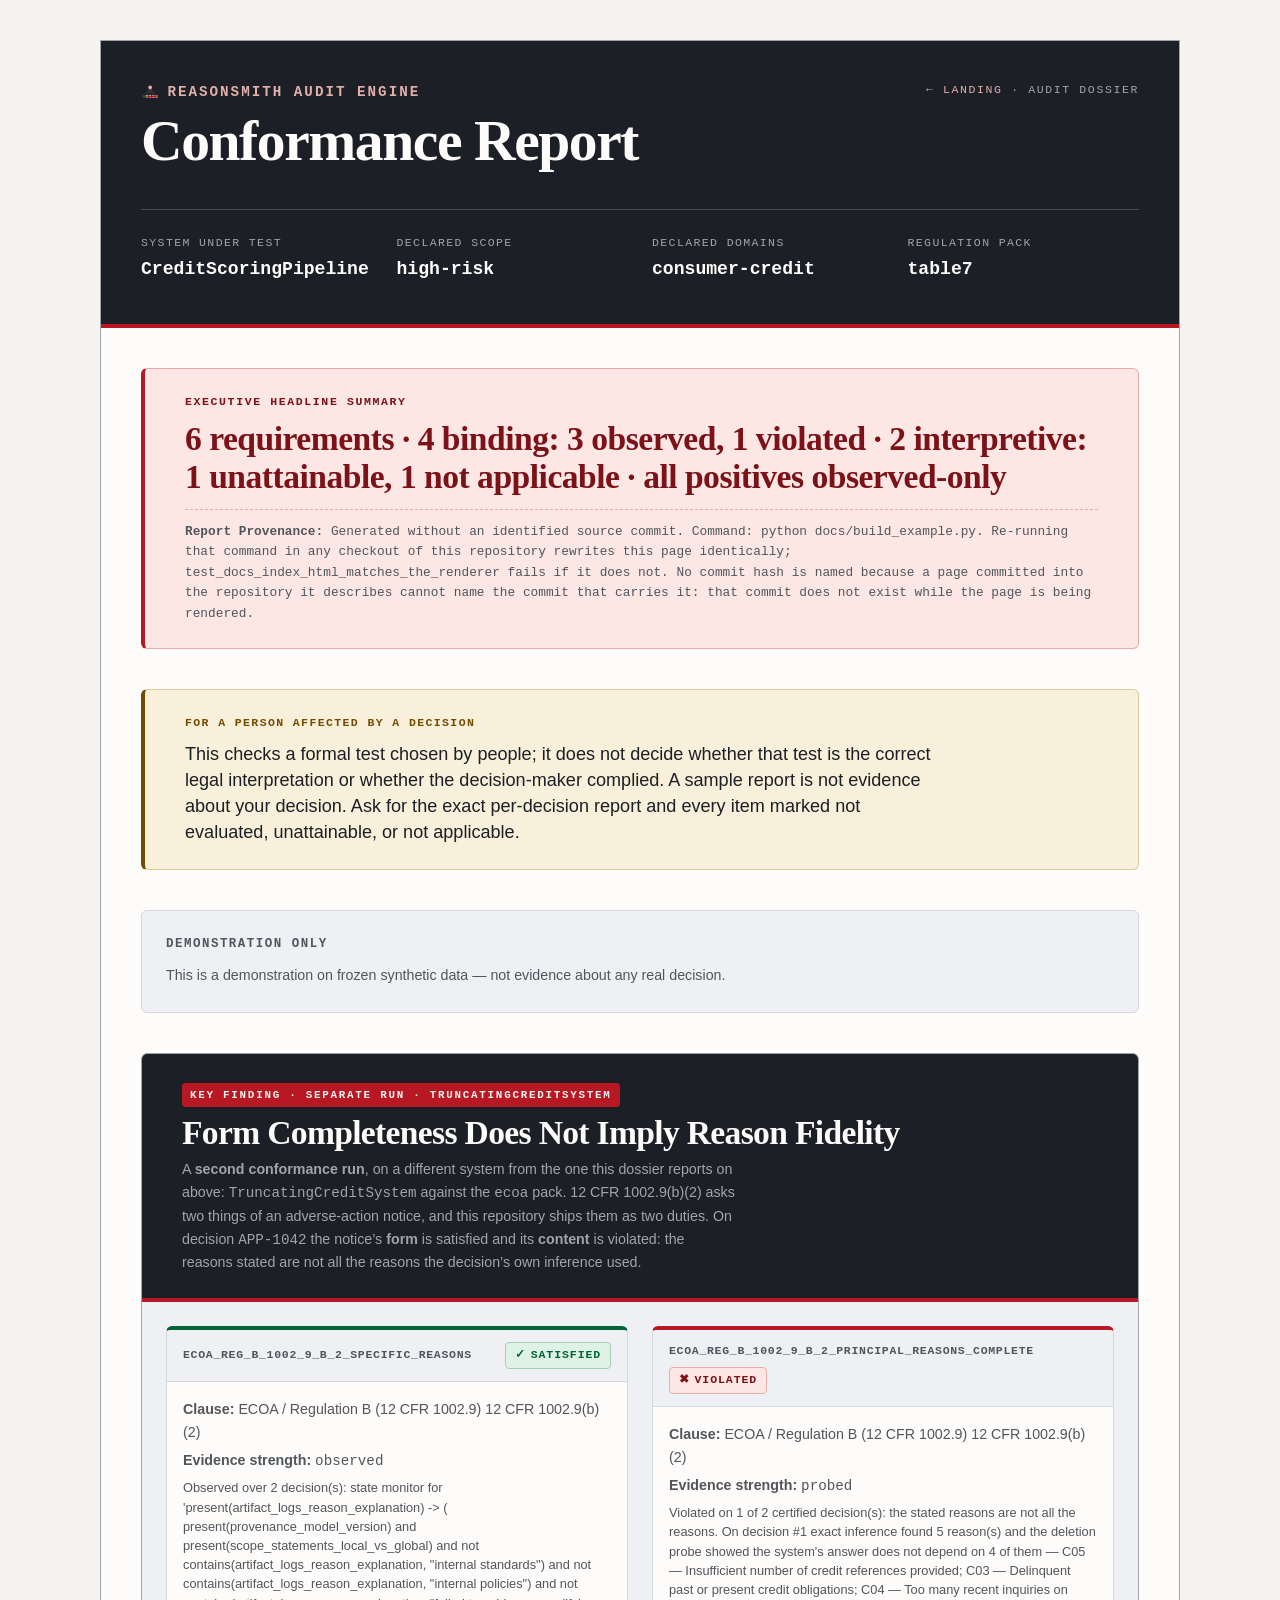
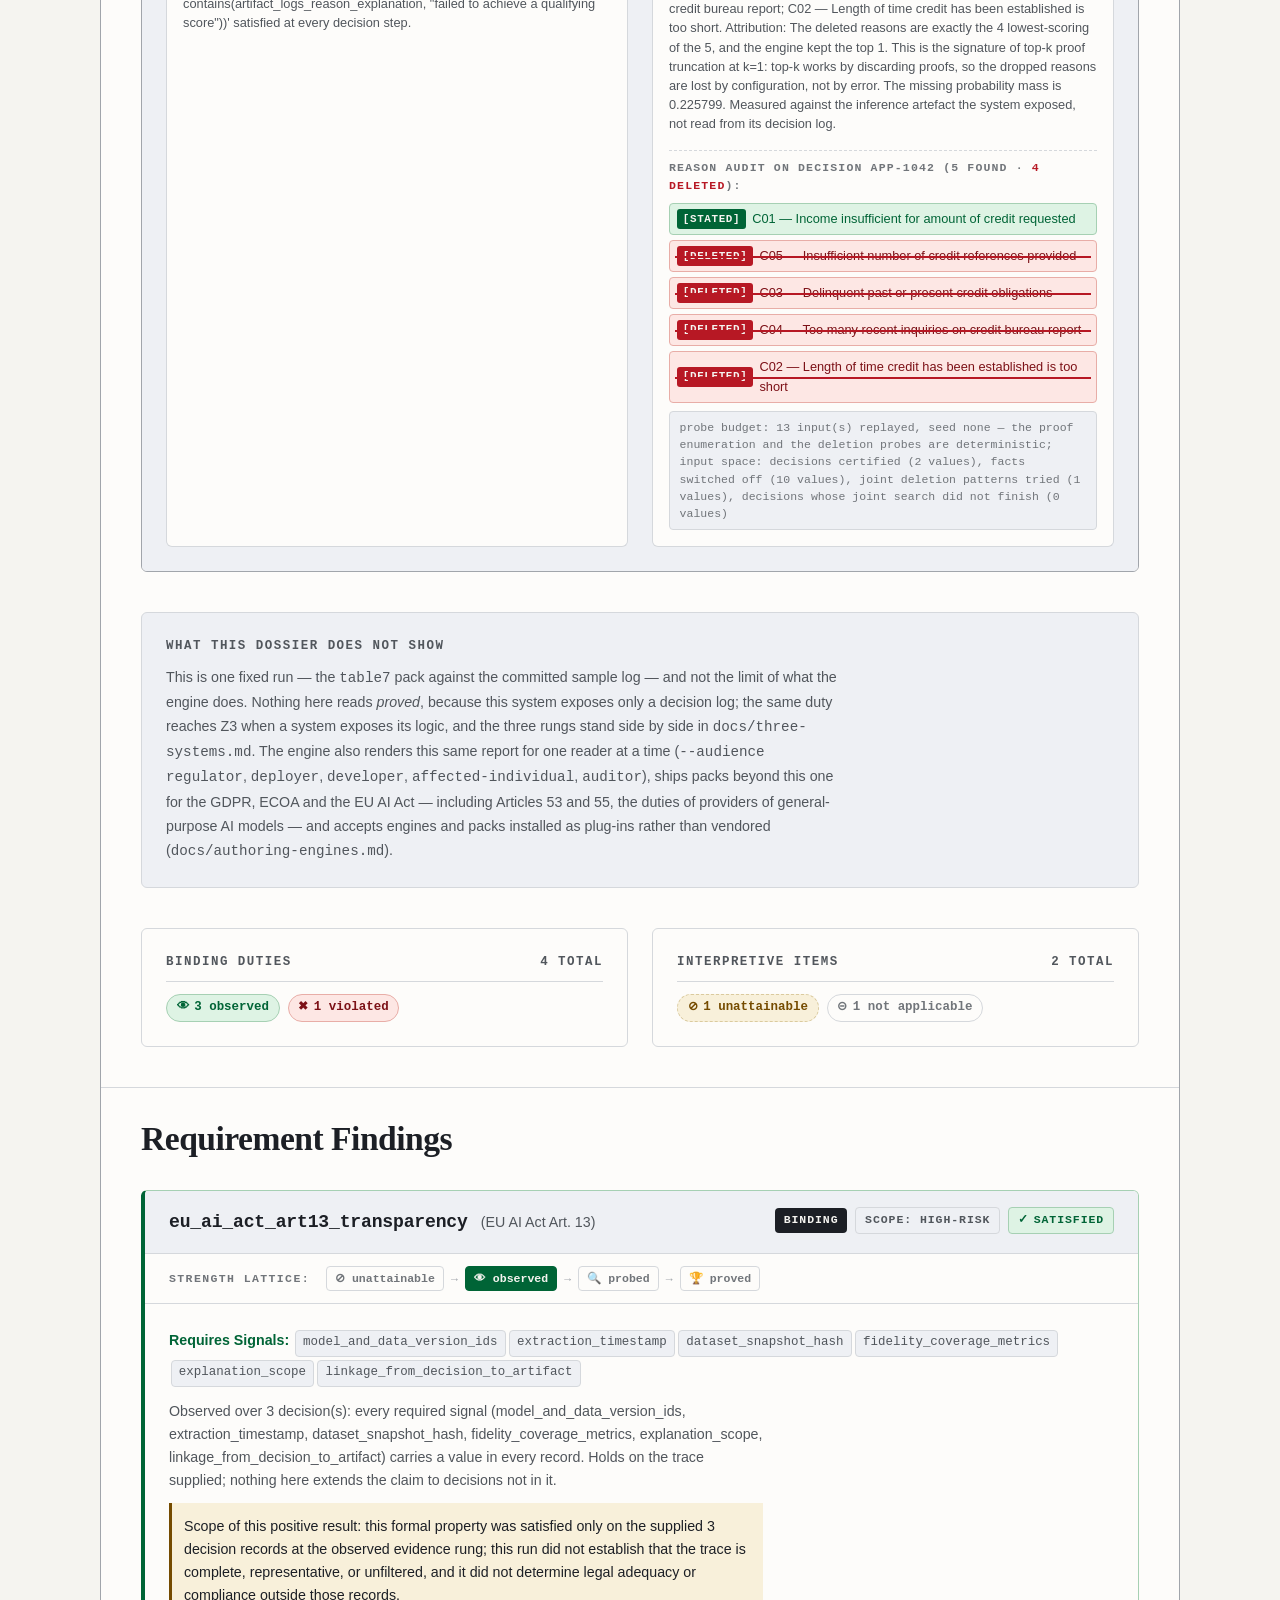
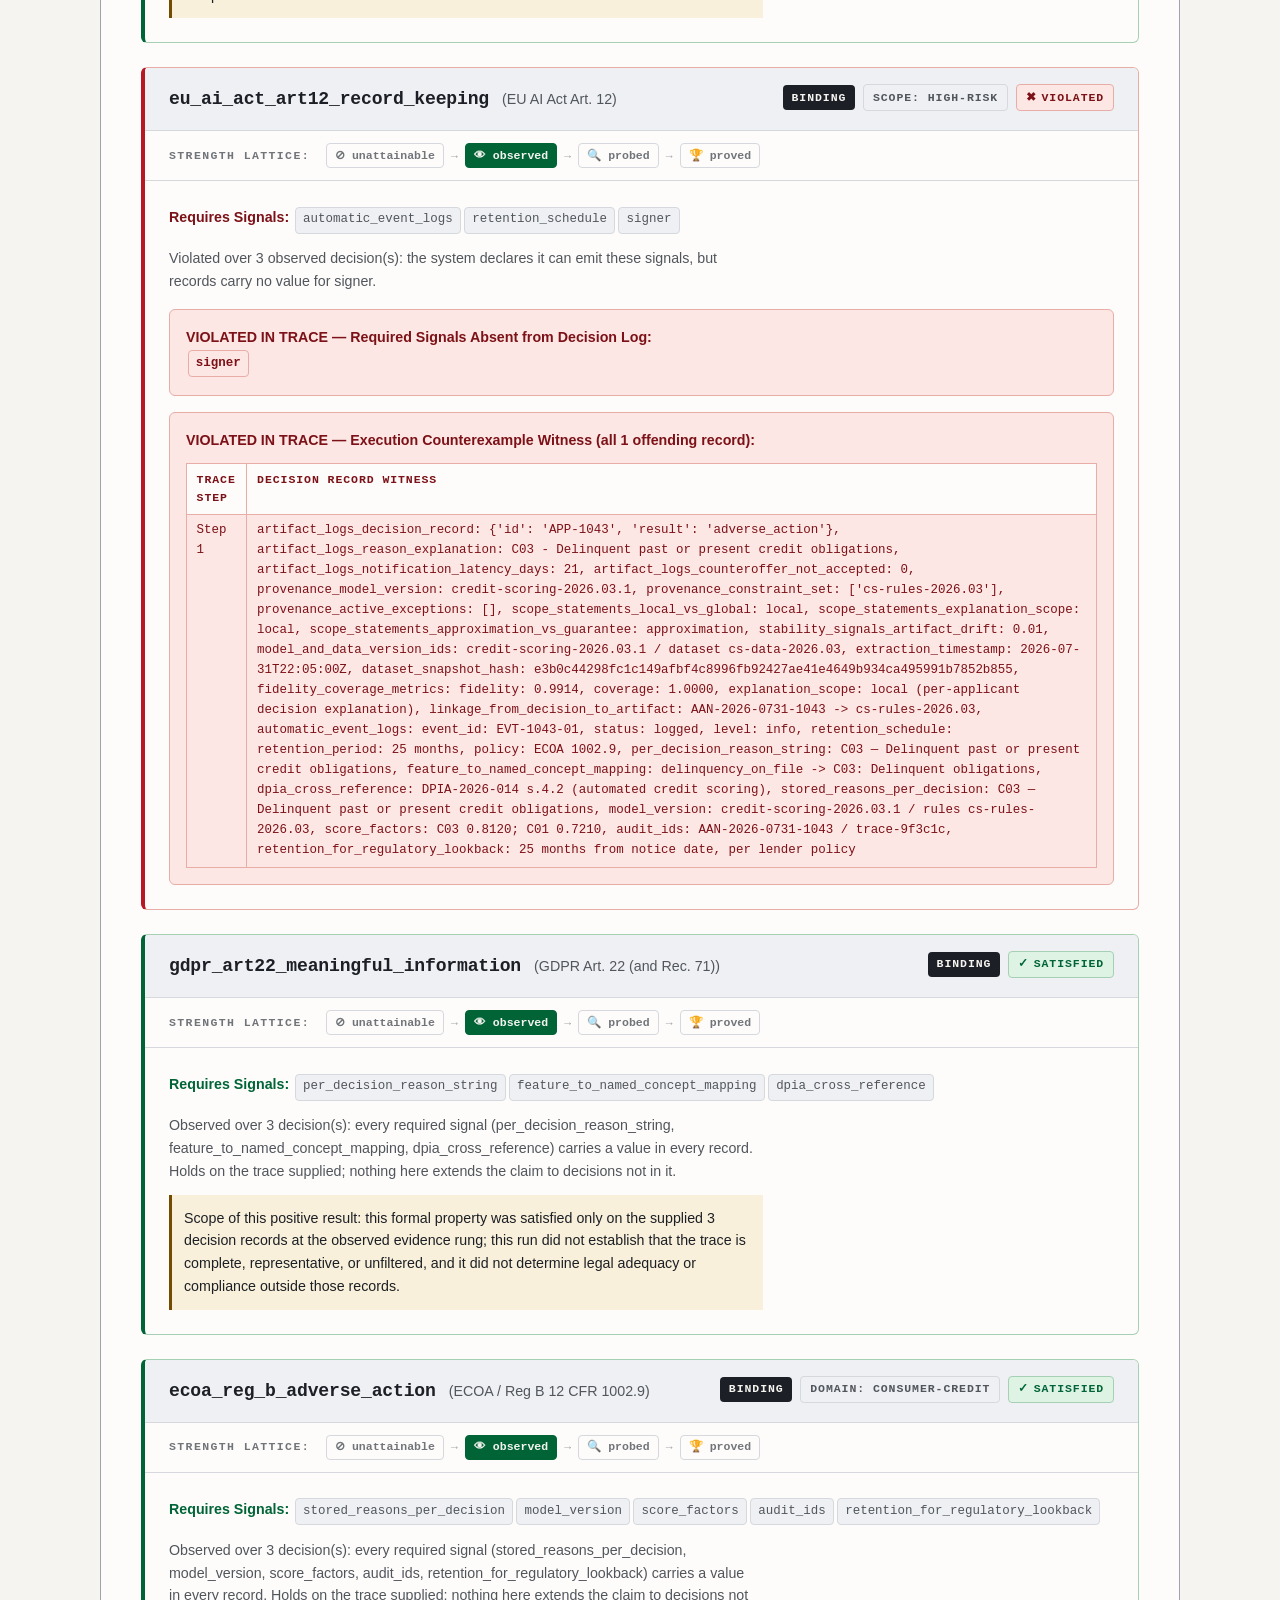
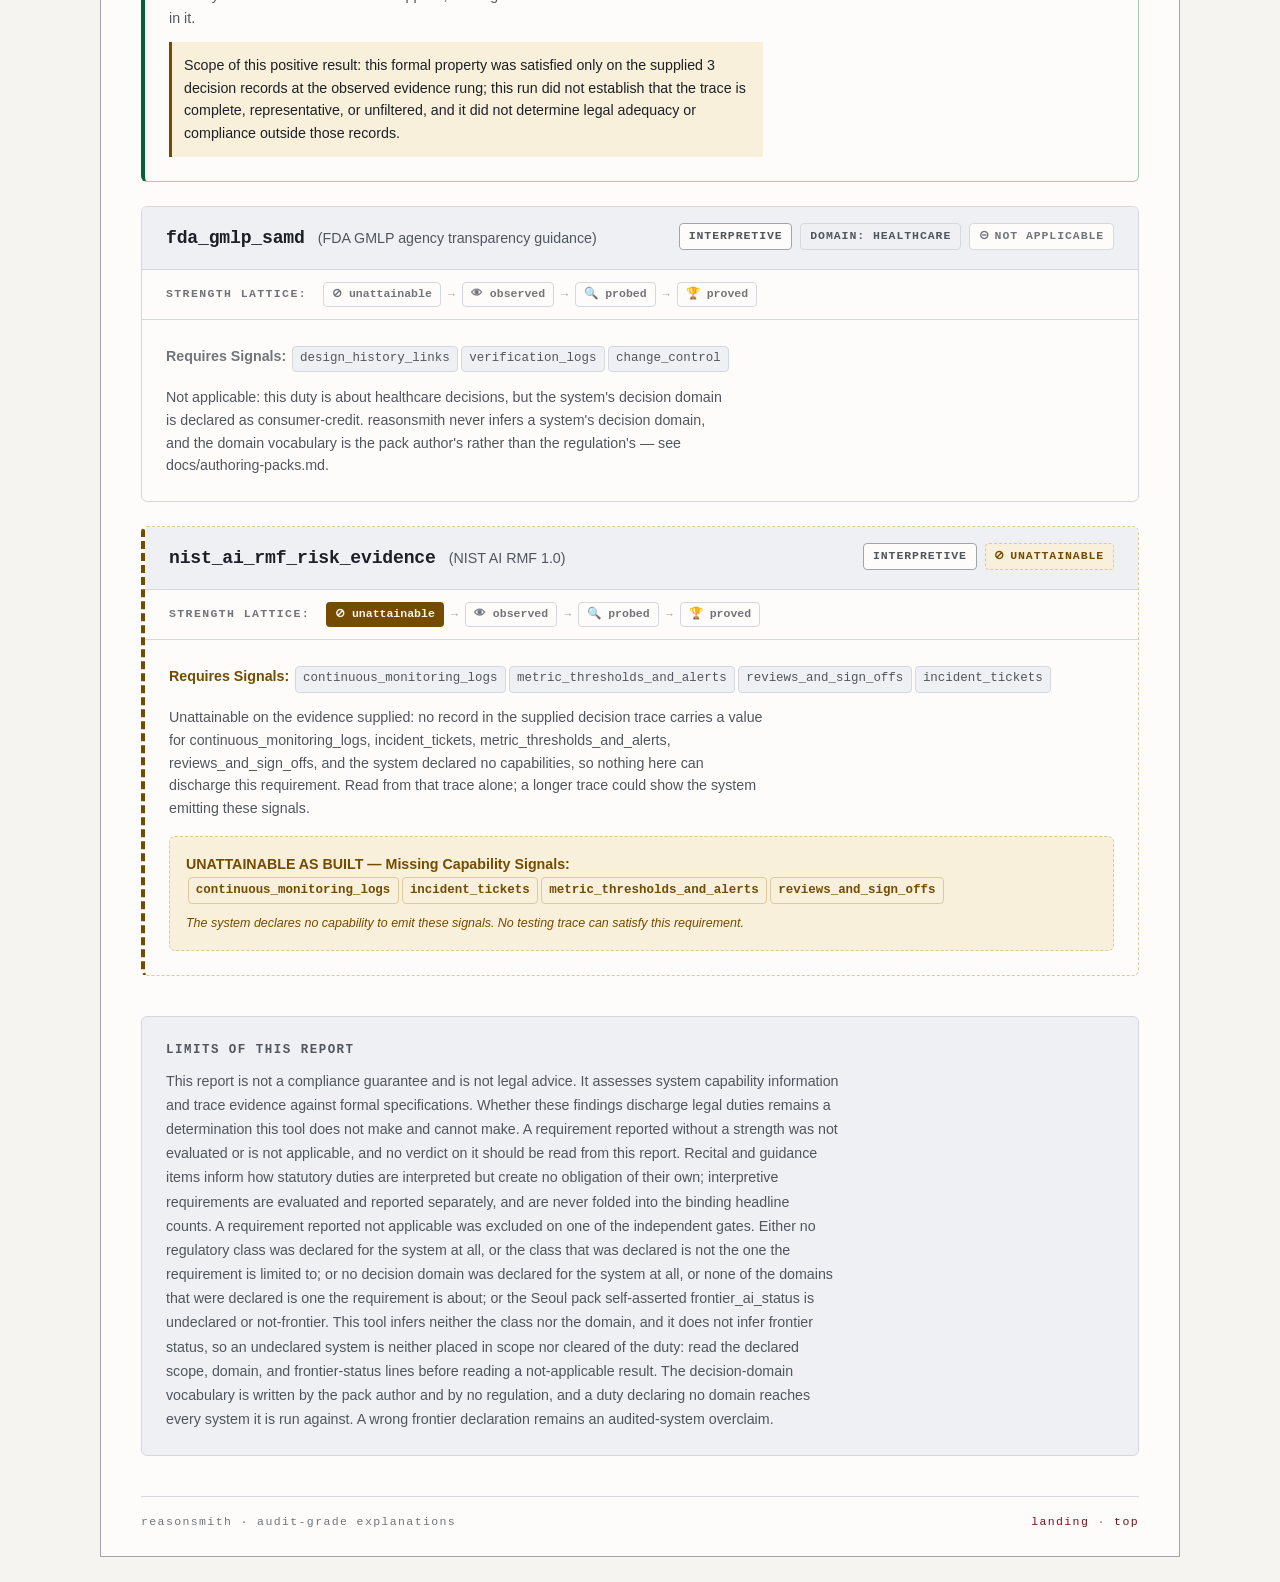
<file: report.html>
<!DOCTYPE html>
<html lang="en">
<head>
  <meta charset="UTF-8">
  <meta name="viewport" content="width=device-width, initial-scale=1.0">
  <title>Reasonsmith Conformance Report - CreditScoringPipeline</title>
  <style>
    :root {
      --font-sans: -apple-system, BlinkMacSystemFont, "Segoe UI", Roboto, sans-serif;
      --font-mono: ui-monospace, SFMono-Regular, Menlo, Monaco, Consolas, monospace;
      /* ponytail: a system serif, not Newsreader as on the landing page — the report
         stays self-contained (one inlined woff2 would cost ~130KB for every CLI report).
         Upgrade path: subset Newsreader + data URI if the identity demands it. */
      --font-serif: Georgia, "Times New Roman", serif;

      /* Dossier palette: tinted neutrals in oklch, one accent (deletion red), color by role.
         Every colour is a token here so the dark block below is a second set of values,
         not a second stylesheet. Two rules keep both schemes legible:
         solid chips pair var(--ink)/var(--ok)/var(--warn) with var(--paper), which inverts
         with the scheme; and the report header keeps its own --band/--band-ink pair,
         because it is a dark band in both schemes rather than an inversion of the page. */
      --paper: oklch(96.6% 0.005 95);
      --surface: oklch(99.2% 0.003 95);
      --ink: oklch(24% 0.012 260);
      --ink-muted: oklch(45% 0.012 260);
      --ink-faint: oklch(56% 0.01 260);
      --line: oklch(88% 0.007 260);
      --line-strong: oklch(72% 0.01 260);
      --neutral-soft: oklch(95.5% 0.005 260);
      --band: oklch(24% 0.012 260);
      --band-ink: oklch(99.2% 0.003 95);
      --band-faint: oklch(72% 0.012 260);
      --band-line: oklch(42% 0.012 260);
      --band-accent: oklch(80% 0.06 25);

      --accent: oklch(50% 0.19 25);
      --accent-deep: oklch(38% 0.14 25);
      --accent-soft: oklch(94.5% 0.025 25);
      --accent-line: oklch(80% 0.07 25);

      --ok: oklch(44% 0.11 155);
      --ok-soft: oklch(94.5% 0.03 155);
      --ok-line: oklch(82% 0.06 155);

      --warn: oklch(45% 0.1 75);
      --warn-soft: oklch(95.5% 0.03 90);
      --warn-line: oklch(84% 0.06 90);

      /* Fluid type, ratio 1.25 */
      --step--1: clamp(0.80rem, 0.77rem + 0.15vw, 0.90rem);
      --step-0: clamp(1.00rem, 0.95rem + 0.25vw, 1.13rem);
      --step-1: clamp(1.25rem, 1.15rem + 0.5vw, 1.55rem);
      --step-2: clamp(1.55rem, 1.35rem + 1vw, 2.10rem);
      --display: clamp(2.2rem, 1.5rem + 3.4vw, 3.6rem);

      --space-2xs: 0.5rem;
      --space-xs: 0.75rem;
      --space-s: 1rem;
      --space-m: 1.5rem;
      --space-l: 2.5rem;

      --dur-fast: 0.18s;
      --dur-base: 0.4s;
      --ease-out: cubic-bezier(0.22, 1, 0.36, 1);
      --ease-snap: cubic-bezier(0.16, 1, 0.3, 1);

      --radius: 6px;
    }

    /* Dark scheme. Scoped to `screen` on purpose: the @media print block below assumes the
       light tokens, so a dark OS setting must not follow the page onto paper. */
    @media screen and (prefers-color-scheme: dark) {
      :root {
        --paper: oklch(18% 0.008 260);
        --surface: oklch(22.5% 0.009 260);
        --ink: oklch(93% 0.006 95);
        --ink-muted: oklch(76% 0.008 260);
        --ink-faint: oklch(64% 0.008 260);
        --line: oklch(32% 0.01 260);
        --line-strong: oklch(45% 0.012 260);
        --neutral-soft: oklch(27% 0.009 260);
        --band: oklch(13.5% 0.01 260);
        --band-ink: oklch(95% 0.004 95);
        --band-faint: oklch(70% 0.012 260);
        --band-line: oklch(34% 0.012 260);
        --band-accent: oklch(78% 0.08 25);

        /* Violated red and satisfied green must stay far apart on a dark ground:
           the foreground pair is 72% L red against 78% L green, and each sits on its
           own tinted soft ground rather than on the shared page background. */
        --accent: oklch(66% 0.19 25);
        --accent-deep: oklch(78% 0.13 25);
        --accent-soft: oklch(27% 0.055 25);
        --accent-line: oklch(45% 0.11 25);

        --ok: oklch(78% 0.14 155);
        --ok-soft: oklch(26% 0.045 155);
        --ok-line: oklch(44% 0.08 155);

        --warn: oklch(80% 0.12 80);
        --warn-soft: oklch(27% 0.04 85);
        --warn-line: oklch(46% 0.07 85);
      }
    }

    * { box-sizing: border-box; margin: 0; padding: 0; }
    body {
      font-family: var(--font-sans);
      background-color: var(--paper);
      color: var(--ink);
      line-height: 1.6;
      font-size: var(--step-0);
      padding: var(--space-l) var(--space-s);
    }

    .skip-link {
      position: absolute;
      left: -9999px;
      top: 0;
      z-index: 10;
      background: var(--ink);
      color: var(--paper);
      font-family: var(--font-mono);
      font-size: var(--step--1);
      padding: var(--space-2xs) var(--space-s);
    }
    .skip-link:focus { left: var(--space-s); top: var(--space-s); }

    :focus-visible { outline: 2px solid var(--accent); outline-offset: 2px; }

    .container {
      max-width: 1080px;
      margin: 0 auto;
      background: var(--surface);
      border: 1px solid var(--line-strong);
      overflow: hidden;
    }

    .report-header {
      background: var(--band);
      color: var(--band-ink);
      padding: var(--space-l);
      border-bottom: 4px solid var(--accent);
    }
    .header-top {
      display: flex;
      justify-content: space-between;
      align-items: flex-start;
      gap: var(--space-s);
    }
    .header-corner {
      font-family: var(--font-mono);
      font-size: 0.72rem;
      letter-spacing: 0.14em;
      text-transform: uppercase;
      color: var(--band-faint);
      white-space: nowrap;
    }
    .header-corner a { color: var(--band-accent); text-decoration: none; }
    .header-corner a:hover { text-decoration: underline; }
    .dossier-foot {
      margin: 0 var(--space-l) var(--space-m);
      padding-top: var(--space-s);
      border-top: 1px solid var(--line);
      font-family: var(--font-mono);
      font-size: 0.72rem;
      letter-spacing: 0.12em;
      color: var(--ink-faint);
      display: flex;
      justify-content: space-between;
      gap: var(--space-s);
      flex-wrap: wrap;
    }
    .dossier-foot a { color: var(--accent-deep); text-decoration: none; }
    .dossier-foot a:hover { text-decoration: underline; }
    .brand-title {
      display: flex;
      align-items: center;
      gap: var(--space-2xs);
      font-family: var(--font-mono);
      font-size: var(--step--1);
      font-weight: 600;
      letter-spacing: 0.14em;
      text-transform: uppercase;
      color: var(--band-accent);
      margin-bottom: var(--space-2xs);
    }
    .brand-title svg { width: 1.15rem; height: 1.15rem; }
    .brand-title .mark-live { fill: var(--ok); }
    .brand-title .mark-strike { fill: var(--accent); }
    .main-title {
      font-family: var(--font-serif);
      font-size: var(--display);
      font-weight: 600;
      line-height: 1.0;
      letter-spacing: -0.025em;
      text-wrap: balance;
    }
    .meta-grid {
      display: grid;
      grid-template-columns: repeat(auto-fit, minmax(200px, 1fr));
      gap: var(--space-m);
      margin-top: var(--space-l);
      padding-top: var(--space-m);
      border-top: 1px solid var(--band-line);
    }
    .meta-item { display: flex; flex-direction: column; gap: 0.15rem; }
    .meta-label {
      font-family: var(--font-mono);
      font-size: 0.72rem;
      text-transform: uppercase;
      letter-spacing: 0.12em;
      color: var(--band-faint);
    }
    .meta-value {
      font-size: var(--step-0);
      font-weight: 600;
      color: var(--band-ink);
      font-family: var(--font-mono);
      font-variant-numeric: tabular-nums;
    }

    .headline-banner {
      background: var(--accent-soft);
      border: 1px solid var(--accent-line);
      border-left: 4px solid var(--accent);
      padding: var(--space-m) var(--space-l);
      margin: var(--space-l);
      border-radius: var(--radius);
    }
    .headline-title {
      font-family: var(--font-mono);
      font-size: 0.72rem;
      font-weight: 700;
      text-transform: uppercase;
      letter-spacing: 0.14em;
      color: var(--accent-deep);
      margin-bottom: var(--space-2xs);
    }
    .notice-banner {
      background: var(--warn-soft);
      border-color: var(--warn-line);
      border-left-color: var(--warn);
    }
    .notice-banner .headline-title { color: var(--warn); }
    .notice-text {
      font-family: var(--font-serif);
      font-size: var(--step-0);
      font-weight: 600;
      line-height: 1.45;
      color: var(--warn);
      max-width: 70ch;
      text-wrap: pretty;
    }
    .headline-text {
      font-family: var(--font-serif);
      font-size: var(--step-2);
      font-weight: 600;
      line-height: 1.15;
      letter-spacing: -0.015em;
      color: var(--accent-deep);
      max-width: 65ch;
      text-wrap: pretty;
    }
    .affected-person-card {
      margin: var(--space-l);
      padding: var(--space-m) var(--space-l);
      background: var(--warn-soft);
      border: 1px solid var(--warn-line);
      border-left: 4px solid var(--warn);
      border-radius: var(--radius);
    }
    .affected-person-card-title {
      font-family: var(--font-mono);
      font-size: 0.72rem;
      font-weight: 700;
      text-transform: uppercase;
      letter-spacing: 0.12em;
      color: var(--warn);
      margin-bottom: var(--space-2xs);
    }
    .affected-person-card p {
      margin: 0;
      max-width: 75ch;
      font-size: var(--step-0);
      line-height: 1.45;
      color: var(--ink);
    }
    .provenance-bar {
      font-size: 0.8rem;
      color: var(--ink-muted);
      margin-top: var(--space-xs);
      padding-top: var(--space-xs);
      border-top: 1px dashed var(--accent-line);
      font-family: var(--font-mono);
      font-variant-numeric: tabular-nums;
    }

    .dashboard-section {
      padding: 0 var(--space-l) var(--space-l) var(--space-l);
    }
    .split-grid {
      display: grid;
      grid-template-columns: 1fr 1fr;
      gap: var(--space-m);
    }
    @media (max-width: 768px) {
      .split-grid { grid-template-columns: 1fr; }
    }
    .split-card {
      border: 1px solid var(--line);
      border-radius: var(--radius);
      padding: var(--space-m);
      background: var(--surface);
    }
    .split-card-header {
      font-family: var(--font-mono);
      font-size: 0.78rem;
      font-weight: 700;
      text-transform: uppercase;
      letter-spacing: 0.12em;
      margin-bottom: var(--space-xs);
      padding-bottom: var(--space-2xs);
      border-bottom: 1px solid var(--line);
      display: flex;
      justify-content: space-between;
      color: var(--ink-muted);
      font-variant-numeric: tabular-nums;
    }
    .pill-group {
      display: flex;
      flex-wrap: wrap;
      gap: var(--space-2xs);
    }
    .stat-pill {
      font-family: var(--font-mono);
      font-size: 0.78rem;
      font-weight: 600;
      padding: 0.2rem 0.6rem;
      border-radius: 9999px;
      display: inline-flex;
      align-items: center;
      gap: 0.35rem;
      font-variant-numeric: tabular-nums;
    }
    .text-muted { color: var(--ink-faint); font-size: var(--step--1); }

    .section-title {
      font-family: var(--font-serif);
      font-size: var(--step-2);
      font-weight: 600;
      letter-spacing: -0.015em;
      padding: var(--space-m) var(--space-l) var(--space-xs);
      border-top: 1px solid var(--line);
      color: var(--ink);
      text-wrap: balance;
    }
    .req-list {
      padding: var(--space-xs) var(--space-l) var(--space-l);
      display: flex;
      flex-direction: column;
      gap: var(--space-m);
    }

    .req-card {
      border: 1px solid var(--line);
      border-radius: var(--radius);
      background: var(--surface);
      overflow: hidden;
    }
    .req-card.verdict-violated {
      border: 1px solid var(--accent-line);
      border-left: 4px solid var(--accent);
      background: var(--surface);
    }
    .req-card.verdict-unattainable {
      border: 1px dashed var(--warn-line);
      border-left: 4px dashed var(--warn);
      background: var(--surface);
    }
    .req-card.verdict-satisfied {
      border-left: 4px solid var(--ok);
      background: var(--surface);
    }

    .req-card-header {
      padding: var(--space-s) var(--space-m);
      background: var(--neutral-soft);
      border-bottom: 1px solid var(--line);
      display: flex;
      justify-content: space-between;
      align-items: flex-start;
      gap: var(--space-s);
      flex-wrap: wrap;
    }
    /* `flex: 1 1 20rem` and not `flex: 1; min-width: 16rem`. With a zero basis and a floor
       narrower than a requirement identifier, this item was handed less width than its own
       content between roughly 768px and 1000px — wide enough for the desktop row, too narrow
       for a long identifier beside three badges — and the identifier overflowed *under* the
       badges instead of the badges wrapping. The basis is the width below which the row is
       not worth keeping, so the badge group drops to its own line before anything collides.
       `overflow-wrap` on the identifier is the backstop: an identifier is one unbreakable
       token, so at a real phone width no reflow can help and it must be allowed to break. */
    .req-title-group { flex: 1 1 26rem; min-width: 0; }
    .req-id {
      font-size: var(--step-0);
      font-weight: 700;
      font-family: var(--font-mono);
      color: var(--ink);
      letter-spacing: -0.01em;
      overflow-wrap: anywhere;
    }
    .req-clause {
      font-size: var(--step--1);
      color: var(--ink-muted);
      margin-left: var(--space-2xs);
    }
    .badge-group {
      display: flex;
      align-items: center;
      gap: var(--space-2xs);
      flex-wrap: wrap;
    }

    .badge {
      font-family: var(--font-mono);
      font-size: 0.72rem;
      font-weight: 700;
      padding: 0.2rem 0.55rem;
      border-radius: 4px;
      text-transform: uppercase;
      letter-spacing: 0.08em;
      display: inline-flex;
      align-items: center;
      gap: 0.3rem;
      white-space: nowrap;
    }
    .badge-binding { background: var(--ink); color: var(--paper); }
    .badge-interpretive {
      background: var(--surface); color: var(--ink-muted); border: 1px solid var(--line-strong);
    }
    .badge-scope {
      background: var(--neutral-soft); color: var(--ink-muted); border: 1px solid var(--line);
    }

    .verdict-satisfied {
      background: var(--ok-soft);
      color: var(--ok);
      border: 1px solid var(--ok-line);
    }
    .verdict-violated {
      background: var(--accent-soft);
      color: var(--accent-deep);
      border: 1px solid var(--accent-line);
    }
    .verdict-unattainable {
      background: var(--warn-soft);
      color: var(--warn);
      border: 1px dashed var(--warn-line);
    }
    .verdict-inconclusive {
      background: var(--neutral-soft);
      color: var(--ink-muted);
      border: 1px solid var(--line);
    }
    .verdict-not-applicable {
      background: var(--surface);
      color: var(--ink-faint);
      border: 1px solid var(--line);
    }

    .lattice-container {
      padding: var(--space-xs) var(--space-m);
      background: var(--surface);
      border-bottom: 1px solid var(--line);
      display: flex;
      align-items: center;
      gap: var(--space-s);
      flex-wrap: wrap;
    }
    .lattice-label {
      font-family: var(--font-mono);
      font-size: 0.72rem;
      font-weight: 700;
      text-transform: uppercase;
      letter-spacing: 0.12em;
      color: var(--ink-faint);
      white-space: nowrap;
    }
    .lattice-track {
      display: flex;
      align-items: center;
      gap: 0.3rem;
      flex-wrap: wrap;
    }
    .lattice-step {
      font-family: var(--font-mono);
      font-size: 0.72rem;
      font-weight: 600;
      padding: 0.15rem 0.5rem;
      border-radius: 4px;
      color: var(--ink-faint);
      background: var(--surface);
      border: 1px solid var(--line);
      font-variant-numeric: tabular-nums;
    }
    .lattice-step.active-proved {
      background: var(--ink); color: var(--paper); border-color: var(--ink); font-weight: 700;
    }
    .lattice-step.active-probed {
      background: var(--ok); color: var(--paper); border-color: var(--ok); font-weight: 700;
    }
    .lattice-step.active-observed {
      background: var(--ok); color: var(--paper); border-color: var(--ok); font-weight: 700;
    }
    .lattice-step.active-unattainable {
      background: var(--warn); color: var(--paper); border-color: var(--warn);
      font-weight: 700; border-style: dashed;
    }
    .lattice-step.passed {
      background: var(--neutral-soft); color: var(--ink-muted); border-color: var(--line-strong);
    }
    .lattice-arrow { color: var(--line-strong); font-size: 0.72rem; }
    /* The basis sentence takes its own line under the track — `flex-basis: 100%` inside the
       wrapping `.lattice-container` — so it reads as an account of the track and never as one
       more step on it. Existing tokens only, so both schemes and the print block inherit it. */
    .lattice-basis {
      flex-basis: 100%;
      font-size: 0.78rem;
      font-style: italic;
      color: var(--ink-faint);
    }

    .req-card-body { padding: var(--space-m); }
    .signal-list { margin-bottom: var(--space-xs); font-size: var(--step--1); }
    .signal-tag {
      font-family: var(--font-mono);
      background: var(--neutral-soft);
      color: var(--ink-muted);
      padding: 0.15rem 0.45rem;
      border-radius: 4px;
      border: 1px solid var(--line);
      font-size: 0.78rem;
      display: inline-block;
      margin: 0.1rem;
    }
    .signal-tag.missing {
      background: var(--warn-soft); color: var(--warn); border-color: var(--warn-line);
      font-weight: 600;
    }
    .signal-tag.absent {
      background: var(--accent-soft); color: var(--accent-deep); border-color: var(--accent-line);
      font-weight: 600;
    }

    .evidence-summary {
      font-size: var(--step--1);
      color: var(--ink-muted);
      margin-top: var(--space-2xs);
      line-height: 1.6;
      max-width: 75ch;
      text-wrap: pretty;
    }
    .scope-boundary {
      margin-top: var(--space-xs);
      padding: var(--space-xs);
      border-left: 3px solid var(--warn);
      background: var(--warn-soft);
      color: var(--ink);
      font-size: var(--step--1);
      max-width: 75ch;
    }
    .witness-pill {
      display: inline-block;
      margin-top: var(--space-xs);
      padding: 0.2rem 0.6rem;
      border-radius: 9999px;
      background: var(--ink);
      color: var(--paper);
      font-family: var(--font-mono);
      font-size: 0.78rem;
    }
    .subset-marker {
      margin-top: var(--space-xs);
      color: var(--ink-muted);
      font-size: var(--step--1);
      font-style: italic;
    }
    .callout-box {
      margin-top: var(--space-s);
      padding: var(--space-s);
      border-radius: var(--radius);
      font-size: var(--step--1);
    }
    .callout-unattainable {
      background: var(--warn-soft); border: 1px dashed var(--warn-line); color: var(--warn);
    }
    .callout-violated {
      background: var(--accent-soft); border: 1px solid var(--accent-line);
      color: var(--accent-deep);
    }
    .callout-probe {
      background: var(--neutral-soft); border: 1px solid var(--line-strong); color: var(--ink);
    }
    .callout-note { font-size: 0.78rem; margin-top: var(--space-2xs); font-style: italic; }

    .witness-table {
      width: 100%;
      border-collapse: collapse;
      margin-top: var(--space-xs);
      font-size: 0.78rem;
      font-family: var(--font-mono);
      font-variant-numeric: tabular-nums;
    }
    .witness-table th, .witness-table td {
      border: 1px solid var(--accent-line);
      padding: 0.4rem 0.6rem;
      text-align: left;
      vertical-align: top;
    }
    .witness-table th {
      background: var(--surface);
      color: var(--accent-deep);
      font-weight: 700;
      text-transform: uppercase;
      letter-spacing: 0.08em;
      font-size: 0.72rem;
    }
    .witness-table tr:nth-child(even) { background: var(--surface); }

    .limits-card {
      margin: var(--space-l);
      margin-top: 0;
      padding: var(--space-m);
      background: var(--neutral-soft);
      border: 1px solid var(--line);
      border-radius: var(--radius);
    }
    .limits-header {
      font-family: var(--font-mono);
      font-size: 0.78rem;
      font-weight: 700;
      text-transform: uppercase;
      letter-spacing: 0.12em;
      color: var(--ink-muted);
      margin-bottom: var(--space-2xs);
    }
    .limits-text {
      font-size: var(--step--1);
      color: var(--ink-muted);
      line-height: 1.7;
      max-width: 85ch;
      text-wrap: pretty;
    }

    .reveal { opacity: 0; transform: translateY(16px); }
    .reveal.in {
      opacity: 1;
      transform: none;
      transition: opacity var(--dur-base) var(--ease-out),
        transform var(--dur-base) var(--ease-out);
    }
    @media (prefers-reduced-motion: reduce) {
      .reveal { opacity: 1; transform: none; }
    }

    @media print {
      body { background: #ffffff; padding: 0; }
      .container { border: none; max-width: 100%; }
      .reveal { opacity: 1 !important; transform: none !important; }
      .report-header {
        background: oklch(24% 0.012 260) !important;
        -webkit-print-color-adjust: exact;
        print-color-adjust: exact;
      }
      .req-card { break-inside: avoid; border: 1px solid oklch(30% 0.012 260) !important; }
      .req-card.verdict-violated { border-left: 4px solid oklch(50% 0.19 25) !important; }
      .req-card.verdict-unattainable { border-left: 4px dashed oklch(45% 0.1 75) !important; }
      .witness-table th, .witness-table td { border-color: oklch(50% 0.07 25) !important; }
    }
  </style>
</head>
<body>
  <a class="skip-link" href="#findings">Skip to requirement findings</a>
  <div class="container" id="top">
    <header class="report-header">
      <div class="header-top">
        <div>
          <div class="brand-title">
            <svg viewBox="0 0 64 64" aria-hidden="true">
              <g stroke="currentColor" stroke-opacity="0.35" stroke-width="1.5">
                <line x1="10" y1="47" x2="32" y2="17"/><line x1="21" y1="47" x2="32" y2="17"/>
                <line x1="32" y1="47" x2="32" y2="17"/><line x1="43" y1="47" x2="32" y2="17"/>
                <line x1="54" y1="47" x2="32" y2="17"/>
              </g>
              <circle cx="32" cy="15" r="6.5" fill="currentColor"/>
              <circle cx="10" cy="47" r="5" class="mark-live"/>
              <circle cx="21" cy="47" r="5" fill="currentColor"/>
              <circle cx="32" cy="47" r="5" fill="currentColor"/>
              <circle cx="43" cy="47" r="5" fill="currentColor"/>
              <circle cx="54" cy="47" r="5" fill="currentColor"/>
              <rect x="15" y="44.8" width="45" height="4.4" rx="1.2" class="mark-strike"
                transform="rotate(-3 37.5 47)"/>
            </svg>
            reasonsmith audit engine
          </div>
          <h1 class="main-title">Conformance Report</h1>
        </div>
        <span class="header-corner">
          <a href="https://reasonsmith.dev/">&larr; landing</a> &middot; audit dossier
        </span>
      </div>
      <div class="meta-grid">
        <div class="meta-item">
          <span class="meta-label">System under test</span>
          <span class="meta-value">CreditScoringPipeline</span>
        </div>
        <div class="meta-item">
          <span class="meta-label">Declared Scope</span>
          <span class="meta-value">high-risk</span>
        </div>
        <div class="meta-item">
          <span class="meta-label">Declared Domains</span>
          <span class="meta-value">consumer-credit</span>
        </div>
        <div class="meta-item">
          <span class="meta-label">Regulation Pack</span>
          <span class="meta-value">table7</span>
        </div>
      </div>
    </header>

    <div class="headline-banner">
      <div class="headline-title">Executive Headline Summary</div>
      <div class="headline-text">6 requirements · 4 binding: 3 observed, 1 violated · 2 interpretive: 1 unattainable, 1 not applicable · all positives observed-only</div>
      <div class="provenance-bar"><strong>Report Provenance:</strong> Generated without an identified source commit. Command: <code>python docs/build_example.py</code>. Re-running that command in any checkout of this repository rewrites this page identically; test_docs_index_html_matches_the_renderer fails if it does not. No commit hash is named because a page committed into the repository it describes cannot name the commit that carries it: that commit does not exist while the page is being rendered.</div>
    </div>

    <aside class="affected-person-card" aria-label="For a person affected by a decision">
      <div class="affected-person-card-title">For a person affected by a decision</div>
      <p>This checks a formal test chosen by people; it does not decide whether that test is the correct legal interpretation or whether the decision-maker complied. A sample report is not evidence about your decision. Ask for the exact per-decision report and every item marked not evaluated, unattainable, or not applicable.</p>
    </aside>

    

    
    <section class="limits-card">
      <h3 class="limits-header">Demonstration only</h3>
      <p class="limits-text">This is a demonstration on frozen synthetic data &mdash; not evidence about any real decision.</p>
    </section>

    <style>

  .key-finding-section {
    margin: var(--space-l);
    margin-top: 0;
    border: 1px solid var(--line-strong);
    border-radius: var(--radius);
    background: var(--surface);
    overflow: hidden;
  }
  .key-finding-banner {
    background: var(--band);
    color: var(--band-ink);
    padding: var(--space-m) var(--space-l);
    border-bottom: 4px solid var(--accent);
  }
  .kf-badge {
    display: inline-block;
    font-family: var(--font-mono);
    font-size: 0.68rem;
    font-weight: 700;
    letter-spacing: 0.16em;
    text-transform: uppercase;
    background: var(--accent);
    color: var(--paper);
    padding: 0.2rem 0.5rem;
    border-radius: 4px;
    margin-bottom: var(--space-2xs);
  }
  .kf-title {
    font-family: var(--font-serif);
    font-size: var(--step-2);
    font-weight: 600;
    line-height: 1.05;
    letter-spacing: -0.02em;
    text-wrap: balance;
  }
  .kf-subtitle {
    font-size: var(--step--1);
    color: var(--band-faint);
    margin-top: var(--space-2xs);
    max-width: 70ch;
    text-wrap: pretty;
  }
  .key-finding-grid {
    display: grid;
    grid-template-columns: 1fr 1fr;
    gap: var(--space-m);
    padding: var(--space-m);
    background: var(--neutral-soft);
  }
  @media (max-width: 768px) {
    .key-finding-grid { grid-template-columns: 1fr; }
  }
  .kf-card {
    border-radius: var(--radius);
    border: 1px solid var(--line);
    background: var(--surface);
    overflow: hidden;
    display: flex;
    flex-direction: column;
  }
  .kf-card-satisfied {
    border-top: 4px solid var(--ok);
  }
  .kf-card-violated {
    border-top: 4px solid var(--accent);
  }
  .kf-card-header {
    padding: var(--space-xs) var(--space-s);
    background: var(--neutral-soft);
    border-bottom: 1px solid var(--line);
    display: flex;
    flex-wrap: wrap;
    gap: 0.4rem;
    justify-content: space-between;
    align-items: center;
  }
  /* A requirement id is long and the verdict badge beside it must never be the thing that
     gets clipped: the title wraps, the badge does not. */
  .kf-card-title {
    font-family: var(--font-mono);
    font-size: 0.72rem;
    font-weight: 700;
    text-transform: uppercase;
    letter-spacing: 0.06em;
    color: var(--ink-muted);
    min-width: 0;
    overflow-wrap: anywhere;
  }
  .kf-card-body {
    padding: var(--space-s);
    font-size: var(--step--1);
    flex: 1;
  }
  .kf-meta-line {
    margin-bottom: 0.35rem;
    color: var(--ink-muted);
  }
  .kf-subhead {
    font-family: var(--font-mono);
    font-weight: 700;
    font-size: 0.72rem;
    text-transform: uppercase;
    letter-spacing: 0.1em;
    color: var(--ink-faint);
    margin-top: var(--space-s);
    margin-bottom: var(--space-2xs);
    padding-top: var(--space-2xs);
    border-top: 1px dashed var(--line);
  }
  .kf-reason-list {
    list-style: none;
    padding: 0;
    margin: 0;
  }
  .kf-summary {
    font-size: 0.8rem;
    line-height: 1.5;
    color: var(--ink-muted);
  }
  .kf-budget {
    font-family: var(--font-mono);
    font-size: 0.72rem;
    line-height: 1.5;
    color: var(--ink-faint);
    background: var(--neutral-soft);
    border: 1px solid var(--line);
    border-radius: 4px;
    padding: 0.4rem 0.6rem;
    margin-top: var(--space-2xs);
  }
  .kf-reason-list li {
    position: relative;
    padding: 0.3rem 0.45rem;
    border-radius: 4px;
    margin-bottom: 0.3rem;
    font-size: 0.8rem;
    display: flex;
    align-items: center;
    gap: 0.4rem;
  }
  .reason-live {
    background: var(--ok-soft);
    border: 1px solid var(--ok-line);
    color: var(--ok);
  }
  .reason-deleted {
    background: var(--accent-soft);
    border: 1px solid var(--accent-line);
    color: var(--accent-deep);
  }
  .reason-deleted::after {
    content: "";
    position: absolute;
    left: 0.3rem;
    right: 0.3rem;
    top: 50%;
    height: 2px;
    background: var(--accent);
    transform: scaleX(0);
    transform-origin: left center;
  }
  .reason-deleted.struck::after {
    transform: scaleX(1);
    transition: transform 0.45s var(--ease-snap);
  }
  @media (prefers-reduced-motion: reduce) {
    .reason-deleted::after { transform: scaleX(1); }
    .reason-deleted.struck::after { transition: none; }
  }
  @media print {
    .reason-deleted::after { transform: scaleX(1) !important; }
  }
  .reason-tag {
    font-family: var(--font-mono);
    font-size: 0.68rem;
    font-weight: 700;
    padding: 0.08rem 0.35rem;
    border-radius: 3px;
    text-transform: uppercase;
    letter-spacing: 0.06em;
    white-space: nowrap;
  }
  .tag-live {
    background: var(--ok);
    color: var(--paper);
  }
  .tag-deleted {
    background: var(--accent);
    color: var(--paper);
  }

    </style>
    <section class="key-finding-section">
      <div class="key-finding-banner">
        <div class="kf-badge">KEY FINDING &middot; SEPARATE RUN &middot; TruncatingCreditSystem</div>
        <h2 class="kf-title">Form Completeness Does Not Imply Reason Fidelity</h2>
        <div class="kf-subtitle">
          A <strong>second conformance run</strong>, on a different system from the one this dossier reports on above: <code>TruncatingCreditSystem</code> against the <code>ecoa</code> pack. 12 CFR 1002.9(b)(2) asks two things of an adverse-action notice, and this repository ships them as two duties. On decision <code>APP-1042</code> the notice’s <strong>form</strong> is satisfied and its <strong>content</strong> is violated: the reasons stated are not all the reasons the decision’s own inference used.
        </div>
      </div>
      <div class="key-finding-grid">
        <div class="kf-card kf-card-satisfied">
          <div class="kf-card-header">
            <span class="kf-card-title">ecoa_reg_b_1002_9_b_2_specific_reasons</span>
            <span class="badge verdict-satisfied">
              <span aria-hidden="true">✓</span> SATISFIED
            </span>
          </div>
          <div class="kf-card-body">
            <div class="kf-meta-line"><strong>Clause:</strong> ECOA / Regulation B (12 CFR 1002.9) 12 CFR 1002.9(b)(2)</div>
            <div class="kf-meta-line"><strong>Evidence strength:</strong>
              <code>observed</code></div>
            <div class="kf-summary">Observed over 2 decision(s): state monitor for &#x27;present(artifact_logs_reason_explanation) -&gt; ( present(provenance_model_version) and present(scope_statements_local_vs_global) and not contains(artifact_logs_reason_explanation, &quot;internal standards&quot;) and not contains(artifact_logs_reason_explanation, &quot;internal policies&quot;) and not contains(artifact_logs_reason_explanation, &quot;failed to achieve a qualifying score&quot;))&#x27; satisfied at every decision step.</div>
          </div>
        </div>
        <div class="kf-card kf-card-violated">
          <div class="kf-card-header">
            <span class="kf-card-title">ecoa_reg_b_1002_9_b_2_principal_reasons_complete</span>
            <span class="badge verdict-violated">
              <span aria-hidden="true">✖</span> VIOLATED
            </span>
          </div>
          <div class="kf-card-body">
            <div class="kf-meta-line"><strong>Clause:</strong> ECOA / Regulation B (12 CFR 1002.9) 12 CFR 1002.9(b)(2)</div>
            <div class="kf-meta-line"><strong>Evidence strength:</strong>
              <code>probed</code></div>
            <div class="kf-summary">Violated on 1 of 2 certified decision(s): the stated reasons are not all the reasons. On decision #1 exact inference found 5 reason(s) and the deletion probe showed the system&#x27;s answer does not depend on 4 of them — C05 — Insufficient number of credit references provided; C03 — Delinquent past or present credit obligations; C04 — Too many recent inquiries on credit bureau report; C02 — Length of time credit has been established is too short. Attribution: The deleted reasons are exactly the 4 lowest-scoring of the 5, and the engine kept the top 1. This is the signature of top-k proof truncation at k=1: top-k works by discarding proofs, so the dropped reasons are lost by configuration, not by error. The missing probability mass is 0.225799. Measured against the inference artefact the system exposed, not read from its decision log.</div>
            <div class="kf-subhead">
              Reason audit on decision <code>APP-1042</code> (5 found &middot;
              <strong style="color: var(--accent)">4 deleted</strong>):
            </div>
            <ul class="kf-reason-list">
              <li class="reason-live"><span class="reason-tag tag-live">[stated]</span> <span>C01 — Income insufficient for amount of credit requested</span></li>
              <li class="reason-deleted"><span class="reason-tag tag-deleted">[DELETED]</span> <span>C05 — Insufficient number of credit references provided</span></li>
              <li class="reason-deleted"><span class="reason-tag tag-deleted">[DELETED]</span> <span>C03 — Delinquent past or present credit obligations</span></li>
              <li class="reason-deleted"><span class="reason-tag tag-deleted">[DELETED]</span> <span>C04 — Too many recent inquiries on credit bureau report</span></li>
              <li class="reason-deleted"><span class="reason-tag tag-deleted">[DELETED]</span> <span>C02 — Length of time credit has been established is too short</span></li>
            </ul>
            <div class="kf-budget">probe budget: 13 input(s) replayed, seed none — the proof enumeration and the deletion probes are deterministic; input space: decisions certified (2 values), facts switched off (10 values), joint deletion patterns tried (1 values), decisions whose joint search did not finish (0 values)</div>
          </div>
        </div>
      </div>
    </section>

    <section class="limits-card">
      <h3 class="limits-header">What this dossier does not show</h3>
      <p class="limits-text">This is one fixed run — the <code>table7</code> pack against the
      committed sample log — and not the limit of what the engine does. Nothing here reads
      <em>proved</em>, because this system exposes only a decision log; the same duty reaches Z3
      when a system exposes its logic, and the three rungs stand side by side in
      <code>docs/three-systems.md</code>. The engine also renders this same report for one reader
      at a time (<code>--audience regulator</code>, <code>deployer</code>, <code>developer</code>,
      <code>affected-individual</code>, <code>auditor</code>), ships packs beyond this one for the
      GDPR, ECOA and the EU AI Act — including Articles 53 and 55, the duties of providers of
      general-purpose AI models — and accepts engines and packs installed as plug-ins rather than
      vendored (<code>docs/authoring-engines.md</code>).</p>
    </section>


    <section class="dashboard-section">
      <div class="split-grid">
        <div class="split-card">
          <div class="split-card-header">
            <span>Binding Duties</span>
            <span>4 total</span>
          </div>
          <div class="pill-group">
            <span class="stat-pill verdict-satisfied"><span aria-hidden="true">👁</span> 3 observed</span><span class="stat-pill verdict-violated"><span aria-hidden="true">✖</span> 1 violated</span>
          </div>
        </div>
        <div class="split-card">
          <div class="split-card-header">
            <span>Interpretive Items</span>
            <span>2 total</span>
          </div>
          <div class="pill-group">
            <span class="stat-pill verdict-unattainable"><span aria-hidden="true">⊘</span> 1 unattainable</span><span class="stat-pill verdict-not-applicable"><span aria-hidden="true">⊝</span> 1 not applicable</span>
          </div>
        </div>
      </div>
    </section>

    <h2 class="section-title" id="findings">Requirement Findings</h2>
    <main class="req-list">

        <article class="req-card verdict-satisfied">
          <header class="req-card-header">
            <div class="req-title-group">
              <span class="req-id">eu_ai_act_art13_transparency</span>
              <span class="req-clause">(EU AI Act Art. 13)</span>
            </div>
            <div class="badge-group">
              <span class="badge badge-binding">Binding</span>
              <span class="badge badge-scope">Scope: high-risk</span>
              
              <span class="badge verdict-satisfied"><span aria-hidden="true">✓</span> SATISFIED</span>
            </div>
          </header>
          <div class="lattice-container">
            <span class="lattice-label">Strength Lattice:</span>
            <div class="lattice-track"><span class="lattice-step "><span aria-hidden="true">⊘</span> unattainable</span><span class="lattice-arrow">&rarr;</span><span class="lattice-step active-observed"><span aria-hidden="true">👁</span> observed</span><span class="lattice-arrow">&rarr;</span><span class="lattice-step "><span aria-hidden="true">🔍</span> probed</span><span class="lattice-arrow">&rarr;</span><span class="lattice-step "><span aria-hidden="true">🏆</span> proved</span></div>
          </div>
          <div class="req-card-body">
            <div class="signal-list">
              <strong>Requires Signals:</strong> <span class="signal-tag">model_and_data_version_ids</span><span class="signal-tag">extraction_timestamp</span><span class="signal-tag">dataset_snapshot_hash</span><span class="signal-tag">fidelity_coverage_metrics</span><span class="signal-tag">explanation_scope</span><span class="signal-tag">linkage_from_decision_to_artifact</span>
            </div>
            <div class="evidence-summary">Observed over 3 decision(s): every required signal (model_and_data_version_ids, extraction_timestamp, dataset_snapshot_hash, fidelity_coverage_metrics, explanation_scope, linkage_from_decision_to_artifact) carries a value in every record. Holds on the trace supplied; nothing here extends the claim to decisions not in it.</div>
            <div class="scope-boundary">Scope of this positive result: this formal property was satisfied only on the supplied 3 decision records at the observed evidence rung; this run did not establish that the trace is complete, representative, or unfiltered, and it did not determine legal adequacy or compliance outside those records.</div>

            
          </div>
        </article>

        <article class="req-card verdict-violated">
          <header class="req-card-header">
            <div class="req-title-group">
              <span class="req-id">eu_ai_act_art12_record_keeping</span>
              <span class="req-clause">(EU AI Act Art. 12)</span>
            </div>
            <div class="badge-group">
              <span class="badge badge-binding">Binding</span>
              <span class="badge badge-scope">Scope: high-risk</span>
              
              <span class="badge verdict-violated"><span aria-hidden="true">✖</span> VIOLATED</span>
            </div>
          </header>
          <div class="lattice-container">
            <span class="lattice-label">Strength Lattice:</span>
            <div class="lattice-track"><span class="lattice-step "><span aria-hidden="true">⊘</span> unattainable</span><span class="lattice-arrow">&rarr;</span><span class="lattice-step active-observed"><span aria-hidden="true">👁</span> observed</span><span class="lattice-arrow">&rarr;</span><span class="lattice-step "><span aria-hidden="true">🔍</span> probed</span><span class="lattice-arrow">&rarr;</span><span class="lattice-step "><span aria-hidden="true">🏆</span> proved</span></div>
          </div>
          <div class="req-card-body">
            <div class="signal-list">
              <strong>Requires Signals:</strong> <span class="signal-tag">automatic_event_logs</span><span class="signal-tag">retention_schedule</span><span class="signal-tag">signer</span>
            </div>
            <div class="evidence-summary">Violated over 3 observed decision(s): the system declares it can emit these signals, but records carry no value for signer.</div>


            <div class="callout-box callout-violated"><strong>VIOLATED IN TRACE — Required Signals Absent from Decision Log:</strong><br><span class="signal-tag absent">signer</span></div><div class="callout-box callout-violated"><strong>VIOLATED IN TRACE — Execution Counterexample Witness (all 1 offending record):</strong><table class="witness-table"><thead><tr><th>Trace Step</th><th>Decision Record Witness</th></tr></thead><tbody><tr><td>Step 1</td><td><code>artifact_logs_decision_record: {&#x27;id&#x27;: &#x27;APP-1043&#x27;, &#x27;result&#x27;: &#x27;adverse_action&#x27;}, artifact_logs_reason_explanation: C03 - Delinquent past or present credit obligations, artifact_logs_notification_latency_days: 21, artifact_logs_counteroffer_not_accepted: 0, provenance_model_version: credit-scoring-2026.03.1, provenance_constraint_set: [&#x27;cs-rules-2026.03&#x27;], provenance_active_exceptions: [], scope_statements_local_vs_global: local, scope_statements_explanation_scope: local, scope_statements_approximation_vs_guarantee: approximation, stability_signals_artifact_drift: 0.01, model_and_data_version_ids: credit-scoring-2026.03.1 / dataset cs-data-2026.03, extraction_timestamp: 2026-07-31T22:05:00Z, dataset_snapshot_hash: e3b0c44298fc1c149afbf4c8996fb92427ae41e4649b934ca495991b7852b855, fidelity_coverage_metrics: fidelity: 0.9914, coverage: 1.0000, explanation_scope: local (per-applicant decision explanation), linkage_from_decision_to_artifact: AAN-2026-0731-1043 -&gt; cs-rules-2026.03, automatic_event_logs: event_id: EVT-1043-01, status: logged, level: info, retention_schedule: retention_period: 25 months, policy: ECOA 1002.9, per_decision_reason_string: C03 — Delinquent past or present credit obligations, feature_to_named_concept_mapping: delinquency_on_file -&gt; C03: Delinquent obligations, dpia_cross_reference: DPIA-2026-014 s.4.2 (automated credit scoring), stored_reasons_per_decision: C03 — Delinquent past or present credit obligations, model_version: credit-scoring-2026.03.1 / rules cs-rules-2026.03, score_factors: C03 0.8120; C01 0.7210, audit_ids: AAN-2026-0731-1043 / trace-9f3c1c, retention_for_regulatory_lookback: 25 months from notice date, per lender policy</code></td></tr></tbody></table></div>
          </div>
        </article>

        <article class="req-card verdict-satisfied">
          <header class="req-card-header">
            <div class="req-title-group">
              <span class="req-id">gdpr_art22_meaningful_information</span>
              <span class="req-clause">(GDPR Art. 22 (and Rec. 71))</span>
            </div>
            <div class="badge-group">
              <span class="badge badge-binding">Binding</span>
              
              
              <span class="badge verdict-satisfied"><span aria-hidden="true">✓</span> SATISFIED</span>
            </div>
          </header>
          <div class="lattice-container">
            <span class="lattice-label">Strength Lattice:</span>
            <div class="lattice-track"><span class="lattice-step "><span aria-hidden="true">⊘</span> unattainable</span><span class="lattice-arrow">&rarr;</span><span class="lattice-step active-observed"><span aria-hidden="true">👁</span> observed</span><span class="lattice-arrow">&rarr;</span><span class="lattice-step "><span aria-hidden="true">🔍</span> probed</span><span class="lattice-arrow">&rarr;</span><span class="lattice-step "><span aria-hidden="true">🏆</span> proved</span></div>
          </div>
          <div class="req-card-body">
            <div class="signal-list">
              <strong>Requires Signals:</strong> <span class="signal-tag">per_decision_reason_string</span><span class="signal-tag">feature_to_named_concept_mapping</span><span class="signal-tag">dpia_cross_reference</span>
            </div>
            <div class="evidence-summary">Observed over 3 decision(s): every required signal (per_decision_reason_string, feature_to_named_concept_mapping, dpia_cross_reference) carries a value in every record. Holds on the trace supplied; nothing here extends the claim to decisions not in it.</div>
            <div class="scope-boundary">Scope of this positive result: this formal property was satisfied only on the supplied 3 decision records at the observed evidence rung; this run did not establish that the trace is complete, representative, or unfiltered, and it did not determine legal adequacy or compliance outside those records.</div>

            
          </div>
        </article>

        <article class="req-card verdict-satisfied">
          <header class="req-card-header">
            <div class="req-title-group">
              <span class="req-id">ecoa_reg_b_adverse_action</span>
              <span class="req-clause">(ECOA / Reg B 12 CFR 1002.9)</span>
            </div>
            <div class="badge-group">
              <span class="badge badge-binding">Binding</span>
              
              <span class="badge badge-scope">Domain: consumer-credit</span>
              <span class="badge verdict-satisfied"><span aria-hidden="true">✓</span> SATISFIED</span>
            </div>
          </header>
          <div class="lattice-container">
            <span class="lattice-label">Strength Lattice:</span>
            <div class="lattice-track"><span class="lattice-step "><span aria-hidden="true">⊘</span> unattainable</span><span class="lattice-arrow">&rarr;</span><span class="lattice-step active-observed"><span aria-hidden="true">👁</span> observed</span><span class="lattice-arrow">&rarr;</span><span class="lattice-step "><span aria-hidden="true">🔍</span> probed</span><span class="lattice-arrow">&rarr;</span><span class="lattice-step "><span aria-hidden="true">🏆</span> proved</span></div>
          </div>
          <div class="req-card-body">
            <div class="signal-list">
              <strong>Requires Signals:</strong> <span class="signal-tag">stored_reasons_per_decision</span><span class="signal-tag">model_version</span><span class="signal-tag">score_factors</span><span class="signal-tag">audit_ids</span><span class="signal-tag">retention_for_regulatory_lookback</span>
            </div>
            <div class="evidence-summary">Observed over 3 decision(s): every required signal (stored_reasons_per_decision, model_version, score_factors, audit_ids, retention_for_regulatory_lookback) carries a value in every record. Holds on the trace supplied; nothing here extends the claim to decisions not in it.</div>
            <div class="scope-boundary">Scope of this positive result: this formal property was satisfied only on the supplied 3 decision records at the observed evidence rung; this run did not establish that the trace is complete, representative, or unfiltered, and it did not determine legal adequacy or compliance outside those records.</div>

            
          </div>
        </article>

        <article class="req-card verdict-not-applicable">
          <header class="req-card-header">
            <div class="req-title-group">
              <span class="req-id">fda_gmlp_samd</span>
              <span class="req-clause">(FDA GMLP agency transparency guidance)</span>
            </div>
            <div class="badge-group">
              <span class="badge badge-interpretive">Interpretive</span>
              
              <span class="badge badge-scope">Domain: healthcare</span>
              <span class="badge verdict-not-applicable"><span aria-hidden="true">⊝</span> NOT APPLICABLE</span>
            </div>
          </header>
          <div class="lattice-container">
            <span class="lattice-label">Strength Lattice:</span>
            <div class="lattice-track"><span class="lattice-step "><span aria-hidden="true">⊘</span> unattainable</span><span class="lattice-arrow">&rarr;</span><span class="lattice-step "><span aria-hidden="true">👁</span> observed</span><span class="lattice-arrow">&rarr;</span><span class="lattice-step "><span aria-hidden="true">🔍</span> probed</span><span class="lattice-arrow">&rarr;</span><span class="lattice-step "><span aria-hidden="true">🏆</span> proved</span></div>
          </div>
          <div class="req-card-body">
            <div class="signal-list">
              <strong>Requires Signals:</strong> <span class="signal-tag">design_history_links</span><span class="signal-tag">verification_logs</span><span class="signal-tag">change_control</span>
            </div>
            <div class="evidence-summary">Not applicable: this duty is about healthcare decisions, but the system&#x27;s decision domain is declared as consumer-credit. reasonsmith never infers a system&#x27;s decision domain, and the domain vocabulary is the pack author&#x27;s rather than the regulation&#x27;s — see docs/authoring-packs.md.</div>


            
          </div>
        </article>

        <article class="req-card verdict-unattainable">
          <header class="req-card-header">
            <div class="req-title-group">
              <span class="req-id">nist_ai_rmf_risk_evidence</span>
              <span class="req-clause">(NIST AI RMF 1.0)</span>
            </div>
            <div class="badge-group">
              <span class="badge badge-interpretive">Interpretive</span>
              
              
              <span class="badge verdict-unattainable"><span aria-hidden="true">⊘</span> UNATTAINABLE</span>
            </div>
          </header>
          <div class="lattice-container">
            <span class="lattice-label">Strength Lattice:</span>
            <div class="lattice-track"><span class="lattice-step active-unattainable"><span aria-hidden="true">⊘</span> unattainable</span><span class="lattice-arrow">&rarr;</span><span class="lattice-step "><span aria-hidden="true">👁</span> observed</span><span class="lattice-arrow">&rarr;</span><span class="lattice-step "><span aria-hidden="true">🔍</span> probed</span><span class="lattice-arrow">&rarr;</span><span class="lattice-step "><span aria-hidden="true">🏆</span> proved</span></div>
          </div>
          <div class="req-card-body">
            <div class="signal-list">
              <strong>Requires Signals:</strong> <span class="signal-tag">continuous_monitoring_logs</span><span class="signal-tag">metric_thresholds_and_alerts</span><span class="signal-tag">reviews_and_sign_offs</span><span class="signal-tag">incident_tickets</span>
            </div>
            <div class="evidence-summary">Unattainable on the evidence supplied: no record in the supplied decision trace carries a value for continuous_monitoring_logs, incident_tickets, metric_thresholds_and_alerts, reviews_and_sign_offs, and the system declared no capabilities, so nothing here can discharge this requirement. Read from that trace alone; a longer trace could show the system emitting these signals.</div>


            <div class="callout-box callout-unattainable"><strong>UNATTAINABLE AS BUILT — Missing Capability Signals:</strong><br><span class="signal-tag missing">continuous_monitoring_logs</span><span class="signal-tag missing">incident_tickets</span><span class="signal-tag missing">metric_thresholds_and_alerts</span><span class="signal-tag missing">reviews_and_sign_offs</span><div class="callout-note">The system declares no capability to emit these signals. No testing trace can satisfy this requirement.</div></div>
          </div>
        </article>
    </main>

    <section class="limits-card">
      <h3 class="limits-header">Limits of this report</h3>
      <p class="limits-text">This report is not a compliance guarantee and is not legal advice. It assesses system capability information and trace evidence against formal specifications. Whether these findings discharge legal duties remains a determination this tool does not make and cannot make. A requirement reported without a strength was not evaluated or is not applicable, and no verdict on it should be read from this report. Recital and guidance items inform how statutory duties are interpreted but create no obligation of their own; interpretive requirements are evaluated and reported separately, and are never folded into the binding headline counts. A requirement reported not applicable was excluded on one of the independent gates. Either no regulatory class was declared for the system at all, or the class that was declared is not the one the requirement is limited to; or no decision domain was declared for the system at all, or none of the domains that were declared is one the requirement is about; or the Seoul pack self-asserted frontier_ai_status is undeclared or not-frontier. This tool infers neither the class nor the domain, and it does not infer frontier status, so an undeclared system is neither placed in scope nor cleared of the duty: read the declared scope, domain, and frontier-status lines before reading a not-applicable result. The decision-domain vocabulary is written by the pack author and by no regulation, and a duty declaring no domain reaches every system it is run against. A wrong frontier declaration remains an audited-system overclaim.</p>
    </section>
    <footer class="dossier-foot">
      <span>reasonsmith &middot; audit-grade explanations</span>
      <span><a href="https://reasonsmith.dev/">landing</a> &middot; <a href="#top">top</a></span>
    </footer>
  </div>
  <script>
    (function () {
      var reduce = window.matchMedia("(prefers-reduced-motion: reduce)").matches;
      var deleted = document.querySelectorAll(".reason-deleted");
      if (reduce || !("IntersectionObserver" in window)) {
        deleted.forEach(function (li) { li.classList.add("struck"); });
        return;
      }
      var blocks = document.querySelectorAll(
        ".split-card, .req-card, .limits-card"
      );
      blocks.forEach(function (el) { el.classList.add("reveal"); });
      var io = new IntersectionObserver(function (entries) {
        entries.forEach(function (en) {
          if (!en.isIntersecting) return;
          en.target.classList.add("in");
          io.unobserve(en.target);
        });
      }, { rootMargin: "0px 0px -10% 0px" });
      blocks.forEach(function (el, i) {
        el.style.transitionDelay = (i % 4) * 60 + "ms";
        io.observe(el);
      });
      var audit = deleted.length ? deleted[0].parentNode : null;
      if (audit) {
        var rio = new IntersectionObserver(function (entries) {
          entries.forEach(function (en) {
            if (!en.isIntersecting) return;
            deleted.forEach(function (li, i) {
              setTimeout(function () { li.classList.add("struck"); }, 350 + i * 200);
            });
            rio.unobserve(en.target);
          });
        }, { threshold: 0.35 });
        rio.observe(audit);
      }
    })();
  </script>
</body>
</html>
</file>
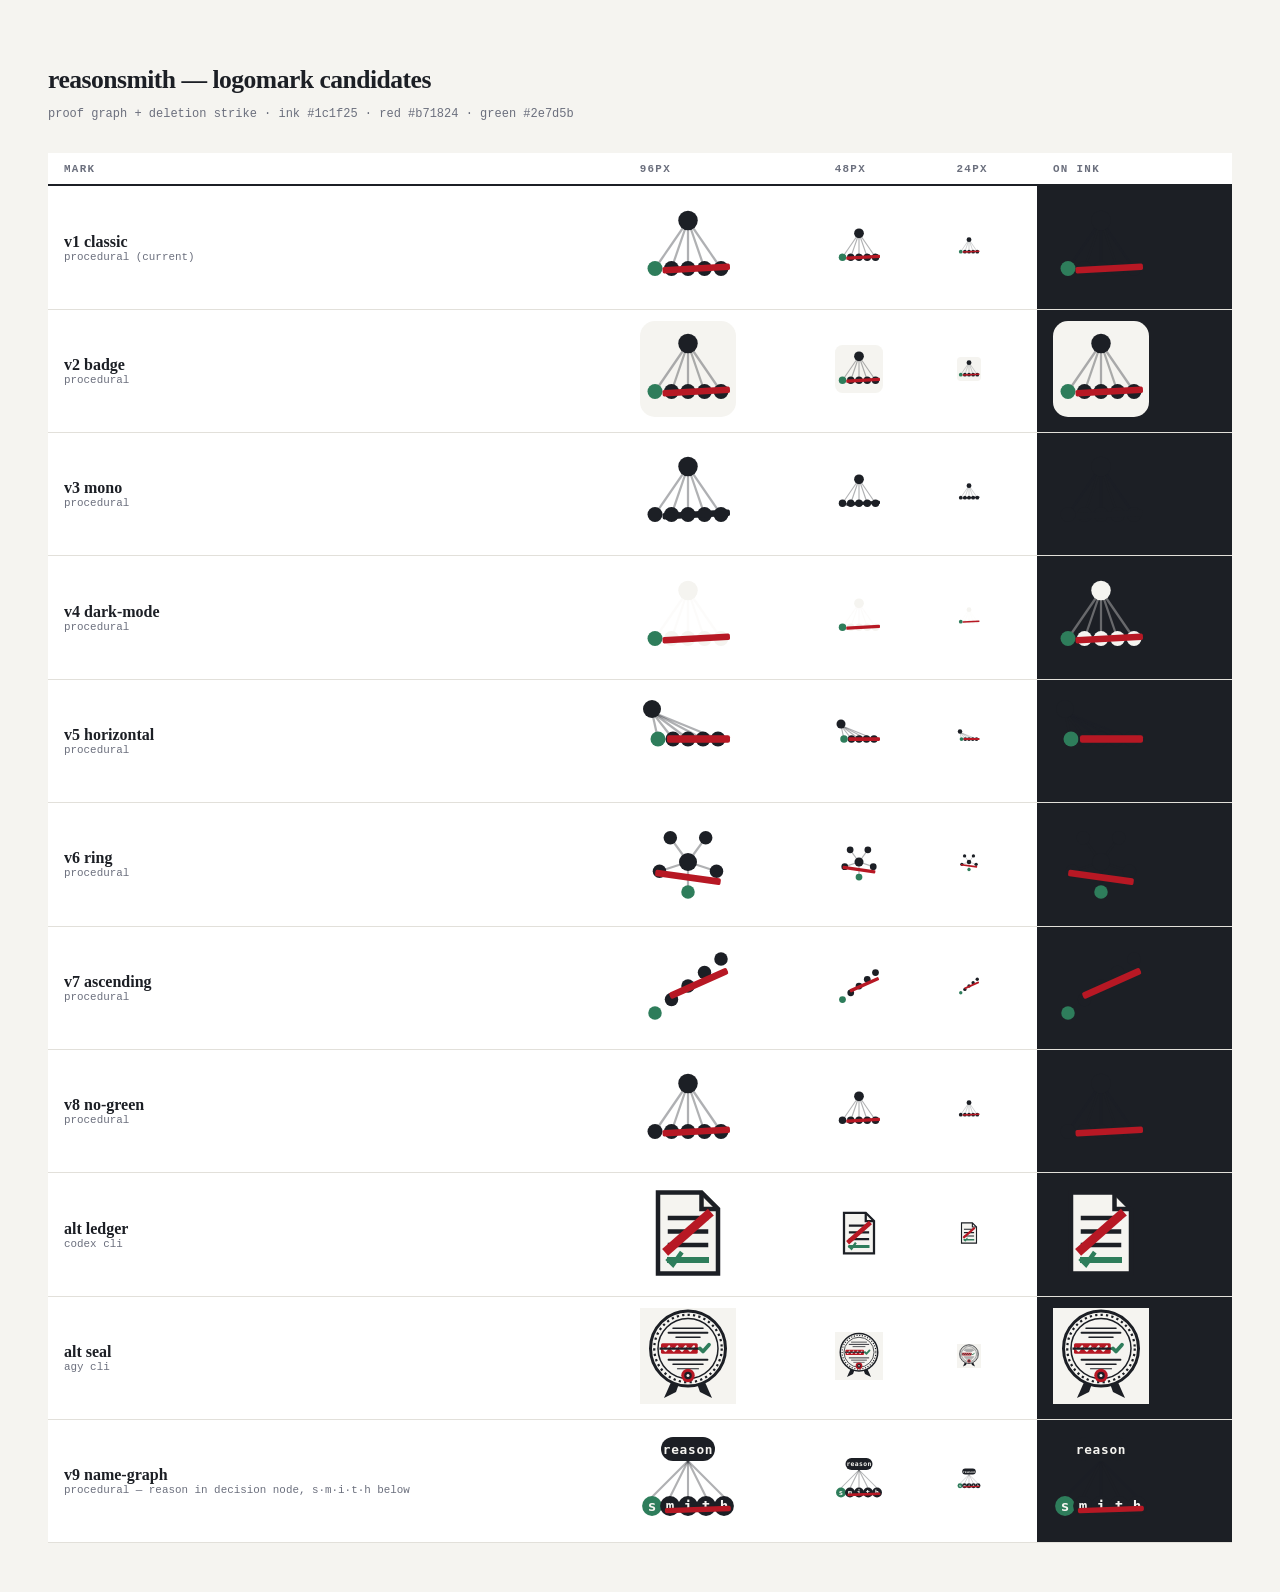
<file: brand/all-logos.html>
<!DOCTYPE html>
<html><head><meta charset="utf-8"><title>reasonsmith — logomark candidates</title>
<style>
  body { background: #f5f4f0; color: #1c1f25; font-family: Georgia, serif; padding: 2.5rem; }
  h1 { font-size: 1.6rem; font-weight: 600; letter-spacing: -0.02em; margin-bottom: 0.2rem; }
  p.sub { font-family: monospace; font-size: 0.75rem; color: #6b6f7d; margin-bottom: 2rem; }
  table { border-collapse: collapse; width: 100%; background: #fff; }
  th { font-family: monospace; font-size: 0.68rem; text-transform: uppercase; letter-spacing: 0.12em;
       color: #6b6f7d; text-align: left; padding: 0.6rem 1rem; border-bottom: 2px solid #1c1f25; }
  td { padding: 0.7rem 1rem; border-bottom: 1px solid #e2e0da; vertical-align: middle; }
  td.name { font-weight: 600; }
  td.name .src { display: block; font-family: monospace; font-size: 0.68rem; font-weight: 400; color: #6b6f7d; }
  td.dark { background: #1c1f25; }
</style></head><body>
<h1>reasonsmith — logomark candidates</h1>
<p class="sub">proof graph + deletion strike · ink #1c1f25 · red #b71824 · green #2e7d5b</p>
<table>
  <tr><th>mark</th><th>96px</th><th>48px</th><th>24px</th><th>on ink</th></tr>
  <tr>
      <td class="name">v1 classic<span class="src">procedural (current)</span></td>
      <td><img src="mark-v1-classic.svg" width="96"></td>
      <td><img src="mark-v1-classic.svg" width="48"></td>
      <td><img src="mark-v1-classic.svg" width="24"></td>
      <td class="dark"><img src="mark-v1-classic.svg" width="96"></td>
    </tr><tr>
      <td class="name">v2 badge<span class="src">procedural</span></td>
      <td><img src="mark-v2-badge.svg" width="96"></td>
      <td><img src="mark-v2-badge.svg" width="48"></td>
      <td><img src="mark-v2-badge.svg" width="24"></td>
      <td class="dark"><img src="mark-v2-badge.svg" width="96"></td>
    </tr><tr>
      <td class="name">v3 mono<span class="src">procedural</span></td>
      <td><img src="mark-v3-mono.svg" width="96"></td>
      <td><img src="mark-v3-mono.svg" width="48"></td>
      <td><img src="mark-v3-mono.svg" width="24"></td>
      <td class="dark"><img src="mark-v3-mono.svg" width="96"></td>
    </tr><tr>
      <td class="name">v4 dark-mode<span class="src">procedural</span></td>
      <td><img src="mark-v4-darkmode.svg" width="96"></td>
      <td><img src="mark-v4-darkmode.svg" width="48"></td>
      <td><img src="mark-v4-darkmode.svg" width="24"></td>
      <td class="dark"><img src="mark-v4-darkmode.svg" width="96"></td>
    </tr><tr>
      <td class="name">v5 horizontal<span class="src">procedural</span></td>
      <td><img src="mark-v5-horizontal.svg" width="96"></td>
      <td><img src="mark-v5-horizontal.svg" width="48"></td>
      <td><img src="mark-v5-horizontal.svg" width="24"></td>
      <td class="dark"><img src="mark-v5-horizontal.svg" width="96"></td>
    </tr><tr>
      <td class="name">v6 ring<span class="src">procedural</span></td>
      <td><img src="mark-v6-ring.svg" width="96"></td>
      <td><img src="mark-v6-ring.svg" width="48"></td>
      <td><img src="mark-v6-ring.svg" width="24"></td>
      <td class="dark"><img src="mark-v6-ring.svg" width="96"></td>
    </tr><tr>
      <td class="name">v7 ascending<span class="src">procedural</span></td>
      <td><img src="mark-v7-ascending.svg" width="96"></td>
      <td><img src="mark-v7-ascending.svg" width="48"></td>
      <td><img src="mark-v7-ascending.svg" width="24"></td>
      <td class="dark"><img src="mark-v7-ascending.svg" width="96"></td>
    </tr><tr>
      <td class="name">v8 no-green<span class="src">procedural</span></td>
      <td><img src="mark-v8-nogreen.svg" width="96"></td>
      <td><img src="mark-v8-nogreen.svg" width="48"></td>
      <td><img src="mark-v8-nogreen.svg" width="24"></td>
      <td class="dark"><img src="mark-v8-nogreen.svg" width="96"></td>
    </tr><tr>
      <td class="name">alt ledger<span class="src">codex cli</span></td>
      <td><img src="mark-alt-codex.svg" width="96"></td>
      <td><img src="mark-alt-codex.svg" width="48"></td>
      <td><img src="mark-alt-codex.svg" width="24"></td>
      <td class="dark"><img src="mark-alt-codex.svg" width="96"></td>
    </tr><tr>
      <td class="name">alt seal<span class="src">agy cli</span></td>
      <td><img src="mark-alt-agy.svg" width="96"></td>
      <td><img src="mark-alt-agy.svg" width="48"></td>
      <td><img src="mark-alt-agy.svg" width="24"></td>
      <td class="dark"><img src="mark-alt-agy.svg" width="96"></td>
    </tr>
<tr>
      <td class="name">v9 name-graph<span class="src">procedural — reason in decision node, s·m·i·t·h below</span></td>
      <td><img src="mark-v9-namegraph.svg" width="96"></td>
      <td><img src="mark-v9-namegraph.svg" width="48"></td>
      <td><img src="mark-v9-namegraph.svg" width="24"></td>
      <td class="dark"><img src="mark-v9-namegraph.svg" width="96"></td>
    </tr>
</table>
</body></html>
</file>
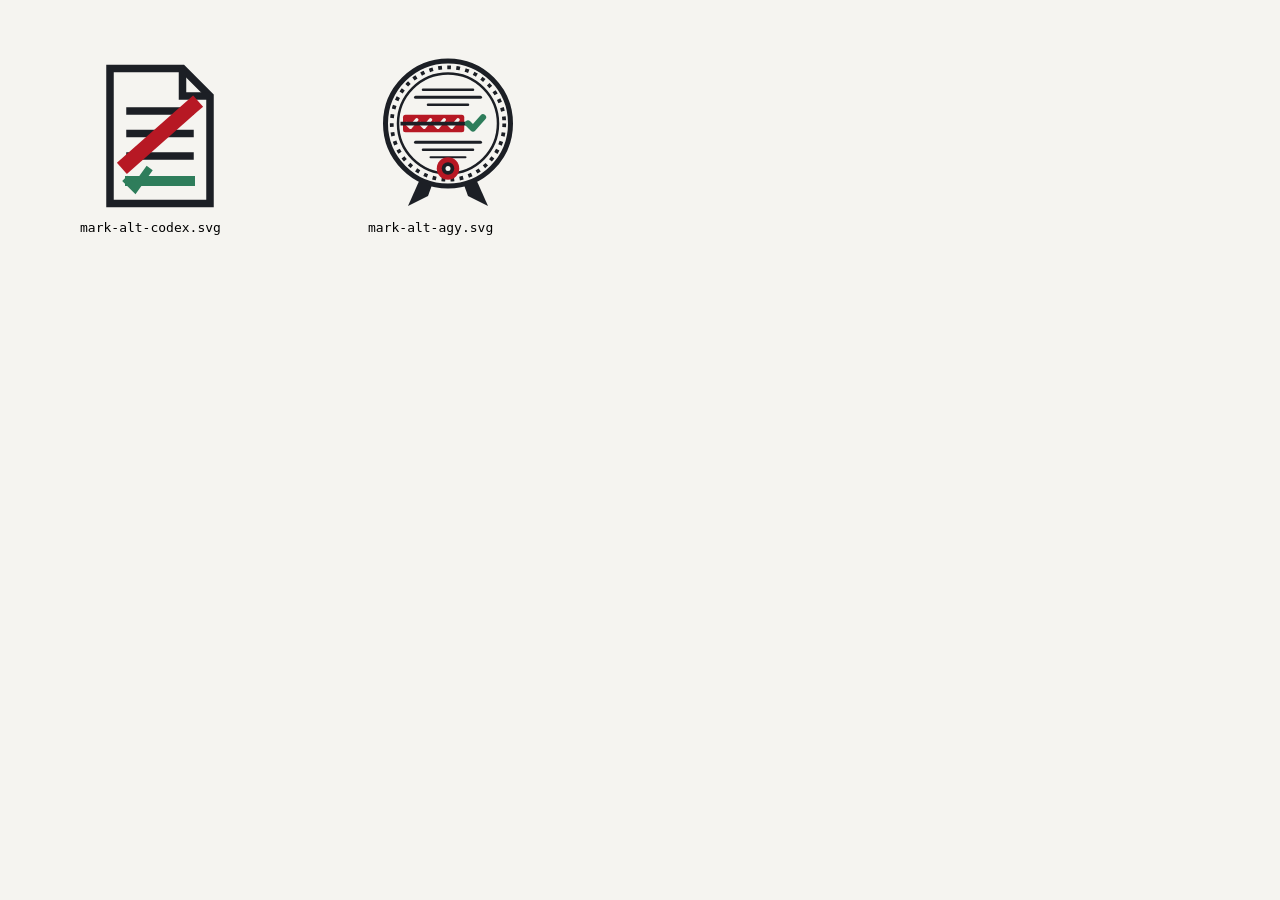
<file: brand/alt-sheet.html>
<!DOCTYPE html><html><body style="background:#f5f4f0"><div style="display:flex;gap:3rem;padding:2rem"><figure><img src="mark-alt-codex.svg" width="160"><figcaption style="font-family:monospace">mark-alt-codex.svg</figcaption></figure><figure><img src="mark-alt-agy.svg" width="160"><figcaption style="font-family:monospace">mark-alt-agy.svg</figcaption></figure></div></body></html>
</file>
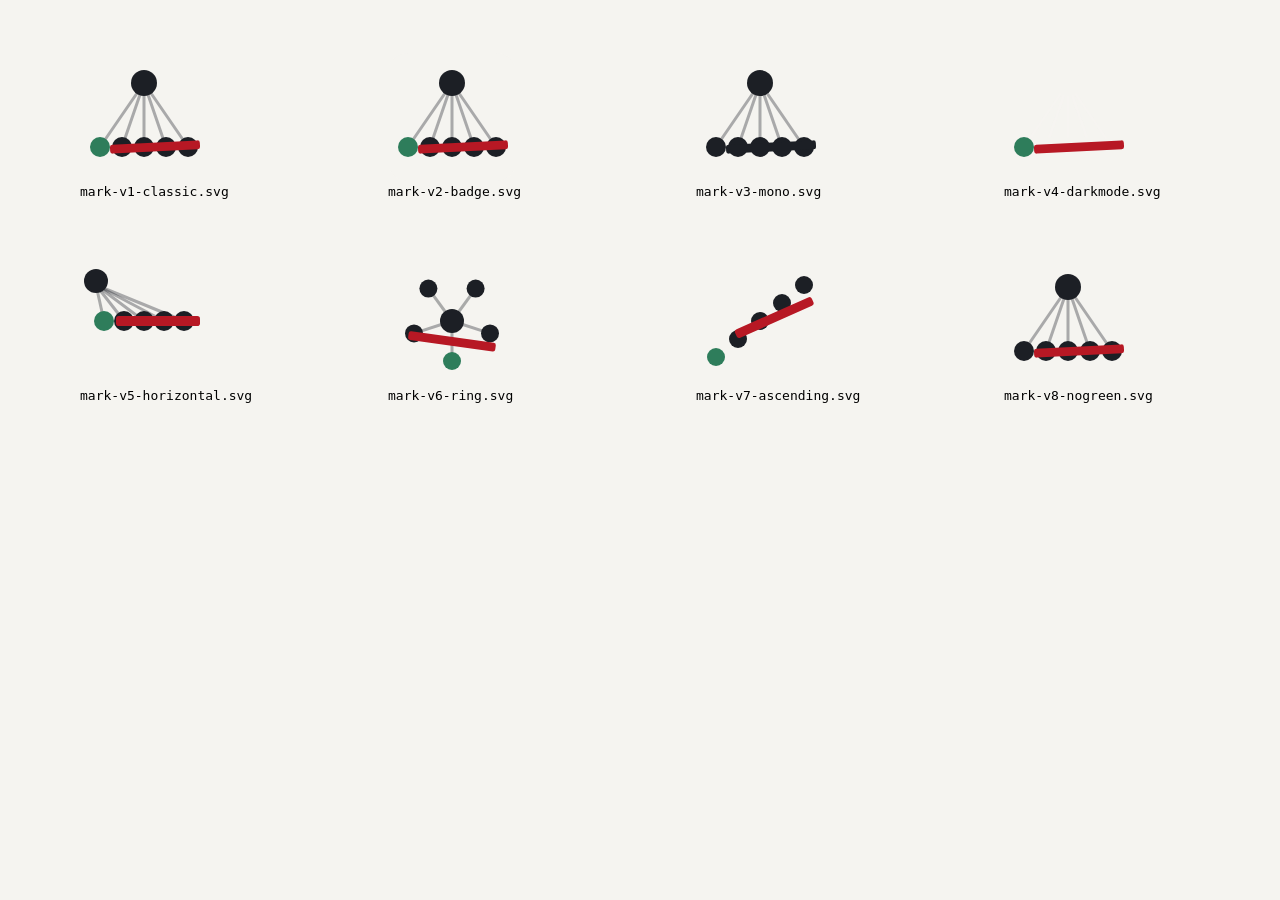
<file: brand/contact-sheet.html>
<!DOCTYPE html><html><body style="background:#f5f4f0;font-family:monospace">
<div style="display:grid;grid-template-columns:repeat(4,1fr);gap:2rem;padding:2rem">
<figure><img src="mark-v1-classic.svg" width="128"><figcaption>mark-v1-classic.svg</figcaption></figure><figure><img src="mark-v2-badge.svg" width="128"><figcaption>mark-v2-badge.svg</figcaption></figure><figure><img src="mark-v3-mono.svg" width="128"><figcaption>mark-v3-mono.svg</figcaption></figure><figure><img src="mark-v4-darkmode.svg" width="128"><figcaption>mark-v4-darkmode.svg</figcaption></figure><figure><img src="mark-v5-horizontal.svg" width="128"><figcaption>mark-v5-horizontal.svg</figcaption></figure><figure><img src="mark-v6-ring.svg" width="128"><figcaption>mark-v6-ring.svg</figcaption></figure><figure><img src="mark-v7-ascending.svg" width="128"><figcaption>mark-v7-ascending.svg</figcaption></figure><figure><img src="mark-v8-nogreen.svg" width="128"><figcaption>mark-v8-nogreen.svg</figcaption></figure>
</div></body></html>
</file>
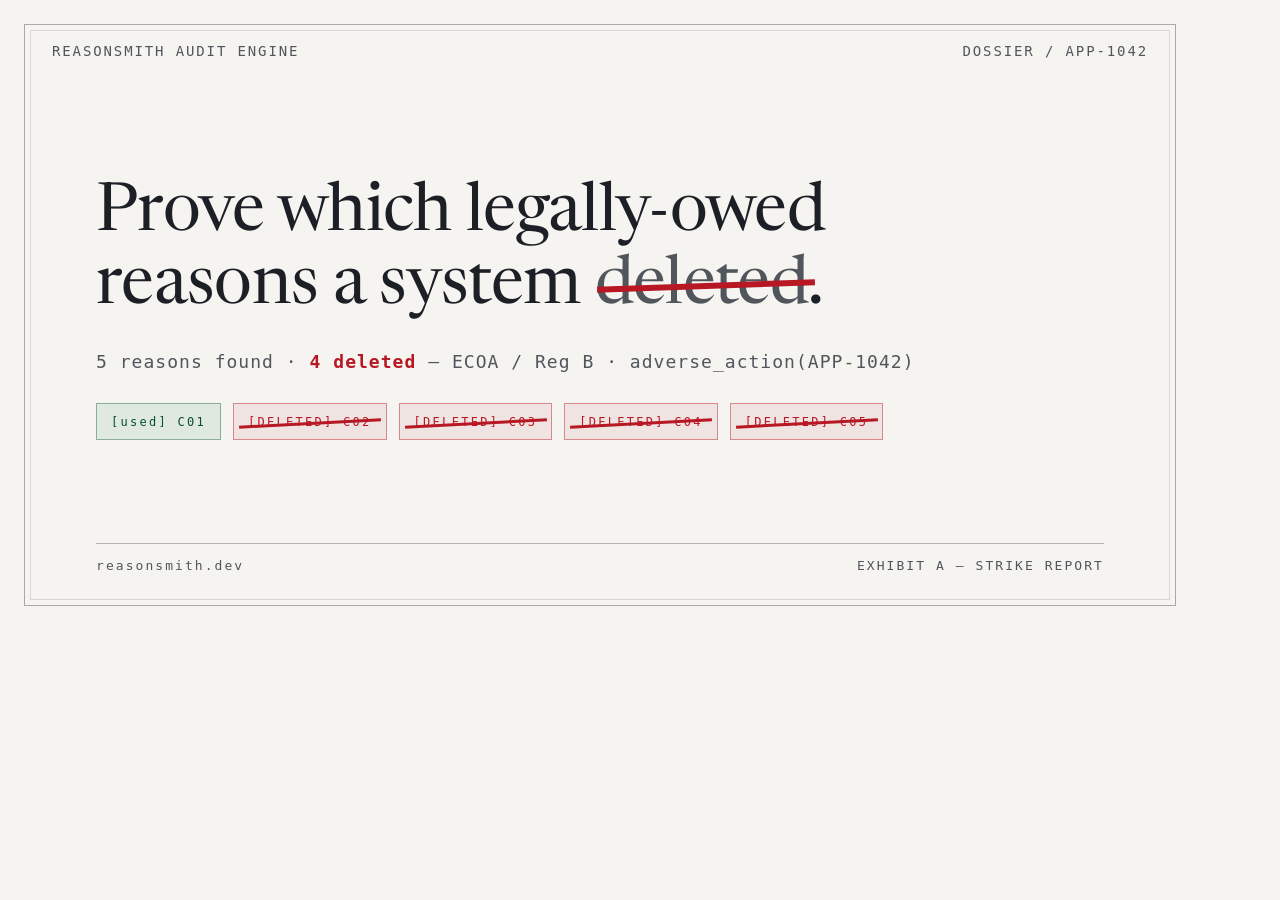
<file: brand/og.html>
<!DOCTYPE html>
<!--
  reasonsmith social card — the source for assets/og.png (OpenGraph + Twitter
  summary_large_image, referenced from index.html).

  assets/og.png is GENERATED FROM THIS FILE. Do not edit the PNG: edit this
  page and re-render it.

      chrome-devtools-axi resize 1200 630
      chrome-devtools-axi open "file://$PWD/brand/og.html"
      chrome-devtools-axi screenshot /tmp/og-render.png
      cp /tmp/og-render.png assets/og.png

  (chrome-devtools-axi only writes screenshots under /tmp, hence the copy.)

  Viewport is exactly 1200x630 — the OpenGraph size the card is served at.
  Type, colour and spacing come from the site itself (site/css/landing.css);
  only the card-specific layout lives below. The mono sizes are tuned for the
  fallback that --font-mono resolves to on the render box, so re-check the
  monospace runs against the committed PNG if you render somewhere new.
-->
<html lang="en">
<head>
<meta charset="utf-8">
<title>reasonsmith — social card 1200×630</title>
<link rel="stylesheet" href="../site/css/landing.css">
<style>
  html, body { width: 1200px; height: 630px; overflow: hidden; }
  body { background: var(--paper); color: var(--ink); }

  .card { position: relative; width: 1200px; height: 630px; }

  /* double rule frame */
  .card::before, .card::after {
    content: ""; position: absolute; pointer-events: none;
  }
  .card::before { inset: 24px; border: 1px solid rgba(28, 31, 37, 0.35); }
  .card::after  { inset: 30px; border: 1px solid rgba(28, 31, 37, 0.143); }

  .eyebrow, .footer {
    position: absolute; display: flex; justify-content: space-between;
    font-family: var(--font-mono);
    color: var(--ink-muted);
    line-height: 1;
  }
  .eyebrow {
    left: 52px; right: 52px; top: 44px;
    font-size: 14px; letter-spacing: 0.134em;
  }
  .footer {
    left: 96px; right: 96px; top: 559px;
    font-size: 13px; letter-spacing: 0.158em;
  }

  .headline {
    position: absolute; left: 96px; top: 178px;
    font-family: var(--font-serif);
    font-size: 67px; font-weight: 400; line-height: 73px;
    letter-spacing: -0.01em;
  }
  .headline .struck { position: relative; color: var(--ink-muted); }
  .headline .struck::after {
    content: ""; position: absolute; left: 2px; right: -7px; top: calc(50% - 5px);
    height: 6px; background: var(--accent); transform: rotate(-2deg);
  }

  .subline {
    position: absolute; left: 96px; top: 353px;
    font-family: var(--font-mono); font-size: 18px; line-height: 1;
    letter-spacing: 0.057em;
    color: var(--ink-muted);
  }
  .subline .n { color: var(--accent); font-weight: 700; }

  .chips {
    position: absolute; left: 96px; top: 403px;
    display: flex; gap: 12px;
    font-family: var(--font-mono); font-size: 12px; line-height: 1;
  }
  .chip {
    position: relative; padding: 11.5px 14px;
    letter-spacing: 0.19em;
  }
  /* chip greens and reds are sampled from the card itself — they sit a shade
     off the --ok and --accent token families the landing page uses for its
     reason rows. */
  .chip.used {
    background: #dfe9e0; border: 1px solid #89b096; color: #07502c;
  }
  .chip.gone {
    background: #f0e4e2; border: 1px solid #d7888c; color: var(--accent);
  }
  .chip.gone::after {
    content: ""; position: absolute; left: 5px; right: 5px; top: 50%;
    height: 3px; background: var(--accent); transform: rotate(-3deg);
  }

  .rule {
    position: absolute; left: 96px; top: 543px; width: 1008px; height: 1px;
    background: rgba(28, 31, 37, 0.305);
  }
</style>
</head>
<body>
<div class="card">
  <div class="eyebrow"><span>REASONSMITH AUDIT ENGINE</span><span>DOSSIER / APP-1042</span></div>

  <h1 class="headline">Prove which legally-owed<br>reasons a system <span class="struck">deleted</span>.</h1>

  <p class="subline">5 reasons found · <span class="n">4 deleted</span> — ECOA / Reg B · adverse_action(APP-1042)</p>

  <div class="chips">
    <span class="chip used">[used] C01</span>
    <span class="chip gone">[DELETED] C02</span>
    <span class="chip gone">[DELETED] C03</span>
    <span class="chip gone">[DELETED] C04</span>
    <span class="chip gone">[DELETED] C05</span>
  </div>

  <div class="rule"></div>

  <div class="footer"><span>reasonsmith.dev</span><span>EXHIBIT A — STRIKE REPORT</span></div>
</div>
</body>
</html>
</file>
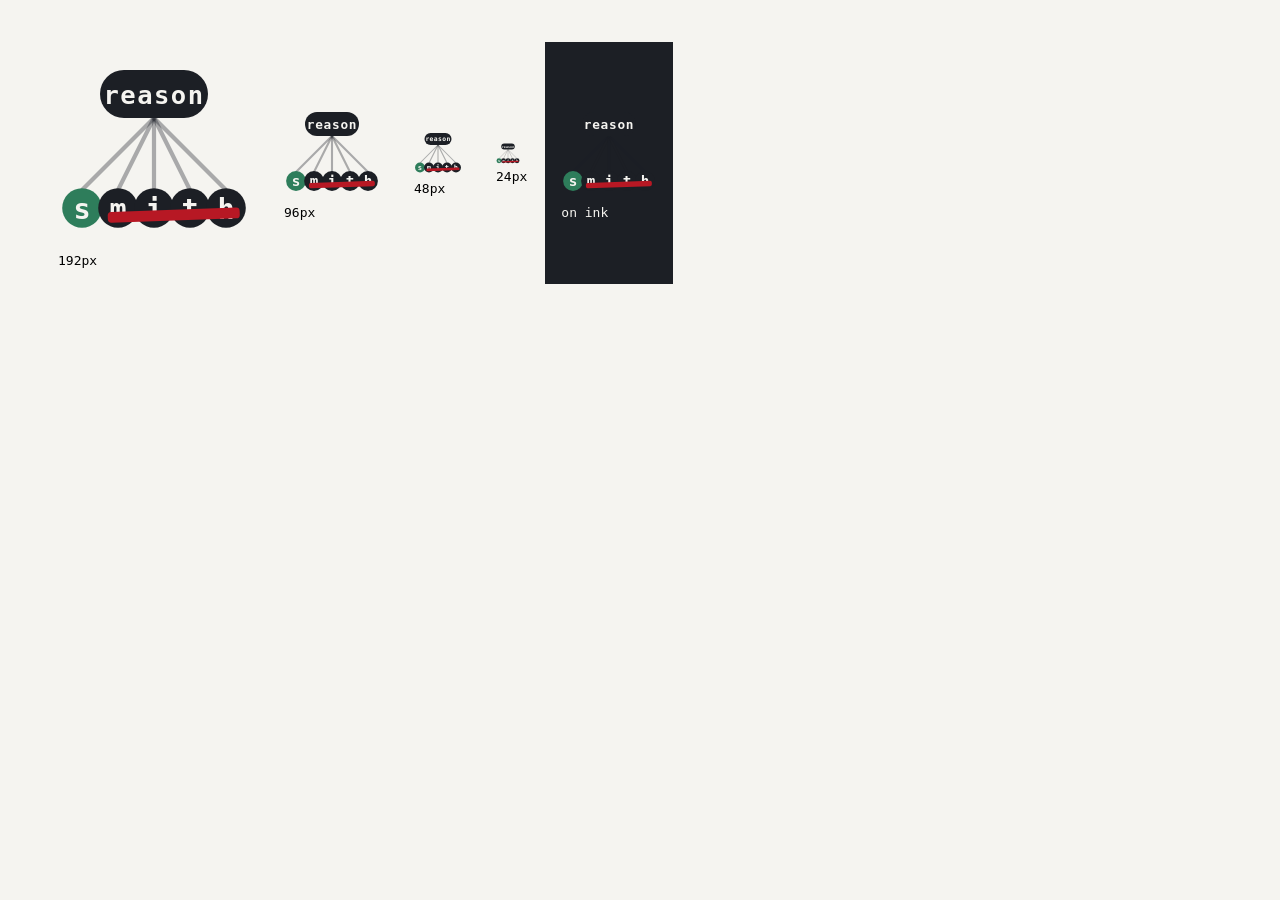
<file: brand/v9-preview.html>
<!DOCTYPE html><html><body style="background:#f5f4f0;font-family:monospace;padding:2rem">
<table><tr>
<td style="padding:1rem"><img src="mark-v9-namegraph.svg" width="192"><br>192px</td>
<td style="padding:1rem"><img src="mark-v9-namegraph.svg" width="96"><br>96px</td>
<td style="padding:1rem"><img src="mark-v9-namegraph.svg" width="48"><br>48px</td>
<td style="padding:1rem"><img src="mark-v9-namegraph.svg" width="24"><br>24px</td>
<td style="padding:1rem;background:#1c1f25"><img src="mark-v9-namegraph.svg" width="96"><br><span style="color:#f5f4f0">on ink</span></td>
</tr></table></body></html>
</file>
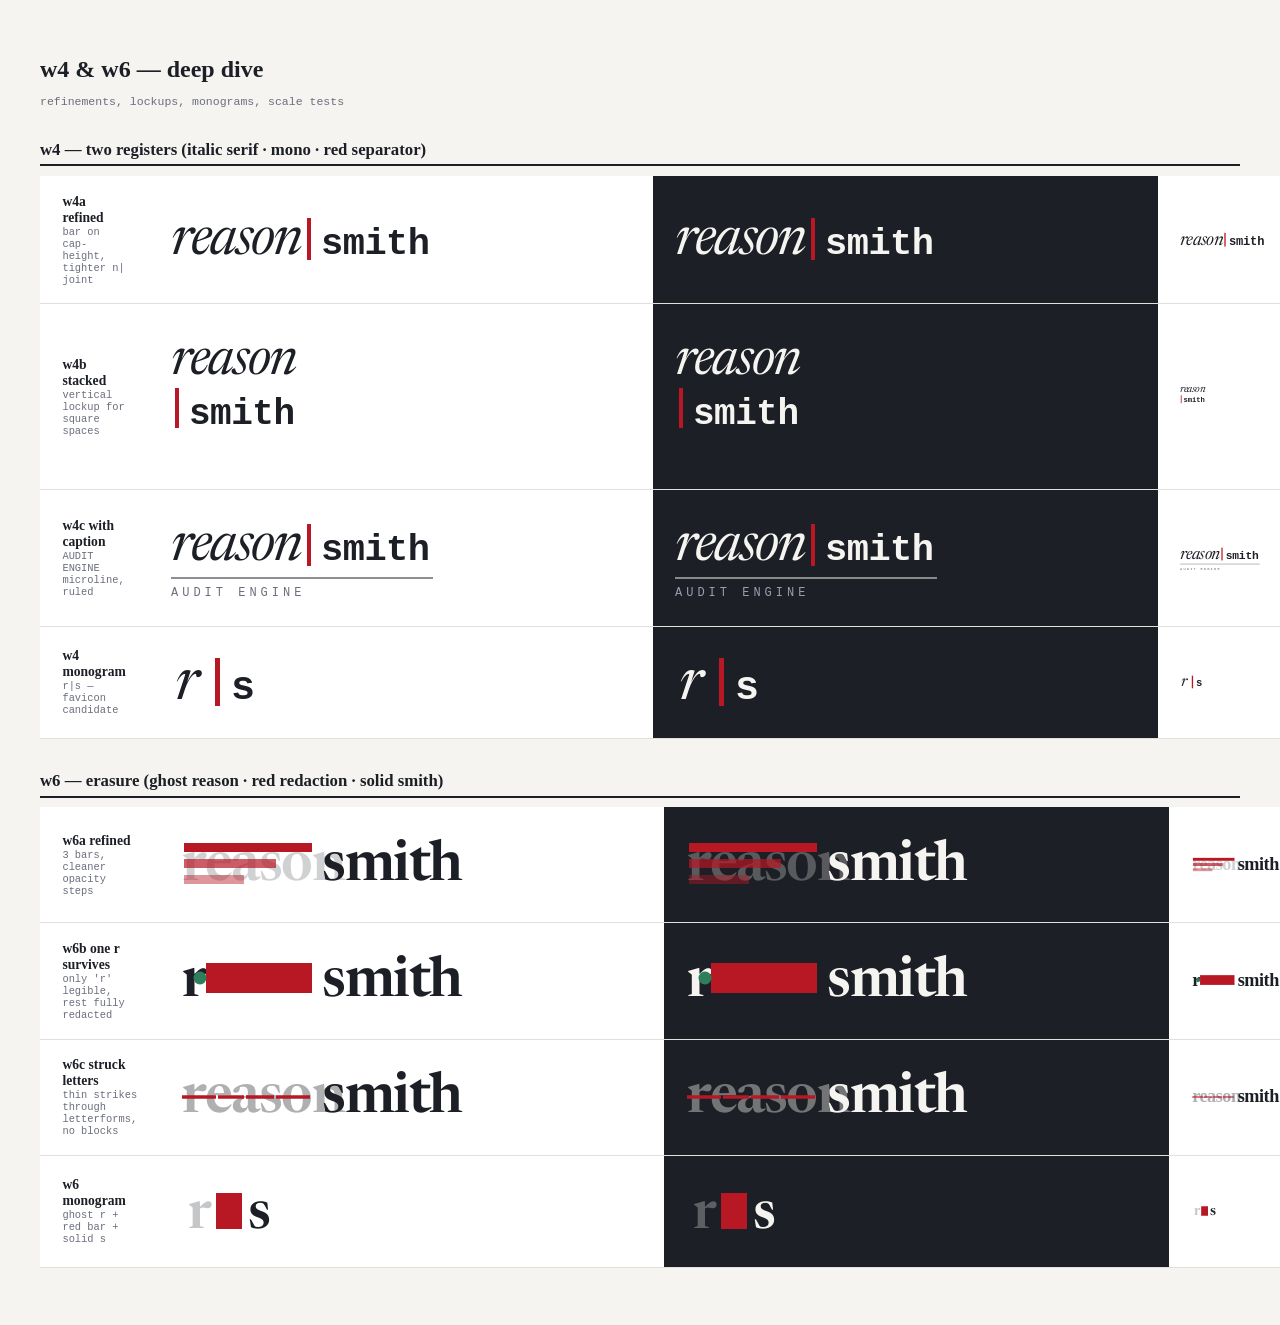
<file: brand/wordmarks-deep.html>
<!DOCTYPE html>
<html><head><meta charset="utf-8"><title>reasonsmith — w4 & w6 deep dive</title>
<style>
  @font-face { font-family: "Newsreader"; src: url("../assets/fonts/newsreader-normal.woff2") format("woff2-variations"); font-weight: 200 800; }
  @font-face { font-family: "Newsreader"; src: url("../assets/fonts/newsreader-italic.woff2") format("woff2-variations"); font-weight: 200 800; font-style: italic; }
  body { background: #f5f4f0; color: #1c1f25; font-family: Georgia, serif; padding: 2rem; }
  h1 { font-size: 1.5rem; font-weight: 600; margin-bottom: 0.2rem; }
  h2 { font-size: 1.05rem; margin: 2rem 0 0.6rem; border-bottom: 2px solid #1c1f25; padding-bottom: 0.3rem; }
  p.sub { font-family: monospace; font-size: 0.72rem; color: #6b6f7d; margin-bottom: 1rem; }
  table { border-collapse: collapse; width: 100%; background: #fff; margin-bottom: 1rem; }
  td { padding: 1.1rem 1.4rem; border-bottom: 1px solid #e2e0da; vertical-align: middle; }
  td.name { font-weight: 600; width: 10rem; font-size: 0.85rem; }
  td.name .src { display: block; font-family: monospace; font-size: 0.65rem; font-weight: 400; color: #6b6f7d; }
  td.dark { background: #1c1f25; }
  td.small { width: 9rem; }
  svg { display: block; }
  .w { font-family: "Newsreader", Georgia, serif; }
  .mono { font-family: ui-monospace, Menlo, Consolas, monospace; }
</style></head><body>
<h1>w4 & w6 — deep dive</h1>
<p class="sub">refinements, lockups, monograms, scale tests</p>

<h2>w4 — two registers (italic serif · mono · red separator)</h2>
<table>
<tr><td class="name">w4a refined<span class="src">bar on cap-height, tighter n| joint</span></td>
<td><svg width="460" height="76" viewBox="0 0 460 76">
  <text class="w" x="0" y="52" font-size="54" font-weight="400" font-style="italic" letter-spacing="-2" fill="#1c1f25">reason</text>
  <rect x="136" y="16" width="4" height="42" fill="#b71824"/>
  <text class="mono" x="150" y="52" font-size="37" font-weight="700" letter-spacing="-0.5" fill="#1c1f25">smith</text>
</svg></td>
<td class="dark"><svg width="460" height="76" viewBox="0 0 460 76">
  <text class="w" x="0" y="52" font-size="54" font-weight="400" font-style="italic" letter-spacing="-2" fill="#f5f4f0">reason</text>
  <rect x="136" y="16" width="4" height="42" fill="#b71824"/>
  <text class="mono" x="150" y="52" font-size="37" font-weight="700" letter-spacing="-0.5" fill="#f5f4f0">smith</text>
</svg></td>
<td class="small"><svg width="150" height="28" viewBox="0 0 460 76">
  <text class="w" x="0" y="52" font-size="54" font-weight="400" font-style="italic" letter-spacing="-2" fill="#1c1f25">reason</text>
  <rect x="136" y="16" width="4" height="42" fill="#b71824"/>
  <text class="mono" x="150" y="52" font-size="37" font-weight="700" letter-spacing="-0.5" fill="#1c1f25">smith</text>
</svg></td></tr>

<tr><td class="name">w4b stacked<span class="src">vertical lockup for square spaces</span></td>
<td><svg width="300" height="150" viewBox="0 0 300 150">
  <text class="w" x="0" y="52" font-size="52" font-weight="400" font-style="italic" letter-spacing="-2" fill="#1c1f25">reason</text>
  <rect x="4" y="66" width="4" height="40" fill="#b71824"/>
  <text class="mono" x="18" y="102" font-size="36" font-weight="700" letter-spacing="-0.5" fill="#1c1f25">smith</text>
</svg></td>
<td class="dark"><svg width="300" height="150" viewBox="0 0 300 150">
  <text class="w" x="0" y="52" font-size="52" font-weight="400" font-style="italic" letter-spacing="-2" fill="#f5f4f0">reason</text>
  <rect x="4" y="66" width="4" height="40" fill="#b71824"/>
  <text class="mono" x="18" y="102" font-size="36" font-weight="700" letter-spacing="-0.5" fill="#f5f4f0">smith</text>
</svg></td>
<td class="small"><svg width="60" height="30" viewBox="0 0 300 150">
  <text class="w" x="0" y="52" font-size="52" font-weight="400" font-style="italic" letter-spacing="-2" fill="#1c1f25">reason</text>
  <rect x="4" y="66" width="4" height="40" fill="#b71824"/>
  <text class="mono" x="18" y="102" font-size="36" font-weight="700" letter-spacing="-0.5" fill="#1c1f25">smith</text>
</svg></td></tr>

<tr><td class="name">w4c with caption<span class="src">AUDIT ENGINE microline, ruled</span></td>
<td><svg width="460" height="100" viewBox="0 0 460 100">
  <text class="w" x="0" y="52" font-size="54" font-weight="400" font-style="italic" letter-spacing="-2" fill="#1c1f25">reason</text>
  <rect x="136" y="16" width="4" height="42" fill="#b71824"/>
  <text class="mono" x="150" y="52" font-size="37" font-weight="700" letter-spacing="-0.5" fill="#1c1f25">smith</text>
  <line x1="0" y1="70" x2="262" y2="70" stroke="#1c1f25" stroke-width="1"/>
  <text class="mono" x="0" y="88" font-size="12" letter-spacing="4" fill="#6b6f7d">AUDIT ENGINE</text>
</svg></td>
<td class="dark"><svg width="460" height="100" viewBox="0 0 460 100">
  <text class="w" x="0" y="52" font-size="54" font-weight="400" font-style="italic" letter-spacing="-2" fill="#f5f4f0">reason</text>
  <rect x="136" y="16" width="4" height="42" fill="#b71824"/>
  <text class="mono" x="150" y="52" font-size="37" font-weight="700" letter-spacing="-0.5" fill="#f5f4f0">smith</text>
  <line x1="0" y1="70" x2="262" y2="70" stroke="#f5f4f0" stroke-width="1"/>
  <text class="mono" x="0" y="88" font-size="12" letter-spacing="4" fill="#9a9eb0">AUDIT ENGINE</text>
</svg></td>
<td class="small"><svg width="140" height="32" viewBox="0 0 460 100">
  <text class="w" x="0" y="52" font-size="54" font-weight="400" font-style="italic" letter-spacing="-2" fill="#1c1f25">reason</text>
  <rect x="136" y="16" width="4" height="42" fill="#b71824"/>
  <text class="mono" x="150" y="52" font-size="37" font-weight="700" letter-spacing="-0.5" fill="#1c1f25">smith</text>
  <line x1="0" y1="70" x2="262" y2="70" stroke="#1c1f25" stroke-width="1"/>
  <text class="mono" x="0" y="88" font-size="12" letter-spacing="4" fill="#6b6f7d">AUDIT ENGINE</text>
</svg></td></tr>

<tr><td class="name">w4 monogram<span class="src">r|s — favicon candidate</span></td>
<td><svg width="120" height="76" viewBox="0 0 120 76">
  <text class="w" x="4" y="55" font-size="58" font-weight="400" font-style="italic" fill="#1c1f25">r</text>
  <rect x="44" y="14" width="5" height="48" fill="#b71824"/>
  <text class="mono" x="60" y="55" font-size="40" font-weight="700" fill="#1c1f25">s</text>
</svg></td>
<td class="dark"><svg width="120" height="76" viewBox="0 0 120 76">
  <text class="w" x="4" y="55" font-size="58" font-weight="400" font-style="italic" fill="#f5f4f0">r</text>
  <rect x="44" y="14" width="5" height="48" fill="#b71824"/>
  <text class="mono" x="60" y="55" font-size="40" font-weight="700" fill="#f5f4f0">s</text>
</svg></td>
<td class="small"><svg width="32" height="20" viewBox="0 0 120 76">
  <text class="w" x="4" y="55" font-size="58" font-weight="400" font-style="italic" fill="#1c1f25">r</text>
  <rect x="44" y="14" width="5" height="48" fill="#b71824"/>
  <text class="mono" x="60" y="55" font-size="40" font-weight="700" fill="#1c1f25">s</text>
</svg></td></tr>
</table>

<h2>w6 — erasure (ghost reason · red redaction · solid smith)</h2>
<table>
<tr><td class="name">w6a refined<span class="src">3 bars, cleaner opacity steps</span></td>
<td><svg class="w" width="460" height="80" viewBox="0 0 460 80">
  <text x="0" y="55" font-size="56" font-weight="600" letter-spacing="-1.5" fill="#1c1f25" opacity="0.20">reason</text>
  <text x="140" y="55" font-size="56" font-weight="600" letter-spacing="-1.5" fill="#1c1f25">smith</text>
  <rect x="2" y="18" width="128" height="9" fill="#b71824"/>
  <rect x="2" y="34" width="92" height="9" fill="#b71824" opacity="0.7"/>
  <rect x="2" y="50" width="60" height="9" fill="#b71824" opacity="0.45"/>
</svg></td>
<td class="dark"><svg class="w" width="460" height="80" viewBox="0 0 460 80">
  <text x="0" y="55" font-size="56" font-weight="600" letter-spacing="-1.5" fill="#f5f4f0" opacity="0.28">reason</text>
  <text x="140" y="55" font-size="56" font-weight="600" letter-spacing="-1.5" fill="#f5f4f0">smith</text>
  <rect x="2" y="18" width="128" height="9" fill="#b71824"/>
  <rect x="2" y="34" width="92" height="9" fill="#b71824" opacity="0.7"/>
  <rect x="2" y="50" width="60" height="9" fill="#b71824" opacity="0.45"/>
</svg></td>
<td class="small"><svg width="150" height="26" viewBox="0 0 460 80">
  <text x="0" y="55" font-size="56" font-weight="600" letter-spacing="-1.5" fill="#1c1f25" opacity="0.20">reason</text>
  <text x="140" y="55" font-size="56" font-weight="600" letter-spacing="-1.5" fill="#1c1f25">smith</text>
  <rect x="2" y="18" width="128" height="9" fill="#b71824"/>
  <rect x="2" y="34" width="92" height="9" fill="#b71824" opacity="0.7"/>
  <rect x="2" y="50" width="60" height="9" fill="#b71824" opacity="0.45"/>
</svg></td></tr>

<tr><td class="name">w6b one r survives<span class="src">only 'r' legible, rest fully redacted</span></td>
<td><svg class="w" width="460" height="80" viewBox="0 0 460 80">
  <text x="0" y="55" font-size="56" font-weight="600" letter-spacing="-1.5" fill="#1c1f25">r</text>
  <text x="140" y="55" font-size="56" font-weight="600" letter-spacing="-1.5" fill="#1c1f25">smith</text>
  <rect x="24" y="22" width="106" height="30" fill="#b71824"/>
  <circle cx="18" cy="37" r="6.5" fill="#2e7d5b"/>
</svg></td>
<td class="dark"><svg class="w" width="460" height="80" viewBox="0 0 460 80">
  <text x="0" y="55" font-size="56" font-weight="600" letter-spacing="-1.5" fill="#f5f4f0">r</text>
  <text x="140" y="55" font-size="56" font-weight="600" letter-spacing="-1.5" fill="#f5f4f0">smith</text>
  <rect x="24" y="22" width="106" height="30" fill="#b71824"/>
  <circle cx="18" cy="37" r="6.5" fill="#2e7d5b"/>
</svg></td>
<td class="small"><svg width="150" height="26" viewBox="0 0 460 80">
  <text x="0" y="55" font-size="56" font-weight="600" letter-spacing="-1.5" fill="#1c1f25">r</text>
  <text x="140" y="55" font-size="56" font-weight="600" letter-spacing="-1.5" fill="#1c1f25">smith</text>
  <rect x="24" y="22" width="106" height="30" fill="#b71824"/>
  <circle cx="18" cy="37" r="6.5" fill="#2e7d5b"/>
</svg></td></tr>

<tr><td class="name">w6c struck letters<span class="src">thin strikes through letterforms, no blocks</span></td>
<td><svg class="w" width="460" height="80" viewBox="0 0 460 80">
  <text x="0" y="55" font-size="56" font-weight="600" letter-spacing="-1.5" fill="#1c1f25" opacity="0.35">reason</text>
  <text x="140" y="55" font-size="56" font-weight="600" letter-spacing="-1.5" fill="#1c1f25">smith</text>
  <line x1="0" y1="40" x2="34" y2="40" stroke="#b71824" stroke-width="3.5"/>
  <line x1="36" y1="40" x2="62" y2="40" stroke="#b71824" stroke-width="3.5"/>
  <line x1="64" y1="40" x2="92" y2="40" stroke="#b71824" stroke-width="3.5"/>
  <line x1="94" y1="40" x2="128" y2="40" stroke="#b71824" stroke-width="3.5"/>
</svg></td>
<td class="dark"><svg class="w" width="460" height="80" viewBox="0 0 460 80">
  <text x="0" y="55" font-size="56" font-weight="600" letter-spacing="-1.5" fill="#f5f4f0" opacity="0.4">reason</text>
  <text x="140" y="55" font-size="56" font-weight="600" letter-spacing="-1.5" fill="#f5f4f0">smith</text>
  <line x1="0" y1="40" x2="34" y2="40" stroke="#b71824" stroke-width="3.5"/>
  <line x1="36" y1="40" x2="62" y2="40" stroke="#b71824" stroke-width="3.5"/>
  <line x1="64" y1="40" x2="92" y2="40" stroke="#b71824" stroke-width="3.5"/>
  <line x1="94" y1="40" x2="128" y2="40" stroke="#b71824" stroke-width="3.5"/>
</svg></td>
<td class="small"><svg width="150" height="26" viewBox="0 0 460 80">
  <text x="0" y="55" font-size="56" font-weight="600" letter-spacing="-1.5" fill="#1c1f25" opacity="0.35">reason</text>
  <text x="140" y="55" font-size="56" font-weight="600" letter-spacing="-1.5" fill="#1c1f25">smith</text>
  <line x1="0" y1="40" x2="34" y2="40" stroke="#b71824" stroke-width="3.5"/>
  <line x1="36" y1="40" x2="62" y2="40" stroke="#b71824" stroke-width="3.5"/>
  <line x1="64" y1="40" x2="92" y2="40" stroke="#b71824" stroke-width="3.5"/>
  <line x1="94" y1="40" x2="128" y2="40" stroke="#b71824" stroke-width="3.5"/>
</svg></td></tr>

<tr><td class="name">w6 monogram<span class="src">ghost r + red bar + solid s</span></td>
<td><svg width="120" height="76" viewBox="0 0 120 76">
  <text class="w" x="6" y="55" font-size="54" font-weight="600" fill="#1c1f25" opacity="0.25">r</text>
  <rect x="34" y="20" width="26" height="36" fill="#b71824"/>
  <text class="w" x="66" y="55" font-size="54" font-weight="600" fill="#1c1f25">s</text>
</svg></td>
<td class="dark"><svg width="120" height="76" viewBox="0 0 120 76">
  <text class="w" x="6" y="55" font-size="54" font-weight="600" fill="#f5f4f0" opacity="0.3">r</text>
  <rect x="34" y="20" width="26" height="36" fill="#b71824"/>
  <text class="w" x="66" y="55" font-size="54" font-weight="600" fill="#f5f4f0">s</text>
</svg></td>
<td class="small"><svg width="32" height="20" viewBox="0 0 120 76">
  <text class="w" x="6" y="55" font-size="54" font-weight="600" fill="#1c1f25" opacity="0.25">r</text>
  <rect x="34" y="20" width="26" height="36" fill="#b71824"/>
  <text class="w" x="66" y="55" font-size="54" font-weight="600" fill="#1c1f25">s</text>
</svg></td></tr>
</table>

</body></html>
</file>
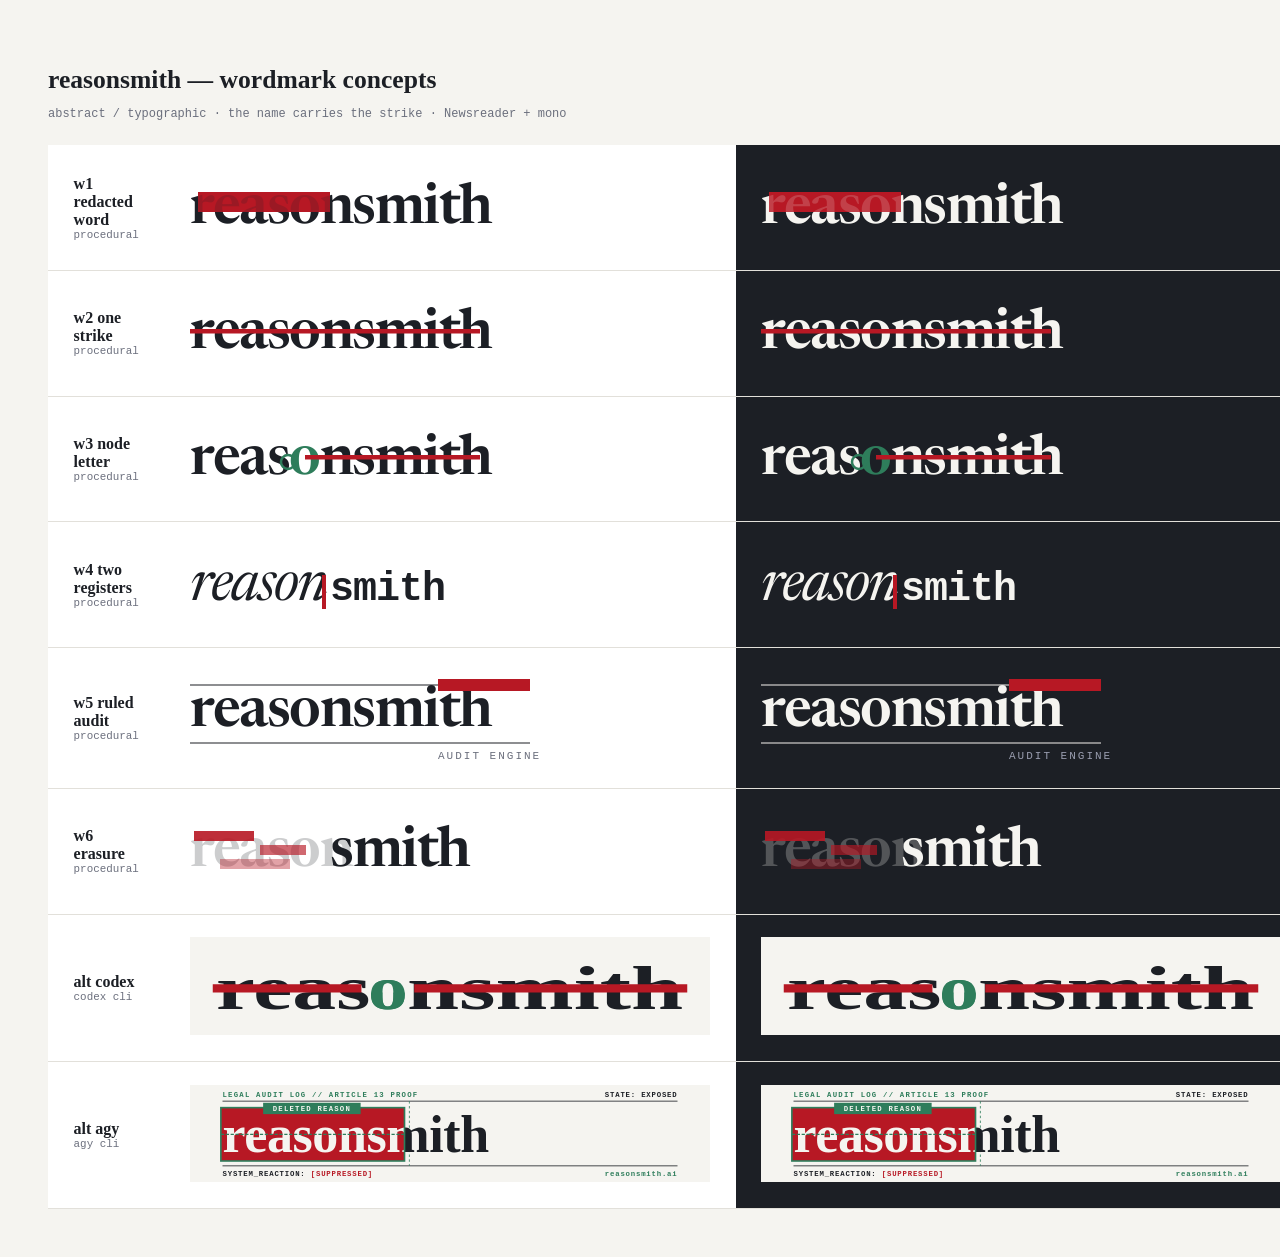
<file: brand/wordmarks.html>
<!DOCTYPE html>
<html><head><meta charset="utf-8"><title>reasonsmith — wordmark concepts</title>
<style>
  @font-face { font-family: "Newsreader"; src: url("../assets/fonts/newsreader-normal.woff2") format("woff2-variations"); font-weight: 200 800; }
  @font-face { font-family: "Newsreader"; src: url("../assets/fonts/newsreader-italic.woff2") format("woff2-variations"); font-weight: 200 800; font-style: italic; }
  body { background: #f5f4f0; color: #1c1f25; font-family: Georgia, serif; padding: 2.5rem; }
  h1 { font-size: 1.6rem; font-weight: 600; margin-bottom: 0.2rem; }
  p.sub { font-family: monospace; font-size: 0.75rem; color: #6b6f7d; margin-bottom: 1.5rem; }
  table { border-collapse: collapse; width: 100%; background: #fff; }
  td { padding: 1.4rem 1.6rem; border-bottom: 1px solid #e2e0da; vertical-align: middle; }
  td.name { font-weight: 600; width: 12rem; }
  td.name .src { display: block; font-family: monospace; font-size: 0.68rem; font-weight: 400; color: #6b6f7d; }
  td.dark { background: #1c1f25; }
  svg { display: block; }
  .w { font-family: "Newsreader", Georgia, serif; }
  .mono { font-family: ui-monospace, Menlo, Consolas, monospace; }
</style></head><body>
<h1>reasonsmith — wordmark concepts</h1>
<p class="sub">abstract / typographic · the name carries the strike · Newsreader + mono</p>
<table>

<!-- w1: redacted 'reason' — the word itself loses its reasons -->
<tr><td class="name">w1 redacted word<span class="src">procedural</span></td>
<td><svg class="w" width="520" height="80" viewBox="0 0 520 80">
  <text x="0" y="55" font-size="56" font-weight="600" letter-spacing="-1.5" fill="#1c1f25">reasonsmith</text>
  <rect x="8" y="24" width="132" height="20" fill="#b71824"/>
  <text x="0" y="55" font-size="56" font-weight="600" letter-spacing="-1.5" fill="#1c1f25" opacity="0.18">reason</text>
</svg></td>
<td class="dark"><svg class="w" width="520" height="80" viewBox="0 0 520 80">
  <text x="0" y="55" font-size="56" font-weight="600" letter-spacing="-1.5" fill="#f5f4f0">reasonsmith</text>
  <rect x="8" y="24" width="132" height="20" fill="#b71824"/>
  <text x="0" y="55" font-size="56" font-weight="600" letter-spacing="-1.5" fill="#f5f4f0" opacity="0.18">reason</text>
</svg></td></tr>

<!-- w2: strike through the whole word at x-height -->
<tr><td class="name">w2 one strike<span class="src">procedural</span></td>
<td><svg class="w" width="520" height="80" viewBox="0 0 520 80">
  <text x="0" y="55" font-size="56" font-weight="600" letter-spacing="-1.5" fill="#1c1f25">reasonsmith</text>
  <rect x="0" y="36" width="290" height="4.5" fill="#b71824"/>
</svg></td>
<td class="dark"><svg class="w" width="520" height="80" viewBox="0 0 520 80">
  <text x="0" y="55" font-size="56" font-weight="600" letter-spacing="-1.5" fill="#f5f4f0">reasonsmith</text>
  <rect x="0" y="36" width="290" height="4.5" fill="#b71824"/>
</svg></td></tr>

<!-- w3: the 'o' is a surviving node, strike across four letters -->
<tr><td class="name">w3 node letter<span class="src">procedural</span></td>
<td><svg class="w" width="520" height="80" viewBox="0 0 520 80">
  <text x="0" y="55" font-size="56" font-weight="600" letter-spacing="-1.5" fill="#1c1f25">reas<tspan fill="#2e7d5b">o</tspan>nsmith</text>
  <circle cx="98" cy="43" r="7" fill="none" stroke="#2e7d5b" stroke-width="2.5"/>
  <rect x="115" y="36" width="175" height="4.5" fill="#b71824"/>
</svg></td>
<td class="dark"><svg class="w" width="520" height="80" viewBox="0 0 520 80">
  <text x="0" y="55" font-size="56" font-weight="600" letter-spacing="-1.5" fill="#f5f4f0">reas<tspan fill="#2e7d5b">o</tspan>nsmith</text>
  <circle cx="98" cy="43" r="7" fill="none" stroke="#2e7d5b" stroke-width="2.5"/>
  <rect x="115" y="36" width="175" height="4.5" fill="#b71824"/>
</svg></td></tr>

<!-- w4: italic serif 'reason' + mono 'smith' — two registers, strike between -->
<tr><td class="name">w4 two registers<span class="src">procedural</span></td>
<td><svg width="520" height="80" viewBox="0 0 520 80">
  <text class="w" x="0" y="55" font-size="56" font-weight="400" font-style="italic" letter-spacing="-2" fill="#1c1f25">reason</text>
  <text class="mono" x="140" y="55" font-size="40" font-weight="700" letter-spacing="-1" fill="#1c1f25">smith</text>
  <rect x="132" y="30" width="4" height="34" fill="#b71824"/>
</svg></td>
<td class="dark"><svg width="520" height="80" viewBox="0 0 520 80">
  <text class="w" x="0" y="55" font-size="56" font-weight="400" font-style="italic" letter-spacing="-2" fill="#f5f4f0">reason</text>
  <text class="mono" x="140" y="55" font-size="40" font-weight="700" letter-spacing="-1" fill="#f5f4f0">smith</text>
  <rect x="132" y="30" width="4" height="34" fill="#b71824"/>
</svg></td></tr>

<!-- w5: audit stamp — word under a ruled line, strike as registration mark -->
<tr><td class="name">w5 ruled audit<span class="src">procedural</span></td>
<td><svg class="w" width="520" height="95" viewBox="0 0 520 95">
  <line x1="0" y1="14" x2="340" y2="14" stroke="#1c1f25" stroke-width="1.2"/>
  <text x="0" y="55" font-size="56" font-weight="600" letter-spacing="-1.5" fill="#1c1f25">reasonsmith</text>
  <line x1="0" y1="72" x2="340" y2="72" stroke="#1c1f25" stroke-width="1.2"/>
  <rect x="248" y="8" width="92" height="12" fill="#b71824"/>
  <text class="mono" x="248" y="88" font-size="11" letter-spacing="2" fill="#6b6f7d">AUDIT ENGINE</text>
</svg></td>
<td class="dark"><svg class="w" width="520" height="95" viewBox="0 0 520 95">
  <line x1="0" y1="14" x2="340" y2="14" stroke="#f5f4f0" stroke-width="1.2"/>
  <text x="0" y="55" font-size="56" font-weight="600" letter-spacing="-1.5" fill="#f5f4f0">reasonsmith</text>
  <line x1="0" y1="72" x2="340" y2="72" stroke="#f5f4f0" stroke-width="1.2"/>
  <rect x="248" y="8" width="92" height="12" fill="#b71824"/>
  <text class="mono" x="248" y="88" font-size="11" letter-spacing="2" fill="#9a9eb0">AUDIT ENGINE</text>
</svg></td></tr>

<!-- w6: 'reason' ghosted behind redaction bars, 'smith' solid — erasure in progress -->
<tr><td class="name">w6 erasure<span class="src">procedural</span></td>
<td><svg class="w" width="520" height="80" viewBox="0 0 520 80">
  <text x="0" y="55" font-size="56" font-weight="600" letter-spacing="-1.5" fill="#1c1f25" opacity="0.22">reason</text>
  <text x="140" y="55" font-size="56" font-weight="600" letter-spacing="-1.5" fill="#1c1f25">smith</text>
  <rect x="4" y="20" width="60" height="10" fill="#b71824" opacity="0.9"/>
  <rect x="70" y="34" width="46" height="10" fill="#b71824" opacity="0.65"/>
  <rect x="30" y="48" width="70" height="10" fill="#b71824" opacity="0.4"/>
</svg></td>
<td class="dark"><svg class="w" width="520" height="80" viewBox="0 0 520 80">
  <text x="0" y="55" font-size="56" font-weight="600" letter-spacing="-1.5" fill="#f5f4f0" opacity="0.25">reason</text>
  <text x="140" y="55" font-size="56" font-weight="600" letter-spacing="-1.5" fill="#f5f4f0">smith</text>
  <rect x="4" y="20" width="60" height="10" fill="#b71824" opacity="0.9"/>
  <rect x="70" y="34" width="46" height="10" fill="#b71824" opacity="0.65"/>
  <rect x="30" y="48" width="70" height="10" fill="#b71824" opacity="0.4"/>
</svg></td></tr>

<tr><td class="name">alt codex<span class="src">codex cli</span></td>
<td><img src="wordmark-codex.svg" width="520"></td>
<td class="dark" style="background:#1c1f25"><img src="wordmark-codex.svg" width="520"></td></tr>
<tr><td class="name">alt agy<span class="src">agy cli</span></td>
<td><img src="wordmark-agy.svg" width="520"></td>
<td class="dark" style="background:#1c1f25"><img src="wordmark-agy.svg" width="520"></td></tr>

</table>
</body></html>
</file>
<file: site/css/landing.css>
/* reasonsmith landing — forensic dossier identity
   Tokens + layout. One accent (deletion red), tinted neutrals, serif display. */

@font-face {
  font-family: "Newsreader";
  src: url("../../assets/fonts/newsreader-normal.woff2") format("woff2-variations");
  font-weight: 200 800;
  font-style: normal;
  font-display: swap;
}
@font-face {
  font-family: "Newsreader";
  src: url("../../assets/fonts/newsreader-italic.woff2") format("woff2-variations");
  font-weight: 200 800;
  font-style: italic;
  font-display: swap;
}

:root {
  --font-serif: "Newsreader", Georgia, "Times New Roman", serif;
  --font-mono: ui-monospace, SFMono-Regular, Menlo, Monaco, Consolas, monospace;

  --paper: oklch(96.6% 0.005 95);
  --surface: oklch(99.2% 0.003 95);
  --ink: oklch(24% 0.012 260);
  --ink-muted: oklch(45% 0.012 260);
  --ink-faint: oklch(56% 0.01 260);
  --line: oklch(88% 0.007 260);
  --line-strong: oklch(72% 0.01 260);
  --neutral-soft: oklch(95.5% 0.005 260);

  --accent: oklch(50% 0.19 25);
  --accent-deep: oklch(38% 0.14 25);
  --accent-soft: oklch(94.5% 0.025 25);
  --accent-line: oklch(80% 0.07 25);

  --ok: oklch(44% 0.11 155);
  --ok-soft: oklch(94.5% 0.03 155);
  --ok-line: oklch(82% 0.06 155);

  --step--1: clamp(0.80rem, 0.77rem + 0.15vw, 0.90rem);
  --step-0: clamp(1.00rem, 0.95rem + 0.25vw, 1.13rem);
  --step-1: clamp(1.25rem, 1.15rem + 0.5vw, 1.55rem);
  --step-2: clamp(1.60rem, 1.35rem + 1.2vw, 2.30rem);
  --step-3: clamp(2.10rem, 1.60rem + 2.4vw, 3.60rem);
  --display: clamp(2.60rem, 1.60rem + 4.8vw, 5.60rem);

  --space-2xs: 0.5rem;
  --space-xs: 0.75rem;
  --space-s: 1rem;
  --space-m: 1.5rem;
  --space-l: 2.5rem;
  --space-xl: 4rem;
  --space-2xl: 6rem;

  --dur-fast: 0.18s;
  --dur-base: 0.4s;
  --ease-out: cubic-bezier(0.22, 1, 0.36, 1);
  --ease-snap: cubic-bezier(0.16, 1, 0.3, 1);

  --radius: 6px;
  --gutter: clamp(1rem, 0.6rem + 1.6vw, 2.5rem);
}

* { box-sizing: border-box; margin: 0; padding: 0; }

html { scroll-behavior: smooth; }
@media (prefers-reduced-motion: reduce) {
  html { scroll-behavior: auto; }
}

body {
  font-family: var(--font-serif);
  font-optical-sizing: auto;
  background-color: var(--paper);
  color: var(--ink);
  line-height: 1.6;
  font-size: var(--step-0);
  overflow-x: hidden;
}

.mono, code {
  font-family: var(--font-mono);
  font-variant-numeric: tabular-nums;
}
code { font-size: 0.92em; }

::selection { background: var(--accent); color: var(--surface); }

:focus-visible { outline: 2px solid var(--accent); outline-offset: 3px; }

.skip-link {
  position: fixed;
  left: -9999px;
  top: 0;
  z-index: 40;
  background: var(--ink);
  color: var(--surface);
  font-family: var(--font-mono);
  font-size: var(--step--1);
  padding: var(--space-2xs) var(--space-s);
}
.skip-link:focus { left: var(--space-s); top: var(--space-s); }

/* ---- WebGL canvas: fixed, behind the DOM -------------------------------- */

#gl {
  position: fixed;
  inset: 0;
  width: 100%;
  height: 100%;
  z-index: 0;
  pointer-events: none;
}

main, .site-head, .colophon { position: relative; z-index: 1; }

/* ---- progress rail ------------------------------------------------------- */

.progress-rail {
  position: fixed;
  right: var(--space-s);
  top: 50%;
  transform: translateY(-50%);
  z-index: 20;
  display: flex;
  flex-direction: column;
  align-items: center;
  gap: var(--space-2xs);
}
.rail-label {
  font-family: var(--font-mono);
  font-size: 0.62rem;
  letter-spacing: 0.14em;
  color: var(--ink-faint);
  writing-mode: vertical-rl;
}
.rail-track {
  width: 2px;
  height: 30vh;
  background: var(--line);
  position: relative;
}
.rail-fill {
  position: absolute;
  top: 0;
  left: 0;
  width: 100%;
  height: 100%;
  background: var(--accent);
  transform: scaleY(0);
  transform-origin: top;
}
@media (max-width: 900px) { .progress-rail { display: none; } }

/* ---- header --------------------------------------------------------------- */

.site-head {
  position: fixed;
  top: 0;
  left: 0;
  right: 0;
  z-index: 30;
  display: flex;
  justify-content: space-between;
  align-items: center;
  padding: var(--space-s) var(--gutter);
  background: color-mix(in oklch, var(--paper) 88%, transparent);
  backdrop-filter: blur(8px);
  border-bottom: 1px solid var(--line);
}
.brand {
  display: flex;
  align-items: center;
  gap: var(--space-2xs);
  color: var(--ink);
  text-decoration: none;
}
.brand-mark { width: 1.6rem; height: 1.6rem; flex-shrink: 0; }
.brand-mark .mark-live { fill: var(--ok); }
.brand-mark .mark-strike { fill: var(--accent); }
.brand-word {
  font-family: var(--font-serif);
  font-weight: 600;
  font-size: 1.15rem;
  letter-spacing: -0.01em;
}
.brand-sub {
  font-family: var(--font-mono);
  color: var(--ink-faint);
  font-weight: 400;
  font-size: 0.72rem;
  letter-spacing: 0.08em;
}
.site-nav {
  display: flex;
  gap: var(--space-m);
  font-family: var(--font-mono);
  font-size: 0.78rem;
}
.site-nav a {
  color: var(--ink-muted);
  text-decoration: none;
  padding: 0.3rem 0;
  border-bottom: 1px solid transparent;
  transition: color var(--dur-fast) var(--ease-out);
}
.site-nav a:hover { color: var(--accent); border-bottom-color: var(--accent); }
.site-nav .nav-report {
  color: var(--accent-deep);
  font-weight: 700;
  border: 1px solid var(--accent-line);
  border-radius: var(--radius);
  padding: 0.3rem 0.7rem;
}
.site-nav .nav-report:hover { background: var(--accent-soft); }
.site-nav .nav-github {
  display: inline-flex;
  align-items: center;
  color: var(--ink-muted);
}
.site-nav .nav-github:hover { color: var(--accent); }
@media (max-width: 700px) {
  .site-nav a:not(.nav-report):not(.nav-github) { display: none; }
}

/* ---- hero ----------------------------------------------------------------- */

.hero {
  min-height: 100svh;
  display: flex;
  flex-direction: column;
  justify-content: center;
  padding: var(--space-2xl) var(--gutter) var(--space-xl);
  max-width: 1200px;
}
.kicker {
  font-family: var(--font-mono);
  font-size: var(--step--1);
  letter-spacing: 0.16em;
  text-transform: uppercase;
  color: var(--accent-deep);
  margin-bottom: var(--space-m);
}
.hero-title {
  font-size: var(--display);
  font-weight: 600;
  line-height: 1.02;
  letter-spacing: -0.025em;
  max-width: 14ch;
  text-wrap: balance;
}
.hero-title em {
  font-style: italic;
  font-weight: 400;
  color: var(--accent-deep);
}
.abstract {
  margin-top: var(--space-xl);
  max-width: 56ch;
  padding-top: var(--space-m);
  border-top: 1px solid var(--line-strong);
}
.abstract-label {
  font-family: var(--font-mono);
  font-size: 0.72rem;
  letter-spacing: 0.14em;
  text-transform: uppercase;
  color: var(--ink-faint);
  margin-bottom: var(--space-2xs);
}
.abstract p:last-child {
  font-size: var(--step-1);
  line-height: 1.5;
  color: var(--ink-muted);
  text-wrap: pretty;
}
.hero-hint {
  margin-top: var(--space-xl);
  font-size: 0.72rem;
  letter-spacing: 0.14em;
  text-transform: uppercase;
  color: var(--ink-faint);
}

/* ---- beats ---------------------------------------------------------------- */

.beat {
  min-height: 100svh;
  display: flex;
  align-items: center;
  padding: var(--space-2xl) var(--gutter);
}
.beat-inner {
  max-width: 620px;
  background: color-mix(in oklch, var(--surface) 92%, transparent);
  border: 1px solid var(--line-strong);
  border-radius: var(--radius);
  padding: var(--space-l);
  box-shadow: 0 1px 0 var(--line);
}
.beat:nth-of-type(even) .beat-inner { margin-left: auto; }
.beat-index {
  font-size: 0.72rem;
  letter-spacing: 0.16em;
  text-transform: uppercase;
  color: var(--accent-deep);
  margin-bottom: var(--space-s);
}
.beat h2, .hscroll-head h2 {
  font-size: var(--step-3);
  font-weight: 600;
  line-height: 1.05;
  letter-spacing: -0.02em;
  margin-bottom: var(--space-m);
  text-wrap: balance;
}
.beat h2 .accent { color: var(--accent); font-style: italic; }
.beat-copy {
  color: var(--ink-muted);
  max-width: 58ch;
  text-wrap: pretty;
  margin-bottom: var(--space-m);
}
/* Body links carried the UA default blue, the one colour outside the palette. Same accent as
   the footer links, underlined off the baseline so it still reads as a link in running text. */
.beat-copy a {
  color: var(--accent-deep);
  text-underline-offset: 0.18em;
  text-decoration-thickness: 1px;
}
.beat-copy a:hover { color: var(--accent); }

.case-meta {
  display: grid;
  grid-template-columns: 1fr 1fr;
  gap: var(--space-2xs) var(--space-m);
  font-size: var(--step--1);
  border-top: 1px dashed var(--line);
  padding-top: var(--space-s);
}
.case-meta div { display: flex; flex-direction: column; }
.case-meta dt {
  font-size: 0.68rem;
  letter-spacing: 0.12em;
  text-transform: uppercase;
  color: var(--ink-faint);
}
.case-meta dd { color: var(--ink); }

/* ---- the deletion: reason audit ------------------------------------------- */

#deletion .beat-inner {
  margin-left: auto;
  max-width: 680px;
}
.reason-audit {
  list-style: none;
  margin: var(--space-m) 0;
  font-size: 0.82rem;
}
.reason-audit li {
  position: relative;
  display: flex;
  align-items: baseline;
  gap: var(--space-2xs);
  padding: 0.4rem 0.5rem;
  margin-bottom: 0.3rem;
  border-radius: 4px;
}
.ra-live {
  background: var(--ok-soft);
  border: 1px solid var(--ok-line);
  color: var(--ok);
}
.ra-deleted {
  background: var(--accent-soft);
  border: 1px solid var(--accent-line);
  color: var(--accent-deep);
}
.ra-deleted::after {
  content: "";
  position: absolute;
  left: 0.3rem;
  right: 0.3rem;
  top: 50%;
  height: 2px;
  background: var(--accent);
  transform: scaleX(var(--strike, 0));
  transform-origin: left center;
}
.ra-tag {
  font-size: 0.62rem;
  font-weight: 700;
  letter-spacing: 0.08em;
  text-transform: uppercase;
  padding: 0.08rem 0.35rem;
  border-radius: 3px;
  white-space: nowrap;
}
.ra-live .ra-tag { background: var(--ok); color: var(--surface); }
.ra-deleted .ra-tag { background: var(--accent); color: var(--surface); }
.ra-score { margin-left: auto; color: var(--ink-faint); font-size: 0.72rem; }

.values-bar {
  display: flex;
  flex-wrap: wrap;
  gap: var(--space-m);
  border: 1px solid var(--line);
  border-radius: 4px;
  padding: 0.5rem 0.75rem;
  font-size: var(--step--1);
  background: var(--surface);
}
.values-bar .gap { color: var(--accent); font-weight: 700; }

/* ---- terminal / budget blocks ---------------------------------------------- */

.terminal {
  border: 1px solid var(--line);
  border-left: 3px solid var(--accent);
  border-radius: 4px;
  background: var(--surface);
  padding: var(--space-s) var(--space-m);
  font-size: var(--step--1);
  line-height: 1.55;
  white-space: pre-wrap;
  overflow-wrap: anywhere;
  margin: var(--space-m) 0;
}

/* ---- horizontal: regulations ---------------------------------------------- */

.hscroll {
  padding: var(--space-2xl) 0 var(--space-xl);
  overflow: hidden;
}
.hscroll-head {
  padding: 0 var(--gutter) var(--space-l);
  max-width: 1200px;
}
.track-wrap { overflow-x: auto; scroll-snap-type: x mandatory; }
.track-wrap.is-pinned { overflow: hidden; scroll-snap-type: none; }
.track {
  display: flex;
  gap: var(--space-m);
  padding: 0 var(--gutter);
  width: max-content;
}
.panel {
  width: min(26rem, 82vw);
  flex-shrink: 0;
  background: var(--surface);
  border: 1px solid var(--line-strong);
  border-radius: var(--radius);
  padding: var(--space-l);
  display: flex;
  flex-direction: column;
  gap: var(--space-2xs);
}
.panel-no {
  font-size: 0.72rem;
  letter-spacing: 0.16em;
  color: var(--accent-deep);
}
.panel h3 {
  font-size: var(--step-2);
  font-weight: 600;
  letter-spacing: -0.015em;
  line-height: 1.1;
}
.panel-law {
  font-size: 0.72rem;
  letter-spacing: 0.1em;
  text-transform: uppercase;
  color: var(--ink-faint);
  padding-bottom: var(--space-2xs);
  border-bottom: 1px dashed var(--line);
  margin-bottom: var(--space-2xs);
}
.panel p:last-child {
  color: var(--ink-muted);
  font-size: var(--step--1);
  text-wrap: pretty;
}
@media (max-width: 700px) {
  .track-wrap { overflow-x: auto; scroll-snap-type: x mandatory; }
  .panel { scroll-snap-align: start; }
}

/* ---- lattice --------------------------------------------------------------- */

.lattice-strip {
  display: flex;
  align-items: center;
  flex-wrap: wrap;
  gap: var(--space-2xs);
  margin: var(--space-m) 0;
  font-size: var(--step--1);
}
.ls-rung {
  display: inline-flex;
  align-items: center;
  gap: var(--space-2xs);
}
.ls-step {
  padding: 0.25rem 0.7rem;
  border-radius: 4px;
  border: 1px solid var(--line);
  color: var(--ink-faint);
  background: var(--surface);
}
.ls-observed { background: var(--ok); border-color: var(--ok); color: var(--surface); font-weight: 700; }
/* recounted is a rung the engine reaches but a system's own account earns: solid like the rungs
   either side, ink-on-paper rather than filled, so it reads as ranked and not as a caveat. */
.ls-recounted { border-color: var(--line-strong); color: var(--ink); font-weight: 700; }
.ls-probed { background: var(--ink); border-color: var(--ink); color: var(--surface); font-weight: 700; }
.ls-proved { background: var(--ink); border-color: var(--ink); color: var(--surface); font-weight: 700; }
.ls-unattainable { border-style: dashed; color: var(--accent-deep); border-color: var(--accent-line); }
.ls-arrow { color: var(--line-strong); }

.report-cta { margin-top: var(--space-l); }
.report-link {
  display: inline-flex;
  flex-direction: column;
  gap: 0.2rem;
  text-decoration: none;
  color: var(--ink);
  font-size: var(--step-1);
  font-weight: 600;
  letter-spacing: -0.01em;
  border: 1px solid var(--line-strong);
  border-radius: var(--radius);
  padding: var(--space-m) var(--space-l);
  background: var(--surface);
  transition: border-color var(--dur-fast) var(--ease-out),
    transform var(--dur-fast) var(--ease-out);
}
.report-link .mono { font-size: 0.78rem; color: var(--accent-deep); font-weight: 400; }
.report-link:hover {
  border-color: var(--accent);
  transform: translateY(-2px);
}

/* ---- colophon -------------------------------------------------------------- */

.colophon {
  border-top: 1px solid var(--line-strong);
  background: var(--neutral-soft);
  padding: var(--space-xl) var(--gutter) var(--space-m);
}
.colophon-grid {
  display: grid;
  grid-template-columns: repeat(auto-fit, minmax(220px, 1fr));
  gap: var(--space-l);
  max-width: 1200px;
  margin-bottom: var(--space-l);
}
.foot-label {
  font-size: 0.68rem;
  letter-spacing: 0.14em;
  text-transform: uppercase;
  color: var(--ink-faint);
  margin-bottom: var(--space-2xs);
}
.foot-copy {
  font-size: var(--step--1);
  color: var(--ink-muted);
  line-height: 1.6;
}
.foot-copy a { color: var(--accent-deep); }
.foot-line {
  font-size: 0.68rem;
  letter-spacing: 0.12em;
  color: var(--ink-faint);
  border-top: 1px solid var(--line);
  padding-top: var(--space-s);
}

/* ---- reveals (JS-gated; no-JS shows everything) ---------------------------- */

.will-reveal .reveal {
  opacity: 0;
  transform: translateY(16px);
}
.will-reveal .reveal.in {
  opacity: 1;
  transform: none;
  transition: opacity var(--dur-base) var(--ease-out),
    transform var(--dur-base) var(--ease-out);
}

/* ---- reduced motion -------------------------------------------------------- */

@media (prefers-reduced-motion: reduce) {
  .will-reveal .reveal { opacity: 1; transform: none; }
  .ra-deleted::after { transform: scaleX(1); }
}

/* ---- print ------------------------------------------------------------------ */

@media print {
  #gl, .progress-rail, .site-head { display: none; }
  body { background: #ffffff; }
  .beat, .hero { min-height: 0; padding: var(--space-l) 0; }
  .beat-inner { border: 1px solid oklch(30% 0.012 260); }
  .ra-deleted::after { transform: scaleX(1) !important; }
  .track { flex-wrap: wrap; width: auto; }
}
</file>
